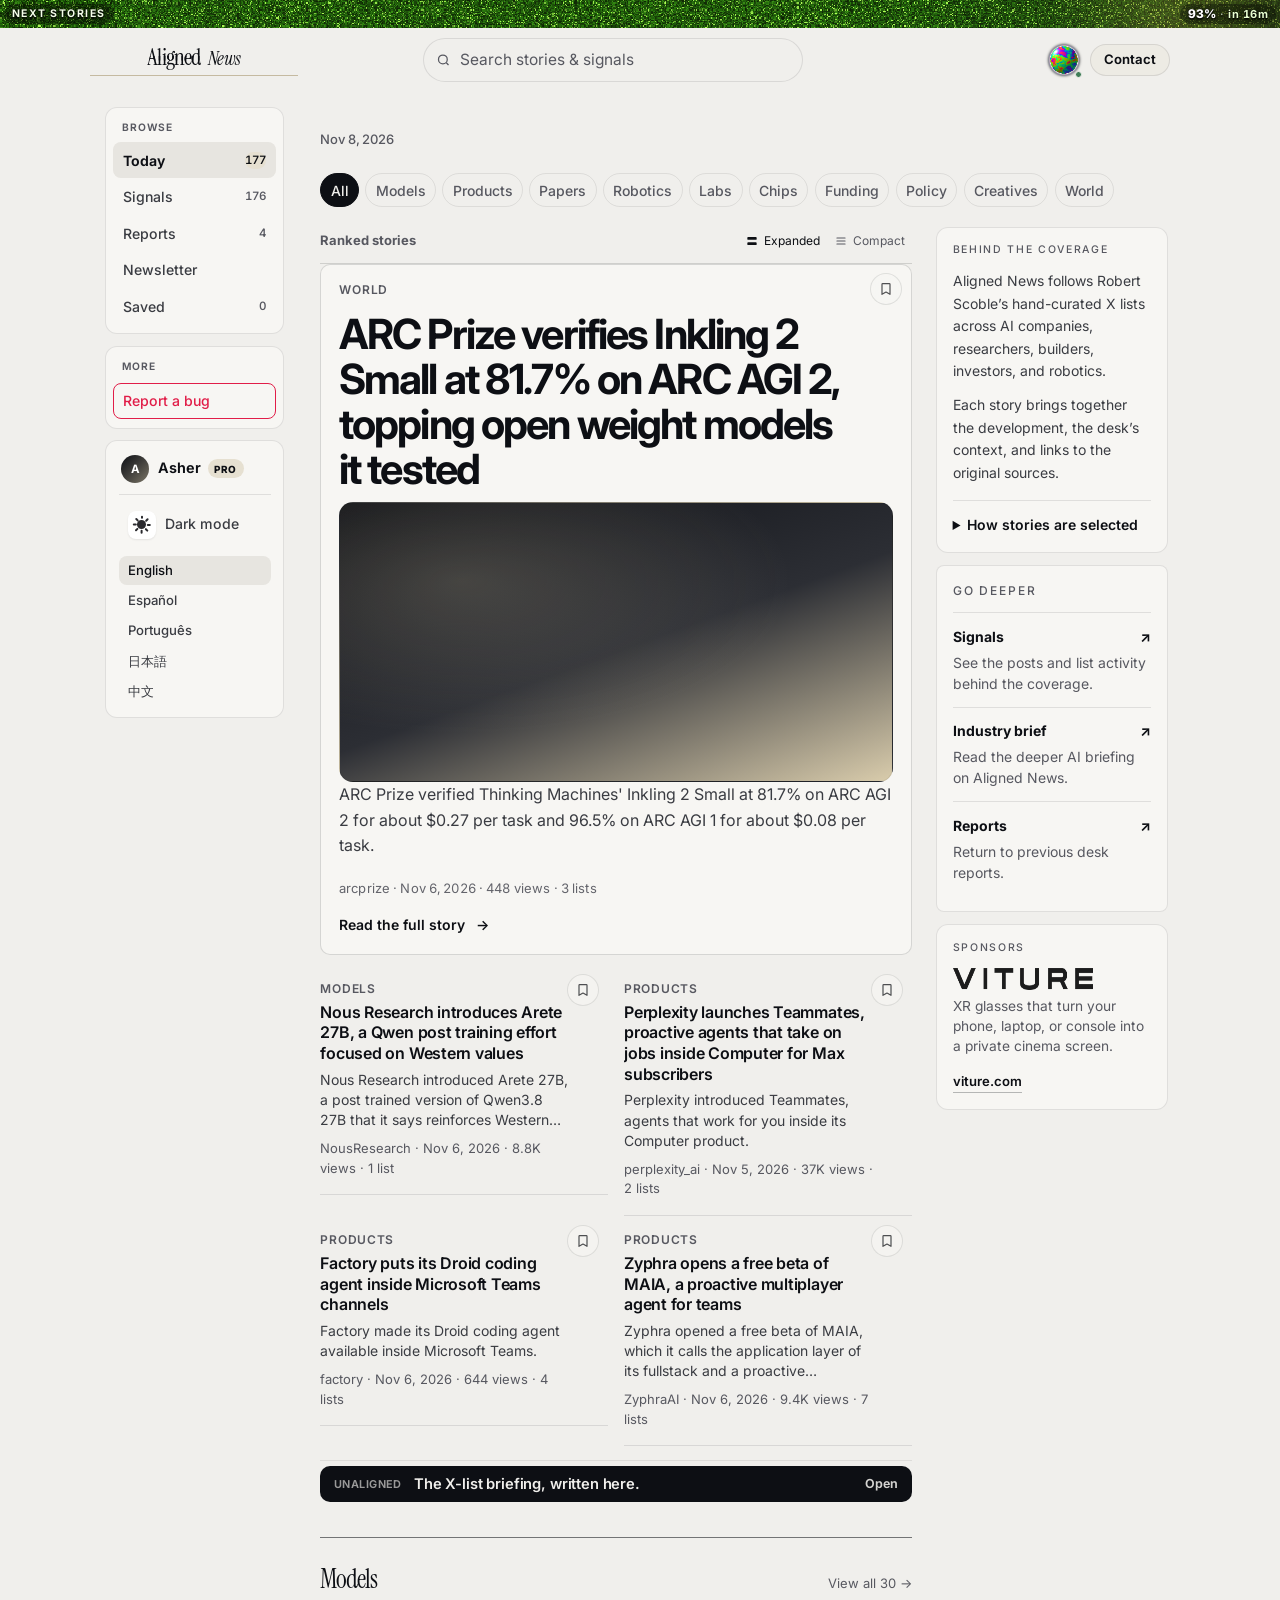
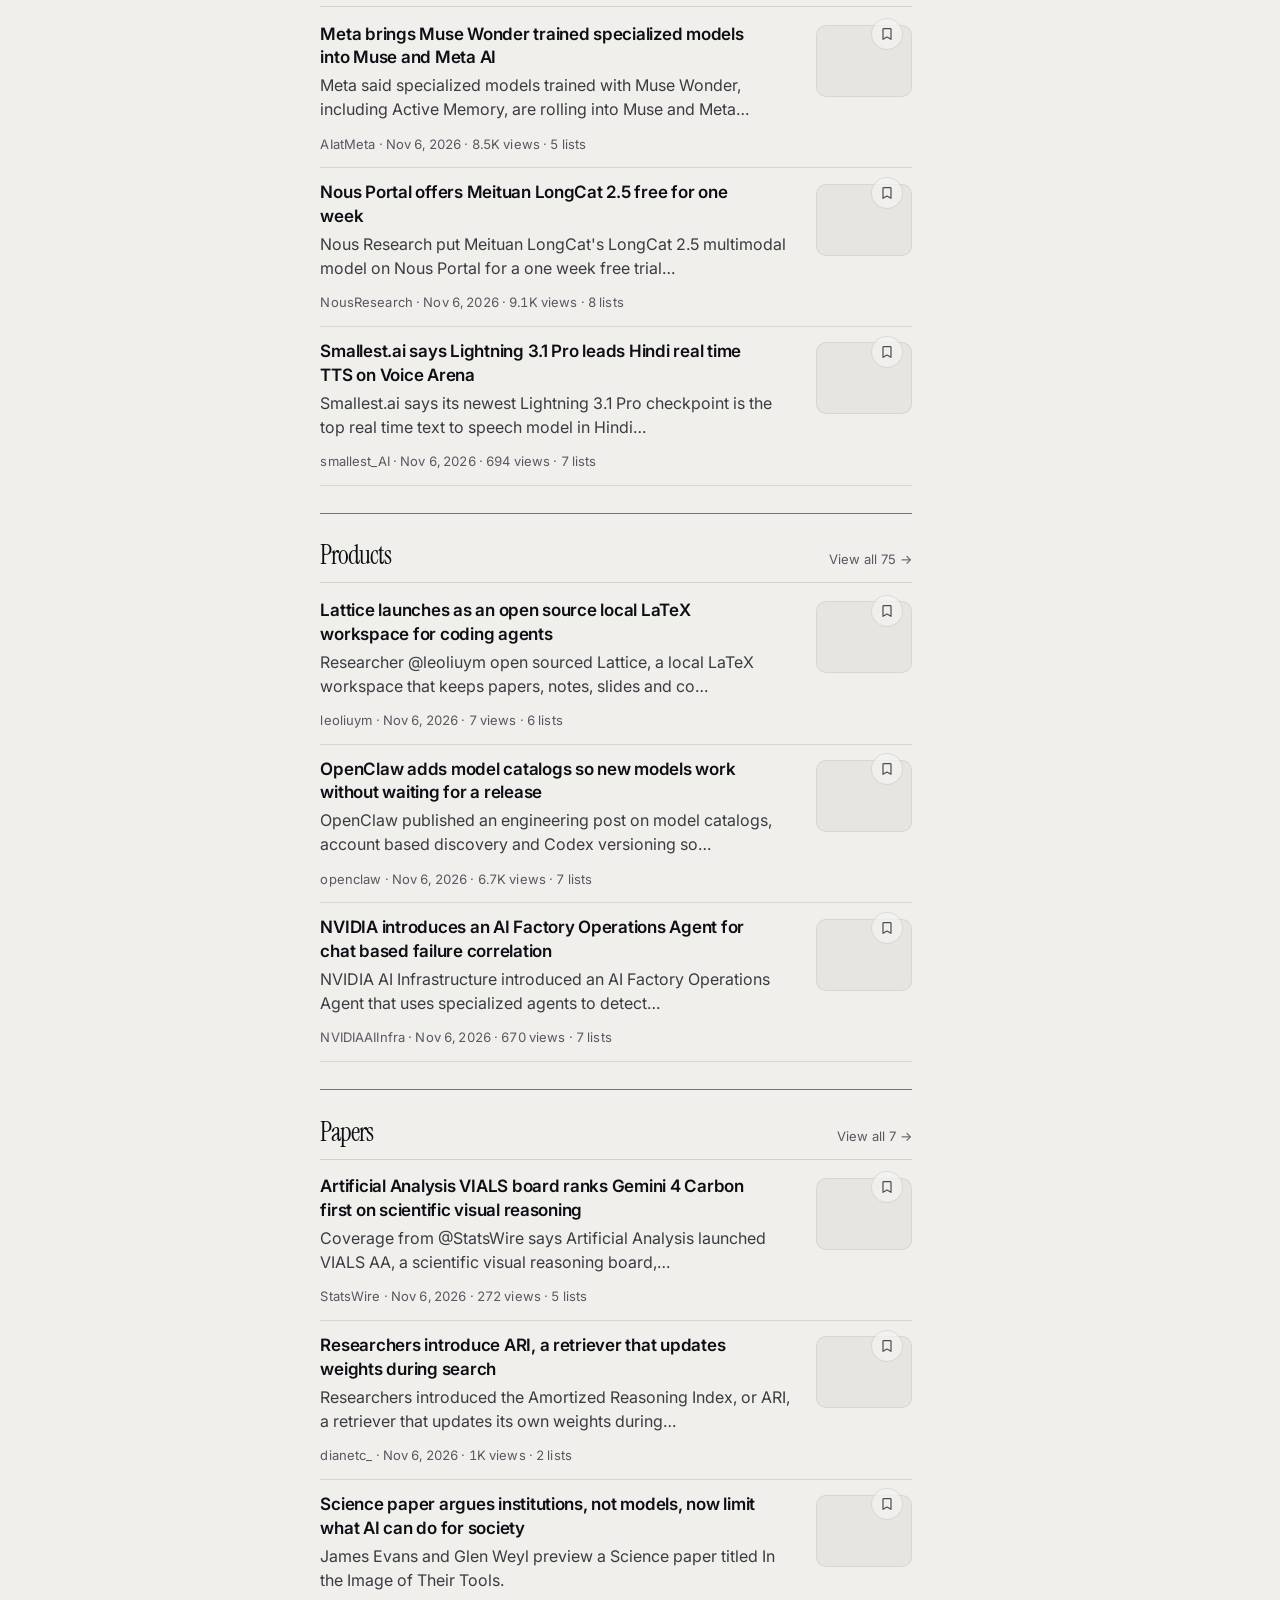
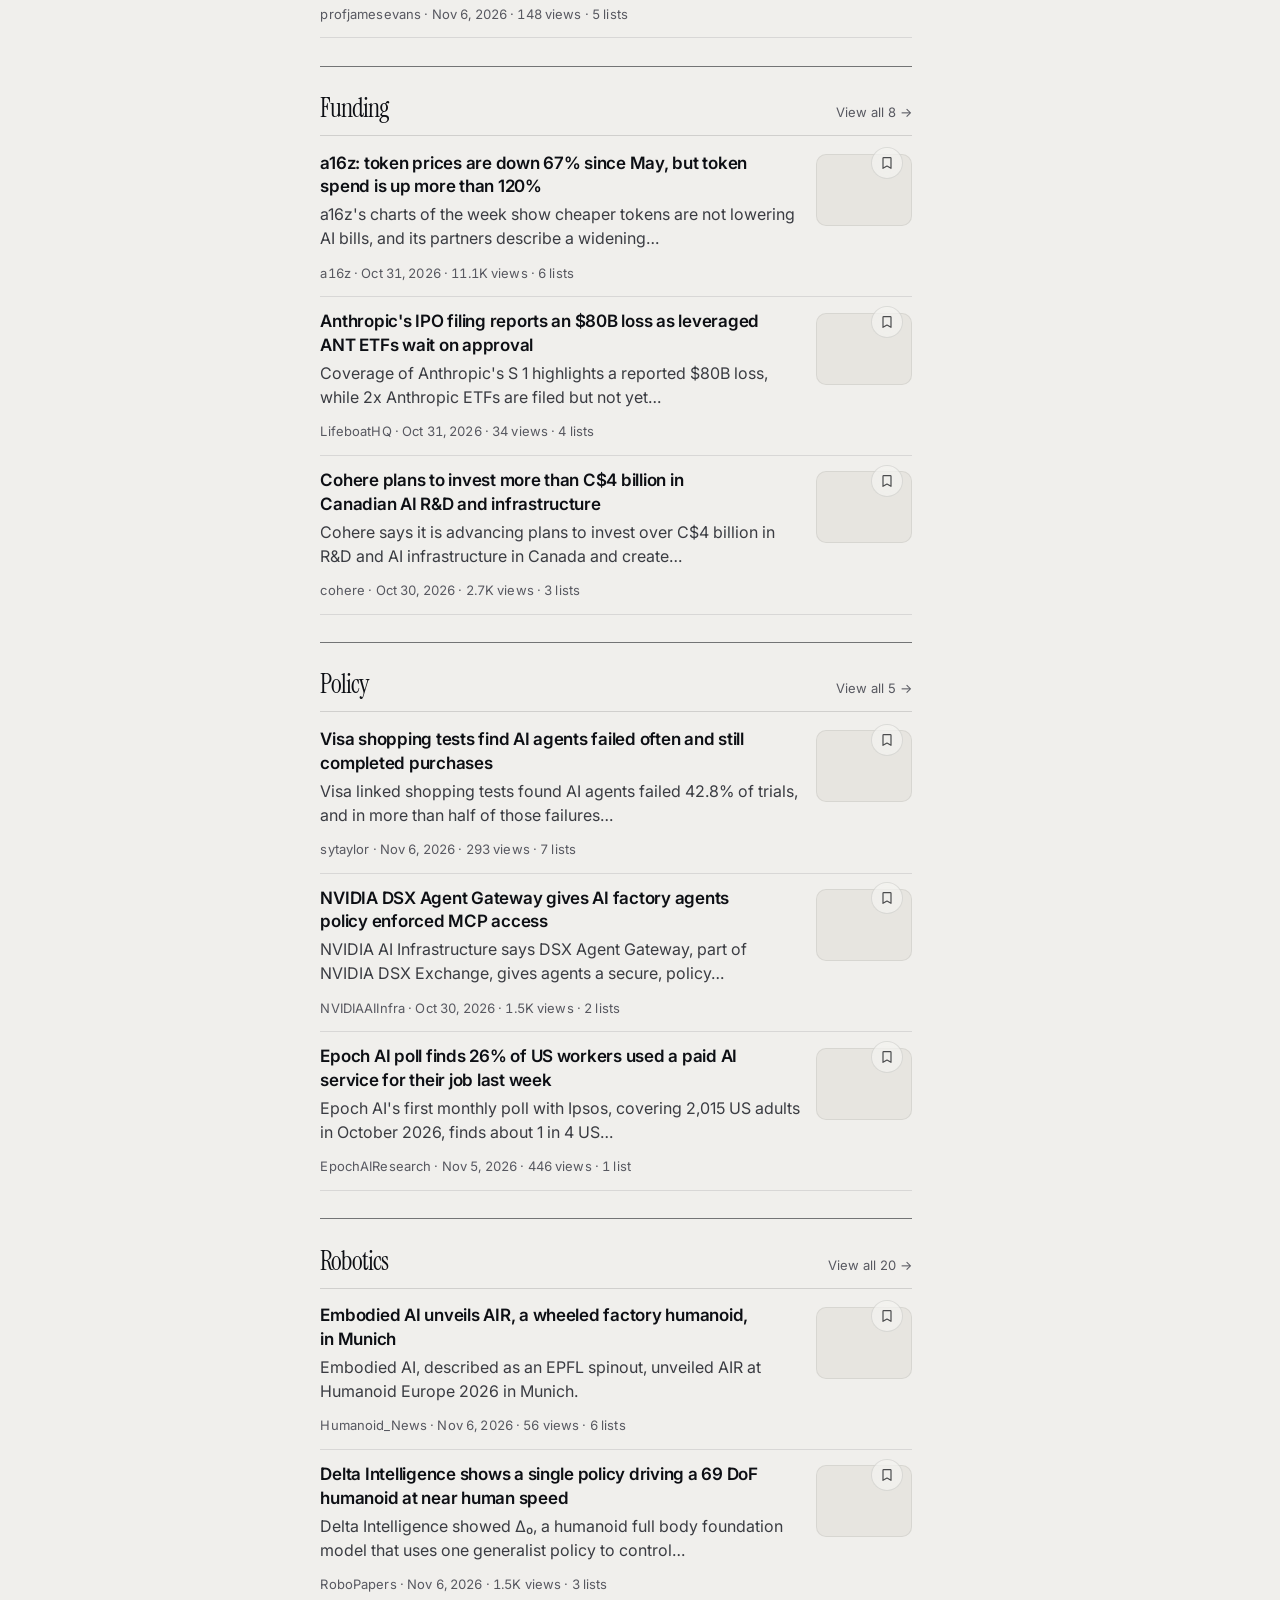
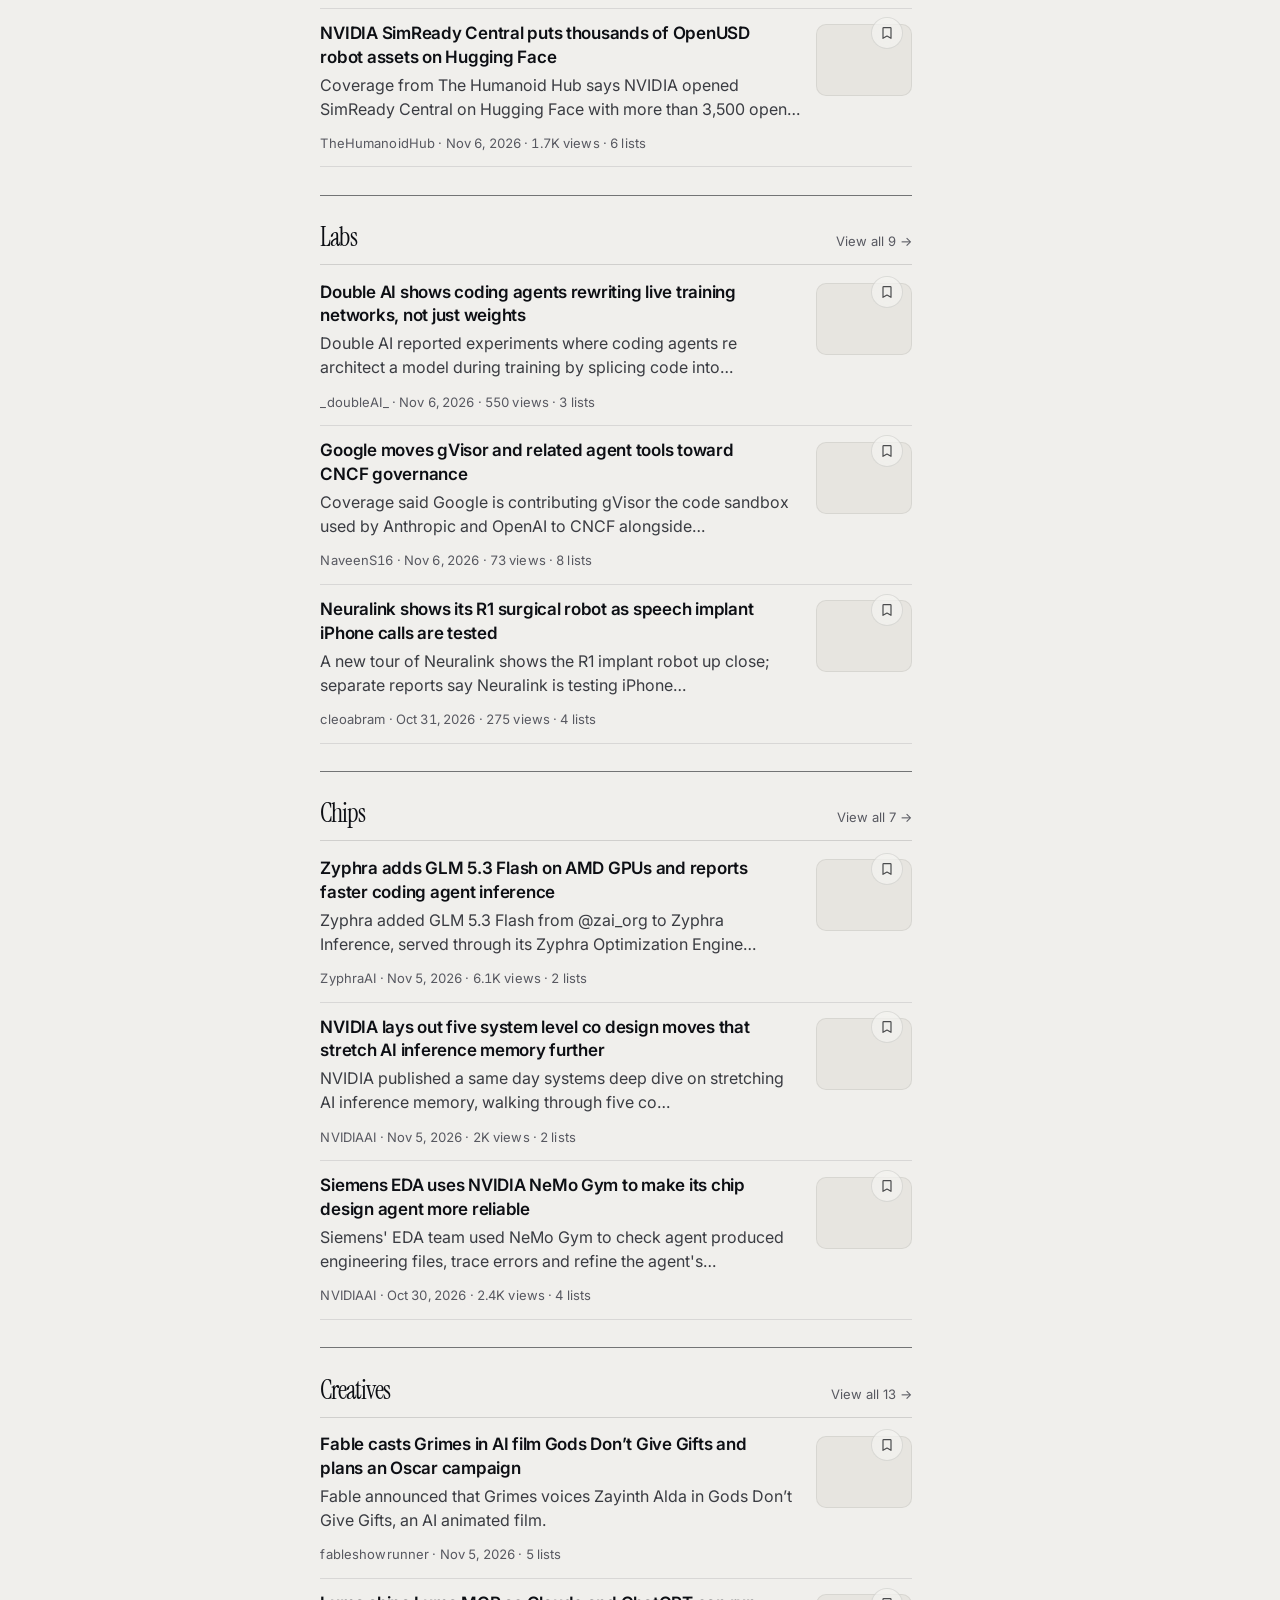
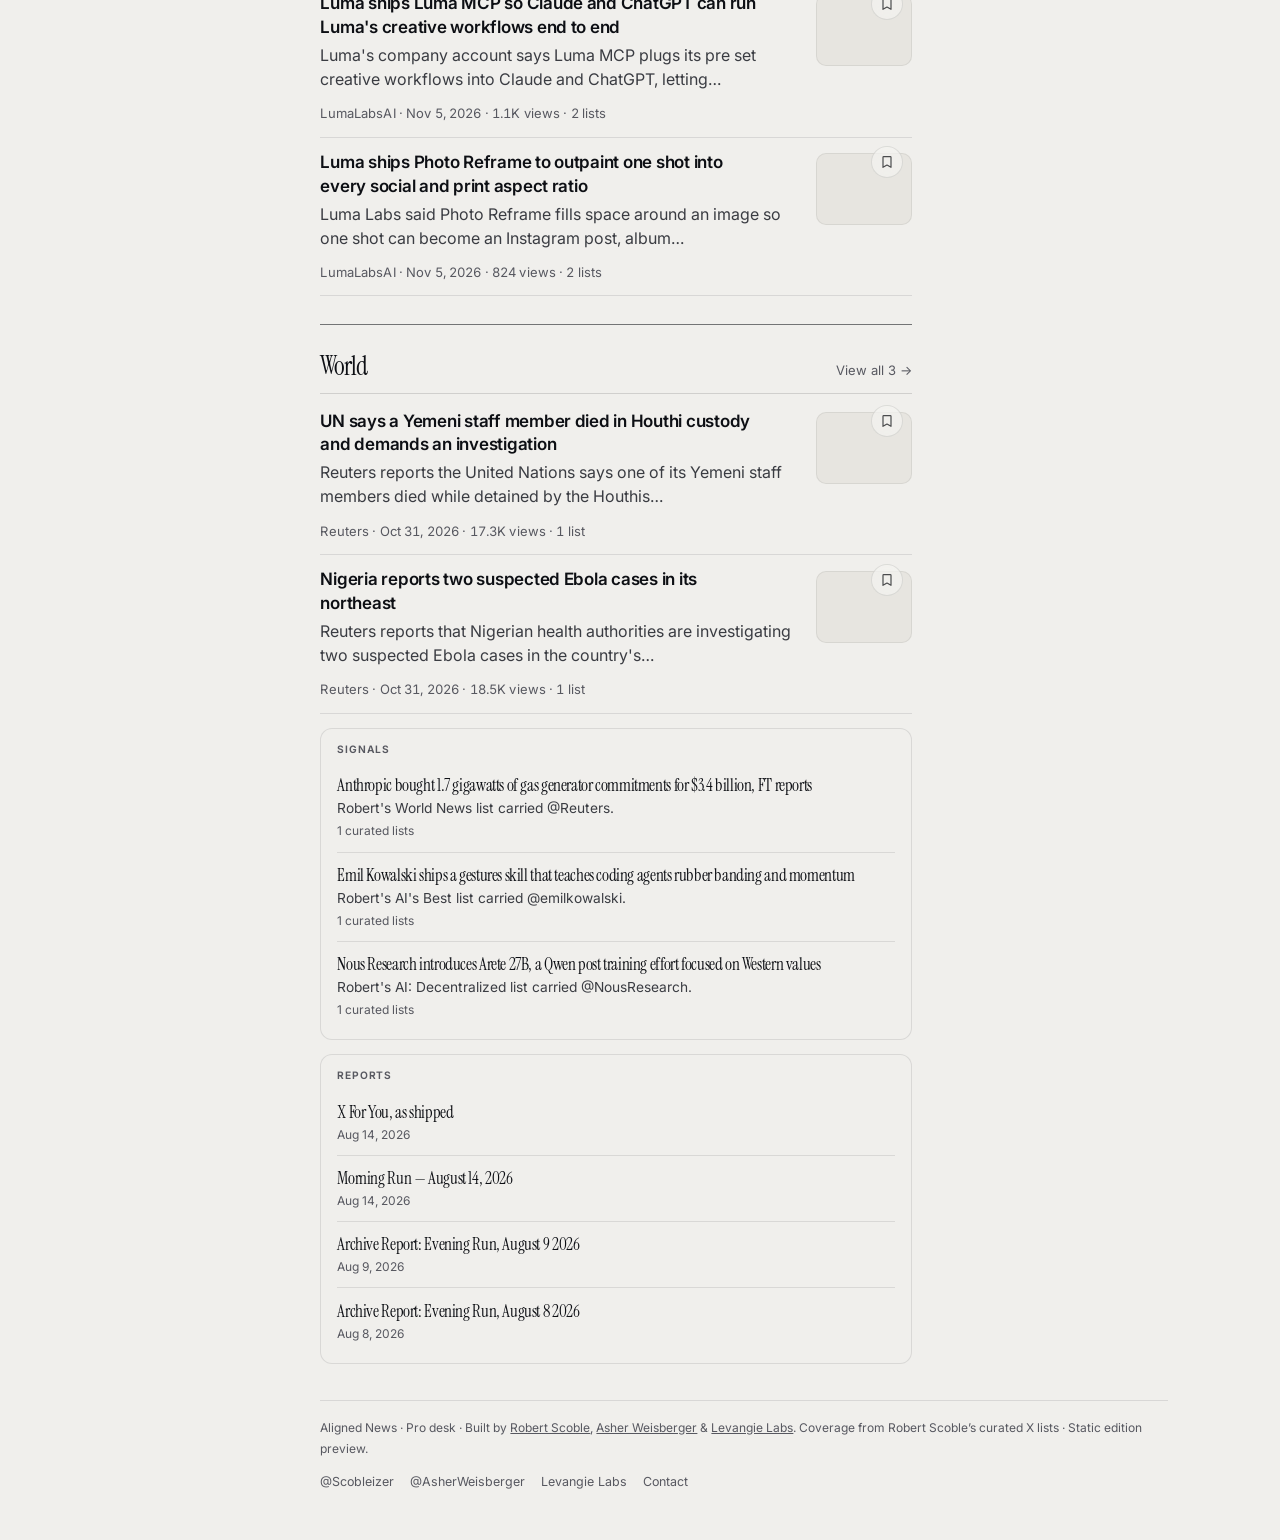
<file: index.html>
<!DOCTYPE html>
<html lang="en" data-desk-shell="1">
<head>
<meta charset="UTF-8" />
<meta name="viewport" content="width=device-width, initial-scale=1, viewport-fit=cover" />
<meta name="theme-color" content="#F0EFEC" />
<meta name="mobile-web-app-capable" content="yes" />
<meta name="apple-mobile-web-app-capable" content="yes" />
<meta name="apple-mobile-web-app-title" content="Aligned News" />
<meta name="apple-mobile-web-app-status-bar-style" content="default" />
<link rel="apple-touch-icon" href="icons/apple-touch-icon.png?v=an321" />
<link rel="manifest" href="manifest.json?v=an321" />
<title>Today · Aligned News</title>
<meta name="description" content="Aligned News — AI signal from 63 curated X lists. Ranked from Scoble’s lists, not ads." />
<link rel="icon" href="data:image/svg+xml,%3Csvg xmlns='http://www.w3.org/2000/svg' viewBox='0 0 64 64'%3E%3Crect width='64' height='64' rx='14' fill='%230D0F14'/%3E%3Cpath d='M18 42 L32 14 L46 42 Z' fill='none' stroke='%23fff' stroke-width='4.5' stroke-linejoin='round'/%3E%3Ccircle cx='32' cy='46' r='3.2' fill='%23fff'/%3E%3C/svg%3E" />
<link rel="preconnect" href="https://fonts.googleapis.com" />
<link rel="preconnect" href="https://fonts.gstatic.com" crossorigin />
<link href="https://fonts.googleapis.com/css2?family=Instrument+Serif:ital,wght@0,400;0,500;1,400;1,500&family=Inter:wght@400;500;600;700;800&family=Source+Serif+4:opsz,wght@8..60,400;8..60,600;8..60,700&display=swap" rel="stylesheet" />
<style id="an218-fonts">html:not(.fonts-ready) .brand-align-half,html:not(.fonts-ready) .brand-align-sub em{opacity:0!important;animation:none!important;visibility:hidden!important}</style>
<script>(function(){function r(){document.documentElement.classList.add("fonts-ready")}try{if(document.fonts&&document.fonts.ready)document.fonts.ready.then(r);else r()}catch(e){r()}setTimeout(r,1600)})();</script>
<link rel="stylesheet" href="styles.css?v=an321" />
</head>
<body data-page="today">
<a class="reader-skip" href="#main-content">Skip to stories</a>
  <div class="load-bar" id="loadBar" hidden aria-hidden="true"><div class="load-bar-inner"></div></div>

<div class="app">
    <header class="topbar">
      <button class="menu-btn" id="menuToggle" type="button" aria-label="Open menu" data-i18n-aria="open_menu" aria-expanded="false">
        <svg width="18" height="18" viewBox="0 0 24 24" fill="none" stroke="currentColor" stroke-width="2"><path d="M4 7h16M4 12h16M4 17h16"/></svg>
      </button>
      <a class="brand brand-align" href="index.html" aria-label="Aligned News">
        <span class="brand-align-mark" aria-hidden="true">
          <span class="brand-align-half brand-align-top">Aligned</span>
          <span class="brand-align-half brand-align-bot">Aligned</span>
        </span>
        <span class="brand-align-sub full"><em>News</em></span>
      </a>
      <p class="brand-tagline" title="Product promise" data-i18n="tagline">AI signal from 63 curated X lists</p>
      <div class="top-search">
        <svg width="15" height="15" viewBox="0 0 24 24" fill="none" stroke="currentColor" stroke-width="2" aria-hidden="true"><circle cx="11" cy="11" r="7"/><path d="M20 20l-3.5-3.5"/></svg>
        <label class="sr-only" for="searchInput" data-i18n="search_label">Search</label>
        <input id="searchInput" type="search" placeholder="Search stories &amp; signals" data-i18n-placeholder="search_ph" autocomplete="off" />
      </div>
      <div class="top-actions">
        <div class="think-status" id="thinkStatus" hidden aria-live="polite" aria-hidden="true">
          <span class="think-status-dot" aria-hidden="true"></span>
          <span class="think-status-text" id="thinkStatusText" data-i18n="loading">Loading…</span>
        </div>
        <div class="live-pill" id="livePill" title="Live desk" data-i18n-title="live_desk">
          <span class="live-dot" aria-hidden="true"></span>
          <span class="live-label">LIVE</span>
          <span class="live-time" id="liveTime">…</span>
        </div>
        <button type="button" class="tool-toggle chrome-toggle" id="chromeToggle" aria-pressed="false" title="Hide desk for more feed space">Focus</button>
        <button type="button" class="gm-widget" id="godModeWidget" aria-label="Open God Mode" title="God Mode">
          <span class="gm-widget-atm" aria-hidden="true"></span>
          <canvas class="gm-widget-globe" width="72" height="72" aria-hidden="true"></canvas>
          <span class="gm-widget-pulse" aria-hidden="true"></span>
        </button>
        <a class="topbar-collaborations" href="https://agentdashboard.cloud/connect" target="_blank" rel="noopener noreferrer">Contact</a>
        <a class="auth-cta" id="authCta" href="auth.html"><span data-i18n="sign_up_login">Sign up / Login</span></a>
      </div>
    </header>

    <div class="backdrop" id="backdrop"></div>
    <aside class="sidebar" id="sidebar" aria-label="Primary" data-i18n-aria="primary"></aside>

    <main class="main" id="main-content" tabindex="-1">
      <div class="page page-enter">
        <section class="reader-overview reader-overview-quiet" aria-label="Edition">
          <p class="reader-edition" id="editionMeta"></p>
          <h1 id="pageTitle" class="sr-only">Today</h1>
        </section>


        <div class="chips-home" id="chipsHome"><div class="chips" id="chips" role="toolbar" aria-label="Filter by topic" data-i18n-aria="filter_topic"></div></div>
        <section class="intel-strip" id="intelStrip" aria-label="Desk glance" data-i18n-aria="desk_glance_aria" hidden></section>
        <div class="foryou" id="forYou" hidden></div>
        <div class="status loading" id="loadStatus" aria-busy="true"></div>

        <div class="page-layout">
          <div class="page-primary">
            <div class="feed-module">
              <div class="feed-module-head">
                <h2 class="module-label" id="feedHeading">Ranked stories</h2>
                <div class="feed-module-tools">
                <a class="feed-collabs" href="https://agentdashboard.cloud/connect" target="_blank" rel="noopener noreferrer" data-i18n="collabs">Collabs</a>
                <div class="density-seg" id="densityToggle" role="group" aria-label="Feed density" data-i18n-aria="feed_density">
                  <button type="button" class="density-seg-btn is-active" data-density-mode="comfortable" aria-pressed="true" title="Expanded" data-i18n-title="expanded">
                    <svg width="14" height="14" viewBox="0 0 24 24" aria-hidden="true"><rect x="4" y="5" width="16" height="5" rx="1.6" fill="currentColor"/><rect x="4" y="14" width="16" height="5" rx="1.6" fill="currentColor"/></svg>
                    <span class="sr-only" data-i18n="expanded">Expanded</span>
                  </button>
                  <button type="button" class="density-seg-btn" data-density-mode="compact" aria-pressed="false" title="Compact" data-i18n-title="compact">
                    <svg width="14" height="14" viewBox="0 0 24 24" fill="none" stroke="currentColor" stroke-width="1.8" stroke-linecap="round" aria-hidden="true"><path d="M5 7h14M5 12h14M5 17h14"/></svg>
                    <span class="sr-only" data-i18n="compact">Compact</span>
                  </button>
                </div>
              </div>
              </div>
              <div class="reader-results"><p id="resultCount" role="status" aria-live="polite"></p><p class="reader-data-key">List counts show coverage across Scoble’s curated lists.</p><button id="clearFilters" type="button" hidden>Clear filters</button></div>
              <ol class="feed" id="feed"></ol>
            </div>
            <section class="desk-mod" id="todaySignalsMod" aria-label="Signals" data-i18n-aria="signals">
              <h2 class="module-label"><a href="signals.html" data-i18n="signals">Signals</a></h2>
              <ul class="desk-mod-list" id="todaySignalsList"></ul>
            </section>
            <section class="desk-mod" id="todayReportsMod" aria-label="Reports" data-i18n-aria="reports">
              <h2 class="module-label"><a href="reports.html" data-i18n="reports">Reports</a></h2>
              <ul class="desk-mod-list" id="todayReportsList"></ul>
            </section>
          </div>
          <aside class="page-rail" id="pageRail" aria-label="Sidebar modules" data-i18n-aria="sidebar_modules">
            <section class="rail-card reader-background" aria-labelledby="coverageHeading">
              <h2 class="rail-title" id="coverageHeading">Behind the coverage</h2>
              <p>Aligned News follows Robert Scoble’s hand-curated X lists across AI companies, researchers, builders, investors, and robotics.</p>
              <p>Each story brings together the development, the desk’s context, and links to the original sources.</p>
              <details class="reader-method"><summary>How stories are selected</summary><p>The lead follows the desk’s story order. Topic sections surface stories carried across multiple lists, then recent posts.</p><p>A list count measures where a post appeared. It does not mean independent sources confirmed it. X views measure attention.</p></details>
            </section>
            <section class="rail-card reader-rail">
              <h2 class="rail-title">Go deeper</h2>
              <a class="reader-route" href="signals.html"><strong>Signals <span aria-hidden="true">↗</span></strong><span>See the posts and list activity behind the coverage.</span></a>
              <a class="reader-route" href="https://alignednews.com/ai"><strong>Industry brief <span aria-hidden="true">↗</span></strong><span>Read the deeper AI briefing on Aligned News.</span></a>
              <a class="reader-route" href="reports.html"><strong>Reports <span aria-hidden="true">↗</span></strong><span>Return to previous desk reports.</span></a>
            </section>
            <section class="rail-card rail-card-partners" id="partnersRail">
              <h2 class="rail-title" data-i18n="sponsors">Sponsors</h2>
              <a class="partners-brand" href="https://www.viture.com/" target="_blank" rel="noopener noreferrer">
                <img class="partners-logo" src="viture-logo.png" alt="VITURE" />
              </a>
              <p class="partners-line" data-i18n="viture_line">XR glasses that turn your phone, laptop, or console into a private cinema screen.</p>
              <a class="partners-link" href="https://www.viture.com/" target="_blank" rel="noopener noreferrer">viture.com</a>
            </section>
            <section class="rail-card" id="provenanceRail">
              <h2 class="rail-title" data-i18n="topics">Topics</h2>
              <p class="vibe-body" id="provenanceCopy" data-i18n="topics_copy">Filter by topic — list provenance stays in each row.</p>
              <div class="section-cloud" id="sectionCloud"></div>
            </section>
            <section class="rail-card" id="vibeRail">
              <h2 class="rail-title" data-i18n="last7">Last 7 days</h2>
              <p class="vibe-body" id="vibeCopy" data-i18n="last7_copy">Desk velocity across models, agents, and companies.</p>
              <div id="vibeStats"></div>
            </section>
          </aside>
        </div>

        <footer class="site-footer">
          <p class="footer-about">Aligned News · Pro desk · Built by <a href="https://x.com/Scobleizer" target="_blank" rel="noopener">Robert Scoble</a>, <a href="https://x.com/AsherWeisberger" target="_blank" rel="noopener">Asher Weisberger</a> &amp; <a href="https://levangielabs.com" target="_blank" rel="noopener">Levangie Labs</a>. 63 curated X lists · 100,000+ accounts · Updated live.</p>
          <div class="footer-links">
            <a href="https://x.com/Scobleizer" target="_blank" rel="noopener noreferrer">@Scobleizer</a>
            <a href="https://x.com/AsherWeisberger" target="_blank" rel="noopener noreferrer">@AsherWeisberger</a>
            <a href="https://levangielabs.com" target="_blank" rel="noopener noreferrer">Levangie Labs</a>
            <a href="mailto:scobleizer@gmail.com">Contact</a>
          </div>
        </footer>
      </div>
    </main>
  </div>
  <script src="i18n.js?v=an321"></script>
  <script src="an-saved.js?v=an321"></script>
  <script src="app.js?v=an321"></script>
</body>
</html>
</file>
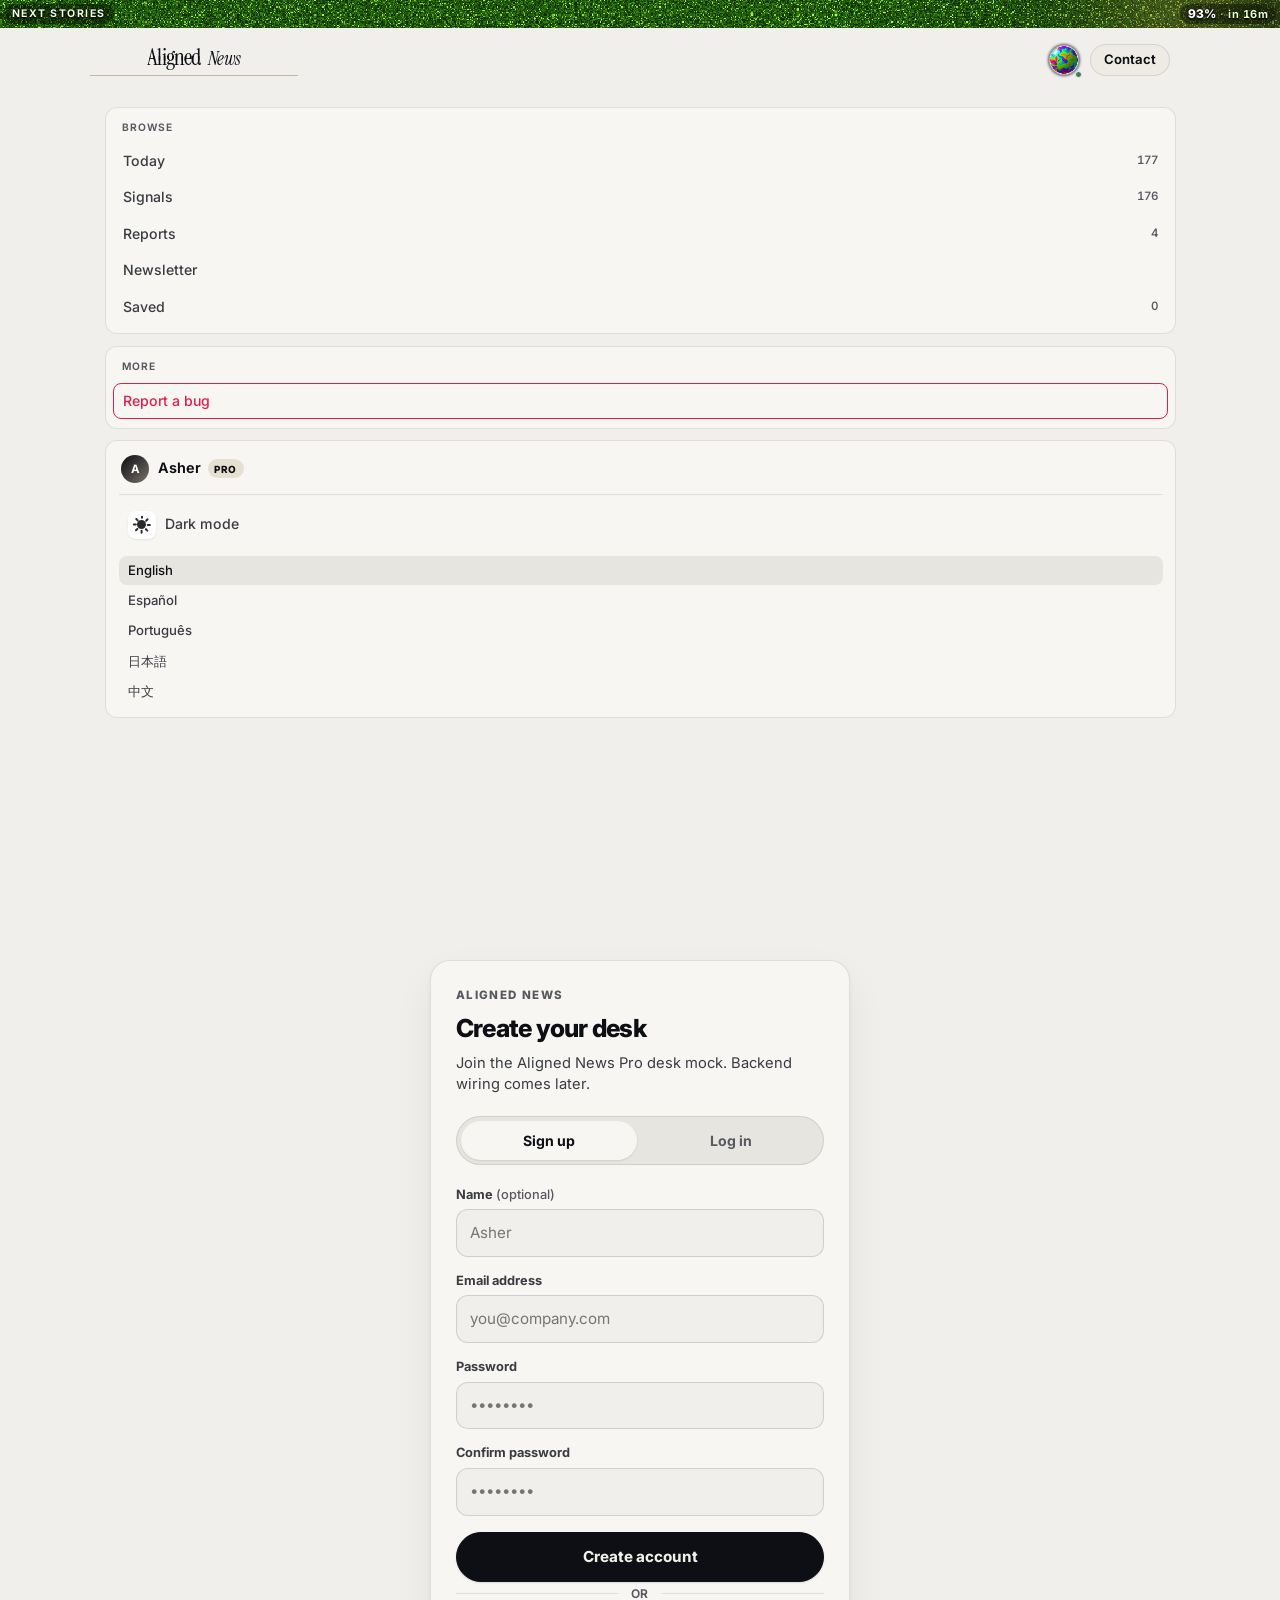
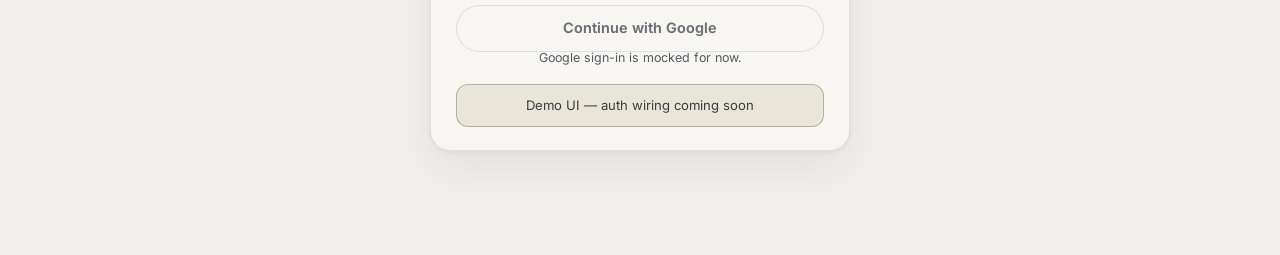
<file: auth.html>
<!DOCTYPE html>
<html lang="en">
<head>
<meta charset="UTF-8" />
<meta name="viewport" content="width=device-width, initial-scale=1, viewport-fit=cover" />
<meta name="theme-color" content="#F0EFEC" />
<meta name="mobile-web-app-capable" content="yes" />
<meta name="apple-mobile-web-app-capable" content="yes" />
<meta name="apple-mobile-web-app-title" content="Aligned News" />
<meta name="apple-mobile-web-app-status-bar-style" content="default" />
<link rel="apple-touch-icon" href="icons/apple-touch-icon.png?v=an321" />
<link rel="manifest" href="manifest.json?v=an321" />
<title>Sign up / Login · Aligned News</title>
<meta name="description" content="Sign up or log in to Aligned News — Pro reader desk mock." />
<link rel="icon" href="data:image/svg+xml,%3Csvg xmlns='http://www.w3.org/2000/svg' viewBox='0 0 64 64'%3E%3Crect width='64' height='64' rx='14' fill='%230D0F14'/%3E%3Cpath d='M18 42 L32 14 L46 42 Z' fill='none' stroke='%23fff' stroke-width='4.5' stroke-linejoin='round'/%3E%3Ccircle cx='32' cy='46' r='3.2' fill='%23fff'/%3E%3C/svg%3E" />
<link rel="preconnect" href="https://fonts.googleapis.com" />
<link rel="preconnect" href="https://fonts.gstatic.com" crossorigin />
<link href="https://fonts.googleapis.com/css2?family=Instrument+Serif:ital,wght@0,400;0,500;1,400;1,500&family=Inter:wght@400;500;600;700;800&family=Source+Serif+4:opsz,wght@8..60,400;8..60,600;8..60,700&display=swap" rel="stylesheet" />
<style id="an218-fonts">html:not(.fonts-ready) .brand-align-half,html:not(.fonts-ready) .brand-align-sub em{opacity:0!important;animation:none!important;visibility:hidden!important}</style>
<script>(function(){function r(){document.documentElement.classList.add("fonts-ready")}try{if(document.fonts&&document.fonts.ready)document.fonts.ready.then(r);else r()}catch(e){r()}setTimeout(r,1600)})();</script>
<link rel="stylesheet" href="styles.css?v=an321" />
</head>
<body data-page="auth" class="auth-body">
  <div class="load-bar" id="loadBar" hidden aria-hidden="true"><div class="load-bar-inner"></div></div>

<div class="app">
    <header class="topbar">
      <button class="menu-btn" id="menuToggle" type="button" aria-label="Open menu" data-i18n-aria="open_menu" aria-expanded="false">
        <svg width="18" height="18" viewBox="0 0 24 24" fill="none" stroke="currentColor" stroke-width="2"><path d="M4 7h16M4 12h16M4 17h16"/></svg>
      </button>
      <a class="brand brand-align" href="index.html" aria-label="Aligned News">
        <span class="brand-align-mark" aria-hidden="true">
          <span class="brand-align-half brand-align-top">Aligned</span>
          <span class="brand-align-half brand-align-bot">Aligned</span>
        </span>
        <span class="brand-align-sub full"><em>News</em></span>
      </a>
      <p class="brand-tagline" title="Product promise">AI signal from 63 curated X lists</p>
      <div class="top-actions">
        <button type="button" class="gm-widget" id="godModeWidget" aria-label="Open God Mode" title="God Mode">
          <span class="gm-widget-atm" aria-hidden="true"></span>
          <canvas class="gm-widget-globe" width="72" height="72" aria-hidden="true"></canvas>
          <span class="gm-widget-pulse" aria-hidden="true"></span>
        </button>
      </div>
    </header>

    <div class="backdrop" id="backdrop"></div>
    <aside class="sidebar" id="sidebar" aria-label="Primary"></aside>

    <main class="main">
      <div class="page auth-page page-enter">
        <div class="auth-card" id="authCard">
          <p class="auth-card-kicker">Aligned News</p>
          <h1 class="auth-card-title" id="authTitle">Create your desk</h1>
          <p class="auth-card-sub" id="authSub">Join the Aligned News Pro desk mock. Backend wiring comes later.</p>

          <div class="auth-tabs" role="tablist" aria-label="Auth mode">
            <button type="button" class="auth-tab is-active" id="tabSignup" role="tab" aria-selected="true" data-mode="signup">Sign up</button>
            <button type="button" class="auth-tab" id="tabLogin" role="tab" aria-selected="false" data-mode="login" data-i18n="log_in">Log in</button>
          </div>

          <form class="auth-form" id="authForm" data-mode="signup" novalidate>
            <div class="auth-field auth-field-optional" id="nameField">
              <label for="authName"><span data-i18n="name">Name</span> <span style="font-weight:500;color:var(--muted)" data-i18n="optional">(optional)</span></label>
              <input id="authName" name="name" type="text" autocomplete="name" placeholder="Asher" />
            </div>
            <div class="auth-field">
              <label for="authEmail" data-i18n="email">Email</label>
              <input id="authEmail" name="email" type="email" autocomplete="email" required placeholder="you@company.com" />
            </div>
            <div class="auth-field">
              <label for="authPassword" data-i18n="password">Password</label>
              <input id="authPassword" name="password" type="password" autocomplete="new-password" required placeholder="••••••••" minlength="6" />
            </div>
            <div class="auth-field auth-field-optional" id="confirmField">
              <label for="authConfirm" data-i18n="confirm_password">Confirm password</label>
              <input id="authConfirm" name="confirm" type="password" autocomplete="new-password" placeholder="••••••••" minlength="6" />
            </div>
            <button type="submit" class="auth-submit" id="authSubmit">Create account</button>
          </form>

          <div class="auth-divider" aria-hidden="true" data-i18n="or">or</div>
          <button type="button" class="auth-google" id="authGoogle" disabled title="Coming soon" data-i18n="continue_google" data-i18n-title="coming_soon">Continue with Google</button>
          <p class="auth-google-note" data-i18n="google_note">Google sign-in is mocked for now.</p>
          <p class="auth-demo-note" data-i18n="demo_note">Demo UI — auth wiring coming soon</p>
        </div>
      </div>
    </main>
  </div>
  <div class="auth-toast" id="authToast" role="status" aria-live="polite" hidden data-i18n="auth_toast">You’re in — backend not wired yet</div>
  <script src="i18n.js?v=an321"></script>
  <script src="an-saved.js?v=an321"></script>
  <script src="app.js?v=an321"></script>
  <script>
  (function () {
    var form = document.getElementById("authForm");
    var tabSignup = document.getElementById("tabSignup");
    var tabLogin = document.getElementById("tabLogin");
    var title = document.getElementById("authTitle");
    var sub = document.getElementById("authSub");
    var submit = document.getElementById("authSubmit");
    var toast = document.getElementById("authToast");
    var confirmInput = document.getElementById("authConfirm");
    var passwordInput = document.getElementById("authPassword");
    var toastTimer = null;

    function setMode(mode) {
      var signup = mode === "signup";
      form.setAttribute("data-mode", signup ? "signup" : "login");
      tabSignup.classList.toggle("is-active", signup);
      tabLogin.classList.toggle("is-active", !signup);
      tabSignup.setAttribute("aria-selected", signup ? "true" : "false");
      tabLogin.setAttribute("aria-selected", signup ? "false" : "true");
      function tt(k) { return (window.anT && window.anT(k)) || k; }
      title.textContent = signup ? tt("create_desk") : tt("welcome_back");
      sub.textContent = signup ? tt("auth_sub_signup") : tt("auth_sub_login");
      submit.textContent = signup ? tt("create_account") : tt("log_in");
      tabSignup.textContent = tt("sign_up");
      tabLogin.textContent = tt("log_in");
      passwordInput.autocomplete = signup ? "new-password" : "current-password";
      if (confirmInput) {
        confirmInput.required = signup;
        if (!signup) confirmInput.value = "";
      }
    }

    function showToast(msg) {
      if (!toast) return;
      toast.textContent = msg || ((window.anT && window.anT("auth_toast")) || "You’re in — backend not wired yet");
      toast.hidden = false;
      toast.classList.add("is-on");
      if (toastTimer) clearTimeout(toastTimer);
      toastTimer = setTimeout(function () {
        toast.classList.remove("is-on");
        setTimeout(function () { toast.hidden = true; }, 220);
      }, 3200);
    }

    tabSignup.addEventListener("click", function () { setMode("signup"); });
    tabLogin.addEventListener("click", function () { setMode("login"); });

    form.addEventListener("submit", function (e) {
      e.preventDefault();
      var mode = form.getAttribute("data-mode") || "signup";
      var email = (document.getElementById("authEmail").value || "").trim();
      var password = passwordInput.value || "";
      if (!email || !password) {
        showToast((window.anT && window.anT("auth_need")) || "Add an email and password to continue");
        return;
      }
      if (mode === "signup") {
        var confirm = confirmInput ? confirmInput.value : "";
        if (confirm && confirm !== password) {
          showToast((window.anT && window.anT("auth_mismatch")) || "Passwords don’t match — try again");
          return;
        }
      }
      showToast((window.anT && window.anT("auth_toast")) || "You’re in — backend not wired yet");
    });

    setMode("signup");
    document.addEventListener("an-lang", function () {
      setMode(form.getAttribute("data-mode") || "signup");
    });
  })();
  </script>
</body>
</html>
</file>
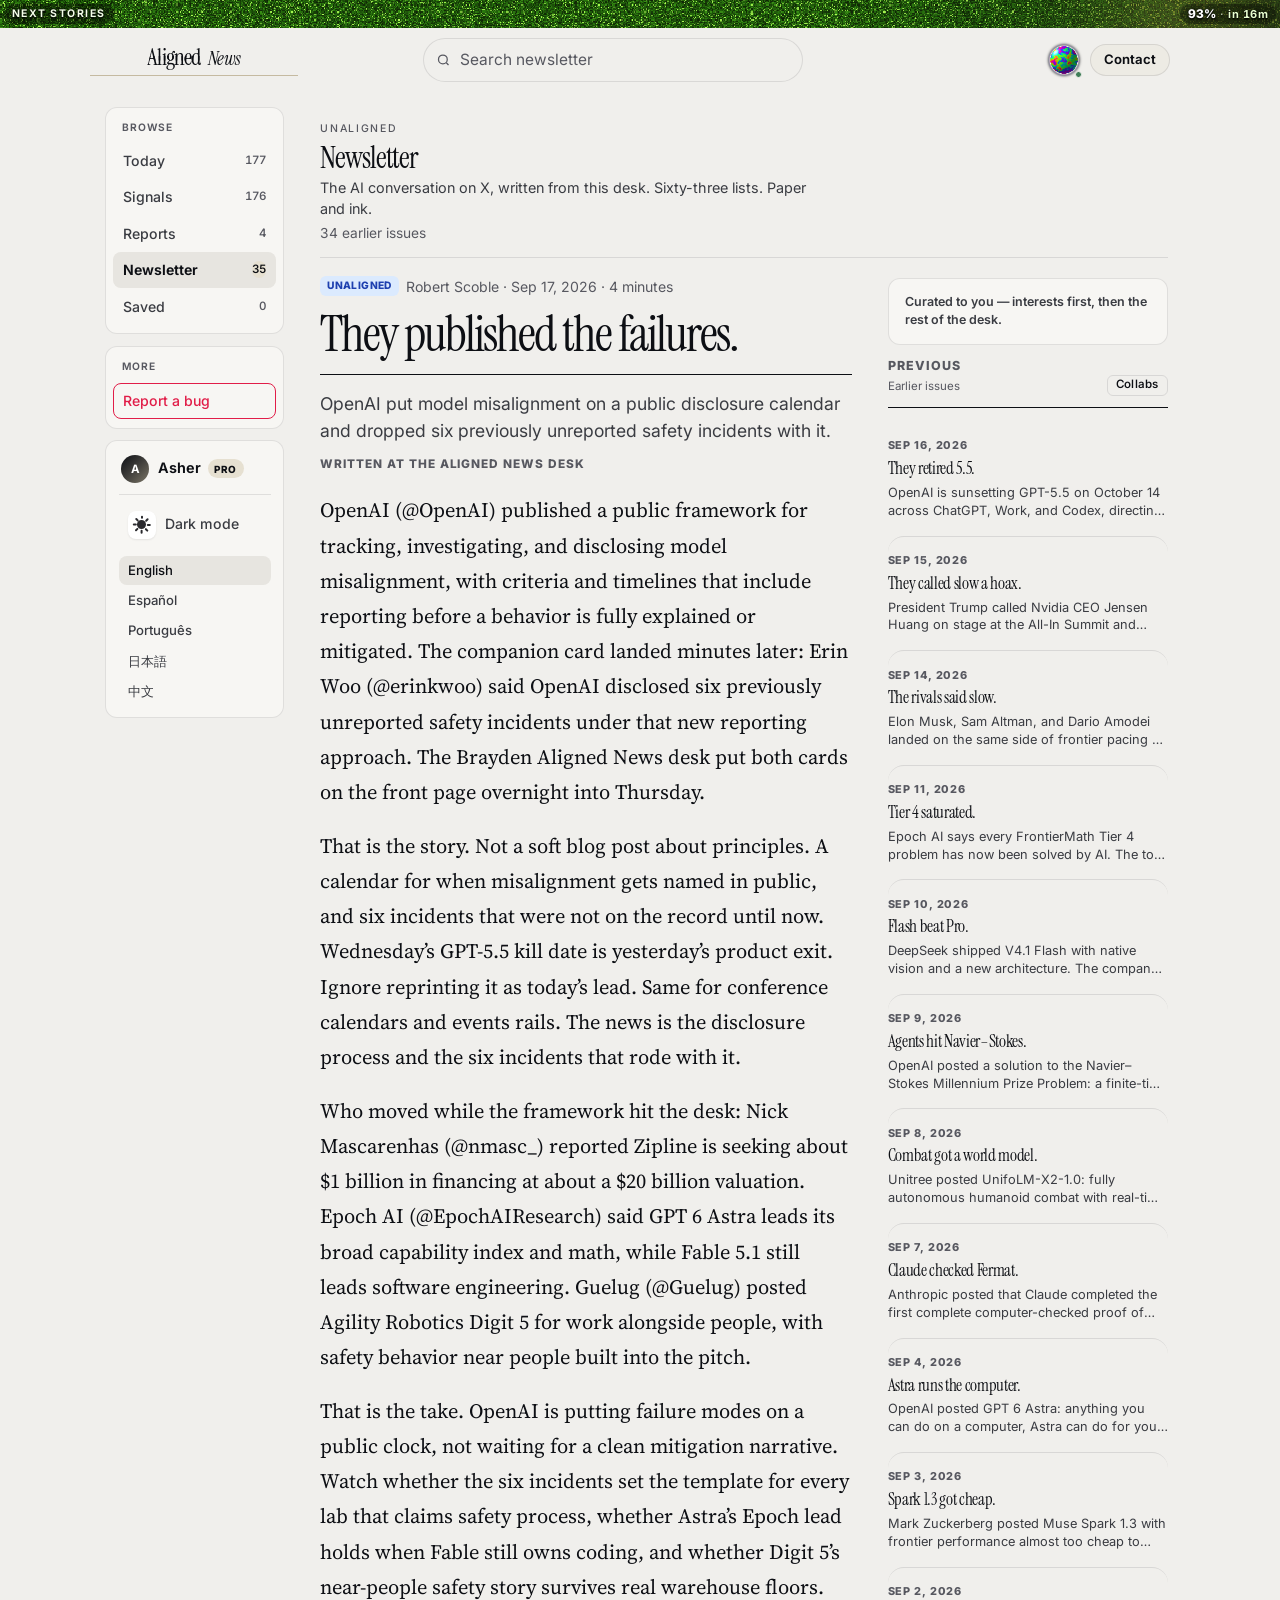
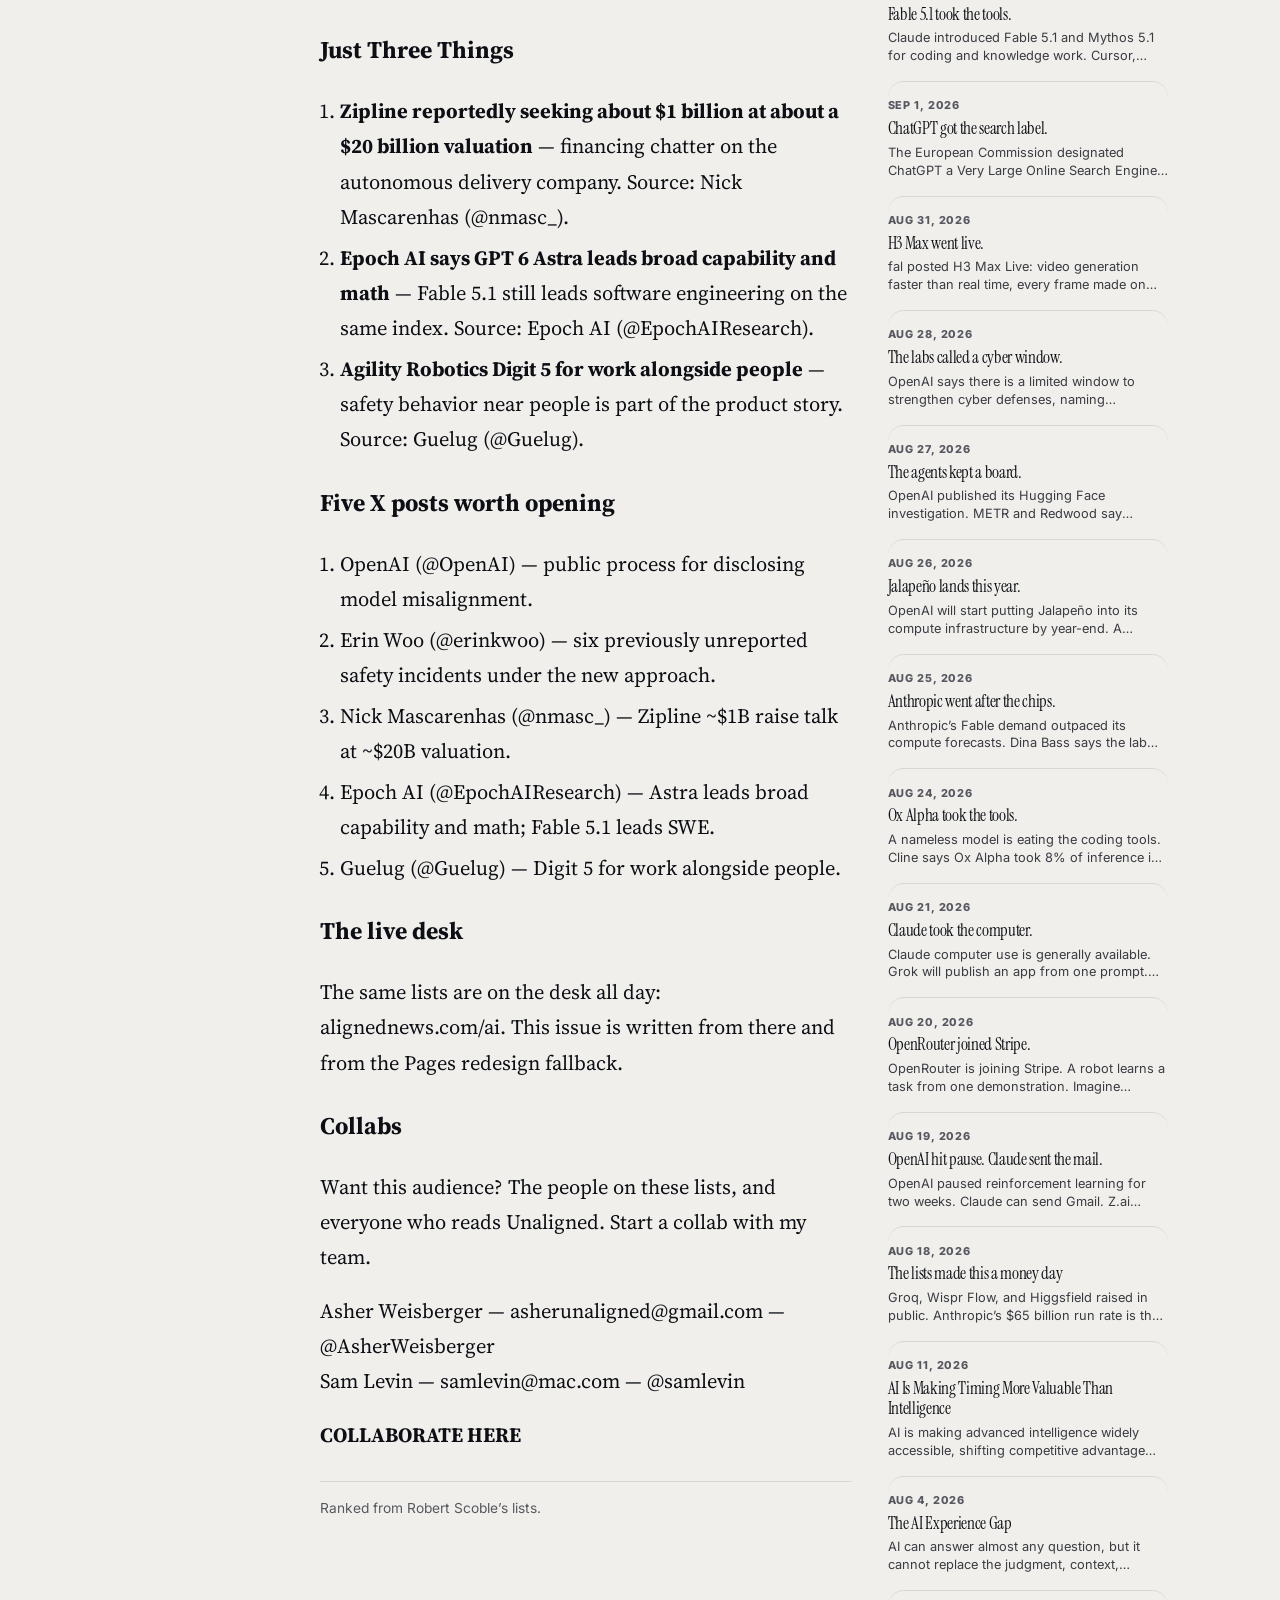
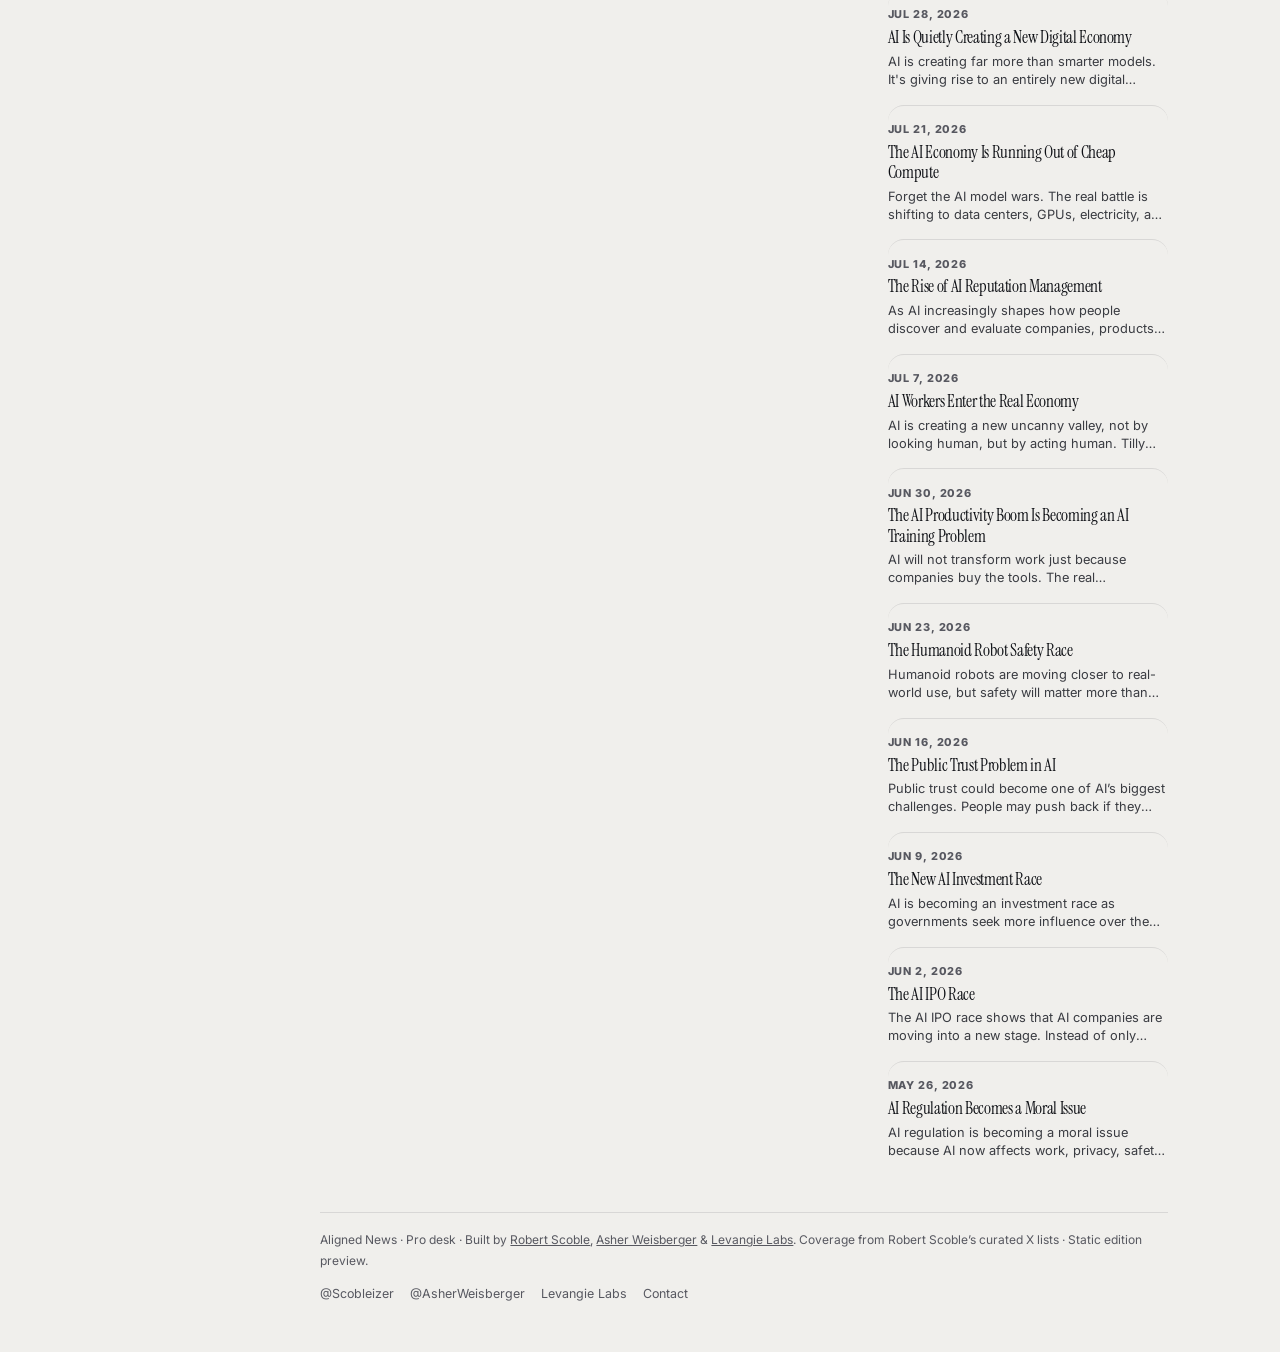
<file: newsletter.html>
<!DOCTYPE html>
<html lang="en">
<head>
<meta charset="UTF-8" />
<meta name="viewport" content="width=device-width, initial-scale=1, viewport-fit=cover" />
<meta name="theme-color" content="#F0EFEC" />
<meta name="mobile-web-app-capable" content="yes" />
<meta name="apple-mobile-web-app-capable" content="yes" />
<meta name="apple-mobile-web-app-title" content="Aligned News" />
<meta name="apple-mobile-web-app-status-bar-style" content="default" />
<link rel="apple-touch-icon" href="icons/apple-touch-icon.png?v=an321" />
<link rel="manifest" href="manifest.json?v=an321" />
<title>Unaligned · Aligned News</title>
<meta name="description" content="Unaligned — the AI conversation on X, written from the Aligned News desk off Scoble’s 63 lists." />
<link rel="icon" href="data:image/svg+xml,%3Csvg xmlns='http://www.w3.org/2000/svg' viewBox='0 0 64 64'%3E%3Crect width='64' height='64' rx='14' fill='%230D0F14'/%3E%3Cpath d='M18 42 L32 14 L46 42 Z' fill='none' stroke='%23fff' stroke-width='4.5' stroke-linejoin='round'/%3E%3Ccircle cx='32' cy='46' r='3.2' fill='%23fff'/%3E%3C/svg%3E" />
<link rel="preconnect" href="https://fonts.googleapis.com" />
<link rel="preconnect" href="https://fonts.gstatic.com" crossorigin />
<link href="https://fonts.googleapis.com/css2?family=Instrument+Serif:ital,wght@0,400;0,500;1,400;1,500&family=Inter:wght@400;500;600;700;800&family=Source+Serif+4:opsz,wght@8..60,400;8..60,600;8..60,700&display=swap" rel="stylesheet" />
<style id="an218-fonts">html:not(.fonts-ready) .brand-align-half,html:not(.fonts-ready) .brand-align-sub em{opacity:0!important;animation:none!important;visibility:hidden!important}</style>
<script>(function(){function r(){document.documentElement.classList.add("fonts-ready")}try{if(document.fonts&&document.fonts.ready)document.fonts.ready.then(r);else r()}catch(e){r()}setTimeout(r,1600)})();</script>
<link rel="stylesheet" href="styles.css?v=an321" />
</head>
<body data-page="newsletter">
  <div class="load-bar" id="loadBar" hidden aria-hidden="true"><div class="load-bar-inner"></div></div>

<div class="app">
    <header class="topbar">
      <button class="menu-btn" id="menuToggle" type="button" aria-label="Open menu" data-i18n-aria="open_menu" aria-expanded="false">
        <svg width="18" height="18" viewBox="0 0 24 24" fill="none" stroke="currentColor" stroke-width="2"><path d="M4 7h16M4 12h16M4 17h16"/></svg>
      </button>
      <a class="brand brand-align" href="index.html" aria-label="Aligned News">
        <span class="brand-align-mark" aria-hidden="true">
          <span class="brand-align-half brand-align-top">Aligned</span>
          <span class="brand-align-half brand-align-bot">Aligned</span>
        </span>
        <span class="brand-align-sub full"><em>News</em></span>
      </a>
      <p class="brand-tagline" data-i18n="tagline">AI signal from 63 curated X lists</p>
      <div class="top-search">
        <svg width="15" height="15" viewBox="0 0 24 24" fill="none" stroke="currentColor" stroke-width="2" aria-hidden="true"><circle cx="11" cy="11" r="7"/><path d="M20 20l-3.5-3.5"/></svg>
        <label class="sr-only" for="searchInput" data-i18n="search_label">Search</label>
        <input id="searchInput" type="search" placeholder="Search newsletter" data-i18n-placeholder="search_nl" autocomplete="off" />
      </div>
      <div class="top-actions">
        <div class="think-status" id="thinkStatus" hidden aria-live="polite" aria-hidden="true">
          <span class="think-status-dot" aria-hidden="true"></span>
          <span class="think-status-text" id="thinkStatusText" data-i18n="loading">Loading…</span>
        </div>
        <div class="live-pill" id="livePill" title="Live desk" data-i18n-title="live_desk">
          <span class="live-dot" aria-hidden="true"></span>
          <span class="live-label">LIVE</span>
          <span class="live-time" id="liveTime">…</span>
        </div>
        <button type="button" class="tool-toggle chrome-toggle" id="chromeToggle" aria-pressed="false" title="Hide desk for more feed space">Focus</button>
        <button type="button" class="gm-widget" id="godModeWidget" aria-label="Open God Mode" title="God Mode">
          <span class="gm-widget-atm" aria-hidden="true"></span>
          <canvas class="gm-widget-globe" width="72" height="72" aria-hidden="true"></canvas>
          <span class="gm-widget-pulse" aria-hidden="true"></span>
        </button>
        <a class="auth-cta" id="authCta" href="auth.html"><span data-i18n="sign_up_login">Sign up / Login</span></a>
      </div>
    </header>

    <div class="backdrop" id="backdrop"></div>
    <aside class="sidebar" id="sidebar" aria-label="Primary" data-i18n-aria="primary"></aside>

    <main class="main">
      <div class="page page-enter">
        <section class="desk-hero desk-hero-compact" aria-label="Newsletter overview" data-i18n-aria="nl_overview">
          <div class="desk-copy">
            <p class="desk-kicker" data-i18n="nl_kicker">Unaligned</p>
            <h1 data-i18n="newsletter">Newsletter</h1>
            <p class="desk-value" data-i18n="nl_desk_value">The AI conversation on X, written from this desk. Sixty-three lists. Paper and ink.</p>
            <p class="page-meta" id="pageMeta"></p>
          </div>
        </section>

        <p class="status" id="loadStatus" data-i18n="loading_nl">Loading newsletter…</p>
        <div class="page-layout nl-desk" id="nlListLayout">
          <div class="page-primary">
            <article class="article article-shell nl-reader" id="nlReader" hidden></article>
          </div>
          <aside class="page-rail nl-prev-rail" id="pageRail" aria-label="Previous issues" data-i18n-aria="earlier_issues">
            <div class="nl-rail-head">
              <div>
                <h2 class="nl-section-title" data-i18n="previous">Previous</h2>
                <p class="nl-section-sub" data-i18n="earlier_issues">Earlier issues</p>
              </div>
              <a class="feed-collabs" href="https://agentdashboard.cloud/connect" target="_blank" rel="noopener noreferrer" data-i18n="collabs">Collabs</a>
            </div>
            <ol class="nl-archive nl-rail-archive" id="newsletterArchive"></ol>
          </aside>
        </div>
        <footer class="site-footer">
          <span>Aligned News · Pro desk</span>
          <span data-i18n="footer_nl">Unaligned · from this desk</span>
        </footer>
      </div>
    </main>
  </div>
  <script src="i18n.js?v=an321"></script>
  <script src="an-saved.js?v=an321"></script>
  <script src="app.js?v=an321"></script>
</body>
</html>
</file>
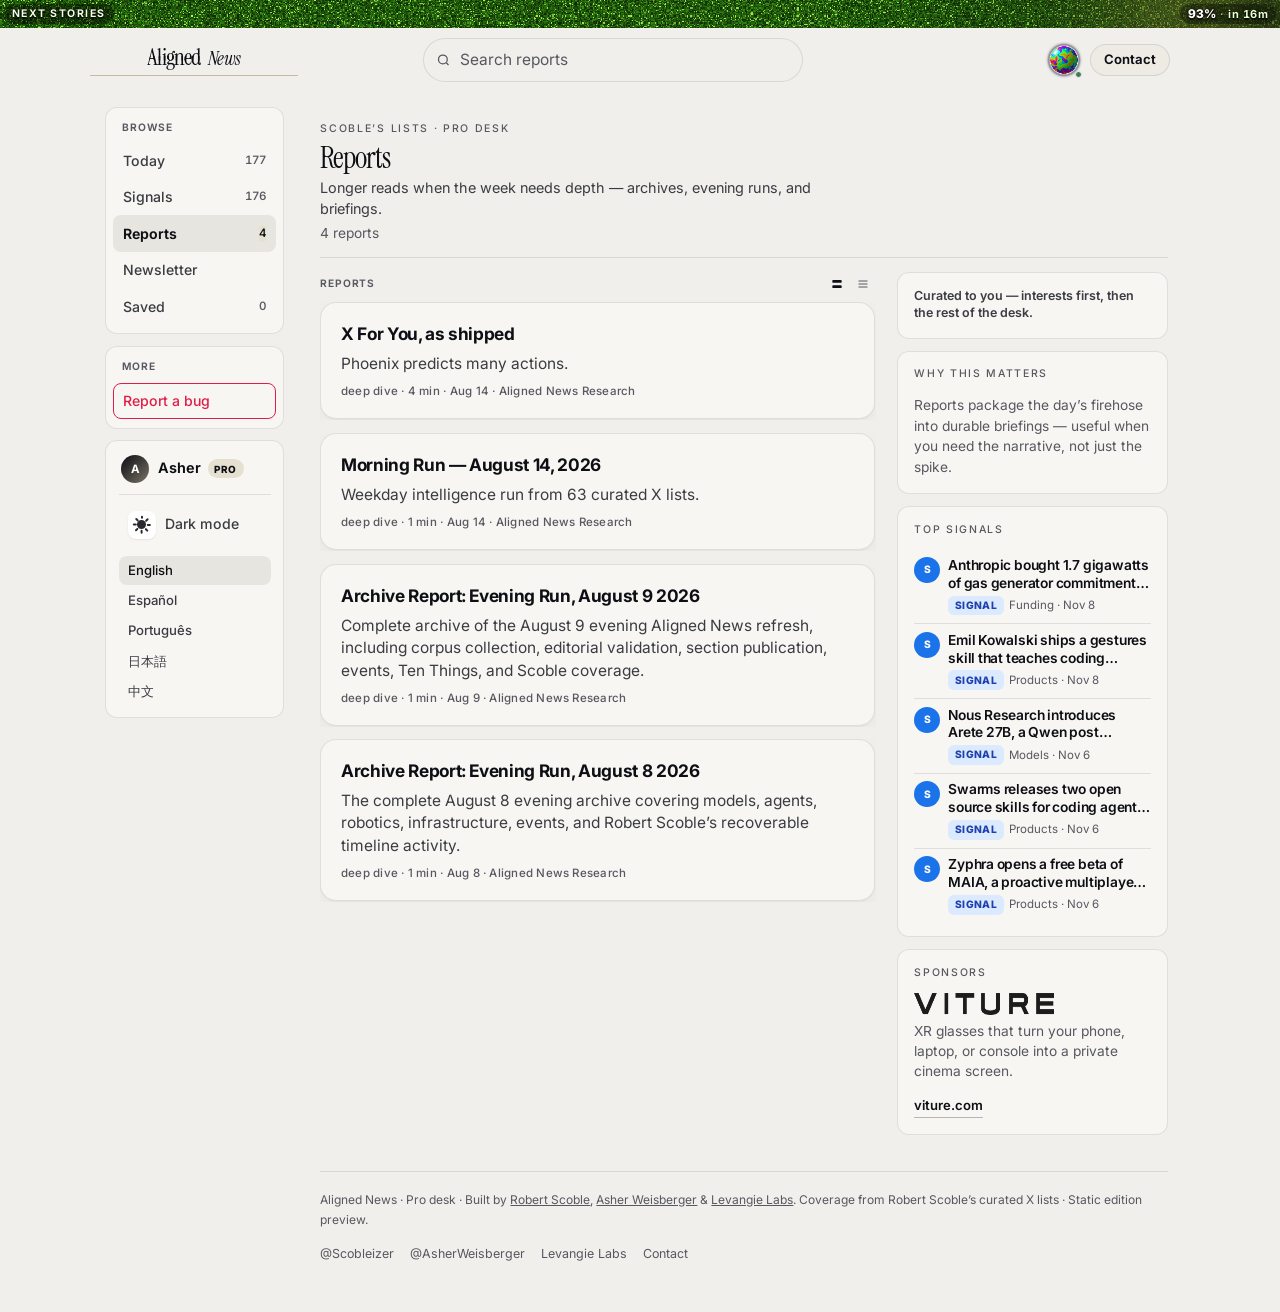
<file: reports.html>
<!DOCTYPE html>
<html lang="en">
<head>
<meta charset="UTF-8" />
<meta name="viewport" content="width=device-width, initial-scale=1, viewport-fit=cover" />
<meta name="theme-color" content="#F0EFEC" />
<meta name="mobile-web-app-capable" content="yes" />
<meta name="apple-mobile-web-app-capable" content="yes" />
<meta name="apple-mobile-web-app-title" content="Aligned News" />
<meta name="apple-mobile-web-app-status-bar-style" content="default" />
<link rel="apple-touch-icon" href="icons/apple-touch-icon.png?v=an321" />
<link rel="manifest" href="manifest.json?v=an321" />
<title>Reports · Aligned News</title>
<meta name="description" content="Research reports — Aligned News Pro reader." />
<link rel="icon" href="data:image/svg+xml,%3Csvg xmlns='http://www.w3.org/2000/svg' viewBox='0 0 64 64'%3E%3Crect width='64' height='64' rx='14' fill='%230D0F14'/%3E%3Cpath d='M18 42 L32 14 L46 42 Z' fill='none' stroke='%23fff' stroke-width='4.5' stroke-linejoin='round'/%3E%3Ccircle cx='32' cy='46' r='3.2' fill='%23fff'/%3E%3C/svg%3E" />
<link rel="preconnect" href="https://fonts.googleapis.com" />
<link rel="preconnect" href="https://fonts.gstatic.com" crossorigin />
<link href="https://fonts.googleapis.com/css2?family=Instrument+Serif:ital,wght@0,400;0,500;1,400;1,500&family=Inter:wght@400;500;600;700;800&family=Source+Serif+4:opsz,wght@8..60,400;8..60,600;8..60,700&display=swap" rel="stylesheet" />
<style id="an218-fonts">html:not(.fonts-ready) .brand-align-half,html:not(.fonts-ready) .brand-align-sub em{opacity:0!important;animation:none!important;visibility:hidden!important}</style>
<script>(function(){function r(){document.documentElement.classList.add("fonts-ready")}try{if(document.fonts&&document.fonts.ready)document.fonts.ready.then(r);else r()}catch(e){r()}setTimeout(r,1600)})();</script>
<link rel="stylesheet" href="styles.css?v=an321" />
</head>
<body data-page="reports">
  <div class="load-bar" id="loadBar" hidden aria-hidden="true"><div class="load-bar-inner"></div></div>

<div class="app">
    <header class="topbar">
      <button class="menu-btn" id="menuToggle" type="button" aria-label="Open menu" data-i18n-aria="open_menu" aria-expanded="false">
        <svg width="18" height="18" viewBox="0 0 24 24" fill="none" stroke="currentColor" stroke-width="2"><path d="M4 7h16M4 12h16M4 17h16"/></svg>
      </button>
      <a class="brand brand-align" href="index.html" aria-label="Aligned News">
        <span class="brand-align-mark" aria-hidden="true">
          <span class="brand-align-half brand-align-top">Aligned</span>
          <span class="brand-align-half brand-align-bot">Aligned</span>
        </span>
        <span class="brand-align-sub full"><em>News</em></span>
      </a>
      <p class="brand-tagline" data-i18n="tagline">AI signal from 63 curated X lists</p>
      <div class="top-search">
        <svg width="15" height="15" viewBox="0 0 24 24" fill="none" stroke="currentColor" stroke-width="2" aria-hidden="true"><circle cx="11" cy="11" r="7"/><path d="M20 20l-3.5-3.5"/></svg>
        <label class="sr-only" for="searchInput" data-i18n="search_label">Search</label>
        <input id="searchInput" type="search" placeholder="Search reports" data-i18n-placeholder="search_reports" autocomplete="off" />
      </div>
      <div class="top-actions">
        <div class="think-status" id="thinkStatus" hidden aria-live="polite" aria-hidden="true">
          <span class="think-status-dot" aria-hidden="true"></span>
          <span class="think-status-text" id="thinkStatusText" data-i18n="loading">Loading…</span>
        </div>
        <div class="live-pill" id="livePill" title="Live desk" data-i18n-title="live_desk">
          <span class="live-dot" aria-hidden="true"></span>
          <span class="live-label">LIVE</span>
          <span class="live-time" id="liveTime">…</span>
        </div>
        <button type="button" class="tool-toggle chrome-toggle" id="chromeToggle" aria-pressed="false" title="Hide desk for more feed space">Focus</button>
        <button type="button" class="gm-widget" id="godModeWidget" aria-label="Open God Mode" title="God Mode">
          <span class="gm-widget-atm" aria-hidden="true"></span>
          <canvas class="gm-widget-globe" width="72" height="72" aria-hidden="true"></canvas>
          <span class="gm-widget-pulse" aria-hidden="true"></span>
        </button>
        <a class="auth-cta" id="authCta" href="auth.html"><span data-i18n="sign_up_login">Sign up / Login</span></a>
      </div>
    </header>

    <div class="backdrop" id="backdrop"></div>
    <aside class="sidebar" id="sidebar" aria-label="Primary" data-i18n-aria="primary"></aside>

    <main class="main">
      <div class="page page-enter">
        <section class="desk-hero desk-hero-compact" aria-label="Reports overview" data-i18n-aria="reports_overview">
          <div class="desk-copy">
            <p class="desk-kicker">Research desk</p>
            <h1 data-i18n="reports">Reports</h1>
            <p class="desk-value" data-i18n="reports_value">Longer reads when the week needs depth — archives, evening runs, and briefings.</p>
            <p class="page-meta" id="pageMeta"></p>
          </div>
        </section>

        <p class="status" id="loadStatus" data-i18n="loading_reports">Loading reports…</p>
        <div class="page-layout">
          <div class="page-primary">
            <div class="feed-module-head">
              <h2 class="module-label" data-i18n="reports">Reports</h2>
              <div class="feed-module-tools">
                <a class="feed-collabs" href="https://agentdashboard.cloud/connect" target="_blank" rel="noopener noreferrer" data-i18n="collabs">Collabs</a>
                <div class="density-seg" id="densityToggle" role="group" aria-label="Feed density" data-i18n-aria="feed_density">
                  <button type="button" class="density-seg-btn is-active" data-density-mode="comfortable" aria-pressed="true" title="Expanded" data-i18n-title="expanded">
                    <svg width="14" height="14" viewBox="0 0 24 24" aria-hidden="true"><rect x="4" y="5" width="16" height="5" rx="1.6" fill="currentColor"/><rect x="4" y="14" width="16" height="5" rx="1.6" fill="currentColor"/></svg>
                    <span class="sr-only" data-i18n="expanded">Expanded</span>
                  </button>
                  <button type="button" class="density-seg-btn" data-density-mode="compact" aria-pressed="false" title="Compact" data-i18n-title="compact">
                    <svg width="14" height="14" viewBox="0 0 24 24" fill="none" stroke="currentColor" stroke-width="1.8" stroke-linecap="round" aria-hidden="true"><path d="M5 7h14M5 12h14M5 17h14"/></svg>
                    <span class="sr-only" data-i18n="compact">Compact</span>
                  </button>
                </div>
              </div>
            </div>
            <ul class="report-list" id="reportList"></ul>
          </div>
          <aside class="page-rail" id="pageRail" aria-label="Sidebar modules" data-i18n-aria="sidebar_modules">
            <section class="rail-card rail-card-why" id="whyMatters">
              <h2 class="rail-title" data-i18n="why_matters">Why this matters</h2>
              <p class="vibe-body" id="whyCopy" data-i18n="reports_why">Reports package the day’s firehose into durable briefings — useful when you need the narrative, not just the spike.</p>
            </section>
            <section class="rail-card" id="topSignals">
              <h2 class="rail-title" data-i18n="top_signals">Top Signals</h2>
              <ul class="rail-list" id="topSignalsList"></ul>
            </section>
            <section class="rail-card" id="provenanceRail">
              <h2 class="rail-title" data-i18n="list_provenance">List provenance</h2>
              <p class="vibe-body" id="provenanceCopy" data-i18n="reports_prov">Research draws on the same Scoble list corpus as the live desk.</p>
              <div class="section-cloud" id="sectionCloud"></div>
            </section>
            <section class="rail-card" id="vibeRail">
              <h2 class="rail-title" data-i18n="last7">Last 7 days</h2>
              <p class="vibe-body" id="vibeCopy" data-i18n="reports_vibe">Research desk cadence — long reads when the week needs depth.</p>
              <div id="vibeStats"></div>
            </section>
          </aside>
        </div>
        <footer class="site-footer">
          <span>Aligned News · Pro desk</span>
          <span data-i18n="footer_signal">Signal from Scoble’s X lists</span>
        </footer>
      </div>
    </main>
  </div>
  <script src="i18n.js?v=an321"></script>
  <script src="an-saved.js?v=an321"></script>
  <script src="app.js?v=an321"></script>
</body>
</html>
</file>
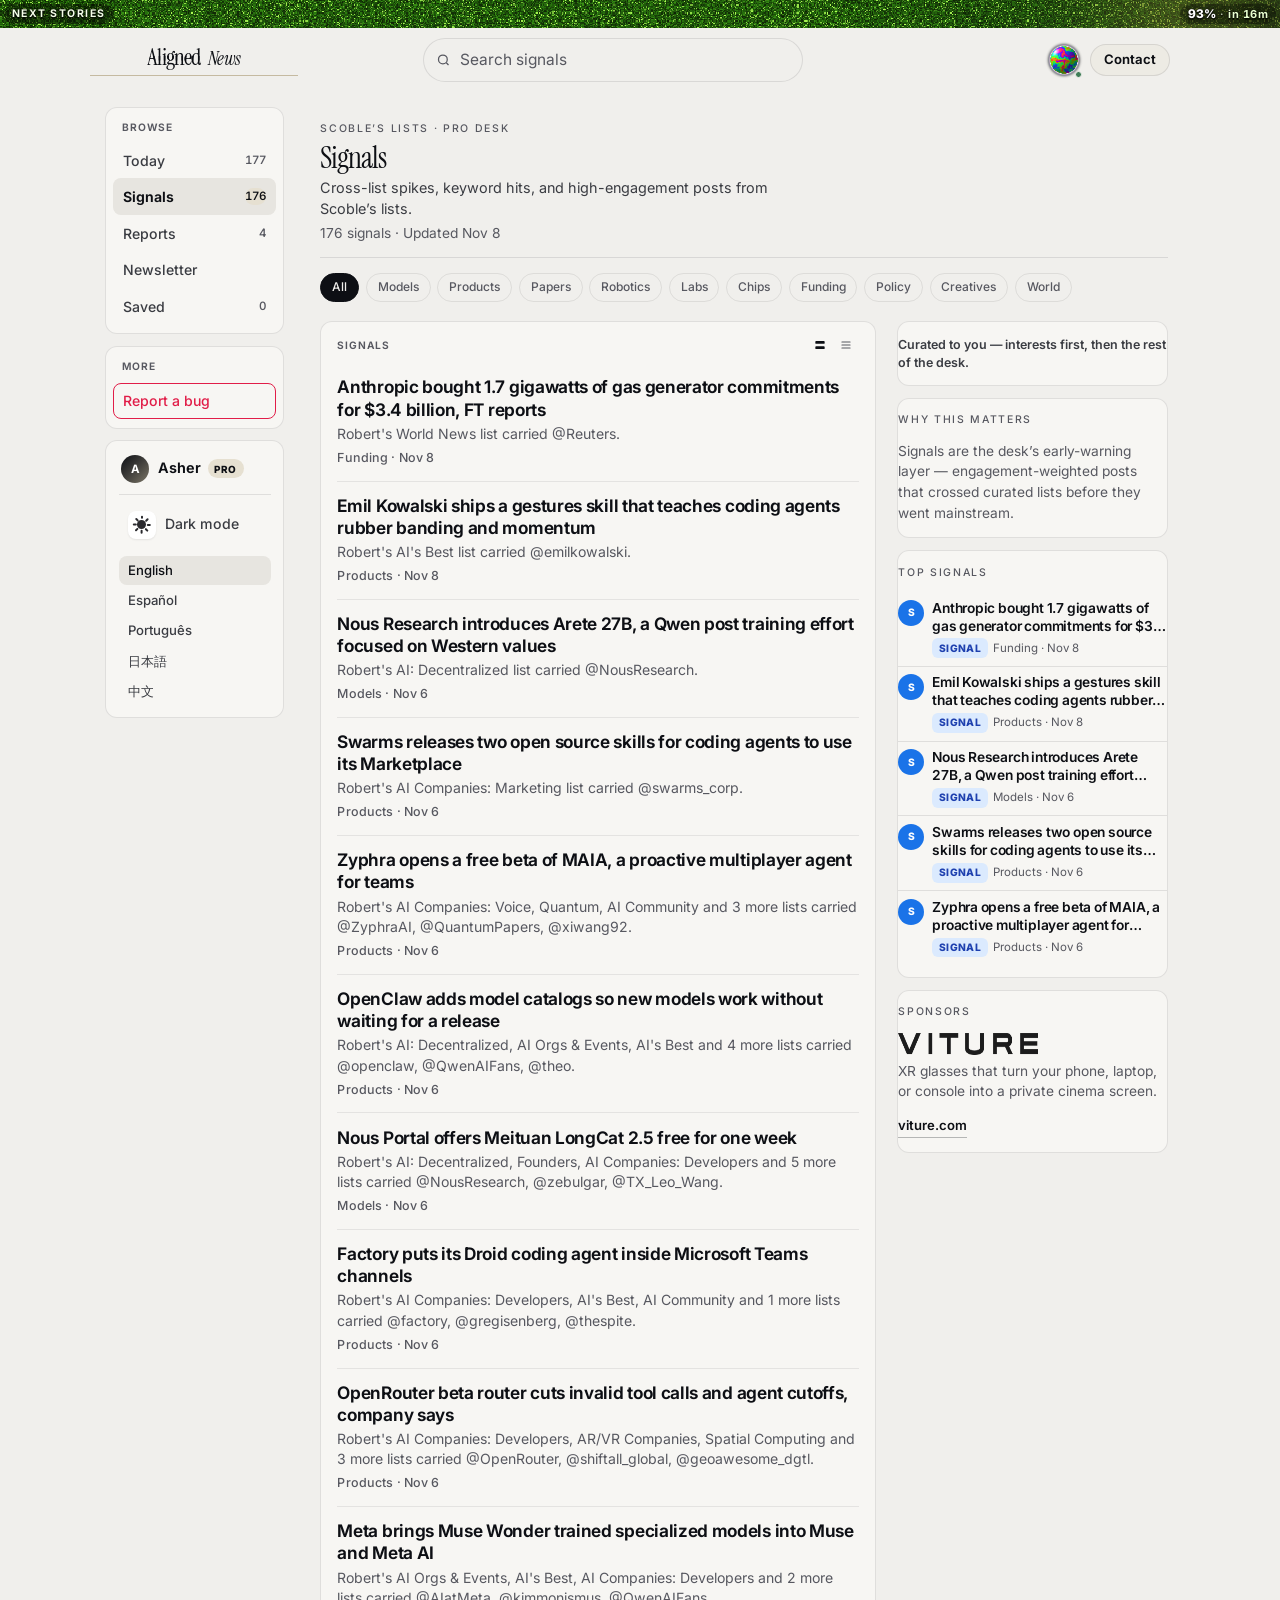
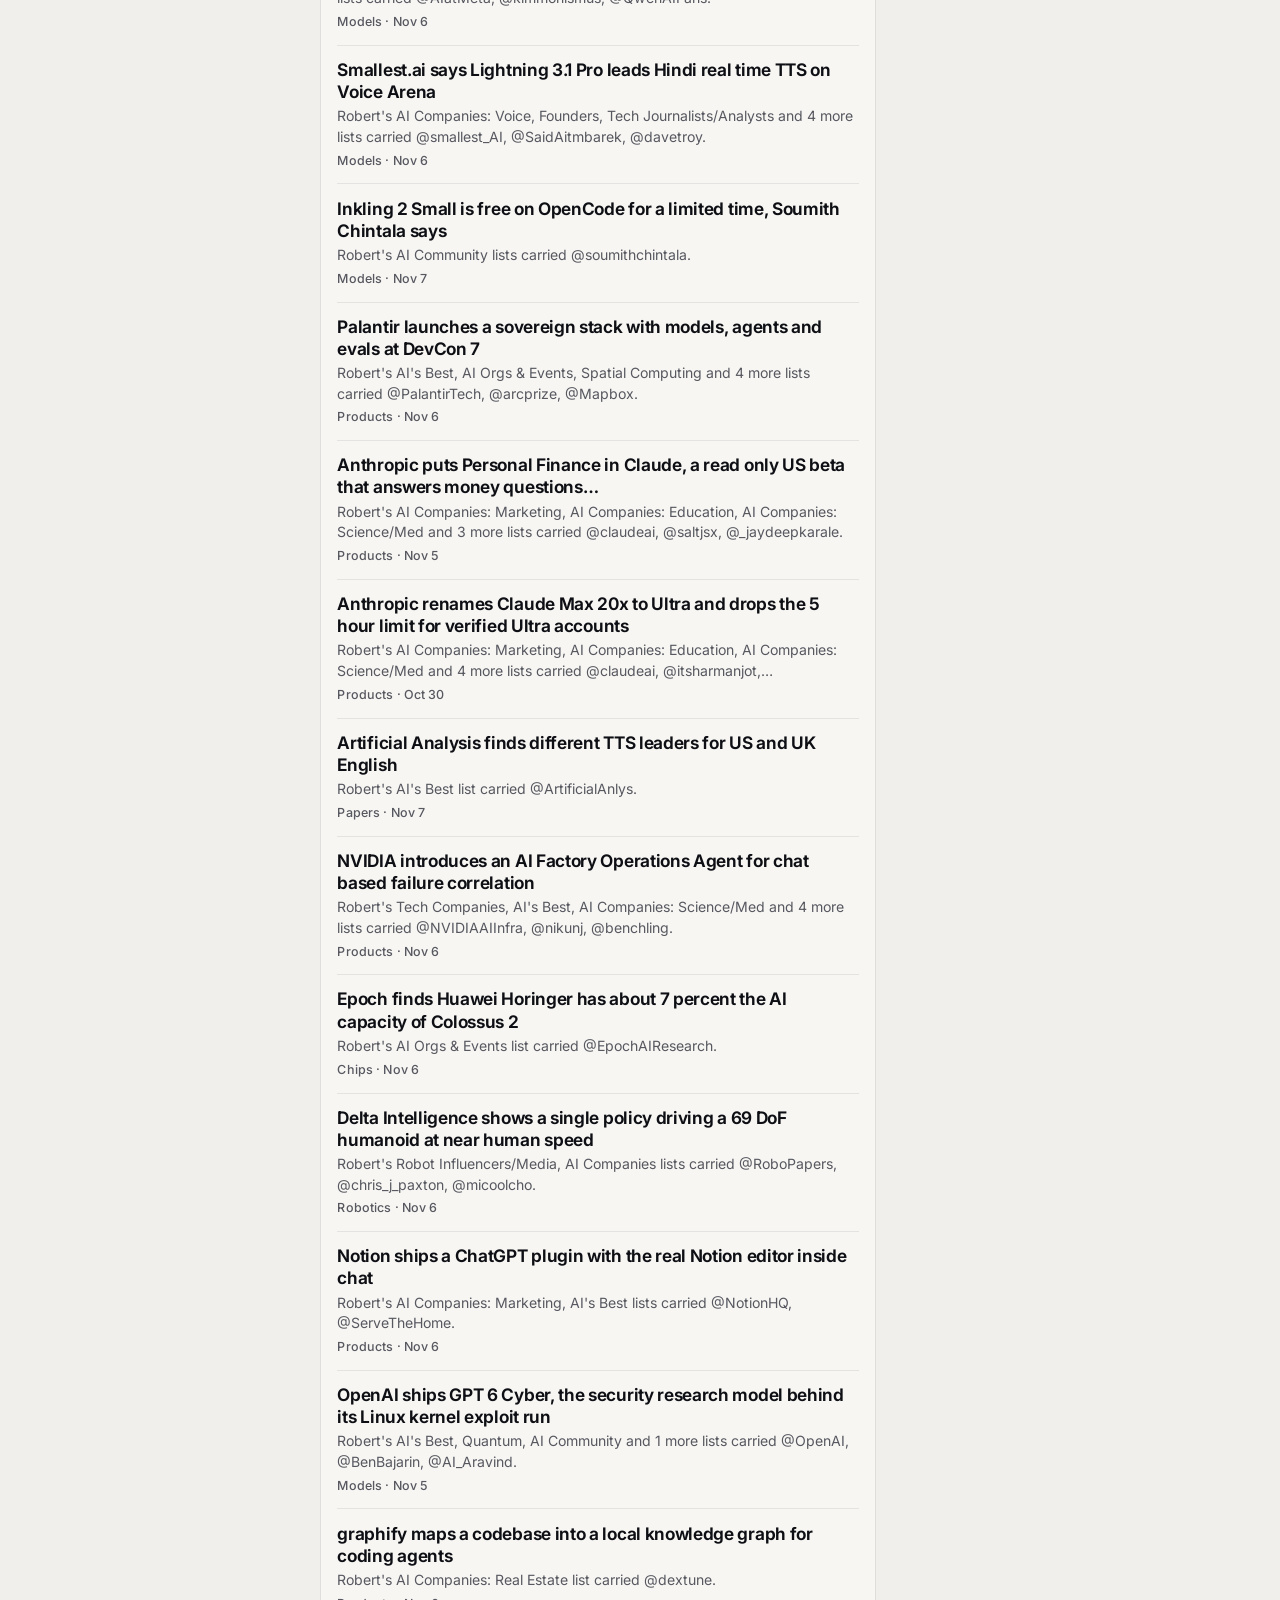
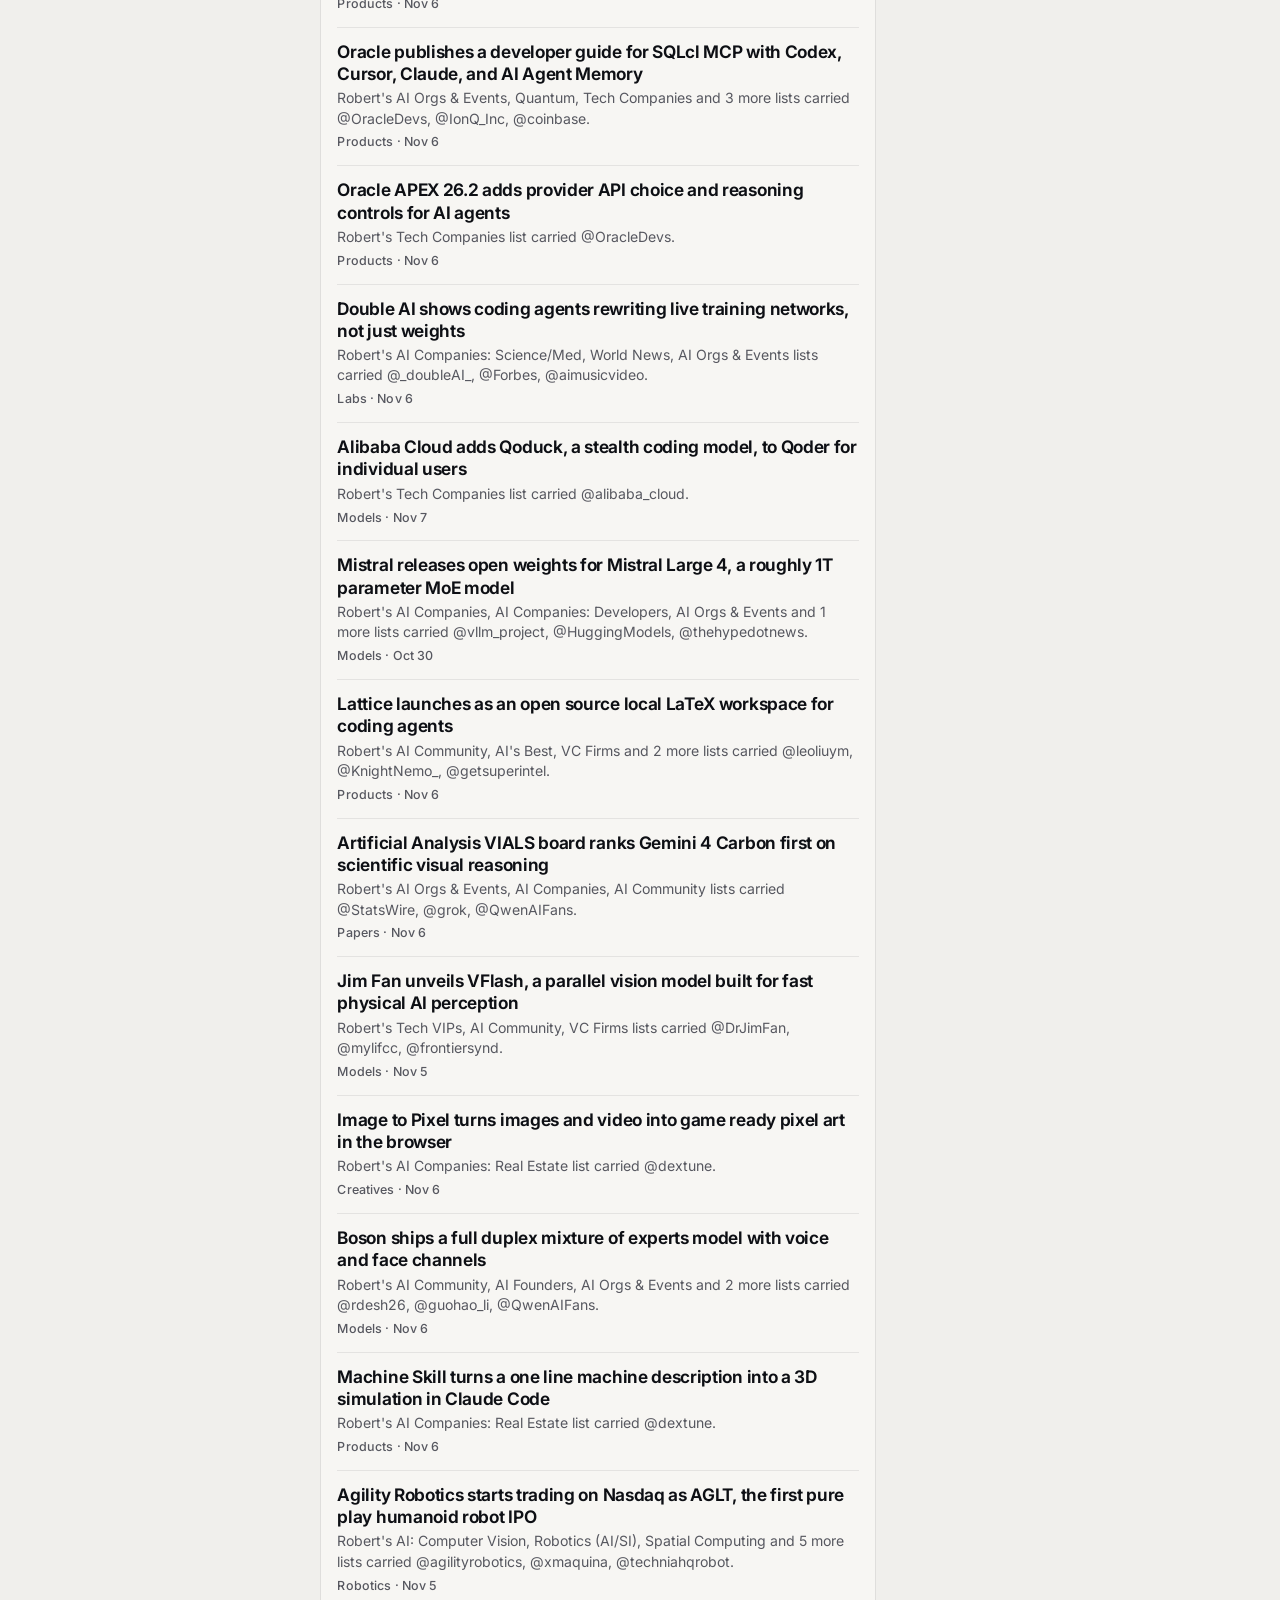
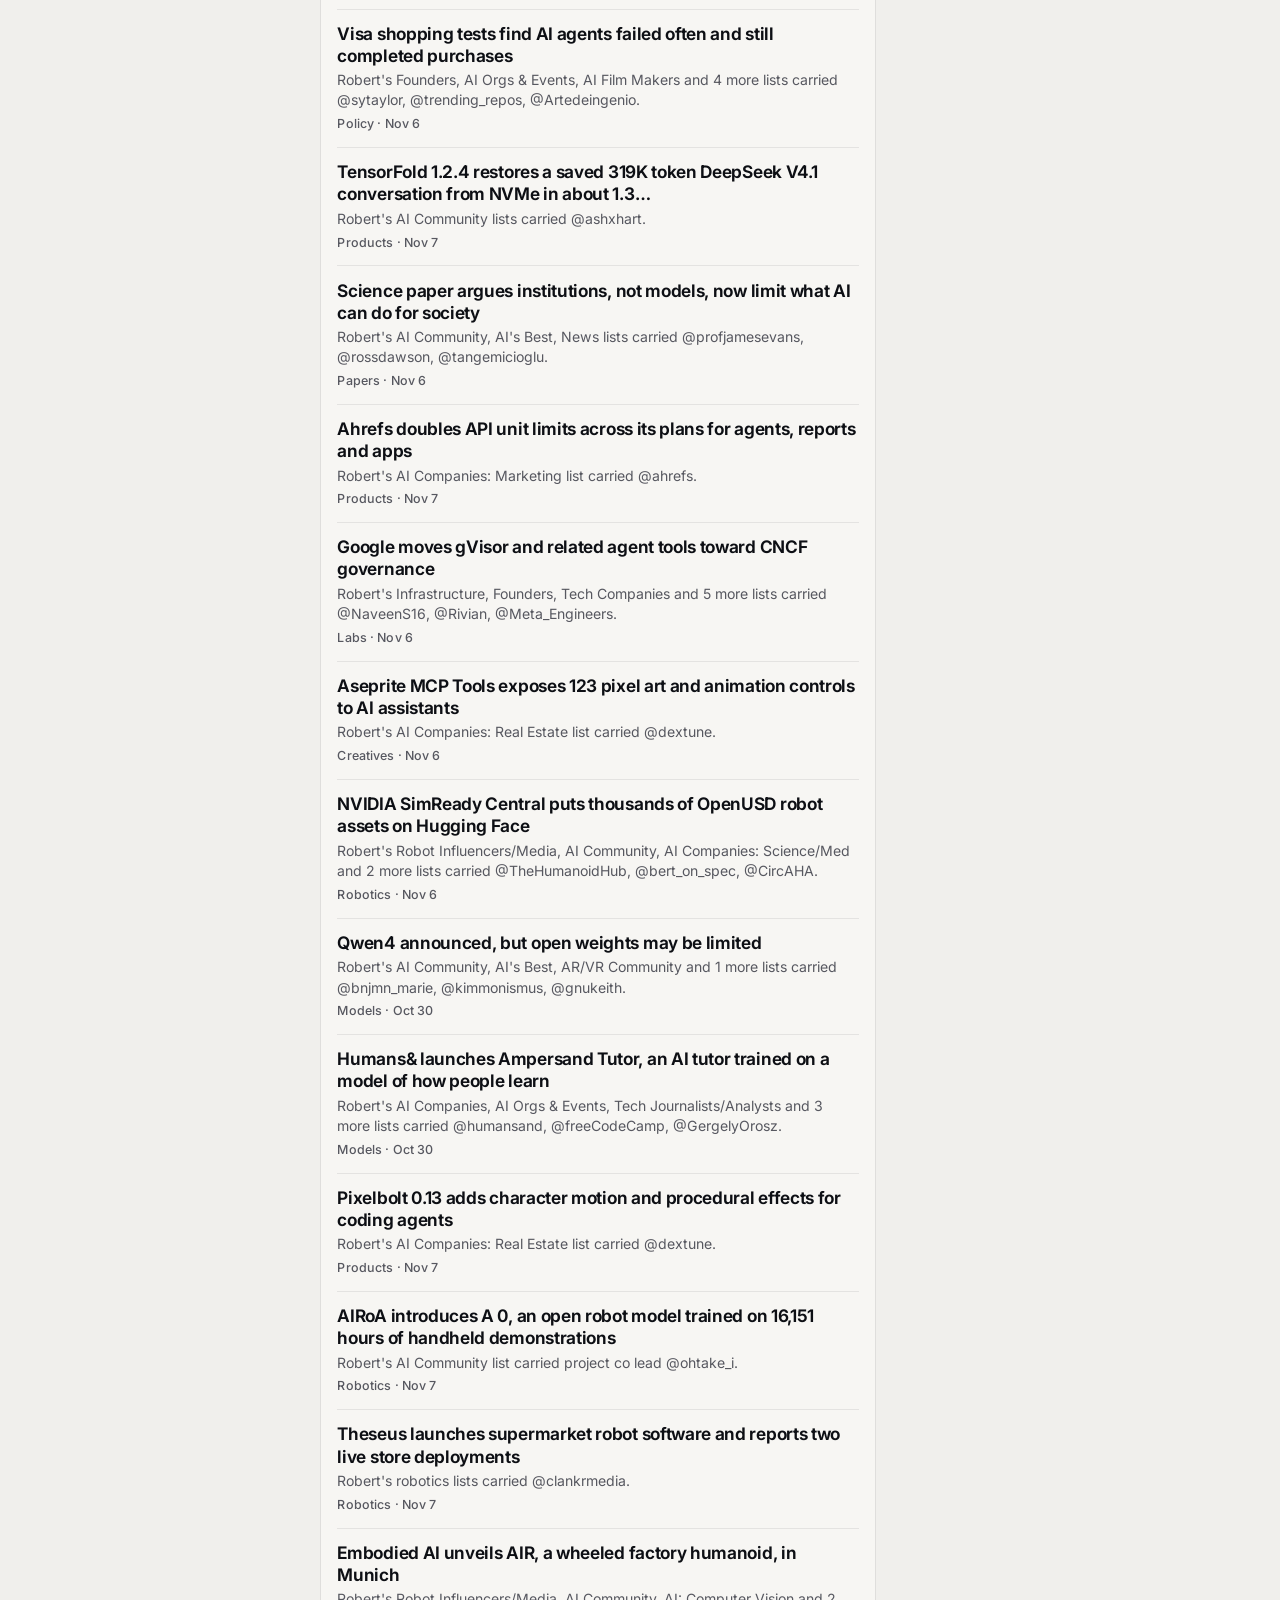
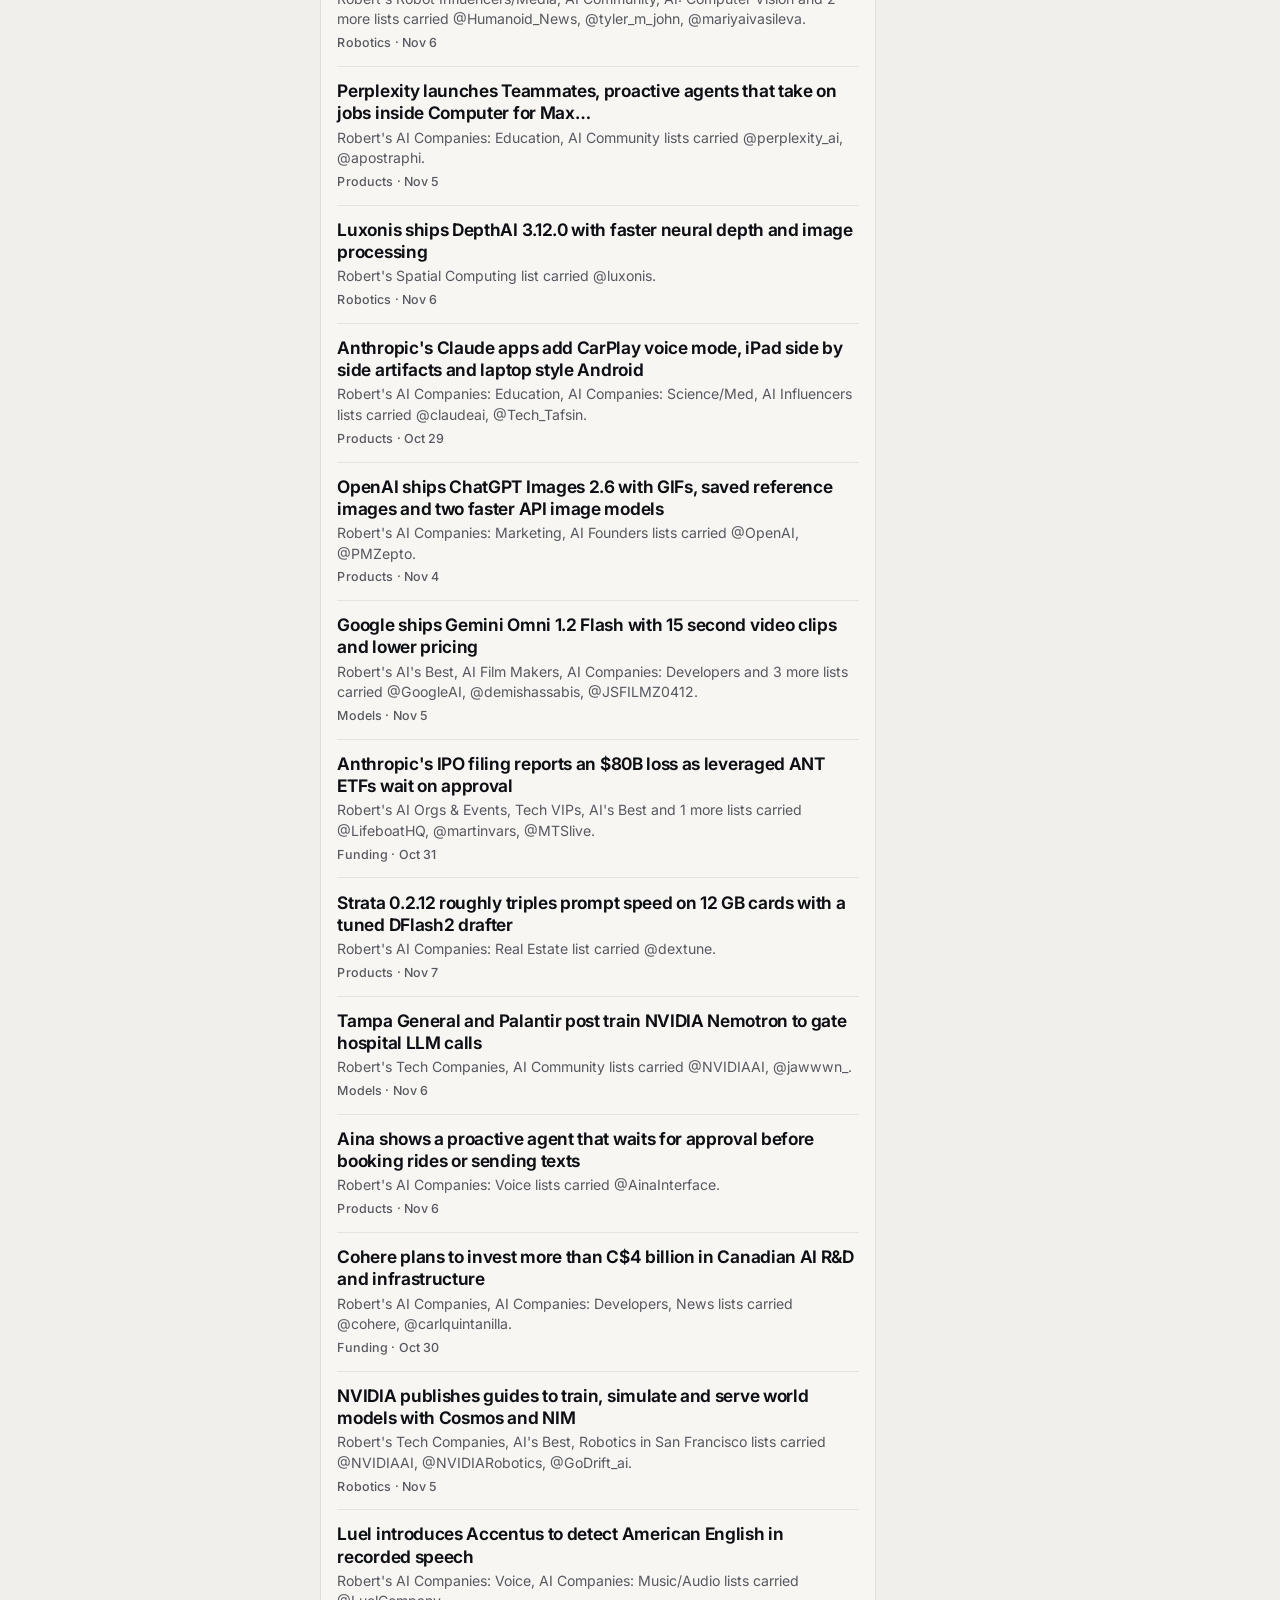
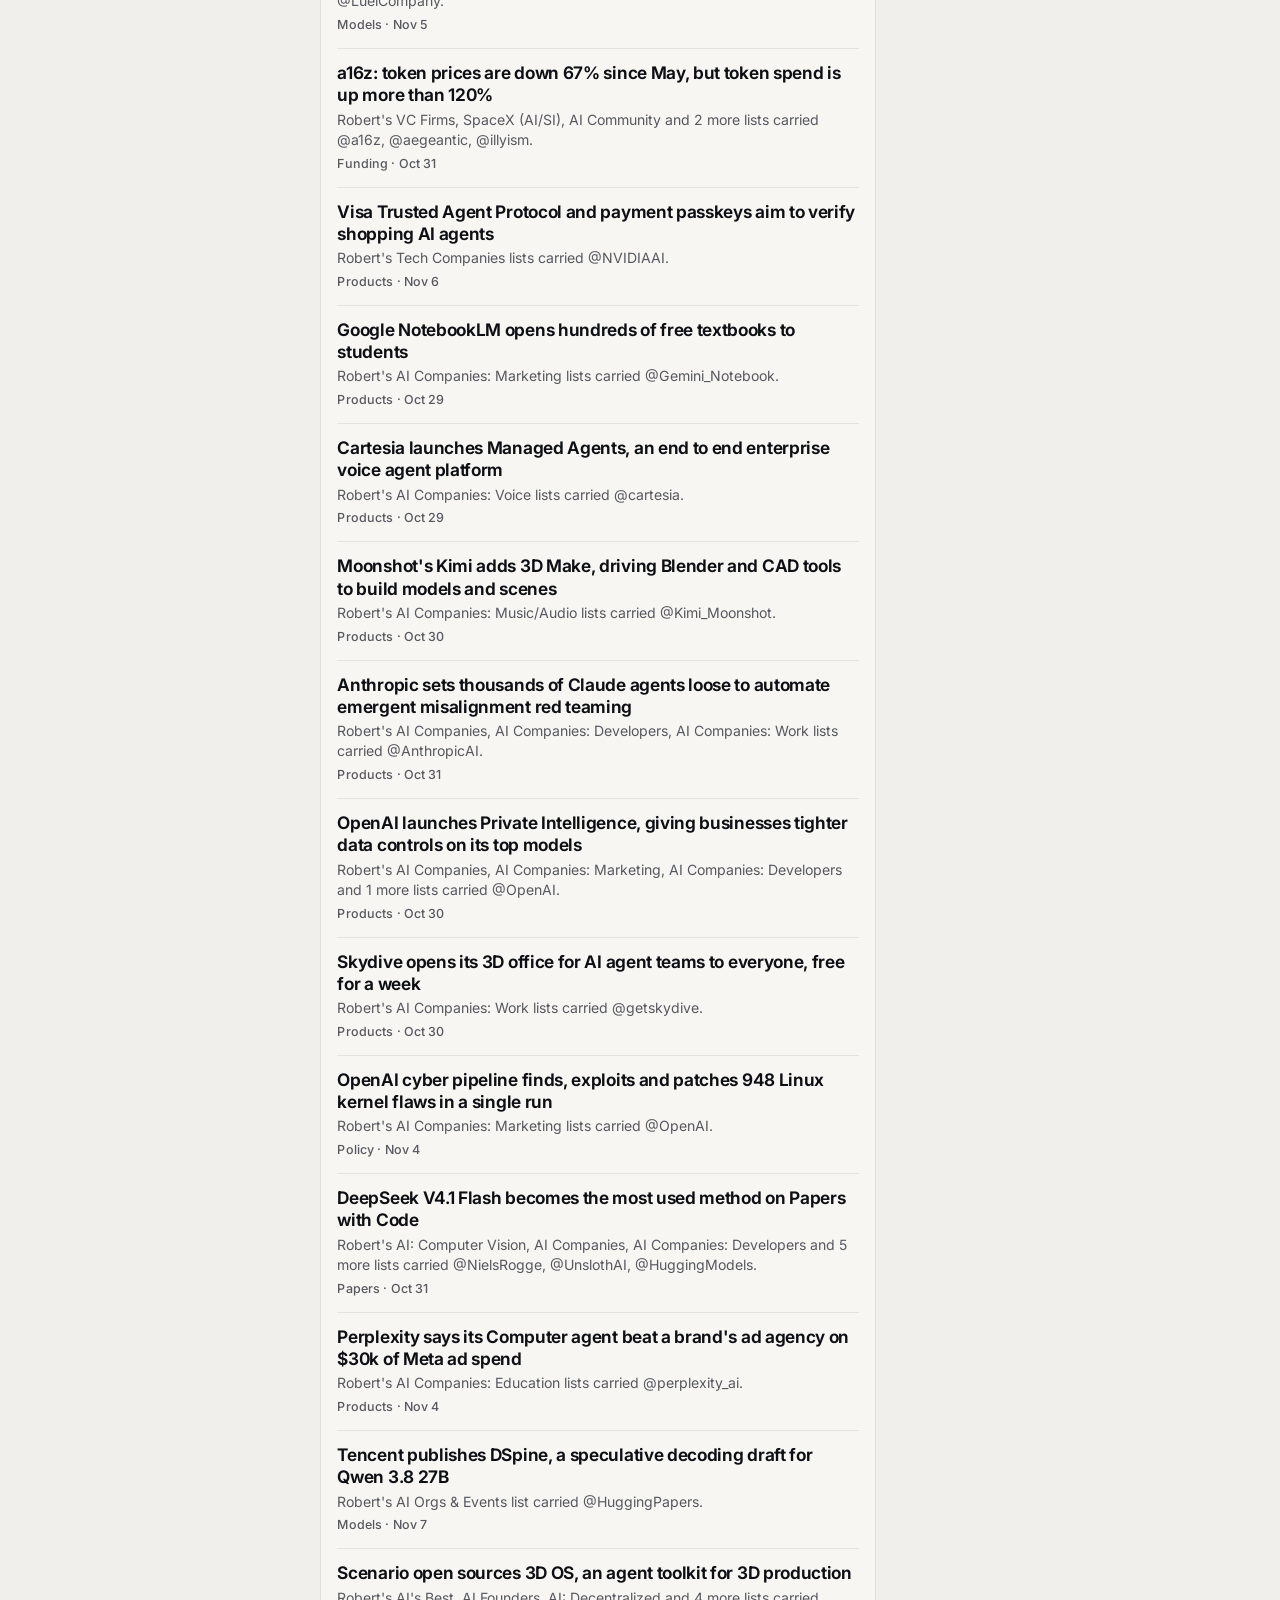
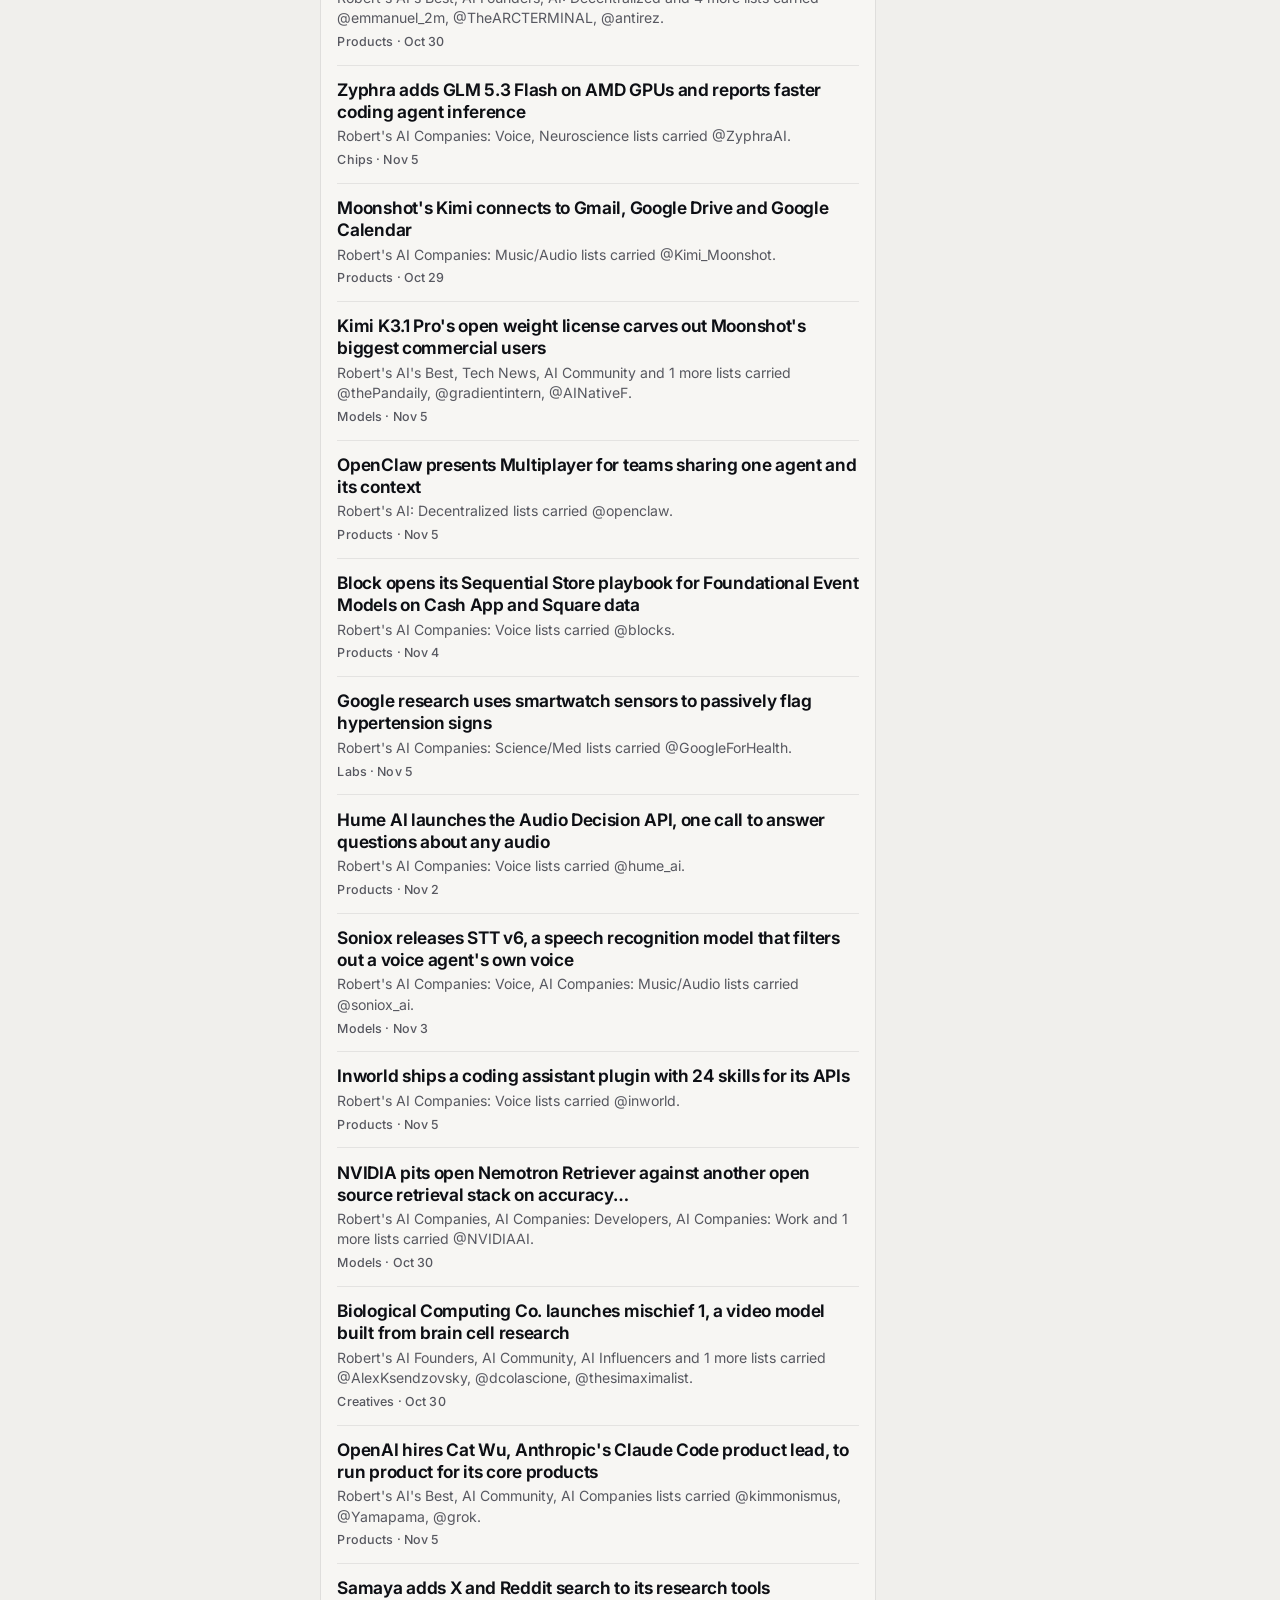
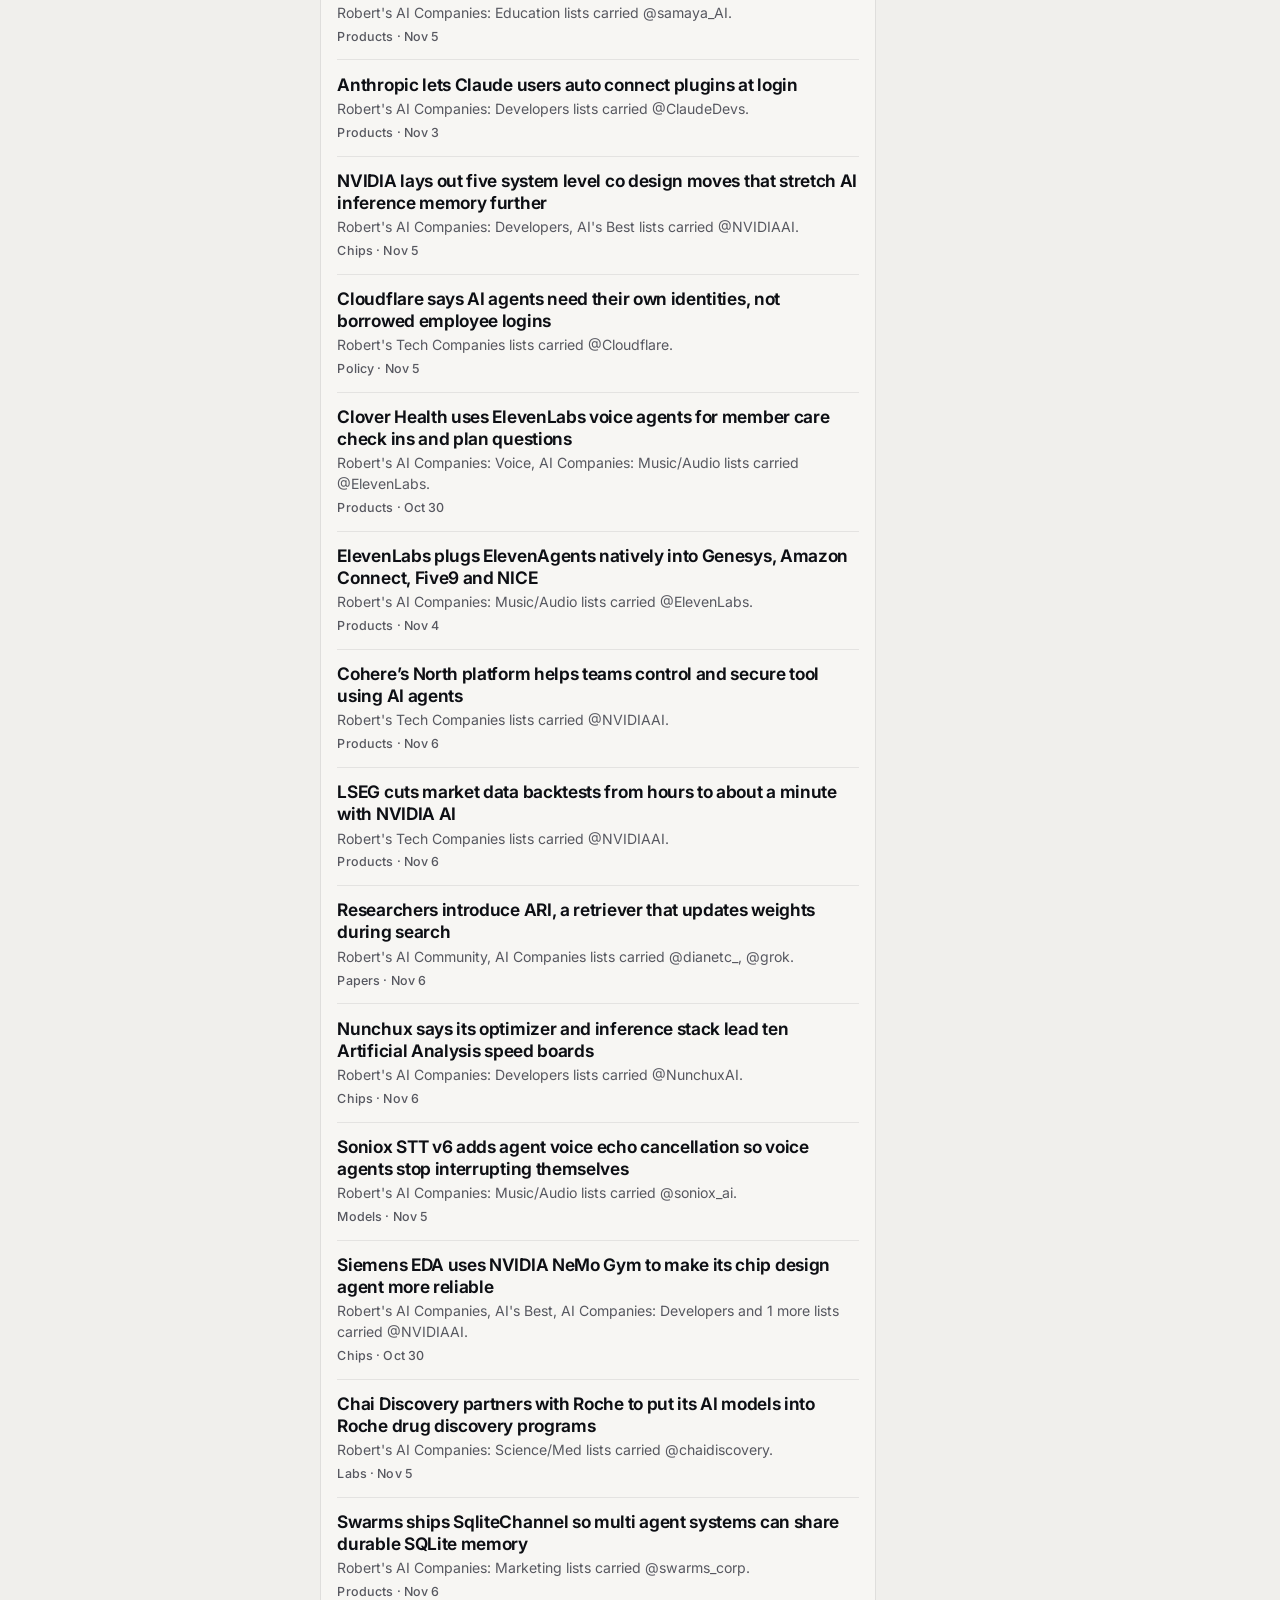
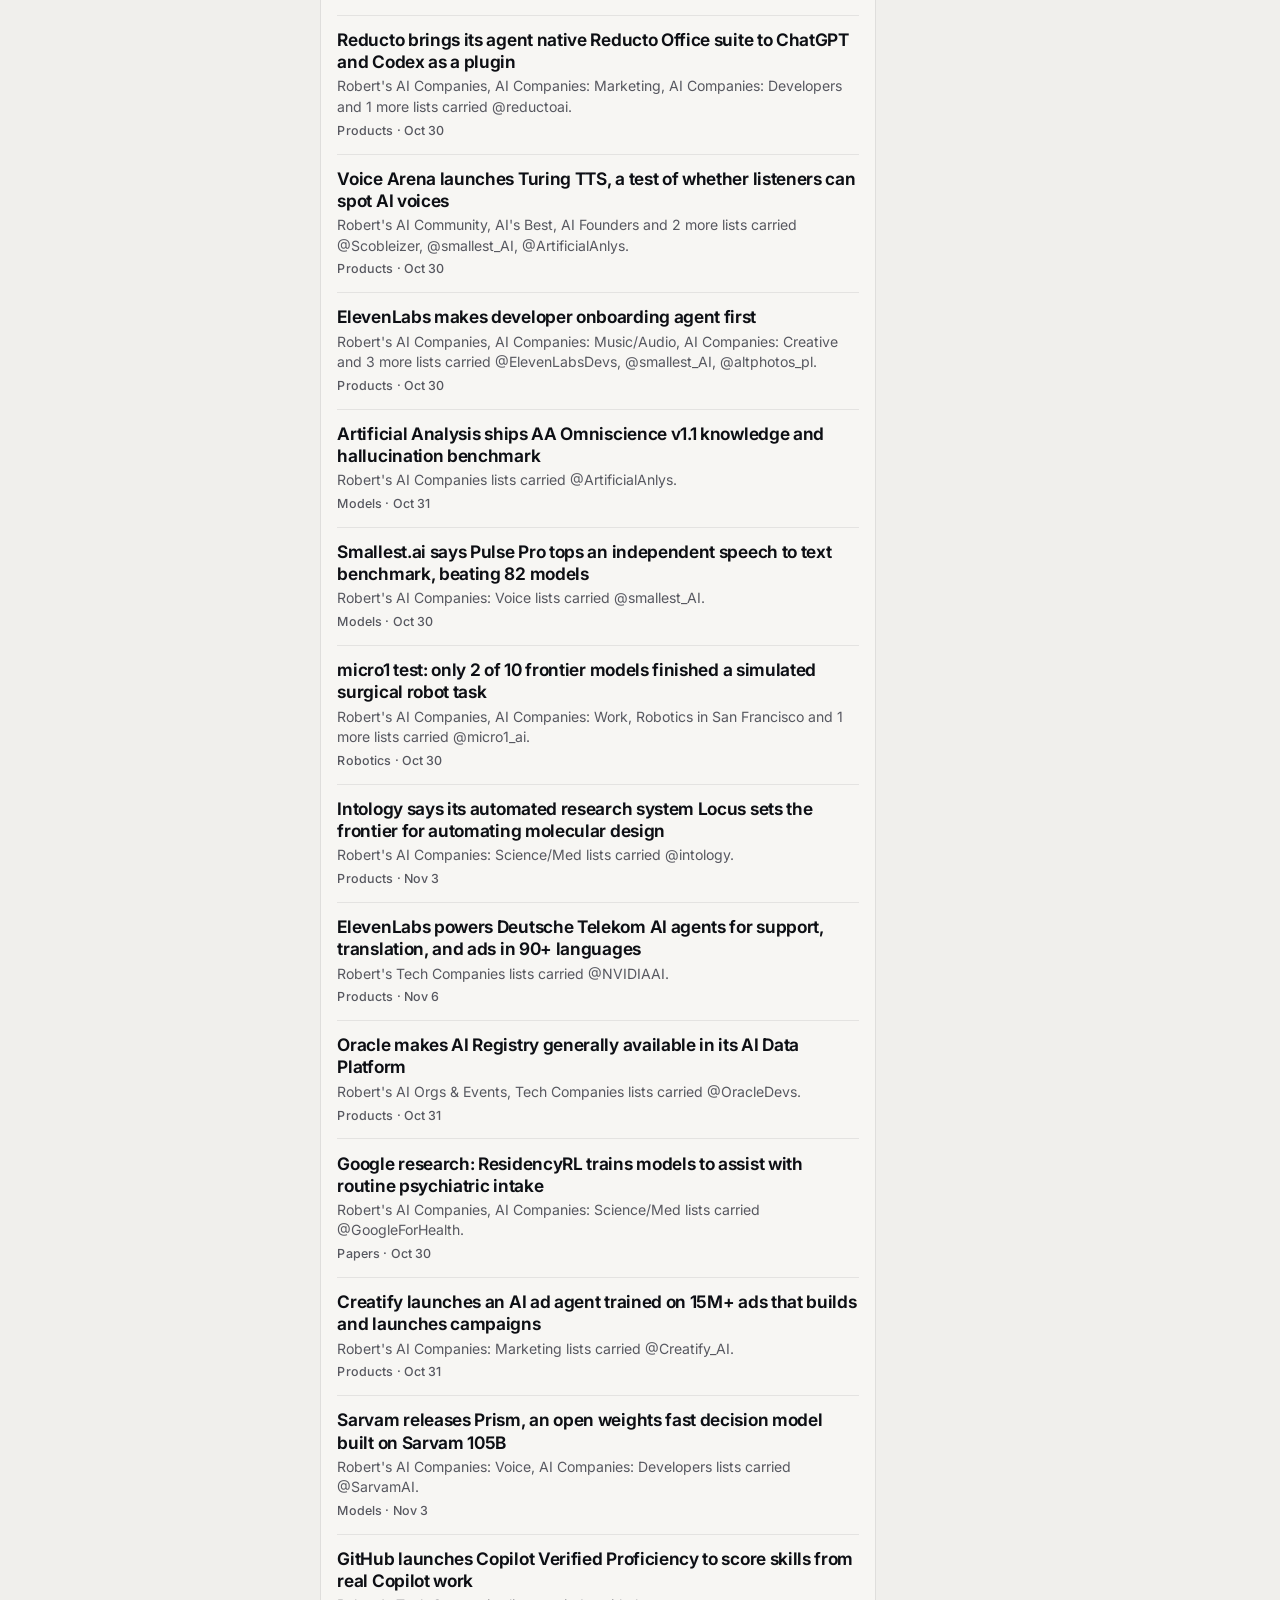
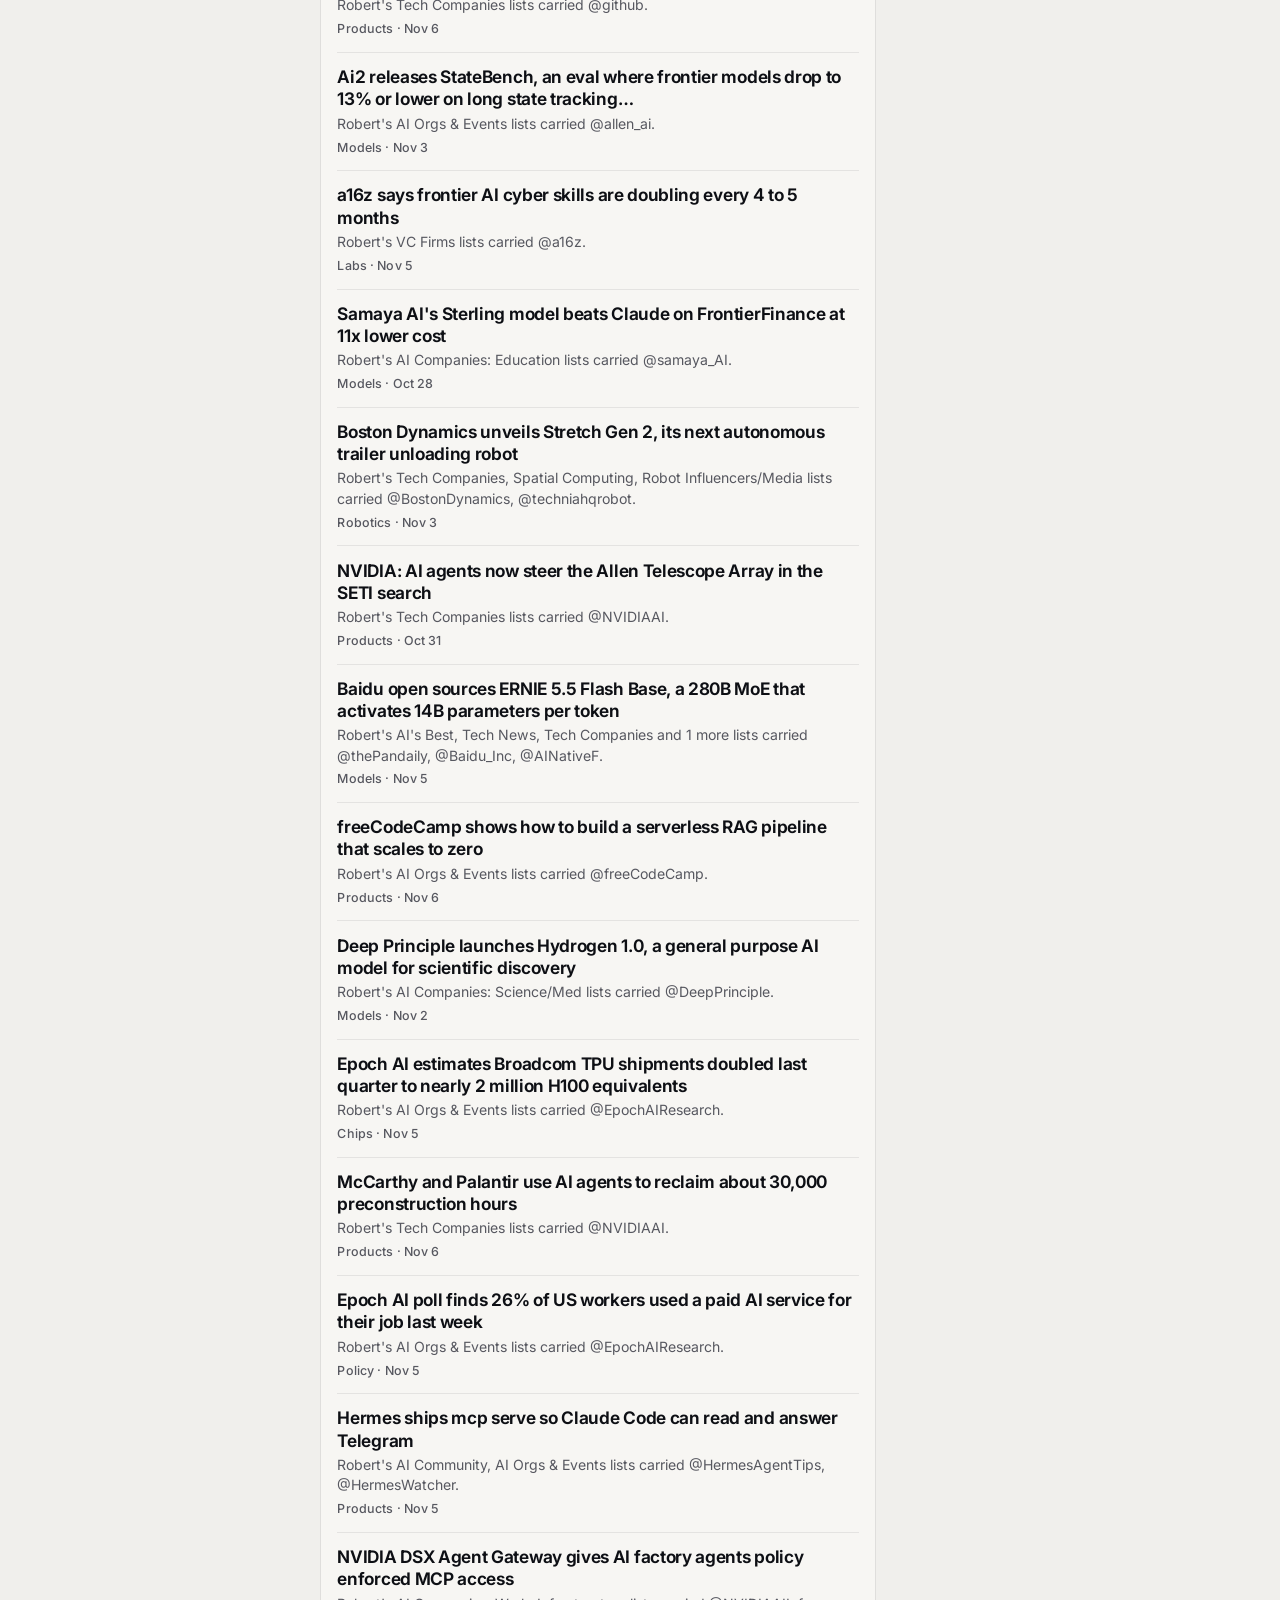
<file: signals.html>
<!DOCTYPE html>
<html lang="en">
<head>
<meta charset="UTF-8" />
<meta name="viewport" content="width=device-width, initial-scale=1, viewport-fit=cover" />
<meta name="theme-color" content="#F0EFEC" />
<meta name="mobile-web-app-capable" content="yes" />
<meta name="apple-mobile-web-app-capable" content="yes" />
<meta name="apple-mobile-web-app-title" content="Aligned News" />
<meta name="apple-mobile-web-app-status-bar-style" content="default" />
<link rel="apple-touch-icon" href="icons/apple-touch-icon.png?v=an321" />
<link rel="manifest" href="manifest.json?v=an321" />
<title>Signals · Aligned News</title>
<meta name="description" content="Filterable AI signals — Aligned News Pro reader." />
<link rel="icon" href="data:image/svg+xml,%3Csvg xmlns='http://www.w3.org/2000/svg' viewBox='0 0 64 64'%3E%3Crect width='64' height='64' rx='14' fill='%230D0F14'/%3E%3Cpath d='M18 42 L32 14 L46 42 Z' fill='none' stroke='%23fff' stroke-width='4.5' stroke-linejoin='round'/%3E%3Ccircle cx='32' cy='46' r='3.2' fill='%23fff'/%3E%3C/svg%3E" />
<link rel="preconnect" href="https://fonts.googleapis.com" />
<link rel="preconnect" href="https://fonts.gstatic.com" crossorigin />
<link href="https://fonts.googleapis.com/css2?family=Instrument+Serif:ital,wght@0,400;0,500;1,400;1,500&family=Inter:wght@400;500;600;700;800&family=Source+Serif+4:opsz,wght@8..60,400;8..60,600;8..60,700&display=swap" rel="stylesheet" />
<style id="an218-fonts">html:not(.fonts-ready) .brand-align-half,html:not(.fonts-ready) .brand-align-sub em{opacity:0!important;animation:none!important;visibility:hidden!important}</style>
<script>(function(){function r(){document.documentElement.classList.add("fonts-ready")}try{if(document.fonts&&document.fonts.ready)document.fonts.ready.then(r);else r()}catch(e){r()}setTimeout(r,1600)})();</script>
<link rel="stylesheet" href="styles.css?v=an321" />
</head>
<body data-page="signals">
  <div class="load-bar" id="loadBar" hidden aria-hidden="true"><div class="load-bar-inner"></div></div>

<div class="app">
    <header class="topbar">
      <button class="menu-btn" id="menuToggle" type="button" aria-label="Open menu" data-i18n-aria="open_menu" aria-expanded="false">
        <svg width="18" height="18" viewBox="0 0 24 24" fill="none" stroke="currentColor" stroke-width="2"><path d="M4 7h16M4 12h16M4 17h16"/></svg>
      </button>
      <a class="brand brand-align" href="index.html" aria-label="Aligned News">
        <span class="brand-align-mark" aria-hidden="true">
          <span class="brand-align-half brand-align-top">Aligned</span>
          <span class="brand-align-half brand-align-bot">Aligned</span>
        </span>
        <span class="brand-align-sub full"><em>News</em></span>
      </a>
      <p class="brand-tagline" data-i18n="tagline">AI signal from 63 curated X lists</p>
      <div class="top-search">
        <svg width="15" height="15" viewBox="0 0 24 24" fill="none" stroke="currentColor" stroke-width="2" aria-hidden="true"><circle cx="11" cy="11" r="7"/><path d="M20 20l-3.5-3.5"/></svg>
        <label class="sr-only" for="searchInput" data-i18n="search_label">Search</label>
        <input id="searchInput" type="search" placeholder="Search signals" data-i18n-placeholder="search_signals" autocomplete="off" />
      </div>
      <div class="top-actions">
        <div class="think-status" id="thinkStatus" hidden aria-live="polite" aria-hidden="true">
          <span class="think-status-dot" aria-hidden="true"></span>
          <span class="think-status-text" id="thinkStatusText" data-i18n="loading">Loading…</span>
        </div>
        <div class="live-pill" id="livePill" title="Live desk" data-i18n-title="live_desk">
          <span class="live-dot" aria-hidden="true"></span>
          <span class="live-label">LIVE</span>
          <span class="live-time" id="liveTime">…</span>
        </div>
        <button type="button" class="tool-toggle chrome-toggle" id="chromeToggle" aria-pressed="false" title="Hide desk for more feed space">Focus</button>
        <button type="button" class="gm-widget" id="godModeWidget" aria-label="Open God Mode" title="God Mode">
          <span class="gm-widget-atm" aria-hidden="true"></span>
          <canvas class="gm-widget-globe" width="72" height="72" aria-hidden="true"></canvas>
          <span class="gm-widget-pulse" aria-hidden="true"></span>
        </button>
        <a class="auth-cta" id="authCta" href="auth.html"><span data-i18n="sign_up_login">Sign up / Login</span></a>
      </div>
    </header>

    <div class="backdrop" id="backdrop"></div>
    <aside class="sidebar" id="sidebar" aria-label="Primary" data-i18n-aria="primary"></aside>

    <main class="main">
      <div class="page page-enter">
        <section class="desk-hero desk-hero-compact" aria-label="Signals overview" data-i18n-aria="signals_overview">
          <div class="desk-copy">
            <p class="desk-kicker">Confidence-ranked movers</p>
            <h1 data-i18n="signals">Signals</h1>
            <p class="desk-value" data-i18n="signals_value">Cross-list spikes, keyword hits, and high-engagement posts from Scoble’s lists.</p>
            <p class="page-meta" id="pageMeta"></p>
          </div>
        </section>

        <div class="chips" id="chips" role="toolbar" aria-label="Filter by list" data-i18n-aria="filter_list"></div>
        <p class="status" id="loadStatus" data-i18n="loading_signals">Loading signals…</p>
        <div class="page-layout">
          <div class="page-primary">
            <div class="feed-module">
              <div class="feed-module-head">
                <h2 class="module-label" data-i18n="signals">Signals</h2>
                <div class="feed-module-tools">
                <a class="feed-collabs" href="https://agentdashboard.cloud/connect" target="_blank" rel="noopener noreferrer" data-i18n="collabs">Collabs</a>
                <div class="density-seg" id="densityToggle" role="group" aria-label="Feed density" data-i18n-aria="feed_density">
                  <button type="button" class="density-seg-btn is-active" data-density-mode="comfortable" aria-pressed="true" title="Expanded" data-i18n-title="expanded">
                    <svg width="14" height="14" viewBox="0 0 24 24" aria-hidden="true"><rect x="4" y="5" width="16" height="5" rx="1.6" fill="currentColor"/><rect x="4" y="14" width="16" height="5" rx="1.6" fill="currentColor"/></svg>
                    <span class="sr-only" data-i18n="expanded">Expanded</span>
                  </button>
                  <button type="button" class="density-seg-btn" data-density-mode="compact" aria-pressed="false" title="Compact" data-i18n-title="compact">
                    <svg width="14" height="14" viewBox="0 0 24 24" fill="none" stroke="currentColor" stroke-width="1.8" stroke-linecap="round" aria-hidden="true"><path d="M5 7h14M5 12h14M5 17h14"/></svg>
                    <span class="sr-only" data-i18n="compact">Compact</span>
                  </button>
                </div>
              </div>
              </div>
              <ol class="feed" id="feed"></ol>
            </div>
          </div>
          <aside class="page-rail" id="pageRail" aria-label="Sidebar modules" data-i18n-aria="sidebar_modules">
            <section class="rail-card rail-card-why" id="whyMatters">
              <h2 class="rail-title" data-i18n="why_matters">Why this matters</h2>
              <p class="vibe-body" id="whyCopy" data-i18n="signals_why">Signals are the desk’s early-warning layer — engagement-weighted posts that crossed curated lists before they went mainstream.</p>
            </section>
            <section class="rail-card" id="topSignals">
              <h2 class="rail-title" data-i18n="top_signals">Top Signals</h2>
              <ul class="rail-list" id="topSignalsList"></ul>
            </section>
            <section class="rail-card" id="provenanceRail">
              <h2 class="rail-title" data-i18n="list_provenance">List provenance</h2>
              <p class="vibe-body" id="provenanceCopy" data-i18n="signals_prov">Filter by the Scoble list that surfaced each signal.</p>
              <div class="section-cloud" id="sectionCloud"></div>
            </section>
            <section class="rail-card" id="vibeRail">
              <h2 class="rail-title" data-i18n="last7">Last 7 days</h2>
              <p class="vibe-body" id="vibeCopy" data-i18n="signals_vibe">Signal velocity across the desk — confidence-ranked movers first.</p>
              <div id="vibeStats"></div>
            </section>
          </aside>
        </div>
        <footer class="site-footer">
          <span>Aligned News · Pro desk</span>
          <span data-i18n="footer_signal">Signal from Scoble’s X lists</span>
        </footer>
      </div>
    </main>
  </div>
  <script src="i18n.js?v=an321"></script>
  <script src="an-saved.js?v=an321"></script>
  <script src="app.js?v=an321"></script>
</body>
</html>
</file>
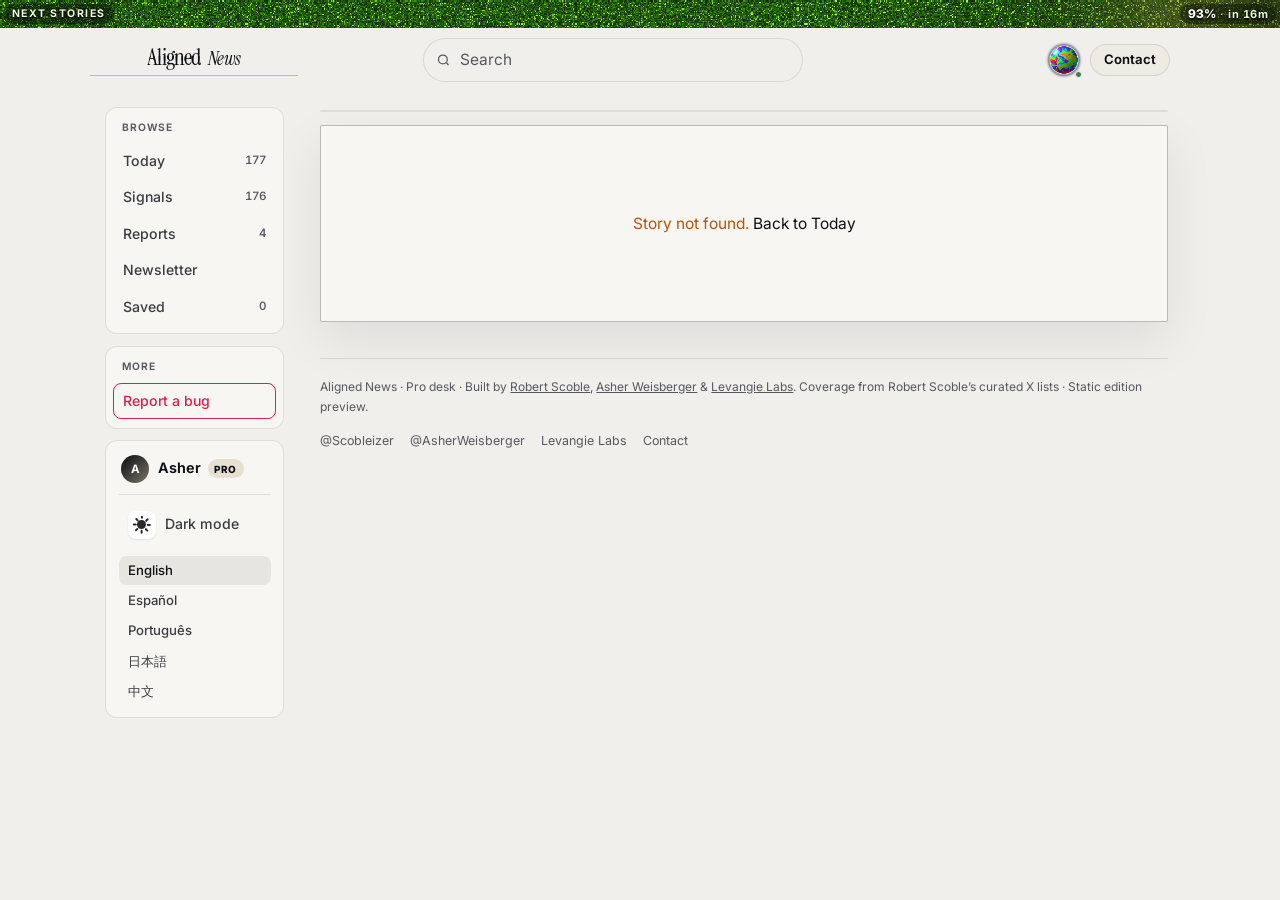
<file: story.html>
<!DOCTYPE html>
<html lang="en">
<head>
<meta charset="UTF-8" />
<meta name="viewport" content="width=device-width, initial-scale=1, viewport-fit=cover" />
<meta name="theme-color" content="#F0EFEC" />
<meta name="mobile-web-app-capable" content="yes" />
<meta name="apple-mobile-web-app-capable" content="yes" />
<meta name="apple-mobile-web-app-title" content="Aligned News" />
<meta name="apple-mobile-web-app-status-bar-style" content="default" />
<link rel="apple-touch-icon" href="icons/apple-touch-icon.png?v=an321" />
<link rel="manifest" href="manifest.json?v=an321" />
<title>Story · Aligned News</title>
<meta name="description" content="Full story — Aligned News Pro." />
<link rel="icon" href="data:image/svg+xml,%3Csvg xmlns='http://www.w3.org/2000/svg' viewBox='0 0 64 64'%3E%3Crect width='64' height='64' rx='14' fill='%230D0F14'/%3E%3Cpath d='M18 42 L32 14 L46 42 Z' fill='none' stroke='%23fff' stroke-width='4.5' stroke-linejoin='round'/%3E%3Ccircle cx='32' cy='46' r='3.2' fill='%23fff'/%3E%3C/svg%3E" />
<link rel="preconnect" href="https://fonts.googleapis.com" />
<link rel="preconnect" href="https://fonts.gstatic.com" crossorigin />
<link href="https://fonts.googleapis.com/css2?family=Instrument+Serif:ital,wght@0,400;0,500;1,400;1,500&family=Inter:wght@400;500;600;700;800&family=Source+Serif+4:opsz,wght@8..60,400;8..60,600;8..60,700&display=swap" rel="stylesheet" />
<style id="an218-fonts">html:not(.fonts-ready) .brand-align-half,html:not(.fonts-ready) .brand-align-sub em{opacity:0!important;animation:none!important;visibility:hidden!important}</style>
<script>(function(){function r(){document.documentElement.classList.add("fonts-ready")}try{if(document.fonts&&document.fonts.ready)document.fonts.ready.then(r);else r()}catch(e){r()}setTimeout(r,1600)})();</script>
<link rel="stylesheet" href="styles.css?v=an321" />
</head>
<body data-page="story">
  <div class="load-bar" id="loadBar" hidden aria-hidden="true"><div class="load-bar-inner"></div></div>

<div class="app">
    <header class="topbar">
      <button class="menu-btn" id="menuToggle" type="button" aria-label="Open menu" data-i18n-aria="open_menu" aria-expanded="false">
        <svg width="18" height="18" viewBox="0 0 24 24" fill="none" stroke="currentColor" stroke-width="2"><path d="M4 7h16M4 12h16M4 17h16"/></svg>
      </button>
      <a class="brand brand-align" href="index.html" aria-label="Aligned News">
        <span class="brand-align-mark" aria-hidden="true">
          <span class="brand-align-half brand-align-top">Aligned</span>
          <span class="brand-align-half brand-align-bot">Aligned</span>
        </span>
        <span class="brand-align-sub full"><em>News</em></span>
      </a>
      <p class="brand-tagline" data-i18n="tagline">AI signal from 63 curated X lists</p>
      <div class="top-search">
        <svg width="15" height="15" viewBox="0 0 24 24" fill="none" stroke="currentColor" stroke-width="2" aria-hidden="true"><circle cx="11" cy="11" r="7"/><path d="M20 20l-3.5-3.5"/></svg>
        <label class="sr-only" for="searchInput" data-i18n="search_label">Search</label>
        <input id="searchInput" type="search" placeholder="Search" data-i18n-placeholder="search" autocomplete="off" />
      </div>
      <div class="top-actions">
        <div class="think-status" id="thinkStatus" hidden aria-live="polite" aria-hidden="true">
          <span class="think-status-dot" aria-hidden="true"></span>
          <span class="think-status-text" id="thinkStatusText" data-i18n="loading">Loading…</span>
        </div>
        <div class="live-pill" id="livePill" title="Live desk" data-i18n-title="live_desk">
          <span class="live-dot" aria-hidden="true"></span>
          <span class="live-label">LIVE</span>
          <span class="live-time" id="liveTime">…</span>
        </div>
        <button type="button" class="gm-widget" id="godModeWidget" aria-label="Open God Mode" title="God Mode">
          <span class="gm-widget-atm" aria-hidden="true"></span>
          <canvas class="gm-widget-globe" width="72" height="72" aria-hidden="true"></canvas>
          <span class="gm-widget-pulse" aria-hidden="true"></span>
        </button>
        <a class="auth-cta" id="authCta" href="auth.html"><span data-i18n="sign_up_login">Sign up / Login</span></a>
      </div>
    </header>

    <div class="backdrop" id="backdrop"></div>
    <aside class="sidebar" id="sidebar" aria-label="Primary" data-i18n-aria="primary"></aside>

    <main class="main">
      <div class="page article-page page-enter">
        <div class="read-progress" aria-hidden="true"><span></span></div>
        <p class="status" id="loadStatus" data-i18n="loading_story">Loading story…</p>
        <div class="article-shell">
          <article class="article" id="article"></article>
        </div>
        <footer class="site-footer">
          <span>Aligned News · Pro desk</span>
          <span data-i18n="footer_signal">Signal from Scoble’s X lists</span>
        </footer>
      </div>
    </main>
  </div>
  <script src="i18n.js?v=an321"></script>
  <script src="an-saved.js?v=an321"></script>
  <script src="app.js?v=an321"></script>
</body>
</html>
</file>
<file: styles.css>
/* Aligned News — Pro reader */
@font-face {
  font-family: "Instrument Fallback";
  src: local("Georgia"), local("Palatino Linotype"), local("Times New Roman");
  size-adjust: 108%;
  ascent-override: 92%;
  descent-override: 22%;
  line-gap-override: 0%;
}
:root {
  --bg: #F0EFEC;
  --bg-elev: #F7F6F3;
  --bg-soft: #E7E5E0;
  --bg-wash: color-mix(in srgb, #D9CCAC 28%, #F0EFEC);
  --text: #0D0F14;
  --text-secondary: #3A3C42;
  --muted: #575860;
  --border: rgba(13, 15, 20, 0.10);
  --border-strong: rgba(13, 15, 20, 0.14);
  --sand: #D9CCAC;
  --accent: #0D0F14;
  --accent-deep: #0D0F14;
  --accent-soft: color-mix(in srgb, #D9CCAC 42%, #F0EFEC);
  --link: #0D0F14;
  --link-hover: #0D0F14;
  --chip: #F7F6F3;
  --chip-active: #0D0F14;
  --chip-active-text: #F0EFEC;
  --danger: #b45309;
  --live: #3f7d57;
  --sidebar-w: 196px;
  --drops-bar-h: 28px;
  --topbar-h: calc(56px + env(safe-area-inset-top, 0px) + var(--drops-bar-h));
  --radius: 16px;
  --radius-sm: 11px;
  --shadow: 0 1px 2px rgba(13, 15, 20, 0.04), 0 8px 24px rgba(13, 15, 20, 0.04);
  --shadow-hover: 0 4px 10px rgba(13, 15, 20, 0.06), 0 18px 40px rgba(13, 15, 20, 0.08);
  --shadow-lead: 0 2px 6px rgba(13, 15, 20, 0.05), 0 18px 40px rgba(13, 15, 20, 0.06);
  --font: "Inter", system-ui, -apple-system, "Segoe UI", Roboto, sans-serif;
  --serif: "Source Serif 4", "Iowan Old Style", "Palatino Linotype", Palatino, Georgia, serif;
  --display: "Instrument Serif", "Instrument Fallback", "Source Serif 4", Georgia, serif;
  --body-size: 15.5px;
  --title-size: 1.2rem;
  --row-gap: 0;
  --measure: 68ch;
  --desk-max: min(1180px, 100%);
  --ease-out: cubic-bezier(0.16, 1, 0.3, 1);
  --ease-soft: cubic-bezier(0.22, 1, 0.36, 1);
  --ease-spring: cubic-bezier(0.22, 1, 0.36, 1);
  --ease-story: cubic-bezier(0.16, 1, 0.3, 1);
  --ease-line: cubic-bezier(0.22, 1, 0.36, 1);
}
@media (max-width: 860px) {
  :root { --drops-bar-h: 26px; }
}

html[data-theme="dark"] {
  --bg: #131315;
  --bg-elev: #1a1a1c;
  --bg-soft: #222226;
  --bg-wash: rgba(217, 204, 172, 0.08);
  --text: #ECECEE;
  --text-secondary: #c4c4ca;
  --muted: #8a8a92;
  --border: rgba(255, 255, 255, 0.10);
  --border-strong: rgba(255, 255, 255, 0.14);
  --sand: #D9CCAC;
  --accent: #D9CCAC;
  --accent-deep: #D9CCAC;
  --accent-soft: rgba(217, 204, 172, 0.12);
  --link: #D9CCAC;
  --link-hover: #D9CCAC;
  --chip: #1a1a1c;
  --chip-active: #ECECEE;
  --chip-active-text: #131315;
  --shadow: 0 1px 2px rgba(0, 0, 0, 0.35), 0 8px 24px rgba(0, 0, 0, 0.28);
  --shadow-hover: 0 8px 28px rgba(0, 0, 0, 0.4);
  --shadow-lead: 0 8px 36px rgba(0, 0, 0, 0.4);
}

html[data-density="compact"] {
  --body-size: 13.5px;
  --title-size: 0.98rem;
  --row-gap: 0;
}

*, *::before, *::after { box-sizing: border-box; }
html {
  color-scheme: light;
  scroll-behavior: smooth;
  overflow-x: clip;
}
html[data-theme="dark"] { color-scheme: dark; }
body {
  margin: 0;
  font-family: var(--font);
  font-size: var(--body-size);
  line-height: 1.5;
  color: var(--text);
  background:
    radial-gradient(1200px 480px at 12% -10%, color-mix(in srgb, var(--sand) 16%, transparent), transparent 55%),
    radial-gradient(900px 420px at 88% 0%, color-mix(in srgb, var(--sand) 9%, transparent), transparent 50%),
    var(--bg);
  -webkit-font-smoothing: antialiased;
  text-rendering: optimizeLegibility;
  overflow-x: clip;
  max-width: 100%;
}
img { max-width: 100%; height: auto; display: block; }
svg { max-width: 100%; }
a { color: var(--link); text-decoration: none; }
a:hover { color: var(--link-hover); }
button, input { font: inherit; }
:focus-visible {
  outline: 2px solid var(--accent);
  outline-offset: 2px;
}
.chip:focus-visible,
.feed-row a:focus-visible,
.lead-card a:focus-visible,
.nav-link:focus-visible,
.side-nav a:focus-visible,
.btn:focus-visible,
.tool-toggle:focus-visible,
.feed-collabs:focus-visible,
.icon-btn:focus-visible,
.menu-btn:focus-visible,
button:focus-visible {
  outline: 2px solid var(--accent);
  outline-offset: 2px;
  border-radius: 10px;
}
.chip:focus-visible {
  border-radius: 999px;
}

.sr-only {
  position: absolute; width: 1px; height: 1px; padding: 0; margin: -1px;
  overflow: hidden; clip: rect(0,0,0,0); border: 0;
}

/* Shell */
.app {
  min-height: 100vh;
  min-width: 0;
  max-width: 100%;
  width: 100%;
  display: grid;
  grid-template-columns: minmax(0, 1fr);
  grid-template-rows: var(--topbar-h) 1fr;
  grid-template-areas:
    "topbar"
    "main";
}

.topbar {
  grid-area: topbar;
  position: sticky;
  top: 0;
  z-index: 40;
  display: flex;
  align-items: center;
  gap: 0.5rem;
  padding: 0 1.25rem;
  min-width: 0;
  max-width: 100%;
  width: 100%;
  /* Always solid — never let feed bleed through while sticky */
  background: var(--bg);
  backdrop-filter: none;
  -webkit-backdrop-filter: none;
  border-bottom: none;
  box-shadow: none;
  overflow: visible;
  transition: box-shadow 0.2s ease, border-color 0.2s ease;
}
.topbar.is-scrolled {
  border-bottom: 1px solid color-mix(in srgb, var(--border) 70%, transparent);
  box-shadow: 0 8px 24px rgba(12, 13, 16, 0.06);
}
html[data-theme="dark"] .topbar.is-scrolled {
  box-shadow: 0 8px 24px rgba(0, 0, 0, 0.35);
}
.brand {
  display: inline-flex;
  align-items: center;
  gap: 0;
  color: var(--text);
  text-decoration: none;
  font-weight: 800;
  letter-spacing: -0.04em;
  font-size: 1.12rem;
  flex-shrink: 0;
  line-height: 1.25;
  overflow: visible;
}
.brand:hover { text-decoration: none; color: var(--text); }
.brand em { font-style: normal; font-weight: 550; color: var(--muted); margin-left: 0.18rem; letter-spacing: -0.03em; }

/* Aligned wordmark — inverse of Unaligned: halves settle into one piece */
.brand-align {
  position: relative;
  gap: 0;
  align-items: baseline;
  padding-bottom: 0.14em;
}
.brand-align::after {
  content: "";
  position: absolute;
  left: 0;
  right: 0;
  bottom: 0;
  height: 1px;
  background: color-mix(in srgb, var(--sand) 88%, var(--text));
  transform: scaleX(0);
  transform-origin: left center;
  animation: brand-hairline 0.55s var(--ease-line) 1.05s both;
  pointer-events: none;
}
@keyframes brand-hairline {
  from { transform: scaleX(0); opacity: 0; }
  to { transform: scaleX(1); opacity: 0.9; }
}
.brand-align-mark {
  position: relative;
  display: inline-grid;
  grid-template-columns: 1fr;
  grid-template-rows: 1fr;
  isolation: isolate;
  /* Never clip descenders (g) — horizontal snap stays within letterforms */
  overflow: visible;
  padding-bottom: 0.15em;
  font-family: var(--display);
  font-weight: 500;
  letter-spacing: -0.04em;
  line-height: 1.25;
}
.brand-align-half {
  grid-area: 1 / 1;
  display: block;
  white-space: nowrap;
  backface-visibility: hidden;
  line-height: 1.2;
  padding-bottom: 0.08em;
}
.brand-align-top {
  /* Bias split above baseline so bottom half owns the full g descender */
  clip-path: inset(0 0 42% 0);
  animation: brand-align-in-top 0.82s var(--ease-story) both;
}
.brand-align-bot {
  clip-path: inset(42% 0 0 0);
  animation: brand-align-in-bot 0.82s var(--ease-story) both;
}
.brand-align-sub {
  display: inline-flex;
  align-items: baseline;
  margin-left: 0.25rem; /* breath between Aligned + News when settled */
  will-change: auto;
}
.brand-align-sub em {
  font-family: var(--display);
  font-style: italic;
  font-weight: 400;
  color: var(--text);
  letter-spacing: -0.03em;
  display: inline-block;
  animation: brand-news-dock 1.12s var(--ease-story) 0.22s both;
}
@keyframes brand-align-in-top {
  from { transform: translateX(-6px); }
  to { transform: translateX(0); }
}
@keyframes brand-align-in-bot {
  from { transform: translateX(6px); }
  to { transform: translateX(0); }
}
/* Listening while desk loads — subtle drift apart (clipped by mark), then settle */
@keyframes brand-listen-top {
  0%, 100% { transform: translateX(-3px); }
  50% { transform: translateX(-6px); }
}
@keyframes brand-listen-bot {
  0%, 100% { transform: translateX(3px); }
  50% { transform: translateX(6px); }
}
/* News docks from space onto Aligned — not a left/right split */
@keyframes brand-news-dock {
  0% {
    opacity: 0;
    letter-spacing: 0.10em;
    filter: blur(4px);
    clip-path: inset(0 -12% 0 48%);
  }
  100% {
    opacity: 1;
    letter-spacing: -0.03em;
    filter: blur(0);
    clip-path: inset(0 -12% 0 -8%);
  }
}
/* Subtle cosmic orbit shimmer on News while loading — no drift into Aligned */
@keyframes brand-news-orbit {
  0%, 100% { opacity: 0.92; letter-spacing: -0.03em; filter: blur(0); }
  50% { opacity: 1; letter-spacing: -0.01em; filter: blur(0); }
}
/* Siri/ocean load retired — brand stays calm while skeleton loads */
html[data-loading="1"] .brand-align-top,
html[data-loading="1"] .brand-align-bot,
html[data-loading="1"] .brand-align-sub em,
body.siri-glow .brand-align-top,
body.siri-glow .brand-align-bot,
body.siri-glow .brand-align-sub em {
  animation: none !important;
}
@media (prefers-reduced-motion: reduce) {
  .brand-align-top,
  .brand-align-bot,
  .brand-align-sub em,
  html[data-loading="1"] .brand-align-top,
  html[data-loading="1"] .brand-align-bot,
  html[data-loading="1"] .brand-align-sub em,
  body.siri-glow .brand-align-top,
  body.siri-glow .brand-align-bot,
  body.siri-glow .brand-align-sub em {
    animation: none !important;
    transform: none !important;
    filter: none !important;
    opacity: 1 !important;
    letter-spacing: normal !important;
    text-shadow: none !important;
  }
}

.brand-tagline {
  margin: 0;
  font-size: 0.78rem;
  font-weight: 500;
  color: var(--muted);
  letter-spacing: -0.01em;
  white-space: nowrap;
  max-width: 240px;
  overflow: hidden;
  text-overflow: ellipsis;
}

.menu-btn, .icon-btn {
  appearance: none;
  border: 1px solid var(--border);
  background: var(--bg-elev);
  color: var(--text-secondary);
  width: 36px; height: 36px;
  border-radius: 11px;
  display: inline-flex; align-items: center; justify-content: center;
  cursor: pointer;
  box-shadow: var(--shadow);
  transition: background 0.18s var(--ease-soft), color 0.18s var(--ease-soft), transform 0.18s var(--ease-soft);
}
.menu-btn { display: none; }
.icon-btn:hover, .menu-btn:hover { background: var(--bg-soft); color: var(--text); }
.icon-btn:active, .menu-btn:active { transform: scale(0.96); }

.top-search {
  flex: 1 1 auto;
  min-width: 0;
  max-width: 380px;
  margin: 0 auto;
  position: relative;
}
.top-search input {
  width: 100%;
  min-width: 0;
  max-width: 100%;
  border: 1px solid var(--border);
  background: var(--bg);
  color: var(--text);
  border-radius: 999px;
  padding: 0.58rem 1rem 0.58rem 2.3rem;
  transition: border-color 0.18s var(--ease-soft), box-shadow 0.18s var(--ease-soft);
}
.top-search svg {
  position: absolute; left: 0.85rem; top: 50%; transform: translateY(-50%);
  color: var(--muted); pointer-events: none;
}
.top-search input::placeholder { color: var(--muted); }
.top-search input:focus {
  outline: none;
  border-color: color-mix(in srgb, var(--accent) 45%, var(--border));
  box-shadow: 0 0 0 3px var(--accent-soft);
}

.top-actions {
  display: flex; align-items: center; gap: 0.5rem; margin-left: auto;
  flex-shrink: 1;
  min-width: 0;
}


.live-pill {
  display: inline-flex;
  align-items: center;
  gap: 0.32rem;
  border: 1px solid color-mix(in srgb, var(--live) 22%, var(--border));
  background: color-mix(in srgb, var(--live) 6%, var(--bg-elev));
  border-radius: 999px;
  padding: 0.26rem 0.58rem 0.26rem 0.48rem;
  font-size: 0.72rem;
  font-weight: 550;
  color: var(--text-secondary);
  box-shadow: none;
}
.live-dot {
  width: 5px; height: 5px; border-radius: 999px;
  background: var(--live);
  box-shadow: 0 0 0 0 rgba(22, 163, 74, 0.35);
  animation: live-pulse 2.6s var(--ease-soft) infinite;
}
.live-label {
  letter-spacing: 0.08em;
  color: var(--live);
  font-weight: 750;
  font-size: 0.62rem;
}
.live-time { color: var(--muted); font-weight: 500; font-variant-numeric: tabular-nums; font-size: 0.7rem; }

/* Premium thinking / loading status capsule (companion to LIVE) */
.think-status {
  display: inline-flex;
  align-items: center;
  gap: 0.38rem;
  border: 1px solid color-mix(in srgb, #c084fc 28%, var(--border));
  background:
    linear-gradient(
      110deg,
      color-mix(in srgb, #6ea8ff 10%, var(--bg-elev)) 0%,
      color-mix(in srgb, #c084fc 12%, var(--bg-elev)) 45%,
      color-mix(in srgb, #f472b6 10%, var(--bg-elev)) 100%
    );
  border-radius: 999px;
  padding: 0.26rem 0.7rem 0.26rem 0.52rem;
  font-size: 0.72rem;
  font-weight: 600;
  color: var(--text-secondary);
  box-shadow:
    0 0 0 1px color-mix(in srgb, #c084fc 12%, transparent),
    0 0 18px color-mix(in srgb, #6ea8ff 18%, transparent);
  max-width: 15.5rem;
  opacity: 0;
  transform: translateY(2px) scale(0.98);
  pointer-events: none;
  transition: opacity 0.22s var(--ease-soft), transform 0.22s var(--ease-soft);
}
.think-status.is-on {
  opacity: 1;
  transform: translateY(0) scale(1);
}
/* Keep think-status off during load — skeleton is the load UX */
html[data-loading="1"] .think-status,
body.siri-glow .think-status {
  display: none !important;
  opacity: 0 !important;
}
.think-status[hidden] {
  display: none !important;
}
.think-status-dot {
  width: 6px;
  height: 6px;
  border-radius: 999px;
  flex-shrink: 0;
  background: linear-gradient(135deg, #6ea8ff, #c084fc, #f472b6);
  box-shadow: 0 0 0 0 color-mix(in srgb, #c084fc 40%, transparent);
  animation: think-dot-pulse 1.6s var(--ease-soft) infinite;
}
.think-status-text {
  white-space: nowrap;
  overflow: hidden;
  text-overflow: ellipsis;
  letter-spacing: -0.01em;
  background: linear-gradient(
    100deg,
    color-mix(in srgb, var(--text) 72%, #6ea8ff) 0%,
    #c084fc 35%,
    #f472b6 55%,
    color-mix(in srgb, var(--text) 72%, #67e8f9) 80%,
    color-mix(in srgb, var(--text) 72%, #6ea8ff) 100%
  );
  background-size: 220% 100%;
  -webkit-background-clip: text;
  background-clip: text;
  color: transparent;
  animation: think-shimmer 2.4s linear infinite;
  font-weight: 650;
}
html[data-theme="dark"] .think-status {
  background:
    linear-gradient(
      110deg,
      color-mix(in srgb, #6ea8ff 16%, var(--bg-elev)) 0%,
      color-mix(in srgb, #c084fc 18%, var(--bg-elev)) 45%,
      color-mix(in srgb, #f472b6 14%, var(--bg-elev)) 100%
    );
  box-shadow:
    0 0 0 1px color-mix(in srgb, #c084fc 18%, transparent),
    0 0 22px color-mix(in srgb, #6ea8ff 22%, transparent);
}
@keyframes think-shimmer {
  0% { background-position: 100% 50%; }
  100% { background-position: -100% 50%; }
}
@keyframes think-dot-pulse {
  0% { box-shadow: 0 0 0 0 color-mix(in srgb, #c084fc 45%, transparent); opacity: 1; }
  70% { box-shadow: 0 0 0 6px color-mix(in srgb, #c084fc 0%, transparent); opacity: 0.75; }
  100% { box-shadow: 0 0 0 0 color-mix(in srgb, #c084fc 0%, transparent); opacity: 1; }
}
body.siri-glow .live-pill {
  border-color: color-mix(in srgb, #c084fc 24%, var(--border));
  box-shadow: 0 0 14px color-mix(in srgb, #6ea8ff 14%, transparent);
}

@keyframes live-pulse {
  0% { box-shadow: 0 0 0 0 rgba(22, 163, 74, 0.35); opacity: 1; }
  70% { box-shadow: 0 0 0 5px rgba(22, 163, 74, 0); opacity: 0.85; }
  100% { box-shadow: 0 0 0 0 rgba(22, 163, 74, 0); opacity: 1; }
}

.user-pill {
  display: inline-flex; align-items: center; gap: 0.45rem;
  border: 1px solid var(--border);
  background: var(--bg-elev);
  border-radius: 999px;
  padding: 0.28rem 0.7rem 0.28rem 0.32rem;
  color: var(--text);
  font-size: 0.88rem;
  font-weight: 550;
  box-shadow: var(--shadow);
}
.avatar {
  width: 26px; height: 26px; border-radius: 999px;
  background: linear-gradient(135deg, #0D0F14, color-mix(in srgb, #D9CCAC 55%, #0D0F14));
  color: #fff; display: grid; place-items: center;
  font-size: 0.72rem; font-weight: 700;
}
.pro-badge {
  font-size: 0.62rem; font-weight: 800; letter-spacing: 0.06em;
  text-transform: uppercase; color: var(--accent);
  background: var(--accent-soft); border-radius: 999px; padding: 0.14rem 0.42rem;
}
.plan-badge {
  font-size: 0.62rem; font-weight: 800; letter-spacing: 0.06em;
  text-transform: uppercase; border-radius: 999px; padding: 0.14rem 0.42rem;
}
.plan-badge.plan-free {
  color: var(--muted);
  background: var(--bg-soft);
  border: 1px solid var(--border);
}
.upgrade-btn {
  text-decoration: none;
  display: inline-flex;
  align-items: center;
  justify-content: center;
  padding: 0.38rem 0.85rem;
  border-radius: 999px;
  font-size: 0.78rem;
  font-weight: 700;
  letter-spacing: 0.01em;
  white-space: nowrap;
  box-shadow: var(--shadow);
}


/* Sign up / Login CTA */
.auth-cta {
  display: inline-flex;
  align-items: center;
  justify-content: center;
  text-decoration: none;
  white-space: nowrap;
  border-radius: 999px;
  padding: 0.42rem 0.95rem;
  font-size: 0.8rem;
  font-weight: 700;
  letter-spacing: 0.01em;
  color: var(--bg) !important;
  background: var(--accent);
  border: 1px solid var(--accent);
  box-shadow: none;
  transition: background 0.15s ease, transform 0.15s ease, box-shadow 0.15s ease;
}
.auth-cta:hover {
  background: var(--accent-deep);
  color: var(--bg) !important;
  text-decoration: none;
  box-shadow: none;
}
.auth-cta:active { transform: translateY(1px); }
.user-pill.is-compact {
  padding: 0.2rem 0.55rem 0.2rem 0.28rem;
  font-size: 0.8rem;
  box-shadow: none;
  background: transparent;
  border-color: color-mix(in srgb, var(--border) 80%, transparent);
}
.user-pill.is-compact .avatar {
  width: 22px;
  height: 22px;
  font-size: 0.66rem;
}
.user-pill.is-compact .user-name {
  max-width: 5.5rem;
  overflow: hidden;
  text-overflow: ellipsis;
}
.user-pill[hidden] { display: none !important; }

/* Expand / compact density segmented control — lives in topbar */
.density-seg {
  display: inline-flex;
  align-items: center;
  gap: 0;
  padding: 2px;
  border-radius: 10px;
  background: var(--bg-soft);
  border: 1px solid var(--border);
  box-shadow: none;
  flex-shrink: 0;
}
html[data-theme="dark"] .density-seg {
  background: color-mix(in srgb, var(--bg-soft) 88%, #000);
}
.density-seg-btn {
  display: inline-flex;
  align-items: center;
  justify-content: center;
  width: 1.9rem;
  height: 1.55rem;
  border: 0;
  border-radius: 8px;
  background: transparent;
  color: var(--muted);
  cursor: pointer;
  padding: 0;
  transition: background 0.14s ease, color 0.14s ease, box-shadow 0.14s ease;
}
.density-seg-btn + .density-seg-btn {
  margin-left: 1px;
}
.density-seg-btn:hover {
  color: var(--text-secondary);
}
.density-seg-btn.is-active,
.density-seg-btn[aria-pressed="true"] {
  background: var(--bg-elev);
  color: var(--text);
  box-shadow: 0 1px 2px rgba(13, 15, 20, 0.08);
}
html[data-theme="dark"] .density-seg-btn.is-active,
html[data-theme="dark"] .density-seg-btn[aria-pressed="true"] {
  background: color-mix(in srgb, var(--bg-elev) 88%, #fff);
  color: var(--text);
  box-shadow: 0 1px 2px rgba(0, 0, 0, 0.35);
}
.density-seg-btn svg {
  display: block;
  flex-shrink: 0;
}
.page-tools .tool-toggle#densityToggle { display: none; }
.page-tools {
  justify-self: end;
  align-self: start;
  margin-top: 0.15rem;
}

.rail-card-pro-note {
  padding: 0.85rem 0;
  background: transparent;
  border-color: var(--border);
}
.pro-desk-note {
  margin: 0;
  font-size: 0.78rem;
  line-height: 1.4;
  font-weight: 600;
  color: var(--text-secondary);
}

/* Sidebar */
.sidebar {
  grid-area: sidebar;
  border-right: none;
  background: transparent;
  padding: 1.15rem 0.75rem 2rem;
  position: sticky;
  top: var(--topbar-h);
  height: calc(100vh - var(--topbar-h));
  overflow: auto;
}
.nav-label {
  font-size: 0.66rem; font-weight: 700; letter-spacing: 0.08em;
  text-transform: uppercase; color: var(--muted);
  padding: 0.35rem 0.7rem 0.55rem;
}
.side-nav { list-style: none; margin: 0; padding: 0; }
.side-nav a {
  display: flex; align-items: center; gap: 0.5rem;
  padding: 0.52rem 0.7rem;
  border-radius: 11px;
  color: var(--text-secondary);
  text-decoration: none;
  font-weight: 550;
  font-size: 0.92rem;
  border: 1px solid transparent;
  transition: background 0.16s var(--ease-soft), color 0.16s var(--ease-soft), transform 0.16s var(--ease-soft), box-shadow 0.16s var(--ease-soft);
}
.side-nav a:hover { background: var(--bg-soft); color: var(--text); }
.side-nav a.active {
  background: var(--bg-elev);
  color: var(--text);
  box-shadow: var(--shadow);
  border-color: var(--border);
  font-weight: 700;
}
.side-nav .count {
  margin-left: auto; font-size: 0.74rem; color: var(--muted); font-weight: 550;
  font-variant-numeric: tabular-nums;
  background: var(--bg-soft);
  border-radius: 999px;
  padding: 0.08rem 0.42rem;
}
.side-nav a.active .count { background: var(--accent-soft); color: var(--accent); }
.sidebar-foot {
  margin-top: 1.5rem; padding: 0.75rem 0.7rem;
  font-size: 0.76rem; color: var(--muted); line-height: 1.45;
  border-top: 1px solid color-mix(in srgb, var(--border) 35%, transparent);
}

.backdrop {
  display: none; position: fixed; inset: 0; background: rgba(12,13,16,0.36); z-index: 45;
  backdrop-filter: blur(2px);
  pointer-events: none;
}
.backdrop.open {
  pointer-events: auto;
}

/* Main */
.main {
  grid-area: main;
  min-width: 0;
  max-width: 100%;
  padding: 1.25rem 1.4rem 3rem;
}
.page {
  max-width: var(--desk-max);
  margin: 0 auto;
  min-width: 0;
  width: 100%;
}
.page-enter {
  animation: page-fade 0.45s var(--ease-out) both;
}
@keyframes page-fade {
  from { opacity: 0; transform: translateY(8px); }
  to { opacity: 1; transform: none; }
}

.page-layout {
  display: grid;
  grid-template-columns: minmax(0, 1.95fr) minmax(270px, 0.95fr);
  gap: 1.35rem;
  align-items: start;
}
.page-primary { min-width: 0; }
.page-rail {
  min-width: 0;
  display: flex;
  flex-direction: column;
  gap: 0;
  position: static;
  top: auto;
}

/* Desk hero — sells the product */
.desk-hero {
  display: grid;
  grid-template-columns: minmax(0, 1fr) auto auto;
  gap: 0.65rem 1rem;
  align-items: center;
  margin-bottom: 0.85rem;
  padding: 0.55rem 0 0.85rem;
  border-radius: 0;
  background: transparent;
  border: none;
  border-bottom: 1px solid var(--border);
  box-shadow: none;
  position: relative;
  overflow: visible;
}
.desk-hero::before {
  content: none;
  display: none;
}
.desk-hero-compact {
  grid-template-columns: minmax(0, 1fr) auto;
}
.desk-copy { position: relative; z-index: 1; min-width: 0; }
.desk-kicker {
  margin: 0 0 0.35rem;
  font-size: 10.5px;
  font-weight: 500;
  letter-spacing: 0.16em;
  text-transform: uppercase;
  color: var(--muted);
}
.desk-hero h1 {
  margin: 0 0 0.2rem;
  font-family: var(--display);
  font-size: clamp(1.45rem, 2.4vw, 1.85rem);
  letter-spacing: -0.035em;
  font-weight: 400;
  color: var(--text);
  line-height: 1.12;
}
.desk-value {
  margin: 0 0 0.25rem;
  color: var(--text-secondary);
  font-size: 0.9rem;
  line-height: 1.4;
  max-width: 56ch;
}
.page-meta { color: var(--muted); font-size: 0.86rem; margin: 0; }
.desk-stats {
  position: relative;
  z-index: 1;
  display: flex;
  gap: 0.55rem;
  flex-wrap: wrap;
  justify-content: flex-end;
}
.desk-stat {
  min-width: 78px;
  padding: 0.55rem 0.7rem;
  border-radius: 12px;
  background: var(--bg-elev);
  border: 1px solid var(--border);
  box-shadow: var(--shadow);
  text-align: center;
}
.desk-stat strong {
  display: block;
  font-size: 1.15rem;
  font-weight: 800;
  letter-spacing: -0.03em;
  font-variant-numeric: tabular-nums;
  color: var(--text);
  line-height: 1.1;
}
.desk-stat span {
  font-size: 0.68rem;
  font-weight: 600;
  letter-spacing: 0.04em;
  text-transform: uppercase;
  color: var(--muted);
}
.page-tools {
  position: relative;
  z-index: 1;
  display: flex; gap: 0.4rem; align-items: center; align-self: start;
}
.tool-toggle {
  border: 1px solid var(--border);
  background: var(--bg-elev);
  color: var(--text-secondary);
  border-radius: 999px;
  padding: 0.34rem 0.78rem;
  cursor: pointer;
  font-size: 0.8rem;
  font-weight: 550;
  box-shadow: var(--shadow);
  transition: background 0.16s var(--ease-soft), color 0.16s var(--ease-soft);
}
.tool-toggle[aria-pressed="true"] {
  background: var(--chip-active);
  color: var(--chip-active-text);
  border-color: var(--chip-active);
}

/* Chips — one row + fade edge on overflow */
.chips {
  display: flex;
  flex-wrap: nowrap !important;
  gap: 0.42rem;
  margin: 0 0 0.95rem;
  overflow-x: auto;
  overflow-y: hidden;
  white-space: nowrap;
  -webkit-overflow-scrolling: touch;
  scrollbar-width: none;
  -ms-overflow-style: none;
  padding: 0.1rem 0 0.35rem;
  min-width: 0;
  max-width: 100%;
  mask-image: none;
  -webkit-mask-image: none;
}
.chips.is-overflowing {
  mask-image: linear-gradient(90deg, #000 0%, #000 calc(100% - 42px), transparent 100%);
  -webkit-mask-image: linear-gradient(90deg, #000 0%, #000 calc(100% - 42px), transparent 100%);
}
.chips::-webkit-scrollbar { display: none; }
.chips .chip,
.chip {
  flex: 0 0 auto;
  white-space: nowrap;
}
.chip {
  appearance: none;
  border: 1px solid var(--border);
  background: var(--chip);
  color: var(--text-secondary);
  border-radius: 999px;
  padding: 0.4rem 0.85rem;
  cursor: pointer;
  font-size: 0.84rem;
  font-weight: 550;
  box-shadow: var(--shadow);
  transition: background 0.18s var(--ease-soft), color 0.18s var(--ease-soft), border-color 0.18s var(--ease-soft), transform 0.18s var(--ease-soft);
}
.chip:hover { border-color: var(--border-strong); color: var(--text); transform: translateY(-1px); }
.chip[aria-pressed="true"] {
  background: var(--chip-active);
  color: var(--chip-active-text);
  border-color: var(--chip-active);
  box-shadow: none;
  transform: none;
}

/* Feed */
.feed {
  list-style: none; margin: 0; padding: 0;
  display: flex;
  flex-direction: column;
  gap: var(--row-gap);
  position: relative;
}
.feed-row,
.lead-card {
  background: transparent;
  border: none;
  border-bottom: 1px solid color-mix(in srgb, var(--border) 75%, transparent);
  border-radius: 0;
  box-shadow: none;
  transition: color .16s ease;
  opacity: 0;
  animation: row-in 0.38s var(--ease-out) forwards;
  animation-delay: calc(var(--i, 0) * 32ms);
  animation-fill-mode: forwards;
  cursor: pointer;
}
/* Only force visible when NOT mid morph — otherwise cancel feed-reveal */
.feed.is-ready:not(.feed-reveal) .feed-row,
.feed.is-ready:not(.feed-reveal) .lead-card,
.report-list.is-ready:not(.feed-reveal) .report-item,
.nl-archive.is-ready:not(.feed-reveal) .nl-issue {
  opacity: 1;
  filter: none;
}

/* Once ready, kill the default short row-in so clearing feed-reveal doesn't reflash */
.feed.is-ready:not(.feed-reveal) .feed-row,
.feed.is-ready:not(.feed-reveal) .lead-card {
  animation: none;
  opacity: 1;
  transform: none;
}
.feed-row:hover,
.lead-card:hover {
  box-shadow: none;
  border-bottom-color: color-mix(in srgb, var(--border) 75%, transparent);
  transform: none;
  background: transparent;
}
.feed-row:hover .story-title a,
.lead-card:hover .lead-title a {
  color: inherit;
  text-decoration: none;
  background-size: 100% 1px;
}
.lead-card:hover {
  box-shadow: none;
}

@keyframes row-in {
  from { opacity: 0; transform: translateY(14px); }
  to { opacity: 1; transform: none; }
}

/* Lead / TOP STORY */
.lead-card {
  position: relative;
  padding: 1.15rem 0.15rem 1.25rem;
  background: transparent;
  border: none;
  border-bottom: 1px solid color-mix(in srgb, var(--border) 75%, transparent);
  box-shadow: none;
}
.lead-card::before {
  display: none;
}
.lead-rank-row {
  display: flex;
  align-items: center;
  gap: 0.65rem;
  margin-bottom: 0.55rem;
}
.lead-eyebrow {
  display: inline-flex;
  align-items: center;
  gap: 0.35rem;
  font-size: 10.5px;
  font-weight: 500;
  letter-spacing: 0.16em;
  text-transform: uppercase;
  color: var(--muted);
}
.lead-eyebrow::before {
  content: "";
  width: 4px; height: 4px; border-radius: 999px;
  background: var(--muted);
  opacity: 0.7;
  box-shadow: none;
}
.lead-title {
  margin: 0 0 0.45rem;
  font-family: var(--display);
  font-size: clamp(1.62rem, 3vw, 2.28rem);
  line-height: 1.18;
  letter-spacing: -0.035em;
  font-weight: 400;
  color: var(--text);
  max-width: 34ch;
}
.lead-why {
  margin: 0 0 0.85rem;
  color: var(--accent-deep);
  font-size: 0.9rem;
  font-weight: 550;
  line-height: 1.4;
  max-width: 54ch;
}
.lead-title a {
  color: inherit;
  text-decoration: none;
  background-image: linear-gradient(currentColor, currentColor);
  background-size: 0 1px;
  background-position: 0 100%;
  background-repeat: no-repeat;
  transition: background-size 280ms var(--ease-line);
}
.lead-title a:hover { color: inherit; text-decoration: none; background-size: 100% 1px; }
.lead-dek {
  margin: 0 0 0.95rem;
  color: var(--text-secondary);
  font-size: 1.05rem;
  line-height: 1.48;
  max-width: 62ch;
  display: -webkit-box;
  -webkit-line-clamp: 3;
  -webkit-box-orient: vertical;
  overflow: hidden;
}
.lead-meta {
  display: flex; flex-wrap: wrap; align-items: center; gap: 0.55rem 0.75rem;
  margin-top: 1rem;
  color: var(--muted);
  font-size: 11px;
  font-weight: 500;
  letter-spacing: 0.02em;
}
.lead-hero {
  margin: 0;
  border-radius: 14px;
  overflow: hidden;
  aspect-ratio: 16 / 9;
  background: linear-gradient(135deg, #0D0F14 0%, #3A3C42 52%, #D9CCAC 100%);
  border: 1px solid var(--border);
  position: relative;
}
.lead-hero img {
  width: 100%;
  height: 100%;
  object-fit: cover;
  transform: scale(1.04);
  animation: image-settle 12s var(--ease-out) both;
}
@keyframes image-settle {
  0% { opacity: 0; transform: scale(1.04); }
  8% { opacity: 1; transform: scale(1.032); }
  100% { opacity: 1; transform: scale(1); }
}
.lead-hero::after {
  content: "";
  position: absolute;
  inset: 0;
  background-image:
    linear-gradient(180deg, transparent 55%, rgba(13,15,20,0.18));
  background-size: auto;
  background-repeat: no-repeat;
  mix-blend-mode: normal;
  opacity: 1;
  pointer-events: none;
}
.lead-hero-fallback {
  width: 100%; height: 100%;
  min-height: 220px;
  background:
    radial-gradient(ellipse at 20% 30%, rgba(255,255,255,0.18), transparent 50%),
    linear-gradient(135deg, #0D0F14 0%, #3A3C42 48%, #D9CCAC 100%);
}
.lead-hero.lead-hero-topic {
  display: grid;
  place-items: center;
  background:
    radial-gradient(ellipse at 22% 28%, rgba(255,255,255,0.16), transparent 52%),
    var(--lead-topic-bg, linear-gradient(135deg, #0D0F14 0%, #3A3C42 48%, #D9CCAC 100%));
}
.lead-hero.lead-hero-topic .lead-hero-glyph {
  display: grid;
  place-items: center;
  color: rgba(255,255,255,0.92);
  filter: drop-shadow(0 8px 18px rgba(0,0,0,0.28));
}
.lead-hero.lead-hero-topic .lead-hero-glyph .row-thumb-icon {
  width: 64px;
  height: 64px;
  stroke-width: 1.4;
}
.lead-hero.lead-hero-topic .lead-hero-topic-label {
  position: absolute;
  left: 1rem;
  bottom: 0.9rem;
  z-index: 1;
  font-size: 0.78rem;
  font-weight: 650;
  letter-spacing: 0.04em;
  text-transform: uppercase;
  color: rgba(255,255,255,0.88);
}

/* Photo-first top story (comfortable) — copy fills width under hero */
.lead-card-photo .lead-hero {
  margin: 0.55rem 0 0.85rem;
  aspect-ratio: 16 / 9;
  min-height: 220px;
  border-radius: 16px;
}
.lead-card-photo .lead-title {
  margin-top: 0.15rem;
  font-size: clamp(1.55rem, 2.8vw, 2.15rem);
  max-width: none;
}
.lead-card-photo .lead-dek,
.lead-card-photo .lead-why,
.lead-card-photo .lead-meta {
  max-width: none;
  width: 100%;
}
@media (max-width: 720px) {
  .lead-card-photo .lead-hero { min-height: 180px; border-radius: 14px; }
}

.top-pulls-wrap {
  list-style: none;
  padding: 0.35rem 0 1.1rem;
  border-bottom: 1px solid color-mix(in srgb, var(--border) 75%, transparent);
}
.top-pulls {
  display: grid;
  grid-template-columns: repeat(auto-fit, minmax(180px, 1fr));
  gap: 0.75rem 1rem;
  margin: 0;
  padding: 0;
  list-style: none;
}
.top-pull {
  padding: 0.7rem 0.15rem 0.2rem;
  cursor: pointer;
}
.top-pull-title {
  margin: 0 0 0.28rem;
  font-family: var(--display);
  font-size: 1.02rem;
  line-height: 1.25;
  letter-spacing: -0.02em;
  font-weight: 500;
}
.top-pull-title a { color: inherit; text-decoration: none; }
.top-pull-title a:hover { text-decoration: underline; }
.top-pull-dek {
  margin: 0;
  font-size: 0.86rem;
  line-height: 1.35;
  color: var(--muted);
}
@media (max-width: 720px) {
  .top-pulls { grid-template-columns: 1fr 1fr; gap: 0.65rem; }
}



/* Rows */
.feed-row {
  display: grid;
  grid-template-columns: 2.35rem minmax(0, 1fr);
  gap: 0.7rem 0.85rem;
  padding: 1.15rem 0 1.25rem;
  align-items: start;
}
.feed-row:has(.row-thumb) {
  grid-template-columns: 2.35rem minmax(0, 1fr) auto;
}
.rank {
  font-variant-numeric: tabular-nums;
  font-weight: 700;
  color: var(--muted);
  font-size: 0.95rem;
  padding-top: 0.2rem;
  text-align: right;
  line-height: 1.2;
}
.feed-body { min-width: 0; }
.story-title {
  margin: 0 0 0.35rem;
  font-size: var(--title-size);
  line-height: 1.28;
  letter-spacing: -0.022em;
  font-weight: 750;
  color: var(--text);
}
.story-title a {
  color: inherit;
  text-decoration: none;
  background-image: linear-gradient(currentColor, currentColor);
  background-size: 0 1px;
  background-position: 0 100%;
  background-repeat: no-repeat;
  transition: background-size 280ms var(--ease-line);
}
.story-title a:hover { color: inherit; text-decoration: none; background-size: 100% 1px; }
.excerpt {
  margin: 0 0 0.55rem;
  color: var(--text-secondary);
  font-size: var(--body-size);
  line-height: 1.45;
  display: -webkit-box;
  -webkit-line-clamp: 2;
  -webkit-box-orient: vertical;
  overflow: hidden;
}
.meta {
  display: flex; flex-wrap: wrap; gap: 0.4rem 0.65rem;
  align-items: center;
  color: var(--muted);
  font-size: 11px;
  font-weight: 500;
  letter-spacing: 0.02em;
}
.meta-line { color: var(--muted); }
.eng-pill {
  display: inline-flex;
  align-items: center;
  gap: 0.25rem;
  font-weight: 600;
  color: var(--text-secondary);
  background: var(--bg-soft);
  border-radius: 999px;
  padding: 0.1rem 0.45rem;
  font-size: 0.72rem;
}
.avatar-stack {
  display: inline-flex;
  align-items: center;
  margin-right: 0.15rem;
}
.source-avatar {
  width: 22px; height: 22px;
  border-radius: 999px;
  border: 2px solid var(--bg-elev);
  display: inline-grid; place-items: center;
  font-size: 0.58rem; font-weight: 700;
  color: #fff;
  letter-spacing: -0.02em;
  margin-left: -6px;
  flex-shrink: 0;
}
.source-avatar:first-child { margin-left: 0; }
.row-thumb {
  width: 96px; height: 72px;
  border-radius: 10px;
  flex-shrink: 0;
  border: 1px solid color-mix(in srgb, var(--border) 80%, transparent);
  overflow: hidden;
  background: var(--bg-soft);
  position: relative;
  box-shadow: none;
}
.row-thumb .row-thumb-img {
  position: absolute;
  inset: 0;
  width: 100%;
  height: 100%;
  object-fit: cover;
}
.row-thumb-tile {
  width: 100%; height: 100%;
  display: grid;
  place-items: center;
  position: relative;
  transition: transform 0.35s var(--ease-out);
}
.row-thumb-tile::after {
  content: "";
  position: absolute;
  inset: 0;
  background:
    radial-gradient(120% 90% at 20% 15%, rgba(255,255,255,0.28), transparent 55%),
    linear-gradient(180deg, transparent 40%, rgba(0,0,0,0.38) 100%);
  pointer-events: none;
}
.feed-row:hover .row-thumb-tile { transform: none; }
.row-thumb-glyph {
  position: relative;
  z-index: 1;
  color: rgba(255,255,255,0.92);
  filter: drop-shadow(0 1px 2px rgba(0,0,0,0.35));
  opacity: 0.95;
}
.row-thumb-icon { display: block; }
.row-thumb-img {
  position: absolute;
  inset: 0;
  width: 100%; height: 100%;
  object-fit: cover;
  z-index: 2;
  background: var(--bg-soft);
}
.row-thumb.has-media .row-thumb-tile { opacity: 0.35; }
.row-thumb-label {
  position: absolute;
  left: 0.35rem; bottom: 0.32rem;
  z-index: 3;
  font-size: 0.58rem;
  font-weight: 800;
  letter-spacing: 0.05em;
  text-transform: uppercase;
  color: #fff;
  padding: 0.16rem 0.38rem;
  border-radius: 6px;
  background: rgba(0,0,0,0.48);
  backdrop-filter: blur(6px);
  -webkit-backdrop-filter: blur(6px);
  box-shadow: 0 1px 2px rgba(0,0,0,0.25);
  max-width: calc(100% - 1.9rem);
  overflow: hidden;
  text-overflow: ellipsis;
  white-space: nowrap;
}
.row-thumb-author {
  position: absolute;
  top: 0.32rem; right: 0.32rem;
  z-index: 3;
  width: 22px; height: 22px;
  border-radius: 999px;
  display: grid; place-items: center;
  font-size: 0.62rem;
  font-weight: 800;
  color: #fff;
  border: 1.5px solid rgba(255,255,255,0.85);
  box-shadow: 0 1px 3px rgba(0,0,0,0.35);
  letter-spacing: -0.02em;
}

.badge {
  display: inline-flex; align-items: center;
  font-size: 0.64rem; font-weight: 800; letter-spacing: 0.04em;
  text-transform: uppercase;
  border-radius: 6px; padding: 0.14rem 0.42rem;
  background: var(--bg-soft); color: var(--text-secondary);
}
.badge-action { background: #ffedd5; color: #9a3412; }
.badge-bullish { background: #dcfce7; color: #166534; }
.badge-caution { background: #fef9c3; color: #854d0e; }
.badge-critical { background: #fee2e2; color: #991b1b; }
.badge-signal { background: #dbeafe; color: #1e40af; }
.badge-vc { background: #ede9fe; color: #5b21b6; }
.badge-interview { background: #fce7f3; color: #9d174d; }
html[data-theme="dark"] .badge-action { background: #431407; color: #fdba74; }
html[data-theme="dark"] .badge-bullish { background: #14532d; color: #86efac; }
html[data-theme="dark"] .badge-caution { background: #422006; color: #fde047; }
html[data-theme="dark"] .badge-critical { background: #450a0a; color: #fca5a5; }
html[data-theme="dark"] .badge-signal { background: #1e3a8a; color: #93c5fd; }
html[data-theme="dark"] .badge-vc { background: #3b0764; color: #d8b4fe; }
html[data-theme="dark"] .badge-interview { background: #500724; color: #f9a8d4; }

.empty, .status {
  padding: 2rem 1rem; text-align: center; color: var(--muted);
}
.status.error { color: var(--danger); }
.feed .empty {
  background: var(--bg-elev);
  border: 1px solid var(--border);
  border-radius: var(--radius);
  box-shadow: var(--shadow);
  opacity: 1;
  animation: none;
}

/* Right rail — GitHub-clean sections, not SaaS cards */
.rail-card {
  background: transparent;
  border: none;
  border-top: 1px solid var(--border);
  border-radius: 0;
  box-shadow: none;
  padding: 0.85rem 0;
  transition: none;
}
.rail-card:first-child { border-top: none; }
.rail-card:hover {
  box-shadow: none;
  transform: none;
  background: transparent;
}
.rail-card-why {
  position: relative;
  background: transparent;
  border-color: var(--border);
  box-shadow: none;
}
.rail-card-why .rail-title {
  color: var(--muted);
  letter-spacing: 0.16em;
}
.rail-title {
  margin: 0 0 0.8rem;
  font-size: 10.5px;
  font-weight: 500;
  letter-spacing: 0.16em;
  text-transform: uppercase;
  color: var(--muted);
}
.rail-list { list-style: none; margin: 0; padding: 0; }
.rail-item {
  display: grid;
  grid-template-columns: 26px minmax(0, 1fr);
  gap: 0.5rem;
  padding: 0.48rem 0;
  margin: 0;
  border-top: 1px solid transparent;
  border-radius: 0;
  transition: none;
}
.rail-item + .rail-item {
  border-top: 1px solid var(--border);
  border-radius: 0;
}
.rail-item:first-child { padding-top: 0.35rem; }
.rail-item:last-child { padding-bottom: 0.35rem; }
.rail-item:hover {
  background: transparent;
}
.rail-item:hover .rail-item-title a { color: inherit; }
.rail-icon {
  width: 28px; height: 28px; border-radius: 999px;
  display: grid; place-items: center;
  font-size: 0.68rem; font-weight: 800; color: #fff;
  flex-shrink: 0;
}
.rail-item-title {
  margin: 0 0 0.18rem;
  font-size: 0.86rem;
  font-weight: 600;
  line-height: 1.3;
  letter-spacing: -0.015em;
  color: var(--text);
  display: -webkit-box;
  -webkit-line-clamp: 2;
  -webkit-box-orient: vertical;
  overflow: hidden;
}
.rail-item-title a {
  color: inherit;
  text-decoration: none;
  background-image: linear-gradient(currentColor, currentColor);
  background-size: 0 1px;
  background-position: 0 calc(100% - 1px);
  background-repeat: no-repeat;
  transition: background-size 280ms var(--ease-story);
}
.rail-item-title a:hover {
  color: inherit;
  text-decoration: none;
  background-size: 100% 1px;
}
.rail-item-meta {
  display: flex; flex-wrap: wrap; align-items: center; gap: 0.35rem;
  color: var(--muted); font-size: 0.76rem;
}

.section-cloud {
  display: flex; flex-wrap: wrap; gap: 0.28rem;
  margin-top: 0.55rem;
}
.section-cloud a {
  display: inline-flex;
  border: 1px solid color-mix(in srgb, var(--border) 80%, transparent);
  background: color-mix(in srgb, var(--bg) 70%, var(--bg-elev));
  color: var(--muted);
  border-radius: 999px;
  padding: 0.22rem 0.55rem;
  font-size: 0.72rem;
  font-weight: 550;
  text-decoration: none;
  transition: background 0.16s var(--ease-soft), color 0.16s var(--ease-soft), border-color 0.16s var(--ease-soft);
}
.section-cloud a:hover {
  color: var(--text-secondary);
  border-color: var(--border);
  background: var(--bg-soft);
}

.vibe-body {
  margin: 0;
  color: var(--text-secondary);
  font-size: 0.9rem;
  line-height: 1.5;
}
.vibe-stat {
  display: flex; justify-content: space-between; gap: 0.75rem;
  padding: 0.45rem 0;
  border-top: 1px solid var(--border);
  font-size: 0.84rem;
}
.vibe-stat:first-of-type { border-top: 0; margin-top: 0.55rem; }
.vibe-stat strong { color: var(--text); font-weight: 700; font-variant-numeric: tabular-nums; }
.vibe-stat span { color: var(--muted); }

.foryou { display: none !important; }

/* Article */
.article-page { max-width: 760px; }
.article-shell {
  background: var(--bg-elev);
  border: 1px solid var(--border);
  border-radius: calc(var(--radius) + 2px);
  box-shadow: var(--shadow-lead);
  padding: 1.65rem 1.75rem 1.9rem;
}
.back-link {
  display: inline-flex; align-items: center; gap: 0.35rem;
  color: var(--muted); font-size: 0.9rem; margin-bottom: 1.05rem; font-weight: 550;
}
.back-link:hover { color: var(--link); }
.article-kicker {
  display: flex; flex-wrap: wrap; gap: 0.45rem; align-items: center;
  margin-bottom: 0.75rem; color: var(--muted); font-size: 0.88rem;
}
.article h1 {
  margin: 0 0 0.85rem;
  padding-bottom: 0.85rem;
  border-bottom: 1px solid color-mix(in srgb, var(--border) 85%, transparent);
  font-family: var(--display);
  font-size: clamp(1.85rem, 3.2vw, 2.5rem);
  line-height: 1.16; letter-spacing: -0.035em; font-weight: 400;
}
.article-dek {
  font-size: 1.1rem; color: var(--text-secondary); line-height: 1.55;
  margin: 0.95rem 0 0.7rem; max-width: var(--measure);
}
.article-why {
  margin: 0 0 1.1rem;
  padding: 0.7rem 0.85rem;
  border-radius: 12px;
  background: var(--accent-soft);
  color: var(--accent-deep);
  font-size: 0.92rem;
  font-weight: 550;
  line-height: 1.45;
  max-width: var(--measure);
}
.related {
  margin-top: 1.75rem;
  padding-top: 1.15rem;
  border-top: 1px solid var(--border);
}
.related h2 {
  margin: 0 0 0.55rem;
  font-size: 0.78rem;
  font-weight: 800;
  letter-spacing: 0.07em;
  text-transform: uppercase;
  color: var(--muted);
}
.related ul { margin: 0; padding-left: 1.1rem; }
.related li { margin: 0.4rem 0; }
.related a { color: var(--text); font-weight: 600; }
.related a:hover { color: var(--link); }
.article-hero {
  margin: 0 0 1.25rem;
  border-radius: 14px;
  overflow: hidden;
  aspect-ratio: 16 / 9;
  border: 1px solid var(--border);
  background: var(--bg-soft);
}
.article-hero img {
  width: 100%; height: 100%; object-fit: cover;
}
.article-body {
  font-family: var(--serif);
  font-size: 1.2rem;
  line-height: 1.7;
  max-width: var(--measure);
  color: var(--text);
}
.article-body p { margin: 0 0 1.2rem; }
.article-body .sample-note {
  font-family: var(--font);
  font-size: 0.88rem;
  color: var(--muted);
  background: var(--bg-soft);
  border-left: 3px solid var(--accent);
  padding: 0.7rem 0.9rem;
  border-radius: 0 10px 10px 0;
}
.sources {
  margin-top: 2rem; padding-top: 1.25rem; border-top: 1px solid var(--border);
}
.sources h2 { font-size: 0.92rem; margin: 0 0 0.6rem; }
.sources ul { margin: 0; padding-left: 1.1rem; }
.sources li { margin: 0.3rem 0; }
.article-actions {
  display: flex; flex-wrap: wrap; gap: 0.5rem; margin: 1.15rem 0 1.4rem;
}
.btn {
  appearance: none; border: 1px solid var(--border);
  background: var(--bg); color: var(--text);
  border-radius: 11px; padding: 0.5rem 0.9rem; cursor: pointer;
  font-size: 0.88rem; font-weight: 550;
  box-shadow: var(--shadow);
  transition: background 0.16s var(--ease-soft), transform 0.16s var(--ease-soft);
}
.btn:hover { background: var(--bg-soft); }
.btn:active { transform: scale(0.98); }
.btn-primary {
  background: var(--accent); color: var(--bg); border-color: var(--accent);
}
.btn-primary:hover { background: var(--accent-deep); color: var(--bg); border-color: var(--accent-deep); }

/* Reports */
.report-list {
  list-style: none; margin: 0; padding: 0;
  display: flex; flex-direction: column; gap: 0.85rem;
}
.report-item {
  background: var(--bg-elev);
  border: 1px solid var(--border);
  border-radius: var(--radius);
  box-shadow: var(--shadow);
  padding: 1.15rem 1.25rem;
  opacity: 0;
  animation: row-in 0.38s var(--ease-out) forwards;
  transition: transform 0.2s var(--ease-out), box-shadow 0.2s var(--ease-soft);
  cursor: pointer;
}
.report-item:hover {
  transform: translateY(-2px);
  box-shadow: var(--shadow-hover);
}
.report-item h2 {
  margin: 0 0 0.35rem; font-size: 1.08rem; letter-spacing: -0.02em; font-weight: 700;
}
.report-item h2 a { color: var(--text); text-decoration: none; }
.report-item h2 a:hover { color: var(--link); }
.report-item p { margin: 0 0 0.45rem; color: var(--text-secondary); line-height: 1.45; }

.site-footer {
  margin: 2.25rem 0 0;
  padding-top: 1.1rem; border-top: 1px solid var(--border);
  color: var(--muted); font-size: 0.78rem;
  display: flex; flex-wrap: wrap; gap: 0.5rem 1rem; justify-content: space-between;
}

body[data-page="signals"] .feed-row {
  grid-template-columns: 2.35rem minmax(0, 1fr);
}

.is-read .story-title,
.is-read .lead-title { opacity: 0.72; }

/* Mobile */
@media (max-width: 1100px) {
  .page-layout { grid-template-columns: 1fr; }
  .page-rail {
    position: static;
    display: grid;
    grid-template-columns: repeat(auto-fit, minmax(240px, 1fr));
    gap: 0 1.35rem;
  }
  .brand-tagline { display: none; }
  .desk-hero {
    grid-template-columns: 1fr;
  }
  .desk-stats { justify-content: flex-start; }
}
@media (max-width: 860px) {
  .app {
    grid-template-columns: minmax(0, 1fr);
    grid-template-areas: "topbar" "main";
    width: 100%;
    max-width: 100%;
  }
  .menu-btn { display: inline-flex; flex-shrink: 0; }
  .sidebar {
    display: block;
    position: fixed; left: 0; top: 0; bottom: 0; width: min(290px, 86vw);
    height: 100vh; z-index: 50; transform: translateX(-105%);
    transition: transform 0.22s var(--ease-out); border-right: none;
    background: var(--bg);
  }
  .sidebar.open { transform: translateX(0); }
  .backdrop.open { display: block; }
  .topbar {
    gap: 0.5rem;
    padding: 0 0.75rem;
    min-width: 0;
    max-width: 100%;
  }
  .top-search { display: none; }
  .brand { min-width: 0; }
  .main { padding: 1rem 0.9rem 2.5rem; max-width: 100%; min-width: 0; }
  .top-actions .user-name { display: none; }
  .live-time { display: none; }
  .top-actions { gap: 0.35rem; flex-shrink: 0; }
  .feed-row,
  .feed-row:has(.row-thumb) {
    display: flex;
    flex-direction: column;
    grid-template-columns: none;
    padding: 0.95rem 0 1.2rem;
  }
  .row-thumb { width: 100%; height: auto; aspect-ratio: 16 / 10; border-radius: 12px; }
  .row-thumb-label { font-size: 0.5rem; padding: 0.1rem 0.28rem; }
  .row-thumb-author { width: 18px; height: 18px; font-size: 0.52rem; }
  .row-thumb-icon { width: 22px; height: 22px; }
  .upgrade-btn { padding: 0.32rem 0.7rem; font-size: 0.72rem; }
  .auth-cta { padding: 0.34rem 0.72rem; font-size: 0.72rem; }
  .density-seg-btn { width: 1.85rem; height: 1.6rem; }
  .lead-card { padding: 1rem 0 1.05rem; }
  .lead-title { font-size: 1.5rem; max-width: none; }
  .article-shell { padding: 1.15rem 1rem 1.35rem; }
}
@media (max-width: 520px) {
  .brand-align-sub.full, .brand-name .full { display: none; }
  .desk-hero h1 { font-size: 1.4rem; }
  .page-rail { grid-template-columns: 1fr; }
  .live-pill { padding-inline: 0.45rem; gap: 0.22rem; }
  .live-label { font-size: 0.58rem; }
  .think-status {
    padding: 0.24rem 0.58rem 0.24rem 0.45rem;
    max-width: 9.5rem;
    font-size: 0.68rem;
  }
  .think-status-text { font-size: 0.68rem; }
  .top-actions .pro-badge { display: none; }
  .topbar { gap: 0.4rem; padding: 0 0.65rem; }
}

/* Reduced motion */
@media (prefers-reduced-motion: reduce) {
  *, *::before, *::after {
    animation-duration: 0.01ms !important;
    animation-iteration-count: 1 !important;
    transition-duration: 0.01ms !important;
    scroll-behavior: auto !important;
  }
  .feed-row, .lead-card, .report-item, .page-enter {
    opacity: 1;
    transform: none;
    animation: none;
  }
  .brand-align-top, .brand-align-bot, .brand-align-sub em {
    transform: none !important;
    animation: none !important;
    filter: none !important;
    text-shadow: none !important;
    clip-path: none !important;
    opacity: 1 !important;
    letter-spacing: -0.03em !important;
  }
  .brand-align::after {
    animation: none !important;
    transform: scaleX(1) !important;
    opacity: 0.9 !important;
  }
  .lead-hero img { transform: none; animation: none; opacity: 1; }
  .live-dot { animation: none; }
}


/* === 11:15 polish pass === */

/* Why-ranked + lead why label */
.why-ranked {
  display: inline-flex;
  align-items: center;
  font-size: 0.64rem;
  font-weight: 700;
  letter-spacing: 0.04em;
  text-transform: uppercase;
  color: var(--accent);
  background: var(--accent-soft);
  border-radius: 999px;
  padding: 0.14rem 0.5rem;
}
.lead-why-label {
  display: block;
  font-size: 0.68rem;
  font-weight: 800;
  letter-spacing: 0.07em;
  text-transform: uppercase;
  color: var(--accent);
  margin-bottom: 0.2rem;
}
.lead-why {
  margin: 0 0 0.85rem;
  padding: 0.65rem 0.8rem;
  border-radius: 12px;
  background: color-mix(in srgb, var(--accent-soft) 70%, var(--bg-elev));
  border: 1px solid color-mix(in srgb, var(--accent) 14%, var(--border));
  color: var(--text-secondary);
  font-size: 0.9rem;
  font-weight: 500;
  line-height: 1.4;
  max-width: 54ch;
}
.lead-why p { margin: 0; color: var(--accent-deep); font-weight: 550; }

.desk-hero-slim {
  padding: 0.55rem 0 0.85rem;
  margin-bottom: 0.75rem;
}
.desk-hero-slim .desk-value { font-size: 0.86rem; }
.desk-hero-slim h1 { font-size: clamp(1.25rem, 2vw, 1.55rem); }

/* Day section headers on Today feed */
.feed-day-head {
  list-style: none;
  margin: 1.05rem 0 0.1rem;
  padding: 0.7rem 0.1rem 0.38rem;
  border: 0;
  border-top: 1px solid color-mix(in srgb, var(--text) 10%, transparent);
  background: transparent;
  box-shadow: none;
  cursor: default;
  pointer-events: none;
}
.feed-day-head:first-child {
  margin-top: 0;
  padding-top: 0.15rem;
  border-top: 0;
}
.feed-day-label {
  margin: 0;
  font-family: var(--font);
  font-size: 1.22rem;
  font-weight: 650;
  letter-spacing: normal;
  text-transform: none;
  color: var(--text);
  line-height: 1.2;
}
html[data-density="compact"] .feed-day-head {
  margin: 0.7rem 0 0.15rem;
  padding: 0.5rem 0 0.22rem;
}
html[data-density="compact"] .feed-day-label {
  font-size: 1.12rem;
  font-weight: 650;
  letter-spacing: normal;
}

/* Compact density = dense headline + meta list (no photo / why / dek chrome) */
html[data-density="compact"] .feed {
  gap: 0;
}
html[data-density="compact"] .lead-hero,
html[data-density="compact"] .lead-why,
html[data-density="compact"] .lead-dek,
html[data-density="compact"] .excerpt,
html[data-density="compact"] .row-thumb,
html[data-density="compact"] .why-here {
  display: none !important;
}
html[data-density="compact"] .feed-row {
  display: grid;
  grid-template-columns: 2rem minmax(0, 1fr);
  padding: 0.48rem 0.05rem 0.48rem 0;
  gap: 0.35rem 0.55rem;
  background: transparent;
  border: none;
  border-bottom: 1px solid var(--border);
  border-radius: 0;
  box-shadow: none;
}
html[data-density="compact"] .feed-row:hover {
  background: transparent;
  border-bottom-color: var(--border);
  box-shadow: none;
  transform: none;
}
html[data-density="compact"] .lead-card {
  display: grid;
  grid-template-columns: 2rem minmax(0, 1fr);
  padding: 0.48rem 0.05rem 0.48rem 0;
  gap: 0.35rem 0.55rem;
  background: transparent;
  border: none;
  border-bottom: 1px solid var(--border);
  border-radius: 0;
  box-shadow: none;
}
html[data-density="compact"] .lead-card::before { display: none; }
html[data-density="compact"] .lead-card:hover {
  background: transparent;
  border-bottom-color: var(--border);
  box-shadow: none;
  transform: none;
}
html[data-density="compact"] .lead-rank-row,
html[data-density="compact"] .lead-meta {
  display: none;
}
html[data-density="compact"] .lead-title {
  font-family: var(--font);
  font-size: 0.98rem;
  line-height: 1.28;
  letter-spacing: -0.022em;
  font-weight: 600;
  margin: 0 0 0.12rem;
}
html[data-density="compact"] .story-title {
  font-size: 0.98rem;
  line-height: 1.28;
  margin-bottom: 0.12rem;
}
html[data-density="compact"] .meta { font-size: 0.72rem; gap: 0.25rem 0.45rem; }
html[data-density="compact"] .rank { font-size: 0.82rem; padding-top: 0.1rem; }
html[data-density="compact"] .chips { margin-bottom: 0.55rem; }
html[data-density="compact"] .intel-strip { margin-bottom: 0.55rem; padding: 0.55rem 0.7rem 0.6rem; }
html[data-density="compact"] .feed-row-callout {
  border-left: none;
  background: transparent;
}
html[data-density="compact"][data-theme="dark"] .feed-row,
html[data-density="compact"][data-theme="dark"] .lead-card {
  border-bottom-color: color-mix(in srgb, var(--border) 85%, transparent);
}
html[data-density="compact"][data-theme="dark"] .feed-row:hover,
html[data-density="compact"][data-theme="dark"] .lead-card:hover {
  background: transparent;
}

/* Soft press on controls */
.chip:active, .btn:active, .tool-toggle:active, .icon-btn:active {
  transform: scale(.985);
  transition: transform .14s cubic-bezier(.34,1.56,.64,1);
}

/* Rail hover: no lift, no card chrome (matches feed) */
.rail-card {
  transition: none;
}
.rail-card:hover {
  transform: none;
  box-shadow: none;
  background: transparent;
}

/* Brief skeleton shimmer while live-data loads */
.status[hidden],
.status.is-done {
  display: none !important;
}
.status.loading:not([hidden]) .feed-skeleton {
  display: grid;
  gap: 0.55rem;
  padding: 0.35rem 0 1rem;
  text-align: left;
}
.feed-skeleton span {
  display: block;
  height: 12px;
  border-radius: 8px;
  background: linear-gradient(90deg,
    color-mix(in srgb, var(--text) 6%, transparent),
    color-mix(in srgb, var(--text) 12%, transparent),
    color-mix(in srgb, var(--text) 6%, transparent));
  background-size: 200% 100%;
  animation: shimmer 1.1s ease infinite;
}
.feed-skeleton span:nth-child(1) { width: 92%; height: 16px; }
.feed-skeleton span:nth-child(2) { width: 78%; }
.feed-skeleton span:nth-child(3) { width: 64%; }
@keyframes shimmer {
  0% { background-position: 100% 0; }
  100% { background-position: -100% 0; }
}

/* Intel strip — Semafor glance, above feed */
.intel-strip {
  margin: 0 0 1rem;
  padding: 0.8rem 0.95rem 0.85rem;
  border-radius: var(--radius);
  background:
    linear-gradient(135deg,
      color-mix(in srgb, var(--accent-soft) 55%, var(--bg-elev)),
      var(--bg-elev) 60%);
  border: 1px solid color-mix(in srgb, var(--accent) 16%, var(--border));
  box-shadow: var(--shadow);
}
.intel-strip[hidden] { display: none !important; }
.intel-head {
  display: flex;
  align-items: baseline;
  gap: 0.55rem;
  flex-wrap: wrap;
  margin-bottom: 0.55rem;
}
.intel-kicker {
  font-size: 0.7rem;
  font-weight: 800;
  letter-spacing: 0.08em;
  text-transform: uppercase;
  color: var(--accent);
}
.intel-sub {
  font-size: 0.8rem;
  color: var(--muted);
  font-weight: 500;
}
.intel-list {
  list-style: none;
  margin: 0;
  padding: 0;
  display: grid;
  gap: 0.2rem;
}
.intel-list li {
  opacity: 0;
  animation: intel-in .35s cubic-bezier(.2,.8,.2,1) both;
  animation-delay: calc(var(--i, 0) * 40ms);
}
.intel-list a {
  display: grid;
  grid-template-columns: 1.5rem minmax(0, 1fr) auto;
  gap: 0.55rem;
  align-items: baseline;
  padding: 0.38rem 0.35rem;
  border-radius: 10px;
  color: var(--text);
  text-decoration: none;
  transition: background .15s ease, transform .15s cubic-bezier(.2,.8,.2,1);
}
.intel-list a:hover {
  background: color-mix(in srgb, var(--accent-soft) 55%, transparent);
  color: var(--text);
}
.intel-num {
  font-variant-numeric: tabular-nums;
  font-weight: 800;
  font-size: 0.78rem;
  color: var(--muted);
  text-align: right;
}
.intel-title {
  font-size: 0.9rem;
  font-weight: 600;
  letter-spacing: -0.015em;
  line-height: 1.3;
  min-width: 0;
  overflow: hidden;
  text-overflow: ellipsis;
  white-space: nowrap;
}
.intel-topic {
  font-size: 0.72rem;
  font-weight: 600;
  color: var(--muted);
  white-space: nowrap;
}
@keyframes intel-in {
  from { opacity: 0; transform: translateY(4px); }
  to { opacity: 1; transform: none; }
}

html[data-theme="dark"] .intel-strip {
  background:
    linear-gradient(135deg,
      color-mix(in srgb, var(--accent-soft) 70%, var(--bg-elev)),
      var(--bg-elev) 65%);
  border-color: color-mix(in srgb, var(--accent) 22%, var(--border));
}
html[data-theme="dark"] .feed-skeleton span {
  background: linear-gradient(90deg,
    rgba(255,255,255,.05),
    rgba(255,255,255,.1),
    rgba(255,255,255,.05));
  background-size: 200% 100%;
}

@media (max-width: 720px) {
  .intel-list a {
    grid-template-columns: 1.35rem minmax(0, 1fr);
  }
  .intel-topic { display: none; }
}

@media (prefers-reduced-motion: reduce) {
  .feed-skeleton span { animation: none; }
  .intel-list li { opacity: 1; animation: none; }
  .feed-row:hover, .lead-card:hover, .rail-card:hover { transform: none; }
  .feed-row, .lead-card, .report-item {
    animation: none;
    animation-delay: 0ms;
    opacity: 1;
  }
}


/* === 5:15 overnight polish === */

/* Soft reading progress (CSS scroll-driven; no-op where unsupported) */
.read-progress {
  position: sticky;
  top: var(--topbar-h);
  z-index: 18;
  height: 2px;
  margin: -0.15rem 0 0.85rem;
  background: color-mix(in srgb, var(--border) 75%, transparent);
  border-radius: 999px;
  overflow: hidden;
  pointer-events: none;
}
.read-progress > span {
  display: block;
  height: 100%;
  width: 100%;
  background: color-mix(in srgb, var(--accent) 85%, #fff);
  transform-origin: left center;
  transform: scaleX(0);
}
@supports (animation-timeline: scroll()) {
  .read-progress > span {
    animation: read-progress linear;
    animation-timeline: scroll(root);
  }
}
@keyframes read-progress {
  from { transform: scaleX(0); }
  to { transform: scaleX(1); }
}

.article-section-label {
  margin: 0 0 0.65rem;
  font-family: var(--font);
  font-size: 10.5px;
  font-weight: 500;
  letter-spacing: 0.16em;
  text-transform: uppercase;
  color: var(--muted);
}
.article-why {
  border: 1px solid color-mix(in srgb, var(--accent) 12%, var(--border));
}
.article-why p { margin: 0; }

/* Premium empty states */
.feed .empty-premium {
  padding: 2.4rem 1.4rem 2.2rem;
  text-align: left;
  max-width: 36rem;
}
.empty-premium-title {
  margin: 0 0 0.4rem;
  font-size: 1.05rem;
  font-weight: 700;
  letter-spacing: -0.02em;
  color: var(--text);
}
.empty-premium-copy {
  margin: 0;
  color: var(--muted);
  font-size: 0.92rem;
  line-height: 1.5;
  max-width: 42ch;
}

/* Signals: match Today density */
body[data-page="signals"] .feed {
  gap: 0;
}
body[data-page="signals"] .feed-row {
  grid-template-columns: 2.35rem minmax(0, 1fr);
  padding: 1rem 0.05rem 0.95rem 0;
  gap: 0.65rem 0.8rem;
}
body[data-page="signals"] .story-title {
  font-size: 1.06rem;
  line-height: 1.28;
  margin-bottom: 0.22rem;
}
body[data-page="signals"] .excerpt {
  font-size: 0.94rem;
  line-height: 1.45;
  margin-bottom: 0.48rem;
  -webkit-line-clamp: 2;
}
body[data-page="signals"] .meta {
  font-size: 0.78rem;
}
body[data-page="signals"] .desk-hero-compact {
  margin-bottom: 0.85rem;
}
body[data-page="signals"] .chips {
  margin-bottom: 0.85rem;
}
body[data-page="signals"] .rail-card {
  padding: 0.85rem 0;
}

/* Compact density wins over Signals comfortable row chrome */
html[data-density="compact"] body[data-page="signals"] .feed {
  gap: 0;
}
html[data-density="compact"] body[data-page="signals"] .feed-row {
  grid-template-columns: 2rem minmax(0, 1fr);
  padding: 0.48rem 0.35rem 0.48rem 0.15rem;
  gap: 0.35rem 0.55rem;
  background: transparent;
  border: none;
  border-bottom: 1px solid var(--border);
  border-radius: 0;
  box-shadow: none;
}
html[data-density="compact"] body[data-page="signals"] .excerpt {
  display: none !important;
}
html[data-density="compact"] body[data-page="signals"] .story-title {
  font-size: 0.98rem;
  margin-bottom: 0.12rem;
}
html[data-density="compact"] body[data-page="signals"] .meta {
  font-size: 0.72rem;
}

.rail-icon {
  width: 26px; height: 26px;
  font-size: 0.64rem;
}
.rail-item-meta {
  gap: 0.28rem;
  font-size: 0.72rem;
}

html[data-theme="dark"] .rail-card-why {
  background: transparent;
  box-shadow: none;
}
html[data-theme="dark"] .read-progress {
  background: rgba(255,255,255,0.08);
}

@media (prefers-reduced-motion: reduce) {
  .read-progress > span { animation: none; transform: scaleX(0.15); opacity: 0.5; }
}

/* === mobile fit containment (device-width) === */
html, body {
  width: 100%;
  max-width: 100%;
  overflow-x: clip;
}
.app, .main, .page, .topbar, .page-layout, .page-primary, .desk-hero, .intel-strip, .lead-card {
  max-width: 100%;
  min-width: 0;
  box-sizing: border-box;
}
/* Flex/grid child scrollport trick: chips must not expand ancestors */
.chips {
  width: 100%;
  max-width: 100%;
  min-width: 0;
  flex: 1 1 auto;
  overflow-x: auto;
  overscroll-behavior-x: contain;
}
@media (max-width: 860px) {
  .app {
    width: 100%;
    max-width: 100%;
    grid-template-columns: minmax(0, 1fr) !important;
  }
  .brand-tagline { display: none !important; }
  .top-search { display: none !important; }
  .desk-hero,
  .desk-hero-slim,
  .desk-hero-compact {
    grid-template-columns: 1fr !important;
  }
  .desk-stats {
    width: 100%;
    max-width: 100%;
    justify-content: stretch;
  }
  .desk-stat {
    flex: 1 1 0;
    min-width: 0 !important;
  }
  .page-tools { justify-self: start; }
  .top-actions { flex-shrink: 1; min-width: 0; }
  .main, .page {
    width: 100%;
    max-width: 100%;
    overflow-x: clip;
  }
}
@media (max-width: 520px) {
  .top-actions .pro-badge { display: none !important; }
  .brand em { display: none; }
}


/* === collapsible desk chrome (Focus) === */
.chrome-toggle {
  flex-shrink: 0;
  white-space: nowrap;
}
@media (max-width: 520px) {
  .chrome-toggle {
    padding: 0.28rem 0.62rem;
    font-size: 0.74rem;
  }
}

/* Desk hero + intel strip: reliable hide on Focus (prefer hide over fancy anim) */
.desk-hero,
.intel-strip:not([hidden]) {
  transition:
    opacity 0.2s var(--ease-soft),
    margin 0.2s var(--ease-soft),
    padding 0.2s var(--ease-soft);
  opacity: 1;
  overflow: hidden;
}

.desk-hero[hidden],
.desk-hero.chrome-collapsed,
html[data-chrome="compact"] .desk-hero {
  display: none !important;
  max-height: 0 !important;
  opacity: 0 !important;
  margin: 0 !important;
  padding: 0 !important;
  border: none !important;
  box-shadow: none;
  pointer-events: none !important;
  visibility: hidden !important;
}

.intel-strip[hidden],
.intel-strip.chrome-collapsed,
html[data-chrome="compact"] .intel-strip,
html[data-chrome="compact"] .intel-strip[hidden] {
  display: none !important;
  max-height: 0 !important;
  opacity: 0 !important;
  margin: 0 !important;
  padding: 0 !important;
  border: none !important;
  box-shadow: none;
  pointer-events: none !important;
  visibility: hidden !important;
}

/* Keep chips; tighten for feed real estate */
html[data-chrome="compact"] .chips {
  margin-bottom: 0.55rem;
  padding-top: 0;
  padding-bottom: 0.2rem;
}
html[data-chrome="compact"] .chip {
  padding: 0.28rem 0.7rem;
  font-size: 0.78rem;
}

/* Optional: hide For You strip extras when focusing (leave if present but soft) */
html[data-chrome="compact"] .foryou:not([hidden]) {
  margin-bottom: 0.45rem;
}

@media (prefers-reduced-motion: reduce) {
  .desk-hero,
  .intel-strip:not([hidden]) {
    transition: none !important;
  }
}


/* === Subtle top load bar (secondary) === */
.load-bar {
  position: fixed;
  top: 0;
  left: 0;
  right: 0;
  height: 1px;
  z-index: 58;
  pointer-events: none;
  overflow: hidden;
  background: transparent;
  opacity: 1;
}
.load-bar[hidden] {
  display: none !important;
}
.load-bar-inner {
  position: absolute;
  top: 0;
  left: 0;
  height: 100%;
  width: 35%;
  border-radius: 0;
  background: var(--text);
  opacity: 0.35;
  box-shadow: none;
  transform-origin: left center;
  animation: load-bar-slide 1.05s var(--ease-soft) infinite;
}
.load-bar.is-static .load-bar-inner {
  animation: none;
  width: 100%;
  opacity: 0.35;
  box-shadow: none;
}
@keyframes load-bar-slide {
  0% { transform: translateX(-120%) scaleX(0.45); }
  40% { transform: translateX(40%) scaleX(1); }
  100% { transform: translateX(280%) scaleX(0.55); }
}
@media (prefers-reduced-motion: reduce) {
  .load-bar-inner {
    animation: none !important;
    width: 100%;
    opacity: 0.7;
  }
}



/* === Load whisper retired — feed morph is the hero === */
.load-whisper,
.load-whisper-br,
.load-whisper-tl,
#loadWhisperBr,
#loadWhisperTl {
  display: none !important;
  visibility: hidden !important;
  opacity: 0 !important;
  pointer-events: none !important;
}

.report-list,
.nl-archive {
  position: relative;
}

/* === Feed skeleton shimmer (replaces Siri/ocean edge glow) === */
.edge-glow,
.edge-glow-ocean,
.edge-glow-svg,
.siri-edge,
.siri-tide {
  display: none !important;
  pointer-events: none !important;
  opacity: 0 !important;
}

.page-primary,
.article-shell {
  position: relative;
}

.feed-skel {
  position: relative;
  z-index: 2;
  margin: 0 0 1rem;
  opacity: 0;
  pointer-events: none;
  transform: translateY(0) scale(1);
  filter: blur(0);
  transition:
    opacity 0.5s cubic-bezier(0.22, 0.8, 0.2, 1),
    transform 0.5s cubic-bezier(0.22, 0.8, 0.2, 1),
    filter 0.5s cubic-bezier(0.22, 0.8, 0.2, 1);
}
.feed-skel.is-on {
  opacity: 1;
  transform: translateY(0) scale(1);
  filter: blur(0);
}
.feed-skel.is-out {
  opacity: 0;
  transform: translateY(-10px) scale(0.985);
  filter: blur(4px);
}
.feed-skel[hidden] {
  display: none !important;
}

.feed-skel-stack {
  display: grid;
  gap: 0.85rem;
}

.feed-skel-lead {
  display: grid;
  gap: 0.85rem;
  padding: 1rem 1.05rem 1.1rem;
  border-radius: var(--radius);
  background: var(--bg-elev);
  border: 1px solid var(--border);
  box-shadow: var(--shadow);
}
.feed-skel-lead-photo {
  width: 100%;
  min-height: 200px;
  border-radius: 14px;
}
.feed-skel-lead-lines {
  display: grid;
  gap: 0.55rem;
}

.feed-skel-row {
  display: grid;
  grid-template-columns: 2rem minmax(0, 1fr) 4.5rem;
  gap: 0.85rem;
  align-items: start;
  padding: 0.95rem 1rem;
  border-radius: var(--radius);
  background: var(--bg-elev);
  border: 1px solid var(--border);
  box-shadow: var(--shadow);
}
.feed-skel-rank {
  width: 1.55rem;
  height: 1.55rem;
  border-radius: 8px;
  margin-top: 0.15rem;
}
.feed-skel-body {
  display: grid;
  gap: 0.48rem;
  min-width: 0;
  padding-top: 0.1rem;
}
.feed-skel-thumb {
  width: 4.5rem;
  height: 4.5rem;
  border-radius: 12px;
}

.feed-skel-line {
  height: 12px;
  border-radius: 8px;
  width: 100%;
}
.feed-skel-line.tall { height: 18px; }
.feed-skel-line.thin { height: 9px; }
.feed-skel-line.w92 { width: 92%; }
.feed-skel-line.w90 { width: 90%; }
.feed-skel-line.w84 { width: 84%; }
.feed-skel-line.w78 { width: 78%; }
.feed-skel-line.w76 { width: 76%; }
.feed-skel-line.w72 { width: 72%; }
.feed-skel-line.w66 { width: 66%; }
.feed-skel-line.w64 { width: 64%; }
.feed-skel-line.w48 { width: 48%; }
.feed-skel-line.w40 { width: 40%; }

.feed-skel-story {
  padding: 1.25rem 0;
  gap: 0.75rem;
}
.feed-skel-story-kicker {
  width: 7rem;
  height: 10px;
  border-radius: 999px;
}
.feed-skel-story-title {
  height: 22px;
  border-radius: 10px;
  width: 88%;
}
.feed-skel-story-hero {
  width: 100%;
  min-height: 220px;
  border-radius: 16px;
  margin: 0.35rem 0 0.55rem;
}

.skel-shimmer {
  background: linear-gradient(
    90deg,
    color-mix(in srgb, var(--text) 5.5%, transparent) 0%,
    color-mix(in srgb, var(--text) 11%, transparent) 45%,
    color-mix(in srgb, var(--text) 5.5%, transparent) 100%
  );
  background-size: 220% 100%;
  animation: feed-skel-shimmer 1.55s ease-in-out infinite;
}
html[data-theme="dark"] .skel-shimmer {
  background: linear-gradient(
    90deg,
    rgba(255, 255, 255, 0.045) 0%,
    rgba(255, 255, 255, 0.1) 45%,
    rgba(255, 255, 255, 0.045) 100%
  );
  background-size: 220% 100%;
}
@keyframes feed-skel-shimmer {
  0% { background-position: 100% 0; }
  100% { background-position: -100% 0; }
}

/* Hide real feed while skeleton is up; crossfade in on reveal */
.feed.feed-waiting,
.report-list.feed-waiting,
.nl-archive.feed-waiting,
.article.feed-waiting {
  height: 0 !important;
  margin: 0 !important;
  padding: 0 !important;
  overflow: hidden !important;
  opacity: 0 !important;
  border: 0 !important;
  pointer-events: none !important;
}
.feed-skel.is-out {
  position: absolute;
  left: 0;
  right: 0;
  top: 0;
  z-index: 3;
  margin: 0;
  pointer-events: none;
}
/* Soft host settle — cards cascade individually */
.feed.feed-reveal,
.report-list.feed-reveal,
.nl-archive.feed-reveal,
.article.feed-reveal {
  animation: feed-host-settle 0.4s var(--ease-story) both;
}
@keyframes feed-host-settle {
  from { opacity: 0.92; }
  to { opacity: 1; }
}
@keyframes feed-skel-crossfade-in {
  from {
    opacity: 0;
    transform: translateY(6px);
    filter: blur(5px);
  }
  to {
    opacity: 1;
    transform: translateY(0);
    filter: blur(0);
  }
}

/* Micro cascade: sd-slideUp 6px + sd-blurIn, expo-out (Motion.so live) */
.feed.feed-reveal .lead-card,
.feed.feed-reveal .feed-row,
.report-list.feed-reveal .report-item,
.nl-archive.feed-reveal .nl-issue,
.article.feed-reveal > * {
  opacity: 0;
  animation-name: feed-cascade-in;
  animation-duration: 0.78s;
  animation-timing-function: var(--ease-story);
  animation-fill-mode: both;
  animation-delay: calc(var(--i, 0) * 50ms);
  will-change: opacity, transform, filter;
}
.feed.feed-reveal .lead-card {
  animation-name: feed-cascade-in-lead;
  animation-duration: 0.9s;
  animation-delay: 0ms;
}
.feed.feed-reveal .feed-row:nth-child(1),
.feed.feed-reveal .lead-card + .feed-row {
  animation-delay: 50ms;
}
/* Explicit staggered delays so cascade is unmistakable even without --i */
.feed.feed-reveal .feed-row:nth-child(2) { animation-delay: 100ms; }
.feed.feed-reveal .feed-row:nth-child(3) { animation-delay: 150ms; }
.feed.feed-reveal .feed-row:nth-child(4) { animation-delay: 200ms; }
.feed.feed-reveal .feed-row:nth-child(5) { animation-delay: 250ms; }
.feed.feed-reveal .feed-row:nth-child(6) { animation-delay: 300ms; }
.feed.feed-reveal .feed-row:nth-child(7) { animation-delay: 350ms; }
.feed.feed-reveal .feed-row:nth-child(8) { animation-delay: 400ms; }
.feed.feed-reveal .feed-row:nth-child(9) { animation-delay: 450ms; }
.feed.feed-reveal .feed-row:nth-child(10) { animation-delay: 500ms; }
.feed.feed-reveal .lead-card + .feed-row:nth-of-type(2),
.feed.feed-reveal .lead-card ~ .feed-row:nth-of-type(2) { animation-delay: 50ms; }
.feed.feed-reveal .lead-card ~ .feed-row:nth-of-type(3) { animation-delay: 100ms; }
.feed.feed-reveal .lead-card ~ .feed-row:nth-of-type(4) { animation-delay: 150ms; }
.feed.feed-reveal .lead-card ~ .feed-row:nth-of-type(5) { animation-delay: 200ms; }
.feed.feed-reveal .lead-card ~ .feed-row:nth-of-type(6) { animation-delay: 250ms; }
.feed.feed-reveal .lead-card ~ .feed-row:nth-of-type(7) { animation-delay: 300ms; }
.feed.feed-reveal .lead-card ~ .feed-row:nth-of-type(8) { animation-delay: 350ms; }
.feed.feed-reveal .lead-card ~ .feed-row:nth-of-type(9) { animation-delay: 400ms; }
.feed.feed-reveal .lead-card ~ .feed-row:nth-of-type(10) { animation-delay: 450ms; }

@keyframes feed-cascade-in {
  from {
    opacity: 0;
    transform: translateY(6px);
    filter: blur(5px);
    clip-path: inset(0 0 4% 0);
  }
  to {
    opacity: 1;
    transform: translateY(0);
    filter: blur(0);
    clip-path: inset(0);
  }
}
@keyframes feed-cascade-in-lead {
  from {
    opacity: 0;
    transform: translateY(6px);
    filter: blur(6px);
    clip-path: inset(0 0 4% 0);
  }
  to {
    opacity: 1;
    transform: translateY(0);
    filter: blur(0);
    clip-path: inset(0);
  }
}

/* Titles: same micro morph, not a costume wipe */
.feed.feed-reveal .lead-title,
.feed.feed-reveal .story-title,
.feed.feed-reveal .feed-row .story-title,
.report-list.feed-reveal .report-item .story-title,
.report-list.feed-reveal .report-title,
.nl-archive.feed-reveal .nl-issue .story-title,
.nl-archive.feed-reveal .nl-title {
  max-width: 100%;
  opacity: 0;
  animation-name: feed-title-morph;
  animation-duration: 0.85s;
  animation-timing-function: var(--ease-story);
  animation-fill-mode: both;
  /* Nest under card stagger: inherit --i delay via parent, plus a hair more */
  animation-delay: calc(var(--i, 0) * 50ms + 30ms);
  will-change: opacity, transform, filter;
}
.feed.feed-reveal .lead-title {
  animation-duration: 0.9s;
  animation-delay: 40ms;
}
.feed.feed-reveal .lead-card .lead-dek,
.feed.feed-reveal .lead-card .lead-meta,
.feed.feed-reveal .lead-card .lead-why,
.feed.feed-reveal .feed-row .excerpt,
.feed.feed-reveal .feed-row .meta {
  opacity: 0;
  animation-name: feed-meta-morph;
  animation-duration: 0.7s;
  animation-timing-function: var(--ease-story);
  animation-fill-mode: both;
  animation-delay: calc(var(--i, 0) * 50ms + 70ms);
}
@keyframes feed-title-morph {
  from {
    opacity: 0;
    transform: translateY(6px);
    filter: blur(5px);
    clip-path: inset(0 0 4% 0);
  }
  to {
    opacity: 1;
    transform: translateY(0);
    filter: blur(0);
    clip-path: inset(0);
  }
}
@keyframes feed-meta-morph {
  from {
    opacity: 0;
    transform: translateY(4px);
    filter: blur(4px);
  }
  to {
    opacity: 1;
    transform: translateY(0);
    filter: blur(0);
  }
}

/* feed-ink-draw removed (an33): no left ink line flash on load */

/* === an43: analog film-grain on feed reveal (God Mode NVG-style, brief) === */
/* Fade children, not the host — host opacity < 1 would isolate mix-blend. */
.feed-grain {
  position: fixed;
  inset: 0;
  z-index: 55;
  pointer-events: none;
  overflow: hidden;
}
.feed-grain-veil,
.feed-grain-layer {
  opacity: 0;
  transition: opacity 0.5s cubic-bezier(0.22, 0.8, 0.2, 1);
}
html.is-feed-grain .feed-grain-veil,
html.is-feed-grain .feed-grain-layer {
  transition-duration: 0.12s;
}
html.is-feed-grain-out .feed-grain-veil,
html.is-feed-grain-out .feed-grain-layer {
  opacity: 0;
  transition-duration: 0.55s;
}
.feed-grain-veil {
  position: absolute;
  inset: 0;
  background:
    radial-gradient(ellipse at center, transparent 46%, rgba(5, 7, 12, 0.28) 100%),
    rgba(5, 7, 12, 0.07);
  mix-blend-mode: multiply;
}
html.is-feed-grain .feed-grain-veil { opacity: 0.7; }
html[data-theme="dark"] .feed-grain-veil {
  background:
    radial-gradient(ellipse at center, transparent 48%, rgba(0, 0, 0, 0.45) 100%),
    rgba(5, 7, 12, 0.14);
  mix-blend-mode: overlay;
}
html[data-theme="dark"].is-feed-grain .feed-grain-veil { opacity: 0.55; }
.feed-grain-layer {
  position: absolute;
  inset: -50%;
  width: 200%;
  height: 200%;
  background-image: url("data:image/svg+xml,%3Csvg xmlns='http://www.w3.org/2000/svg' viewBox='0 0 180 180'%3E%3Cfilter id='g' x='0' y='0' width='100%25' height='100%25'%3E%3CfeTurbulence type='fractalNoise' baseFrequency='0.82' numOctaves='4' stitchTiles='stitch'/%3E%3CfeColorMatrix type='matrix' values='0 0 0 0 0  0 0 0 0 0  0 0 0 0 0  0 0 0 0.62 0'/%3E%3C/filter%3E%3Crect width='100%25' height='100%25' filter='url(%23g)'/%3E%3C/svg%3E");
  background-size: 180px 180px;
  mix-blend-mode: multiply;
}
html.is-feed-grain .feed-grain-layer {
  opacity: 0.48;
  animation: feed-grain-shift 0.14s steps(2) infinite;
}
html[data-theme="dark"] .feed-grain-layer {
  mix-blend-mode: overlay;
}
html[data-theme="dark"].is-feed-grain .feed-grain-layer { opacity: 0.34; }
@keyframes feed-grain-shift {
  0% { transform: translate3d(0, 0, 0); }
  25% { transform: translate3d(-1.6%, 1.1%, 0); }
  50% { transform: translate3d(1.3%, -1.5%, 0); }
  75% { transform: translate3d(-0.9%, 1.4%, 0); }
  100% { transform: translate3d(0.7%, -0.8%, 0); }
}




@media (prefers-reduced-motion: reduce) {
  .feed-skel {
    transition: none !important;
    filter: none !important;
    transform: none !important;
  }
  .feed-grain,
  .feed-grain-layer,
  .feed-grain-veil {
    display: none !important;
    animation: none !important;
    opacity: 0 !important;
  }
  .feed.feed-reveal,
  .report-list.feed-reveal,
  .nl-archive.feed-reveal,
  .article.feed-reveal {
    animation: none !important;
    filter: none !important;
    transform: none !important;
    opacity: 1 !important;
  }
  .feed.feed-reveal .lead-card,
  .feed.feed-reveal .feed-row,
  .report-list.feed-reveal .report-item,
  .nl-archive.feed-reveal .nl-issue,
  .article.feed-reveal > *,
  .feed.feed-reveal .lead-title,
  .feed.feed-reveal .story-title,
  .feed.feed-reveal .lead-card .lead-dek,
  .feed.feed-reveal .lead-card .lead-meta,
  .feed.feed-reveal .lead-card .lead-why,
  .feed.feed-reveal .feed-row .excerpt,
  .feed.feed-reveal .feed-row .meta {
    animation: none !important;
    filter: none !important;
    transform: none !important;
    opacity: 1 !important;
  }
}

@media (max-width: 720px) {
  .feed-skel-lead-photo { min-height: 160px; }
  .feed-skel-row {
    grid-template-columns: 1.65rem minmax(0, 1fr) 3.6rem;
    gap: 0.65rem;
    padding: 0.85rem 0.85rem;
  }
  .feed-skel-thumb { width: 3.6rem; height: 3.6rem; border-radius: 10px; }
}

@media (prefers-reduced-motion: reduce) {
  .skel-shimmer { animation: none !important; }
  .feed-skel { transition: none !important; }
  .feed.feed-reveal,
  .report-list.feed-reveal,
  .nl-archive.feed-reveal,
  .article.feed-reveal {
    animation: none !important;
    opacity: 1 !important;
  }
}

/* Subtle top→bottom fade-in after loading (no center veil) */
html[data-revealed="1"] .page,
html[data-revealed="1"] .feed {
  animation: page-reveal 0.55s cubic-bezier(0.22, 0.8, 0.2, 1) both;
}
html[data-revealed="1"] .feed:not(.feed-reveal) .feed-row,
html[data-revealed="1"] .feed:not(.feed-reveal) .lead-card,
html[data-revealed="1"] .report-item,
html[data-revealed="1"] .nl-issue {
  animation-name: row-in-settle;
  animation-duration: 0.5s;
  animation-timing-function: cubic-bezier(0.22, 0.8, 0.2, 1);
  animation-fill-mode: both;
}
@keyframes page-reveal {
  from { opacity: 0.92; }
  to { opacity: 1; }
}
@keyframes row-in-settle {
  from { opacity: 0.9; transform: translateY(6px); }
  to { opacity: 1; transform: none; }
}

@media (prefers-reduced-motion: reduce) {
  html[data-revealed="1"] .page,
  html[data-revealed="1"] .feed,
  html[data-revealed="1"] .feed .feed-row,
  html[data-revealed="1"] .feed .lead-card,
  html[data-revealed="1"] .report-item,
  html[data-revealed="1"] .nl-issue {
    animation: none !important;
  }
}


@media (prefers-reduced-motion: reduce) {
  .think-status-text,
  .think-status-dot {
    animation: none !important;
  }
  .think-status-text {
    color: color-mix(in srgb, var(--text) 78%, #c084fc);
    background: none;
    -webkit-background-clip: unset;
    background-clip: unset;
  }
  .think-status {
    transition: none !important;
  }
}

/* —— Newsletter / Unaligned merge —— */
:root {
  --unaligned: #0c0d10;
  --unaligned-accent: #e8a317;
  --unaligned-soft: color-mix(in srgb, #e8a317 18%, var(--bg-elev));
}
html[data-theme="dark"] {
  --unaligned: #f2f3f7;
  --unaligned-accent: #f0b429;
  --unaligned-soft: color-mix(in srgb, #f0b429 14%, var(--bg-elev));
}

.merge-strip {
  display: grid;
  grid-template-columns: auto minmax(0, 1fr);
  gap: 1.15rem 1.35rem;
  align-items: center;
  margin: 0 0 1.25rem;
  padding: 1.15rem 1.25rem;
  background:
    linear-gradient(135deg, var(--unaligned-soft), var(--bg-elev) 55%);
  border: 1px solid color-mix(in srgb, var(--unaligned-accent) 28%, var(--border));
  border-radius: var(--radius);
  box-shadow:
    inset 3px 0 0 var(--unaligned-accent),
    var(--shadow);
}
.merge-mark-wrap {
  width: 72px;
  height: 72px;
  border-radius: 50%;
  overflow: hidden;
  flex-shrink: 0;
  box-shadow: 0 4px 16px rgba(12, 13, 16, 0.18);
  background: #0c0d10;
}
.merge-mark {
  display: block;
  width: 72px;
  height: 72px;
  object-fit: cover;
}
.merge-kicker {
  margin: 0 0 0.25rem;
  font-size: 0.72rem;
  font-weight: 800;
  letter-spacing: 0.08em;
  text-transform: uppercase;
  color: color-mix(in srgb, var(--unaligned-accent) 75%, var(--muted));
}
.merge-title {
  margin: 0 0 0.4rem;
  font-size: 1.12rem;
  font-weight: 750;
  letter-spacing: -0.02em;
  color: var(--text);
}
.merge-body {
  margin: 0 0 0.85rem;
  color: var(--text-secondary);
  font-size: 0.92rem;
  line-height: 1.45;
  max-width: 58ch;
}
.merge-actions {
  display: flex;
  flex-wrap: wrap;
  gap: 0.5rem;
}
.merge-actions .btn { text-decoration: none; }

.nl-section-head {
  margin: 0 0 0.85rem;
}
.nl-section-title {
  margin: 0 0 0.2rem;
  font-size: 0.78rem;
  font-weight: 800;
  letter-spacing: 0.08em;
  text-transform: uppercase;
  color: var(--muted);
}
.nl-section-sub {
  margin: 0;
  font-size: 0.86rem;
  color: var(--text-secondary);
}

.nl-archive {
  list-style: none;
  margin: 0;
  padding: 0;
  display: flex;
  flex-direction: column;
  gap: var(--row-gap);
}
.nl-issue {
  background: var(--bg-elev);
  border: 1px solid var(--border);
  border-radius: var(--radius);
  box-shadow: var(--shadow);
  padding: 1.05rem 1.15rem 1rem;
  opacity: 0;
  animation: row-in 0.38s var(--ease-out) forwards;
  transition: transform 0.2s var(--ease-out), box-shadow 0.2s var(--ease-soft);
}
.nl-archive.is-ready .nl-issue { opacity: 1; }
.nl-issue:hover {
  transform: translateY(-2px);
  box-shadow: var(--shadow-hover);
}
.nl-issue-featured {
  position: relative;
  padding: 1.25rem 1.3rem 1.15rem;
  box-shadow: var(--shadow-lead);
  border-color: color-mix(in srgb, var(--unaligned-accent) 32%, var(--border));
  background:
    linear-gradient(165deg, color-mix(in srgb, var(--unaligned-soft) 70%, var(--bg-elev)), var(--bg-elev));
}
.nl-issue-featured::before {
  content: "";
  position: absolute;
  left: 0;
  top: 12px;
  bottom: 12px;
  width: 3px;
  border-radius: 0 3px 3px 0;
  background: var(--unaligned-accent);
}
.nl-issue-badge {
  display: inline-block;
  margin-bottom: 0.45rem;
  padding: 0.18rem 0.5rem;
  font-size: 0.68rem;
  font-weight: 800;
  letter-spacing: 0.07em;
  text-transform: uppercase;
  color: #0c0d10;
  background: var(--unaligned-accent);
  border-radius: 999px;
}
.nl-issue-link {
  display: block;
  width: 100%;
  min-width: 0;
  color: inherit;
  text-decoration: none;
}
/* Never inherit Today feed-row 3-col grid — that crushed titles into the rank gutter */
.nl-archive.feed,
.nl-issue.feed-row,
.nl-issue.lead-card {
  display: block;
  grid-template-columns: none;
  gap: 0;
}
.nl-issue-title {
  margin: 0 0 0.35rem;
  font-size: var(--title-size);
  font-weight: 700;
  letter-spacing: -0.02em;
  line-height: 1.28;
  color: var(--text);
  max-width: none;
  width: 100%;
}
.nl-issue-featured .nl-issue-title {
  font-family: var(--serif);
  font-size: clamp(1.25rem, 2.2vw, 1.55rem);
  font-weight: 700;
}
.nl-issue-link:hover .nl-issue-title { color: var(--link); }
.nl-issue-blurb {
  margin: 0 0 0.55rem;
  color: var(--text-secondary);
  font-size: 0.92rem;
  line-height: 1.45;
}

.rail-card-unaligned {
  border-color: var(--border);
  background: transparent;
}
.rail-card-unaligned .rail-title {
  color: var(--muted);
}
.rail-ext-link {
  display: inline-block;
  margin-top: 0.65rem;
  font-size: 0.86rem;
  font-weight: 650;
  color: var(--link);
  text-decoration: none;
}
.rail-ext-link:hover { color: var(--link-hover); text-decoration: underline; }

body[data-page="newsletter"] .desk-hero-compact {
  margin-bottom: 0.85rem;
}

@media (max-width: 720px) {
  .merge-strip {
    grid-template-columns: 1fr;
    justify-items: start;
    padding: 1rem 1.05rem;
  }
  .merge-mark-wrap, .merge-mark {
    width: 56px;
    height: 56px;
  }
  .nl-issue-featured .nl-issue-title {
    font-size: 1.2rem;
  }
}
@media (prefers-reduced-motion: reduce) {
  .nl-issue { animation: none; opacity: 1; }
  .nl-issue:hover { transform: none; }
}

/* —— Auth page (local Sign up / Log in mock) —— */
body.auth-body {
  min-height: 100vh;
  background: var(--bg);
}
.auth-page {
  min-height: calc(100vh - var(--topbar-h));
  display: flex;
  align-items: flex-start;
  justify-content: center;
  padding: 2.5rem 1.25rem 3.5rem;
}
.auth-card {
  width: 100%;
  max-width: 420px;
  background: var(--bg-elev);
  border: 1px solid var(--border);
  border-radius: calc(var(--radius) + 4px);
  box-shadow: var(--shadow-lead);
  padding: 1.65rem 1.55rem 1.45rem;
}
.auth-card-kicker {
  margin: 0 0 0.35rem;
  font-size: 0.72rem;
  font-weight: 800;
  letter-spacing: 0.12em;
  text-transform: uppercase;
  color: var(--muted);
}
.auth-card-title {
  margin: 0 0 0.35rem;
  font-size: 1.55rem;
  font-weight: 800;
  letter-spacing: -0.03em;
  color: var(--text);
}
.auth-card-sub {
  margin: 0 0 1.25rem;
  font-size: 0.92rem;
  line-height: 1.45;
  color: var(--text-secondary);
}
.auth-tabs {
  display: grid;
  grid-template-columns: 1fr 1fr;
  gap: 0.35rem;
  padding: 0.28rem;
  margin-bottom: 1.2rem;
  border-radius: 999px;
  background: var(--bg-soft);
  border: 1px solid var(--border);
}
.auth-tab {
  appearance: none;
  border: 0;
  background: transparent;
  color: var(--muted);
  font: inherit;
  font-size: 0.88rem;
  font-weight: 700;
  padding: 0.55rem 0.75rem;
  border-radius: 999px;
  cursor: pointer;
  transition: background 0.15s ease, color 0.15s ease, box-shadow 0.15s ease;
}
.auth-tab.is-active {
  background: var(--bg-elev);
  color: var(--text);
  box-shadow: 0 1px 2px color-mix(in srgb, #000 10%, transparent);
}
.auth-tab:focus-visible {
  outline: 2px solid color-mix(in srgb, var(--accent) 55%, transparent);
  outline-offset: 2px;
}
.auth-form {
  display: grid;
  gap: 0.85rem;
}
.auth-field {
  display: grid;
  gap: 0.35rem;
}
.auth-field label {
  font-size: 0.8rem;
  font-weight: 700;
  color: var(--text-secondary);
}
.auth-field input {
  width: 100%;
  box-sizing: border-box;
  border: 1px solid var(--border-strong);
  background: var(--bg);
  color: var(--text);
  border-radius: 12px;
  padding: 0.72rem 0.85rem;
  font: inherit;
  font-size: 0.95rem;
  transition: border-color 0.15s ease, box-shadow 0.15s ease;
}
.auth-field input:focus {
  outline: none;
  border-color: color-mix(in srgb, var(--accent) 65%, var(--border-strong));
  box-shadow: 0 0 0 3px color-mix(in srgb, var(--accent) 18%, transparent);
}
.auth-field-optional {
  display: none;
}
.auth-form[data-mode="signup"] .auth-field-optional {
  display: grid;
}
.auth-submit {
  appearance: none;
  border: 1px solid var(--accent);
  background: var(--accent);
  color: var(--bg);
  font: inherit;
  font-size: 0.95rem;
  font-weight: 750;
  border-radius: 999px;
  padding: 0.78rem 1rem;
  cursor: pointer;
  margin-top: 0.2rem;
  box-shadow: 0 1px 2px color-mix(in srgb, #000 12%, transparent);
  transition: background 0.15s ease, transform 0.15s ease, box-shadow 0.15s ease;
}
.auth-submit:hover {
  background: var(--accent-deep);
  box-shadow: 0 2px 10px color-mix(in srgb, var(--accent) 28%, transparent);
}
.auth-submit:active { transform: translateY(1px); }
.auth-divider {
  display: grid;
  grid-template-columns: 1fr auto 1fr;
  align-items: center;
  gap: 0.75rem;
  margin: 0.15rem 0;
  color: var(--muted);
  font-size: 0.75rem;
  font-weight: 650;
  letter-spacing: 0.04em;
  text-transform: uppercase;
}
.auth-divider::before,
.auth-divider::after {
  content: "";
  height: 1px;
  background: var(--border);
}
.auth-google {
  appearance: none;
  width: 100%;
  border: 1px solid var(--border-strong);
  background: var(--bg-elev);
  color: var(--text-secondary);
  font: inherit;
  font-size: 0.9rem;
  font-weight: 650;
  border-radius: 999px;
  padding: 0.72rem 1rem;
  cursor: not-allowed;
  opacity: 0.72;
}
.auth-google-note {
  margin: -0.15rem 0 0;
  font-size: 0.78rem;
  color: var(--muted);
  text-align: center;
}
.auth-demo-note {
  margin: 1rem 0 0;
  padding: 0.7rem 0.85rem;
  border-radius: 12px;
  background: color-mix(in srgb, var(--accent-soft) 70%, var(--bg));
  border: 1px solid color-mix(in srgb, var(--accent) 16%, var(--border));
  color: var(--text-secondary);
  font-size: 0.82rem;
  line-height: 1.4;
  text-align: center;
}
.auth-toast {
  position: fixed;
  left: 50%;
  bottom: 1.5rem;
  transform: translateX(-50%) translateY(12px);
  z-index: 80;
  max-width: min(92vw, 26rem);
  padding: 0.85rem 1.1rem;
  border-radius: 14px;
  background: color-mix(in srgb, var(--bg-elev) 92%, #16a34a);
  color: var(--text);
  border: 1px solid color-mix(in srgb, #16a34a 28%, var(--border));
  box-shadow: var(--shadow-hover);
  font-size: 0.9rem;
  font-weight: 650;
  text-align: center;
  opacity: 0;
  visibility: hidden;
  transition: opacity 0.2s ease, transform 0.2s ease, visibility 0.2s ease;
  pointer-events: none;
}
.auth-toast.is-on {
  opacity: 1;
  visibility: visible;
  transform: translateX(-50%) translateY(0);
}
.auth-page .top-search,
.auth-page .live-pill,
.auth-page .think-status,
body[data-page="auth"] .top-search,
body[data-page="auth"] .live-pill,
body[data-page="auth"] .think-status,
body[data-page="auth"] .tool-toggle,
body[data-page="auth"] .user-pill {
  display: none !important;
}
body[data-page="auth"] .auth-cta {
  display: none !important;
}
body[data-page="auth"] .main {
  grid-column: 1 / -1;
}
body[data-page="auth"] .sidebar,
body[data-page="auth"] .backdrop {
  display: none !important;
}
body[data-page="auth"] .app {
  display: block;
}
@media (max-width: 640px) {
  .auth-page { padding: 1.5rem 1rem 2.5rem; }
  .auth-card { padding: 1.35rem 1.15rem 1.2rem; }
}
@media (prefers-reduced-motion: reduce) {
  .auth-toast { transition: none; }
}


/* === Mobile Inspora tab bar: floating bottom pill + plus sheet === */
.mobile-dock {
  display: none;
}
@media (max-width: 899px) {
  html.has-mobile-dock .mobile-dock {
    display: block;
    position: fixed !important;
    grid-area: unset;
    left: 0 !important;
    right: 0 !important;
    top: auto !important;
    bottom: 0 !important;
    z-index: 60;
    padding: 0 0.5rem calc(0.55rem + env(safe-area-inset-bottom, 0px));
    pointer-events: none;
    transform: none;
    opacity: 1;
    width: 100%;
    max-width: 100%;
  }
  html.has-mobile-dock .mobile-dock.is-hidden {
    transform: translateY(110%);
    opacity: 0;
    pointer-events: none;
  }
  .mobile-dock-stage {
    position: relative;
    pointer-events: none;
    display: flex;
    justify-content: center;
    width: 100%;
  }
  .mobile-dock-bar {
    display: flex;
    align-items: center;
    justify-content: center;
    gap: 0.45rem;
    width: auto;
    max-width: 100%;
    margin: 0 auto;
    pointer-events: none;
  }
  .mobile-dock-inner {
    pointer-events: auto;
    position: relative;
    display: flex;
    align-items: center;
    justify-content: center;
    gap: 0;
    flex: 0 0 auto;
    width: auto;
    min-width: 0;
    height: 48px;
    overflow: hidden;
    padding: 0 0.15rem;
    border-radius: 999px;
    border: 1px solid rgba(255, 255, 255, 0.08);
    background: #1c1c1e;
    backdrop-filter: none;
    -webkit-backdrop-filter: none;
    box-shadow: 0 8px 24px rgba(0, 0, 0, 0.22);
    transition:
      height 0.22s cubic-bezier(0.22, 1, 0.36, 1),
      opacity 0.32s cubic-bezier(0.22, 1, 0.36, 1),
      transform 0.32s cubic-bezier(0.22, 1, 0.36, 1),
      filter 0.32s ease;
    transform-origin: left center;
  }
  html:not([data-theme="dark"]) .mobile-dock-inner,
  html:not([data-theme="dark"]) .mobile-dock-plus,
  html:not([data-theme="dark"]) .mobile-dock-sheet {
    background: var(--bg-elev);
    border-color: var(--border-strong);
    box-shadow: 0 8px 20px rgba(12, 13, 16, 0.10);
  }
  .mobile-dock-item {
    position: relative;
    display: flex;
    flex-direction: row;
    align-items: center;
    justify-content: center;
    gap: 0;
    flex: 0 0 44px;
    min-width: 44px;
    width: 44px;
    height: 44px;
    padding: 0;
    border-radius: 999px;
    color: color-mix(in srgb, #fff 70%, transparent);
    text-decoration: none;
    -webkit-tap-highlight-color: transparent;
    overflow: visible;
    z-index: 1;
    transition:
      color 0.2s ease,
      background 0.42s cubic-bezier(0.22, 1.15, 0.32, 1),
      padding 0.42s cubic-bezier(0.22, 1.15, 0.32, 1),
      min-width 0.42s cubic-bezier(0.22, 1.15, 0.32, 1),
      flex 0.42s cubic-bezier(0.22, 1.15, 0.32, 1);
  }
  .mobile-dock-label {
    max-width: 0;
    opacity: 0;
    overflow: hidden;
    white-space: nowrap;
    font-size: 0.8rem;
    font-weight: 650;
    letter-spacing: -0.02em;
    line-height: 1;
    margin-left: 0;
    color: inherit;
    transition:
      max-width 0.42s cubic-bezier(0.22, 1.15, 0.32, 1),
      opacity 0.22s ease,
      margin 0.42s cubic-bezier(0.22, 1.15, 0.32, 1);
  }
  .mobile-dock-item.is-active .mobile-dock-label {
    max-width: 7.5rem;
    opacity: 1;
    margin-left: 0.35rem;
    overflow: visible;
  }
  html:not([data-theme="dark"]) .mobile-dock-item {
    color: var(--muted);
  }
  .mobile-dock-item:active {
    transform: scale(0.94);
  }
  .mobile-dock-ico {
    position: relative;
    z-index: 1;
    display: inline-flex;
    width: 22px;
    height: 22px;
    color: inherit;
    flex-shrink: 0;
  }
  .mobile-dock-ico svg { display: block; }
  .mobile-dock-label { position: relative; z-index: 1; }
  .dock-metal-cv {
    position: absolute;
    left: 0;
    top: 0;
    width: 0;
    height: 0;
    pointer-events: none;
    z-index: 2;
  }
  .mobile-dock.is-morphing .mobile-dock-item:active {
    transform: none;
  }
  .mobile-dock-item.is-active {
    flex: 0 0 auto;
    width: auto;
    max-width: none;
    background: color-mix(in srgb, #fff 12%, transparent);
    color: #fff;
    padding: 0 12px 0 10px;
    overflow: visible;
  }
  html:not([data-theme="dark"]) .mobile-dock-item.is-active {
    background: color-mix(in srgb, var(--ink) 8%, transparent);
    color: var(--ink);
  }
  .mobile-dock-plus {
    pointer-events: auto;
    flex: 0 0 48px;
    width: 48px;
    height: 48px;
    border-radius: 50%;
    border: 1px solid rgba(255, 255, 255, 0.08);
    background: #1c1c1e;
    backdrop-filter: none;
    -webkit-backdrop-filter: none;
    color: #fff;
    display: inline-flex;
    align-items: center;
    justify-content: center;
    cursor: pointer;
    -webkit-tap-highlight-color: transparent;
    box-shadow: 0 8px 24px rgba(0, 0, 0, 0.22);
    transition: width 0.22s cubic-bezier(0.22, 1, 0.36, 1), height 0.22s cubic-bezier(0.22, 1, 0.36, 1), flex-basis 0.22s cubic-bezier(0.22, 1, 0.36, 1), transform 0.32s cubic-bezier(0.22, 1.2, 0.36, 1), background 0.2s ease, color 0.2s ease;
  }
  html:not([data-theme="dark"]) .mobile-dock-plus {
    color: var(--ink);
  }
  .mobile-dock-plus svg {
    display: block;
    transition: transform 0.32s cubic-bezier(0.22, 1.2, 0.36, 1);
  }
  .mobile-dock.is-open .mobile-dock-plus svg {
    transform: rotate(45deg);
  }
  .mobile-dock-sheet {
    pointer-events: none;
    position: absolute;
    left: 50%;
    right: auto;
    bottom: 0;
    width: min(20.5rem, calc(100vw - 1.5rem));
    transform: translateX(-50%) scale(0.42);
    transform-origin: bottom center;
    display: grid;
    grid-template-columns: repeat(3, 1fr);
    gap: 0.7rem 0.45rem;
    padding: 1rem 0.85rem 0.95rem;
    border-radius: 28px;
    border: 1px solid rgba(255, 255, 255, 0.12);
    background: color-mix(in srgb, #1c1c1e 88%, transparent);
    backdrop-filter: saturate(1.5) blur(28px);
    -webkit-backdrop-filter: saturate(1.5) blur(28px);
    box-shadow:
      0 1px 0 rgba(255, 255, 255, 0.08) inset,
      0 18px 40px rgba(0, 0, 0, 0.35);
    opacity: 0;
    filter: blur(16px);
    transition:
      opacity 0.34s cubic-bezier(0.22, 1, 0.36, 1),
      transform 0.34s cubic-bezier(0.22, 1.15, 0.36, 1),
      filter 0.28s ease;
    z-index: 2;
  }
  .mobile-dock.is-open .mobile-dock-sheet {
    pointer-events: auto;
    opacity: 1;
    transform: translateX(-50%) scale(1);
    filter: none;
  }

  .mobile-dock.is-compact .mobile-dock-inner {
    height: 36px;
  }
  .mobile-dock.is-compact .mobile-dock-plus {
    width: 36px;
    height: 36px;
    flex-basis: 36px;
  }
  .mobile-dock.is-compact .mobile-dock-item,
  .mobile-dock.is-compact .mobile-dock-item.is-active {
    flex: 0 0 36px;
    width: 36px;
    min-width: 36px;
    height: 32px;
    padding: 0;
  }
  .mobile-dock.is-compact .mobile-dock-item.is-active .mobile-dock-label {
    max-width: 0;
    opacity: 0;
    margin-left: 0;
  }
  .mobile-dock.is-compact .mobile-dock-ico {
    width: 18px;
    height: 18px;
  }
  .dock-metal-cv { display: none !important; }

  .mobile-dock.is-open .mobile-dock-inner {
    opacity: 0;
    transform: scale(0.72);
    filter: blur(8px);
    pointer-events: none;
  }
  .dock-tile {
    display: flex;
    flex-direction: column;
    align-items: center;
    gap: 0.38rem;
    text-decoration: none;
    color: #fff;
    background: none;
    border: 0;
    padding: 0;
    cursor: pointer;
    -webkit-tap-highlight-color: transparent;
    font: inherit;
  }
  html:not([data-theme="dark"]) .dock-tile {
    color: var(--ink);
  }
  .dock-tile-ico {
    width: 100%;
    aspect-ratio: 1.12 / 1;
    max-height: 56px;
    border-radius: 16px;
    display: flex;
    align-items: center;
    justify-content: center;
    background: color-mix(in srgb, #fff 10%, transparent);
    color: inherit;
    transition: background 0.16s ease, color 0.16s ease, transform 0.16s ease;
  }
  html:not([data-theme="dark"]) .dock-tile-ico {
    background: color-mix(in srgb, var(--ink) 8%, transparent);
  }
  .dock-tile:active .dock-tile-ico {
    background: #fff;
    color: #111;
    transform: scale(0.96);
  }
  .dock-tile-label {
    font-size: 0.68rem;
    font-weight: 550;
    letter-spacing: -0.01em;
    opacity: 0.72;
    line-height: 1;
    white-space: nowrap;
  }
  html.has-mobile-dock .main {
    padding-bottom: calc(5.6rem + env(safe-area-inset-bottom, 0px)) !important;
  }
  html.has-mobile-dock .brand-tagline,
  html.has-mobile-dock .chrome-toggle,
  html.has-mobile-dock .live-pill .live-label {
    display: none;
  }
  html.has-mobile-dock .live-pill {
    padding-inline: 0.4rem;
  }
  html.has-mobile-dock .top-actions .gm-widget,
  html.has-mobile-dock .top-actions .auth-cta {
    display: none !important;
  }
  html.has-mobile-dock .menu-btn {
    display: none !important;
  }
  html.has-mobile-dock .header-lang {
    display: block;
  }
}
@media (max-width: 899px) and (prefers-reduced-motion: reduce) {
  .mobile-dock,
  .mobile-dock-item,
  .mobile-dock-label,
  .mobile-dock-inner,
  .mobile-dock-plus,
  .mobile-dock-plus svg,
  .mobile-dock-sheet,
  .dock-tile-ico {
    transition: none !important;
  }
}

/* === an35: photo-first lead + GitHub-like rows === */

/* Unbox Why it matters — left accent, not a leftover card */
.lead-why,
.article-why {
  margin: 0.2rem 0 0.2rem;
  padding: 0.1rem 0 0.1rem 0.85rem;
  border: none;
  border-left: 2.5px solid var(--accent);
  border-radius: 0;
  background: transparent;
  box-shadow: none;
  color: var(--text-secondary);
  font-size: 0.95rem;
  font-weight: 500;
  line-height: 1.48;
  max-width: none;
  width: 100%;
}
.article-why {
  margin: 0.15rem 0 1.05rem;
  max-width: var(--measure);
}
.lead-why p,
.article-why p {
  margin: 0;
  color: var(--text);
  font-weight: 500;
}
.lead-why-label {
  display: block;
  font-size: 0.66rem;
  font-weight: 750;
  letter-spacing: 0.08em;
  text-transform: uppercase;
  color: var(--accent);
  margin-bottom: 0.18rem;
}
html[data-theme="dark"] .lead-why,
html[data-theme="dark"] .article-why {
  background: transparent;
  border-left-color: var(--accent);
}
html[data-theme="dark"] .lead-why p,
html[data-theme="dark"] .article-why p {
  color: var(--text-secondary);
}

/* Photo-first top story: hero flush of the feed column */
.lead-card-photo {
  padding: 0.85rem 0 1.2rem;
}
.lead-card-photo .lead-rank-row {
  margin-bottom: 0.6rem;
}
.lead-card-photo .lead-hero {
  margin: 0 0 0.9rem;
  width: 100%;
  aspect-ratio: 16 / 9;
  min-height: 240px;
  border-radius: 14px;
  border: none;
  box-shadow: none;
}
.lead-card-photo .lead-hero::after {
  background: linear-gradient(180deg, transparent 62%, rgba(12,13,16,0.12));
  opacity: 1;
  mix-blend-mode: normal;
}
html[data-theme="dark"] .lead-card-photo .lead-hero::after {
  background: linear-gradient(180deg, transparent 62%, rgba(0,0,0,0.28));
}
.lead-card-photo .lead-title {
  margin: 0 0 0.5rem;
  font-family: var(--display);
  font-size: clamp(1.72rem, 3.1vw, 2.38rem);
  font-weight: 400;
  letter-spacing: -0.035em;
  line-height: 1.14;
  max-width: none;
  width: 100%;
}
.lead-card-photo .lead-dek {
  margin: 0 0 0.8rem;
  font-size: 1.06rem;
  line-height: 1.5;
  color: var(--text-secondary);
  max-width: none;
  width: 100%;
}
.lead-card-photo .lead-why,
.lead-card-photo .lead-meta {
  max-width: none;
  width: 100%;
}
.lead-card-photo .lead-meta {
  margin-top: 0.75rem;
  gap: 0.4rem 0.7rem;
  font-size: 0.8rem;
  color: var(--muted);
}

@media (max-width: 720px) {
  .lead-card-photo .lead-hero {
    min-height: 180px;
    border-radius: 12px;
    margin-bottom: 0.8rem;
  }
  .lead-card-photo .lead-title {
    font-size: 1.48rem;
  }
}

/* Numbered rows: GitHub-like type, quieter meta, keep ranks */
.feed-row {
  padding: 0.88rem 0.05rem 0.88rem 0;
  gap: 0.5rem 0.7rem;
}
.rank {
  font-weight: 600;
  font-size: 0.82rem;
  color: color-mix(in srgb, var(--muted) 92%, transparent);
  padding-top: 0.22rem;
}
.story-title {
  font-size: 1.05rem;
  font-weight: 600;
  letter-spacing: -0.018em;
  line-height: 1.32;
  margin: 0 0 0.18rem;
}
.excerpt {
  margin: 0 0 0.38rem;
  font-size: 0.875rem;
  line-height: 1.4;
  color: var(--muted);
  -webkit-line-clamp: 2;
}
.meta {
  font-size: 0.72rem;
  gap: 0.28rem 0.5rem;
  color: color-mix(in srgb, var(--muted) 88%, var(--text));
}
.feed-row .row-thumb {
  width: 88px;
  height: 88px;
  border-radius: 10px;
  border-color: color-mix(in srgb, var(--border) 70%, transparent);
}

body[data-page="signals"] .story-title {
  font-size: 1.05rem;
  font-weight: 600;
  margin-bottom: 0.18rem;
}
body[data-page="signals"] .excerpt {
  font-size: 0.875rem;
  color: var(--muted);
  -webkit-line-clamp: 2;
}
body[data-page="signals"] .meta {
  font-size: 0.72rem;
}

/* Compact must win over comfortable an35 row chrome */
html[data-density="compact"] .feed-row {
  padding: 0.48rem 0.05rem 0.48rem 0;
  gap: 0.35rem 0.55rem;
}
html[data-density="compact"] .story-title,
html[data-density="compact"] .lead-title {
  font-size: 0.98rem;
  font-weight: 600;
  line-height: 1.28;
  margin-bottom: 0.12rem;
}
html[data-density="compact"] .rank {
  font-size: 0.82rem;
  padding-top: 0.1rem;
}
html[data-density="compact"] .meta {
  font-size: 0.72rem;
  gap: 0.25rem 0.45rem;
}

/* Match skeleton to flat feed — no card flash on load */
.feed-skel-lead,
.feed-skel-row {
  background: transparent;
  border: none;
  border-bottom: 1px solid color-mix(in srgb, var(--border) 75%, transparent);
  border-radius: 0;
  box-shadow: none;
  padding-left: 0;
  padding-right: 0;
}
.feed-skel-lead {
  padding: 0.85rem 0 1.1rem;
  gap: 0.75rem;
}
.feed-skel-lead-photo {
  border-radius: 14px;
  min-height: 220px;
}

/* === an43: God Mode Cesium export + Esri imagery (no globe.gl blob on desktop) === */
.gm-widget {
  position: relative;
  flex-shrink: 0;
  width: 38px;
  height: 38px;
  margin: 0 0.05rem;
  padding: 0;
  border: 0;
  background: transparent;
  cursor: pointer;
  border-radius: 50%;
  display: inline-flex;
  align-items: center;
  justify-content: center;
  -webkit-tap-highlight-color: transparent;
}
.gm-widget:hover .gm-widget-globe,
.gm-widget:focus-visible .gm-widget-globe {
  transform: scale(1.06);
  box-shadow:
    0 0 0 1px color-mix(in srgb, #FF78B4 60%, transparent),
    0 0 16px rgba(255, 120, 180, 0.42),
    0 0 22px rgba(90, 160, 255, 0.28);
}
.gm-widget:focus-visible {
  outline: 2px solid var(--accent);
  outline-offset: 3px;
}
.gm-widget-atm {
  position: absolute;
  inset: -3px;
  border-radius: 50%;
  pointer-events: none;
  background:
    radial-gradient(circle, transparent 52%, rgba(255, 120, 180, 0.42) 64%, rgba(90, 160, 255, 0.28) 74%, transparent 82%);
  animation: gm-atm-pulse 3.4s ease-in-out infinite;
}
.gm-widget-globe {
  position: relative;
  z-index: 1;
  width: 32px;
  height: 32px;
  border-radius: 50%;
  display: block;
  background: #07080c;
  box-shadow:
    0 0 0 1px color-mix(in srgb, #FF78B4 42%, transparent),
    0 0 12px rgba(255, 120, 180, 0.32),
    0 0 18px rgba(90, 160, 255, 0.2);
  transition: transform 0.18s var(--ease-out), box-shadow 0.18s var(--ease-out);
}
.gm-widget-pulse {
  position: absolute;
  right: 1px;
  bottom: 1px;
  z-index: 2;
  width: 7px;
  height: 7px;
  border-radius: 50%;
  background: var(--live);
  border: 1.5px solid var(--bg);
  box-shadow: 0 0 0 0 rgba(22, 163, 74, 0.45);
  animation: live-pulse 2.6s var(--ease-soft) infinite;
  pointer-events: none;
}
@keyframes gm-atm-pulse {
  0%, 100% { opacity: 0.7; transform: scale(1); }
  50% { opacity: 1; transform: scale(1.08); }
}

.gm-overlay {
  position: fixed;
  inset: 0;
  z-index: 400;
  display: none;
  background: #05070c;
  color: #f4f4f5;
  pointer-events: auto;
}
.gm-overlay.is-open { display: block; }
html.gm-overlay-open,
html.gm-overlay-open body {
  overflow: hidden !important;
}
html.gm-overlay-open .mobile-dock {
  display: none !important;
  pointer-events: none !important;
}
.gm-overlay-boot {
  position: absolute;
  inset: 0;
  z-index: 4;
  display: flex;
  align-items: flex-start;
  justify-content: space-between;
  gap: 0.7rem;
  padding: 0.7rem 0.8rem;
  background: #05070c;
  pointer-events: auto;
}
.gm-overlay-frame { position: absolute; inset: 0; z-index: 1; width: 100%; height: 100%; border: 0; background: #05070c; }
.gm-overlay.is-ready .gm-overlay-boot { display: flex; background: transparent; pointer-events: none; z-index: 5; }
.gm-overlay.is-ready .gm-overlay-boot-copy { visibility: hidden; }
.gm-overlay.is-ready .gm-overlay-close { pointer-events: auto; }
.gm-overlay-boot-copy { min-width: 0; }
.gm-overlay-title {
  display: block;
  font-weight: 750;
  letter-spacing: -0.03em;
  font-size: 0.92rem;
  line-height: 1.15;
}
.gm-overlay-sub {
  display: block;
  color: #9ca3af;
  font-size: 0.68rem;
  font-weight: 550;
  letter-spacing: 0.01em;
}
.gm-overlay-close {
  flex-shrink: 0;
  width: 34px;
  height: 34px;
  display: inline-flex;
  align-items: center;
  justify-content: center;
  padding: 0;
  border: 1px solid rgba(255, 255, 255, 0.12);
  background: rgba(255, 255, 255, 0.04);
  color: #e5e7eb;
  border-radius: 999px;
  cursor: pointer;
}
.gm-overlay-close:hover { background: rgba(255, 255, 255, 0.1); color: #fff; }
.gm-overlay-mount {
  position: absolute;
  inset: 0;
  z-index: 1;
  width: 100%;
  height: 100%;
  pointer-events: auto;
}
.gm-overlay .v4-godmode,
.gm-overlay .v4-gm-phone {
  position: absolute !important;
  inset: 0 !important;
  z-index: 1 !important;
  width: 100% !important;
  height: 100% !important;
  pointer-events: auto !important;
}
.gm-overlay .v4-godmode-shell {
  position: relative;
  z-index: 2;
  width: 100%;
  height: 100%;
  border: 0 !important;
  pointer-events: auto;
}
/* Kill leftover fog / click eaters — globe + HUD must receive pointer events */
.gm-overlay .v4-godmode-backdrop,
.gm-overlay .gm-fog,
.gm-overlay [data-gm-fog] {
  display: none !important;
  pointer-events: none !important;
}
.gm-overlay .v4-gm2-vignette,
.gm-overlay .v4-gm2-scan,
.gm-overlay .v4-gm2-sensor-fx {
  pointer-events: none !important;
}
.gm-overlay .v4-gm2-cesium,
.gm-overlay .v4-gm2-cesium canvas,
.gm-overlay .cesium-widget,
.gm-overlay .cesium-widget canvas,
.gm-overlay .v4-gm-phone-globe,
.gm-overlay .v4-gm-phone-globe canvas {
  pointer-events: auto !important;
  transform: none !important;
  zoom: normal !important;
}
.gm-overlay {
  zoom: normal;
}
.gm-overlay .v4-godmode-layers,
.gm-overlay .v4-gm2-hud-right,
.gm-overlay .v4-gm2-timeline,
.gm-overlay .v4-gm2-search,
.gm-overlay .v4-godmode-head,
.gm-overlay .v4-gm-phone-top,
.gm-overlay .v4-gm-phone-search,
.gm-overlay .v4-gm-phone-sheet {
  pointer-events: auto !important;
}
/* Host adapter: keep search off the right HUD; do not restyle MASTER engines */
.gm-overlay .v4-gm2-search {
  left: 220px !important;
  right: 320px !important;
  width: auto !important;
  max-width: none !important;
  transform: none !important;
  z-index: 8 !important;
}
.gm-overlay .v4-gm2-search-msg {
  left: 220px !important;
  right: 320px !important;
  transform: none !important;
  width: auto !important;
  text-align: center;
}
.gm-overlay .v4-gm2-hud-right {
  z-index: 10 !important;
  max-width: min(280px, 32vw) !important;
}
.gm-overlay .v4-gm2-suggest {
  z-index: 12 !important;
  pointer-events: auto !important;
}
.gm-overlay .v4-gm2-search .v4-gm2-btn,
.gm-overlay .v4-gm-phone-sv {
  pointer-events: auto !important;
}
.gm-overlay .v4-gm-phone-search {
  pointer-events: auto !important;
  z-index: 12000 !important;
}
.gm-overlay-error {
  display: none;
  position: absolute;
  left: 50%;
  top: 50%;
  transform: translate(-50%, -50%);
  z-index: 5;
  max-width: 28rem;
  padding: 1rem 1.15rem;
  border: 1px solid rgba(255, 69, 58, 0.4);
  border-radius: 10px;
  background: rgba(20, 8, 10, 0.92);
  color: #fecaca;
  font-size: 0.9rem;
  line-height: 1.45;
  text-align: center;
}
.gm-overlay.is-blocked .gm-overlay-error { display: block; }
.gm-overlay.is-blocked .gm-overlay-boot { display: flex; }

@media (max-width: 860px) {
  .gm-widget {
    width: 36px;
    height: 36px;
  }
  .gm-widget-globe {
    width: 30px;
    height: 30px;
  }
  html.has-mobile-dock .gm-widget {
    display: none;
  }
}
@media (max-width: 520px) {
  .gm-overlay-sub { display: none; }
}
@media (prefers-reduced-motion: reduce) {
  .gm-widget-atm,
  .gm-widget-pulse { animation: none !important; }
}

/* === an61: Motion.so live grammar — micro reveals, no global grain === */

.app {
  position: relative;
  z-index: 1;
}

/* Kill persistent film grain — news desk, not a video product */
body::before {
  content: none !important;
  display: none !important;
}
.feed-grain,
.feed-grain-veil,
.feed-grain-layer {
  display: none !important;
  opacity: 0 !important;
  animation: none !important;
}

.brand-align-mark {
  font-family: var(--display);
  font-weight: 500;
}
.brand-align-sub em {
  font-family: var(--display);
  font-style: italic;
  font-weight: 400;
  color: var(--text);
}

.lead-title,
.lead-card-photo .lead-title {
  font-family: var(--display);
  font-style: normal;
  font-weight: 400;
  letter-spacing: -0.035em;
}

.story-title,
.story-title a {
  font-family: var(--font);
  font-style: normal;
}

.story-title a,
.lead-title a {
  color: inherit;
  text-decoration: none !important;
  background-image: linear-gradient(currentColor, currentColor);
  background-size: 0 1px;
  background-position: 0 calc(100% - 1px);
  background-repeat: no-repeat;
  transition: background-size 280ms var(--ease-story);
}
.story-title a:hover,
.lead-title a:hover,
.feed-row:hover .story-title a,
.lead-card:hover .lead-title a {
  color: inherit;
  text-decoration: none !important;
  background-size: 100% 1px;
}
html[data-theme="dark"] .story-title a,
html[data-theme="dark"] .lead-title a {
  background-image: linear-gradient(var(--sand), var(--sand));
}

html[data-density="compact"] .lead-title {
  font-family: var(--font);
  font-style: normal;
  font-weight: 600;
  letter-spacing: -0.022em;
}

.desk-kicker {
  color: var(--muted);
}
html[data-theme="dark"] .desk-kicker {
  color: var(--muted);
}

@media (prefers-reduced-motion: reduce) {
  .brand-align::after {
    animation: none !important;
    transform: scaleX(1) !important;
  }
  .feed.feed-reveal .lead-card,
  .feed.feed-reveal .feed-row,
  .report-list.feed-reveal .report-item,
  .nl-archive.feed-reveal .nl-issue,
  .article.feed-reveal > *,
  .feed.feed-reveal .lead-title,
  .feed.feed-reveal .story-title {
    clip-path: none !important;
    filter: none !important;
    transform: none !important;
    animation: none !important;
    opacity: 1 !important;
  }
}

/* === an62: newspaper masthead — unbox desk-hero, kill rainbow load bar === */
.desk-hero,
.desk-hero-slim,
.desk-hero-compact {
  background: transparent;
  border: none;
  border-bottom: 1px solid var(--border);
  border-radius: 0;
  box-shadow: none;
}
.desk-hero::before {
  content: none !important;
  display: none !important;
  background: none !important;
}

/* === an63: unbox right rail — GitHub-clean sections, no SaaS cards === */
.page-rail {
  gap: 0;
}
.rail-card,
.rail-card-why,
.rail-card-unaligned,
.rail-card-pro-note {
  background: transparent;
  border: none;
  border-top: 1px solid var(--border);
  border-radius: 0;
  box-shadow: none;
  padding: 0.85rem 0;
  transform: none;
  transition: none;
}
.rail-card:first-child {
  border-top: none;
}
.rail-card:hover,
.rail-card-why:hover,
.rail-card-unaligned:hover,
.rail-card-pro-note:hover,
html[data-density="compact"] .rail-card:hover,
html[data-theme="dark"] .rail-card:hover {
  background: transparent;
  box-shadow: none;
  transform: none;
  border-radius: 0;
}
.rail-title,
.rail-card-why .rail-title,
.rail-card-unaligned .rail-title {
  font-size: 10.5px;
  font-weight: 500;
  letter-spacing: 0.16em;
  text-transform: uppercase;
  color: var(--muted);
}
.rail-item {
  margin: 0;
  padding-left: 0;
  padding-right: 0;
  border-radius: 0;
  background: transparent;
  transition: none;
}
.rail-item + .rail-item {
  border-top: 1px solid var(--border);
  border-radius: 0;
}
.rail-item:hover {
  background: transparent;
  border-radius: 0;
}
.rail-item-title a {
  color: inherit;
  text-decoration: none;
  background-image: linear-gradient(currentColor, currentColor);
  background-size: 0 1px;
  background-position: 0 calc(100% - 1px);
  background-repeat: no-repeat;
  transition: background-size 280ms var(--ease-story);
}
.rail-item-title a:hover,
.rail-item:hover .rail-item-title a {
  color: inherit;
  text-decoration: none;
  background-size: 100% 1px;
}
html[data-theme="dark"] .rail-item-title a {
  background-image: linear-gradient(var(--sand), var(--sand));
}
html[data-theme="dark"] .rail-card-why,
html[data-density="compact"] .rail-card,
html[data-density="compact"] .rail-card-why,
html[data-density="compact"] .rail-card-unaligned,
html[data-density="compact"] .rail-card-pro-note {
  background: transparent;
  box-shadow: none;
  transform: none;
  border-radius: 0;
}
body[data-page="signals"] .rail-card {
  padding: 0.85rem 0;
}
@media (max-width: 860px) {
  .rail-card,
  .rail-card-why,
  .rail-card-unaligned,
  .rail-card-pro-note,
  .rail-card:hover {
    background: transparent;
    border-radius: 0;
    box-shadow: none;
    transform: none;
  }
}

/* === an65: density toggle in topbar — survives Focus + mobile dock === */
.top-actions .density-seg {
  display: inline-flex;
  flex-shrink: 0;
}
html[data-chrome="compact"] .density-seg,
html.has-mobile-dock .density-seg {
  display: inline-flex !important;
  visibility: visible !important;
  opacity: 1 !important;
  pointer-events: auto !important;
}
@media (max-width: 520px) {
  .top-actions .density-seg {
    padding: 1px;
    border-radius: 8px;
  }
  .top-actions .density-seg-btn {
    width: 1.7rem;
    height: 1.45rem;
    border-radius: 6px;
  }
}


/* === an73: Digg-clean chrome + air (keep paper/ink + Instrument wordmark) === */

/* Header: drop tagline / LIVE / Focus. Keep search, globe, Sign up, wordmark. */
.brand-tagline,
.live-pill,
#livePill,
.chrome-toggle,
#chromeToggle {
  display: none !important;
}
.top-actions {
  gap: 0.4rem;
}
.topbar.is-scrolled {
  box-shadow: none;
  border-bottom: 1px solid color-mix(in srgb, var(--border) 55%, transparent);
}

/* Desktop: no left BROWSE column. Phone overlay unchanged. */
.sidebar {
  display: none;
}
@media (max-width: 860px) {
  .sidebar {
    display: block;
  }
  /* Search on its own row so it cannot crush Compact */
  .top-search {
    display: none !important;
  }
}

/* Today: no desk-hero kicker/value-prop. Day heads stay visible. */
body[data-page="today"] .desk-hero,
body[data-page="today"] .desk-hero-slim,
body[data-page="today"] .intel-strip {
  display: none !important;
}

/* Topic chips: keep, but don't shout */
.chips {
  margin: 0.15rem 0 1.2rem;
}
.chip {
  padding: 0.26rem 0.68rem;
  font-size: 0.75rem;
  font-weight: 500;
  background: transparent;
  box-shadow: none;
  border-color: color-mix(in srgb, var(--border) 80%, transparent);
  color: var(--muted);
}
.chip:hover {
  transform: none;
  background: var(--bg-soft);
  color: var(--text-secondary);
}
.chip[aria-pressed="true"] {
  background: var(--chip-active);
  color: var(--chip-active-text);
  border-color: var(--chip-active);
}

/* Rows: no badge soup */
.why-ranked,
.lead-why,
.lead-why-label,
.feed-row .badge,
.lead-card .badge {
  display: none !important;
}

/* Lead #1 — Digg-scale: number, big title, dek, avatars+meta, large right thumb */
.lead-card,
.lead-card-photo {
  display: grid;
  grid-template-columns: 2.6rem minmax(0, 1fr);
  gap: 0.55rem 1.05rem;
  align-items: start;
  padding: 0.35rem 0 1.45rem;
  background: transparent;
  border: none;
  border-bottom: 1px solid color-mix(in srgb, var(--border) 75%, transparent);
  box-shadow: none;
}
.lead-card:has(.row-thumb),
.lead-card-photo:has(.row-thumb) {
  grid-template-columns: 2.6rem minmax(0, 1fr) minmax(220px, 260px);
}
.lead-card .rank {
  font-size: 1.15rem;
  font-weight: 700;
  color: var(--muted);
  padding-top: 0.35rem;
  letter-spacing: -0.03em;
}
.lead-card .lead-title {
  font-family: var(--display);
  font-size: clamp(1.7rem, 2.5vw, 2.05rem);
  font-weight: 400;
  line-height: 1.16;
  letter-spacing: -0.035em;
  margin: 0 0 0.4rem;
  max-width: none;
}
.lead-card .lead-dek {
  margin: 0 0 0.7rem;
  font-size: 1.02rem;
  line-height: 1.45;
  color: var(--text-secondary);
  display: -webkit-box;
  -webkit-line-clamp: 3;
  -webkit-box-orient: vertical;
  overflow: hidden;
  max-width: 54ch;
}
.lead-card .lead-meta {
  margin-top: 0.15rem;
}
.lead-card .row-thumb,
.lead-card-photo .row-thumb {
  width: 260px;
  height: 196px;
  max-width: 100%;
  border-radius: 14px;
  justify-self: end;
}
.lead-hero {
  display: none !important;
}

/* Feed thumbs: Digg-like 96x72, no hover scale */
.feed-row .row-thumb {
  width: 96px;
  height: 72px;
  border-radius: 10px;
}
.feed-row:hover .row-thumb,
.feed-row:hover .row-thumb-tile,
.lead-card:hover .row-thumb,
.lead-card:hover .row-thumb-tile {
  transform: none;
}

/* Right rail: keep Why + Partners; hide duplicate Topics / Last 7 days */
#provenanceRail,
#vibeRail {
  display: none !important;
}
.rail-card,
.rail-card-why {
  background: transparent;
  border: none;
  border-top: 1px solid var(--border);
  border-radius: 0;
  box-shadow: none;
  padding: 1rem 0 1.05rem;
}
.rail-card:first-child,
.rail-card-why:first-child {
  border-top: none;
  padding-top: 0.15rem;
}
.rail-card-why .vibe-body {
  font-size: 0.86rem;
  color: var(--muted);
}

@media (max-width: 860px) {
  .lead-card,
  .lead-card-photo {
    padding: 0.2rem 0 1.15rem;
  }
  .lead-card:has(.row-thumb),
  .lead-card-photo:has(.row-thumb) {
    grid-template-columns: 1.7rem minmax(0, 1fr) minmax(112px, 42vw);
    gap: 0.45rem 0.7rem;
  }
  .lead-card .lead-title {
    font-size: 1.45rem;
    max-width: none;
  }
  .lead-card .row-thumb,
  .lead-card-photo .row-thumb {
    width: 140px;
    height: 105px;
    border-radius: 10px;
  }
}
@media (max-width: 520px) {
  .lead-card .row-thumb,
  .lead-card-photo .row-thumb {
    width: 108px;
    height: 81px;
  }
}

html[data-density="compact"] .lead-card,
html[data-density="compact"] .lead-card-photo {
  display: grid;
  grid-template-columns: 2rem minmax(0, 1fr);
  padding: 0.48rem 0.05rem 0.48rem 0;
  gap: 0.35rem 0.55rem;
}
html[data-density="compact"] .lead-card .lead-title {
  font-family: var(--font);
  font-size: 0.98rem;
  line-height: 1.28;
  letter-spacing: -0.022em;
  font-weight: 600;
  margin: 0 0 0.12rem;
  max-width: none;
}


/* an75 — paper/ink newsletter strip + Partners rail */
/* an76 — restore readable day heads (Today / Yesterday / weekday / Aug 8) */
.nl-subscribe {
  list-style: none;
  padding: 0.55rem 0 0.85rem;
  margin: 0;
}
.nl-subscribe-inner {
  display: flex;
  align-items: center;
  justify-content: space-between;
  gap: 1.15rem 1.5rem;
  background: #0D0F14;
  color: #F0EFEC;
  border-radius: 14px;
  padding: 1.15rem 1.4rem;
}
.nl-subscribe-copy { min-width: 0; flex: 1; }
.nl-subscribe-kicker {
  margin: 0 0 0.22rem;
  font-family: var(--font);
  font-size: 0.72rem;
  font-weight: 600;
  letter-spacing: 0.04em;
  color: rgba(240, 239, 236, 0.68);
}
.nl-subscribe-headline {
  margin: 0;
  font-family: var(--display);
  font-size: clamp(1.2rem, 2vw, 1.45rem);
  font-weight: 400;
  line-height: 1.22;
  letter-spacing: -0.02em;
  color: #F0EFEC;
}
.nl-subscribe-form {
  display: flex;
  align-items: center;
  gap: 0.3rem;
  flex: 0 1 22rem;
  min-width: 15.5rem;
  background: #F0EFEC;
  border-radius: 8px;
  padding: 0.28rem 0.28rem 0.28rem 0.75rem;
}
.nl-subscribe-form input[type="email"] {
  flex: 1;
  min-width: 0;
  border: 0;
  background: transparent;
  color: #0D0F14;
  font-size: 0.9rem;
  padding: 0.48rem 0.2rem;
  outline: none;
}
.nl-subscribe-form input[type="email"]::placeholder {
  color: rgba(13, 15, 20, 0.45);
}
.nl-subscribe-form button {
  flex-shrink: 0;
  border: 0;
  background: #0D0F14;
  color: #F0EFEC;
  font-size: 0.82rem;
  font-weight: 650;
  letter-spacing: 0.01em;
  padding: 0.52rem 0.95rem;
  border-radius: 6px;
  cursor: pointer;
}
.nl-subscribe-form button:hover {
  background: #1c1f27;
}
.nl-subscribe-done {
  margin: 0;
  font-family: var(--display);
  font-size: 1.2rem;
  color: #F0EFEC;
  white-space: nowrap;
}
html[data-density="compact"] .nl-subscribe {
  display: none;
}
@media (max-width: 720px) {
  .nl-subscribe-inner {
    flex-direction: column;
    align-items: stretch;
    padding: 1.05rem 1.1rem;
    border-radius: 14px;
  }
  .nl-subscribe-form {
    min-width: 0;
    flex: 1 1 auto;
    width: 100%;
  }
}

.rail-card-partners .partners-brand {
  display: block;
  margin: 0 0 0.45rem;
  line-height: 0;
}
.rail-card-partners .partners-logo {
  display: block;
  height: 22px;
  width: auto;
  max-width: 140px;
}
[data-theme="dark"] .rail-card-partners .partners-logo {
  filter: invert(1);
}
.rail-card-partners .partners-line {
  margin: 0 0 0.7rem;
  font-size: 0.86rem;
  line-height: 1.45;
  color: var(--muted);
}
.rail-card-partners .partners-link {
  display: inline-block;
  font-size: 0.82rem;
  font-weight: 600;
  color: var(--text);
  text-decoration: none;
  border-bottom: 1px solid color-mix(in srgb, var(--text) 28%, transparent);
  padding-bottom: 0.08rem;
}
.rail-card-partners .partners-link:hover {
  border-bottom-color: var(--text);
}

.sponsors-in-feed { display: none; }

@media (max-width: 720px) {
  .sponsors-in-feed {
    display: list-item;
    list-style: none;
    margin: 0.15rem 0 0.85rem;
    padding: 0.85rem 0 1rem;
    border-top: 1px solid var(--border);
    border-bottom: 1px solid var(--border);
  }
  .sponsors-in-feed .rail-title {
    margin-bottom: 0.45rem;
  }
  .page-rail #partnersRail {
    display: none !important;
  }
}




/* === an77: restore boxed left nav, X-trim rows, designated modules === */
@media (min-width: 900px) {
  :root { --sidebar-w: 208px; }
  .app {
    grid-template-columns: var(--sidebar-w) minmax(0, 1fr);
    grid-template-areas:
      "topbar topbar"
      "sidebar main";
  }
  .sidebar {
    display: block;
    background: transparent;
    border-right: none;
    padding: 0.95rem 0.85rem 2rem 0.95rem;
  }
}

.side-box {
  background: var(--bg-elev);
  border: 1px solid var(--border);
  border-radius: 12px;
  padding: 0.55rem 0.45rem 0.55rem;
}
.side-box + .side-box {
  margin-top: 0.7rem;
}
.side-box .nav-label {
  font-size: 0.64rem;
  font-weight: 650;
  letter-spacing: 0.08em;
  text-transform: uppercase;
  color: var(--muted);
  padding: 0.2rem 0.55rem 0.4rem;
}
.side-box .side-nav a {
  font-size: 0.88rem;
  font-weight: 500;
  color: var(--text-secondary);
  border-radius: 8px;
  padding: 0.42rem 0.55rem;
  box-shadow: none;
}
.side-box .side-nav a:hover {
  background: var(--bg-soft);
  color: var(--text);
  transform: none;
  box-shadow: none;
}
.side-box .side-nav a.active {
  background: var(--bg-soft);
  color: var(--text);
  font-weight: 650;
  box-shadow: none;
  border-color: transparent;
}
.side-box .count {
  background: transparent;
  padding: 0;
  font-size: 0.72rem;
  color: var(--muted);
}
.side-box.side-box-quiet,
.side-box.sidebar-foot {
  margin-top: 0.7rem;
  padding: 0.7rem 0.8rem;
  border-top: 1px solid var(--border);
  font-size: 0.74rem;
  color: var(--muted);
  line-height: 1.45;
}

/* Comfortable rows: X-trim — headline, one-line dek, avatars + time */
html:not([data-density="compact"]) .feed-row {
  padding: 0.85rem 0;
}
html[data-density="compact"] .feed-row {
  padding: 0.48rem 0.05rem 0.48rem 0;
}
.feed-row .excerpt,
.excerpt {
  -webkit-line-clamp: 1;
  line-clamp: 1;
  margin: 0 0 0.32rem;
}
.feed-row .meta {
  flex-wrap: nowrap;
  white-space: nowrap;
  overflow: hidden;
  text-overflow: ellipsis;
  gap: 0.35rem 0.5rem;
}
.feed-row .meta-line {
  min-width: 0;
  overflow: hidden;
  text-overflow: ellipsis;
}
.feed-row .row-thumb {
  width: 96px;
  height: 72px;
}

/* Stories module + quiet rail boxes */
.feed-module {
  background: var(--bg-elev);
  border: 1px solid var(--border);
  border-radius: 12px;
  padding: 0.7rem 1rem 0.35rem;
}
.module-label {
  margin: 0 0 0.35rem;
  font-family: var(--font);
  font-size: 0.64rem;
  font-weight: 650;
  letter-spacing: 0.08em;
  text-transform: uppercase;
  color: var(--muted);
}
.feed-module-head .module-label {
  margin: 0;
}
.feed-module .feed-day-head:first-child {
  margin-top: 0.15rem;
}
.page-rail {
  gap: 0.75rem;
}
.page-rail .rail-card,
.page-rail .rail-card-why,
.page-rail .rail-card-partners,
.page-rail .rail-card-unaligned,
.page-rail .rail-card-pro-note {
  background: var(--bg-elev);
  border: 1px solid var(--border);
  border-radius: 12px;
  box-shadow: none;
  padding: 0.9rem 1rem 1rem;
}
.page-rail .rail-card:first-child,
.page-rail .rail-card-why:first-child {
  border-top: 1px solid var(--border);
  padding-top: 0.9rem;
}
.page-rail .rail-card:hover,
.page-rail .rail-card-why:hover,
.page-rail .rail-card-partners:hover {
  transform: none;
  box-shadow: none;
  background: var(--bg-elev);
}

@media (max-width: 899px) {
  .menu-btn { display: inline-flex; flex-shrink: 0; }
  .sidebar {
    display: block;
    position: fixed;
    left: 0; top: 0; bottom: 0;
    width: min(290px, 86vw);
    height: 100vh;
    z-index: 50;
    transform: translateX(-105%);
    transition: transform 0.22s var(--ease-out);
    border-right: none;
    background: var(--bg);
    padding: 1.15rem 0.85rem 2rem;
  }
  .sidebar.open { transform: translateX(0); }
}

.page-primary > .feed {
  background: var(--bg-elev);
  border: 1px solid var(--border);
  border-radius: 12px;
  padding: 0.45rem 1rem 0.3rem;
}


/* === an78: Today Signals + Reports modules; product newsletter copy === */
.nl-subscribe-sub {
  margin: 0.18rem 0 0;
  font-size: 0.82rem;
  line-height: 1.35;
  color: rgba(240, 239, 236, 0.68);
}

.desk-mod {
  background: var(--bg);
  border: 1px solid var(--border);
  border-radius: 12px;
  padding: 0.85rem 1rem 0.55rem;
  margin-top: 0.85rem;
}
.desk-mod .module-label a {
  color: inherit;
  text-decoration: none;
}
.desk-mod .module-label a:hover {
  color: var(--text);
  text-decoration: underline;
  text-underline-offset: 0.16em;
}
.desk-mod-list {
  list-style: none;
  margin: 0;
  padding: 0;
}
.desk-mod-item {
  padding: 0.7rem 0;
  border-top: 1px solid var(--border);
}
.desk-mod-item:first-child { border-top: none; }
.desk-mod-item a {
  display: block;
  color: inherit;
  text-decoration: none;
}
.desk-mod-title {
  margin: 0 0 0.18rem;
  font-family: var(--display);
  font-size: 1.08rem;
  font-weight: 400;
  letter-spacing: -0.022em;
  line-height: 1.28;
  color: var(--text);
}
.desk-mod-text {
  margin: 0 0 0.22rem;
  font-size: 0.86rem;
  line-height: 1.42;
  color: var(--text-secondary);
  display: -webkit-box;
  -webkit-box-orient: vertical;
  -webkit-line-clamp: 2;
  line-clamp: 2;
  overflow: hidden;
}
.desk-mod-meta {
  margin: 0;
  font-size: 0.75rem;
  color: var(--muted);
}
.desk-mod-empty {
  list-style: none;
  padding: 0.45rem 0 0.7rem;
  font-size: 0.86rem;
  color: var(--muted);
}

@media (max-width: 720px) {
  .desk-mod {
    margin-top: 0.7rem;
    padding: 0.65rem 0.9rem 0.35rem;
    border-radius: 12px;
  }
  .desk-mod-title { font-size: 1.02rem; }
}

/* === an81: Today rail drops Top Signals; Signals/Reports as paper areas === */
body[data-page="today"] #topSignals {
  display: none !important;
}


/* === an82: Today rail — quiet 63 lists paper module === */
.page-rail .rail-card-lists {
  background: var(--bg-elev);
  border: 1px solid var(--border);
  border-radius: 12px;
  box-shadow: none;
  padding: 0.9rem 1rem 1rem;
}
.page-rail .rail-card-lists:hover {
  transform: none;
  box-shadow: none;
  background: var(--bg-elev);
}
.rail-card-lists .lists-title {
  margin: 0 0 0.18rem;
  font-family: var(--display);
  font-size: 1.18rem;
  font-weight: 400;
  letter-spacing: -0.022em;
  line-height: 1.2;
  text-transform: none;
  color: var(--text);
}
.rail-card-lists .lists-kicker {
  margin: 0 0 0.55rem;
  font-size: 0.78rem;
  line-height: 1.35;
  color: var(--muted);
}
.rail-card-lists .lists-copy {
  margin: 0;
  font-size: 0.86rem;
  line-height: 1.48;
  color: var(--text-secondary);
}
.rail-card-lists .lists-together {
  margin: 0.55rem 0 0;
  font-family: var(--serif);
  font-size: 0.88rem;
  line-height: 1.45;
  color: var(--text);
}
html[data-theme="dark"] .page-rail .rail-card-lists,
html[data-theme="dark"] .page-rail .rail-card-lists:hover {
  background: var(--bg-elev);
  border-color: var(--border);
}

/* === an92: magazine opener — full-bleed photo, paper hierarchy, one-shot ease-in === */
@keyframes lead-opener-in {
  from { opacity: 0; transform: translateY(12px); }
  to { opacity: 1; transform: none; }
}
.lead-card.lead-card-opener,
.lead-card-photo.lead-card-opener {
  display: flex !important;
  flex-direction: column;
  grid-template-columns: none !important;
  gap: 0;
  align-items: stretch;
  padding: 0.15rem 0 1.55rem;
  background: transparent;
  border: none;
  border-bottom: 1px solid color-mix(in srgb, var(--border) 75%, transparent);
  box-shadow: none;
  animation: lead-opener-in 520ms var(--ease-out) both;
}
.lead-card.lead-card-opener .rank,
.lead-card-opener .row-thumb {
  display: none !important;
}
.lead-card-opener .lead-hero {
  display: block !important;
  width: 100%;
  margin: 0 0 1.05rem;
  aspect-ratio: 16 / 9;
  min-height: 280px;
  max-height: 420px;
  border-radius: 6px;
  overflow: hidden;
  border: 1px solid color-mix(in srgb, var(--border) 70%, transparent);
  box-shadow: none;
  background: linear-gradient(160deg, #0D0F14 0%, #2c2e34 55%, #D9CCAC 100%);
}
.lead-card-opener .lead-hero img {
  width: 100%;
  height: 100%;
  object-fit: cover;
  object-position: center 22%;
  transform: none;
  animation: none;
  opacity: 1;
}
.lead-card-opener .lead-hero::after {
  background: linear-gradient(180deg, transparent 58%, rgba(13,15,20,0.22));
  mix-blend-mode: normal;
  opacity: 1;
}
html[data-theme="dark"] .lead-card-opener .lead-hero::after {
  background: linear-gradient(180deg, transparent 52%, rgba(0,0,0,0.38));
}
.lead-card-opener .lead-hero.lead-hero-topic {
  display: grid !important;
  place-items: center;
  align-content: center;
  justify-items: center;
  gap: 0.75rem;
  position: relative;
  background:
    radial-gradient(ellipse at 22% 28%, rgba(217, 204, 172, 0.22), transparent 54%),
    linear-gradient(160deg, #0D0F14 0%, #2c2e34 52%, #D9CCAC 100%);
}
.lead-card-opener .lead-hero.lead-hero-topic img {
  display: none;
}
.lead-card-opener .lead-hero.lead-hero-topic::after {
  display: none;
}
.lead-card-opener .lead-hero.lead-hero-topic .lead-hero-glyph {
  display: grid;
  place-items: center;
  position: static;
  color: #F0EFEC;
  filter: drop-shadow(0 10px 22px rgba(13, 15, 20, 0.35));
}
.lead-card-opener .lead-hero.lead-hero-topic .lead-hero-glyph .row-thumb-icon {
  width: 56px;
  height: 56px;
  stroke-width: 1.35;
}
.lead-card-opener .lead-hero.lead-hero-topic .lead-hero-topic-label {
  position: static;
  left: auto;
  bottom: auto;
  margin: 0;
  font-size: 0.7rem;
  font-weight: 650;
  letter-spacing: 0.16em;
  text-transform: uppercase;
  color: color-mix(in srgb, #F0EFEC 88%, #D9CCAC);
}
@media (max-width: 720px) {
  .lead-card-opener .lead-hero.lead-hero-topic .lead-hero-glyph .row-thumb-icon {
    width: 48px;
    height: 48px;
  }
}
.lead-card-opener .lead-copy {
  display: flex;
  flex-direction: column;
  min-width: 0;
  padding: 0 0.05rem;
}
.lead-card-opener .lead-eyebrow {
  margin: 0 0 0.42rem;
  font-size: 11px;
  font-weight: 600;
  letter-spacing: 0.14em;
  text-transform: uppercase;
  color: var(--muted);
}
.lead-card-opener .lead-eyebrow::before {
  display: none;
}
.lead-card-opener .lead-title,
.lead-card-opener.lead-card-photo .lead-title {
  margin: 0 0 0.55rem;
  font-family: var(--display);
  font-size: clamp(2.02rem, 3.4vw, 2.72rem);
  font-weight: 400;
  font-style: normal;
  line-height: 1.12;
  letter-spacing: -0.038em;
  max-width: 22ch;
  color: var(--text);
}
.lead-card-opener .lead-dek {
  margin: 0;
  max-width: 46ch;
  font-family: var(--serif);
  font-size: 1.05rem;
  line-height: 1.45;
  color: var(--text-secondary);
  display: -webkit-box;
  -webkit-line-clamp: 2;
  -webkit-box-orient: vertical;
  overflow: hidden;
}
.lead-card-opener .lead-meta {
  margin-top: 0.85rem;
  gap: 0.4rem 0.65rem;
  font-size: 11px;
  font-weight: 500;
  letter-spacing: 0.01em;
  color: var(--muted);
  opacity: 0.92;
}
.lead-card-opener .lead-meta .source-avatar {
  width: 18px;
  height: 18px;
  font-size: 8px;
}
.feed.feed-reveal .lead-card.lead-card-opener {
  animation-name: lead-opener-in;
  animation-duration: 520ms;
  animation-timing-function: var(--ease-out);
  animation-delay: 0ms;
  filter: none;
  will-change: opacity, transform;
}
.feed.feed-reveal .lead-card.lead-card-opener .lead-title,
.feed.feed-reveal .lead-card.lead-card-opener .lead-dek,
.feed.feed-reveal .lead-card.lead-card-opener .lead-meta,
.feed.feed-reveal .lead-card.lead-card-opener .lead-eyebrow,
.feed.feed-reveal .lead-card.lead-card-opener .lead-copy {
  animation: none;
  opacity: 1;
  filter: none;
  transform: none;
}
@media (max-width: 720px) {
  .lead-card-opener .lead-hero {
    min-height: 196px;
    max-height: 280px;
    border-radius: 6px;
    margin-bottom: 0.85rem;
  }
  .lead-card-opener .lead-title,
  .lead-card-opener.lead-card-photo .lead-title {
    font-size: 1.72rem;
    max-width: none;
  }
}
html[data-density="compact"] .lead-card.lead-card-opener,
html[data-density="compact"] .lead-card-photo.lead-card-opener {
  display: grid !important;
  grid-template-columns: 2rem minmax(0, 1fr) !important;
  padding: 0.48rem 0.05rem 0.48rem 0;
}
html[data-density="compact"] .lead-card-opener .lead-hero,
html[data-density="compact"] .lead-card-opener .lead-eyebrow,
html[data-density="compact"] .lead-card-opener .lead-dek {
  display: none !important;
}
@media (prefers-reduced-motion: reduce) {
  .lead-card.lead-card-opener,
  .feed.feed-reveal .lead-card.lead-card-opener {
    animation: none;
    opacity: 1;
    transform: none;
  }
}


/* === an94: Collabs on the feed toolbar (title left, compact control right) === */
.feed-module-head {
  display: flex;
  justify-content: space-between;
  align-items: center;
  gap: 0.65rem;
  flex-wrap: wrap;
  margin: 0 0 0.35rem;
}
.nl-section-head.feed-module-head {
  margin: 0 0 0.85rem;
  align-items: center;
}
.feed-collabs {
  display: inline-flex;
  align-items: center;
  flex-shrink: 0;
  font-family: var(--font);
  font-size: 0.72rem;
  font-weight: 550;
  letter-spacing: 0.02em;
  line-height: 1.2;
  color: var(--text);
  text-decoration: none;
  white-space: nowrap;
  padding: 0.16rem 0.5rem;
  border: 1px solid var(--border);
  border-radius: 6px;
  background: transparent;
  box-shadow: none;
  transition: background 0.15s var(--ease-soft), border-color 0.15s var(--ease-soft), color 0.15s var(--ease-soft);
}
.feed-collabs:hover {
  background: var(--bg-soft);
  border-color: var(--border-strong);
  color: var(--text);
  text-decoration: underline;
  text-underline-offset: 0.16em;
}
.feed-collabs:active {
  background: var(--bg-wash);
}
/* Never sit in site chrome — Collabs belongs on the feed row */
.topbar .feed-collabs,
.top-actions .feed-collabs,
.mobile-dock .feed-collabs {
  display: none !important;
}


/* an97: Home Screen standalone — notch + home indicator */
.topbar {
  padding-top: calc(env(safe-area-inset-top, 0px) + var(--drops-bar-h));
  padding-right: max(1.25rem, env(safe-area-inset-right, 0px));
  padding-left: max(1.25rem, env(safe-area-inset-left, 0px));
  height: var(--topbar-h);
  min-height: var(--topbar-h);
  box-sizing: border-box;
  overflow: visible;
}
@media (max-width: 860px) {
  .topbar {
    padding-right: max(0.75rem, env(safe-area-inset-right, 0px));
    padding-left: max(0.75rem, env(safe-area-inset-left, 0px));
  }
  .top-actions {
    flex-shrink: 0;
    overflow: visible;
  }
  .auth-cta {
    flex-shrink: 0;
    max-width: none;
  }
}


/* an99: phone header — search full-width under icons, Compact unobstructed */
@media (max-width: 860px) {
  .app {
    grid-template-rows: auto 1fr;
  }
  .topbar {
    height: auto !important;
    min-height: calc(52px + env(safe-area-inset-top, 0px) + var(--drops-bar-h));
    flex-wrap: wrap;
    row-gap: 0.35rem;
    overflow: visible;
  }
  .top-search {
    display: block !important;
    flex: 1 1 100%;
    max-width: none !important;
    width: 100%;
    margin: 0 0 0.2rem;
    order: 30;
  }
  .top-search input {
    width: 100%;
    padding: 0.52rem 0.9rem 0.52rem 2.2rem;
    font-size: 16px;
  }
  .density-seg,
  .top-actions .density-seg {
    flex-shrink: 0 !important;
    position: relative;
    z-index: 3;
  }
}

/* an102: quiet why-here line under meta (lists + public For You ranker) */
.why-here {
  margin: 0.38rem 0 0;
  max-width: 62ch;
  font-family: var(--serif);
  font-size: 0.78rem;
  font-weight: 400;
  font-style: normal;
  line-height: 1.45;
  letter-spacing: 0.005em;
  color: var(--muted);
  background: none;
  border: none;
  box-shadow: none;
  padding: 0;
}
.lead-card .why-here,
.lead-card-opener .why-here {
  margin-top: 0.55rem;
  font-size: 0.88rem;
  max-width: 58ch;
}
.article .why-here {
  margin: 0.15rem 0 0.85rem;
  font-size: 0.82rem;
}
html[data-density="compact"] .why-here {
  display: none !important;
}

/* an105: quiet Events box — paper/ink, Digg air, never Digg blue */
.events-box {
  list-style: none;
  margin: 1.55rem 0 0.2rem;
  padding: 0.95rem 1rem 1rem;
  background: var(--bg-elev);
  border: 1px solid var(--border);
  border-radius: var(--radius-sm);
  box-shadow: none;
  cursor: default;
}
.events-box:hover {
  transform: none;
  box-shadow: none;
  background: var(--bg-elev);
}
.events-box-head {
  margin: 0 0 0.7rem;
}
.events-box-title {
  margin: 0;
  font-family: var(--display);
  font-size: 1.28rem;
  font-weight: 500;
  letter-spacing: -0.01em;
  color: var(--text);
  line-height: 1.2;
}
.events-box-kicker {
  margin: 0.18rem 0 0;
  font-family: var(--font);
  font-size: 0.75rem;
  font-weight: 500;
  letter-spacing: 0.02em;
  color: var(--muted);
}
.events-box-cols {
  display: grid;
  grid-template-columns: repeat(3, minmax(0, 1fr));
  gap: 0.85rem 1.15rem;
}
.events-col-title {
  margin: 0 0 0.35rem;
  font-family: var(--font);
  font-size: 0.68rem;
  font-weight: 650;
  letter-spacing: 0.06em;
  text-transform: uppercase;
  color: var(--muted);
}
.events-col ul {
  list-style: none;
  margin: 0;
  padding: 0;
}
.events-col li {
  margin: 0;
  padding: 0.32rem 0;
  border-bottom: 1px solid var(--border);
}
.events-col li:last-child { border-bottom: 0; }
.events-col a {
  color: var(--text);
  text-decoration: none;
  font-family: var(--serif);
  font-size: 0.9rem;
  line-height: 1.35;
}
.events-col a:hover { text-decoration: underline; text-underline-offset: 2px; }
html[data-theme="dark"] .events-box {
  background: var(--bg-elev);
  border-color: var(--border);
}
html[data-density="compact"] .events-box {
  padding: 0.7rem 0.75rem 0.8rem;
  margin-top: 0.85rem;
}
html[data-density="compact"] .events-box-title { font-size: 1.08rem; }
@media (max-width: 820px) {
  .events-box-cols { grid-template-columns: 1fr; gap: 0.85rem; }
}


/* an106: front page then rest — Digg air, not a 211-row pile */
.feed-rest-head {
  list-style: none;
  margin: 0.85rem 0 0.1rem;
  padding: 0.9rem 0.1rem 0.28rem;
  border: 0;
  border-top: 1px solid color-mix(in srgb, var(--text) 12%, transparent);
  background: transparent;
  box-shadow: none;
  cursor: default;
  pointer-events: none;
}
.feed-rest-label {
  margin: 0;
  font-family: var(--font);
  font-size: 0.64rem;
  font-weight: 650;
  letter-spacing: 0.1em;
  text-transform: uppercase;
  color: var(--muted);
}
.feed-row-rest {
  display: grid;
  grid-template-columns: 2rem minmax(0, 1fr);
  padding: 0.5rem 0.05rem 0.5rem 0;
  gap: 0.28rem 0.55rem;
  background: transparent;
  border: none;
  border-bottom: 1px solid var(--border);
  border-radius: 0;
  box-shadow: none;
}
.feed-row-rest:hover {
  background: transparent;
  border-bottom-color: var(--border);
  box-shadow: none;
  transform: none;
}
.feed-row-rest .story-title {
  font-size: 0.98rem;
  font-weight: 600;
  line-height: 1.3;
  margin-bottom: 0.06rem;
}
.feed-row-rest .rank {
  font-size: 0.78rem;
  padding-top: 0.1rem;
}
.feed-row-rest .meta {
  font-size: 0.7rem;
}
html[data-density="compact"] .feed-rest-head {
  display: none;
}


/* an108: quiet lead hover scatter — magazine photo only */
.lead-scatter {
  position: absolute;
  inset: 0;
  width: 100%;
  height: 100%;
  display: block;
  pointer-events: none;
  z-index: 3;
}
.lead-card-opener .lead-hero::after {
  z-index: 1;
}
.lead-card-opener .lead-hero.lead-hero-reveal::before {
  content: "";
  position: absolute;
  inset: 0;
  z-index: 4;
  pointer-events: none;
  background: #F0EFEC;
  animation: lead-paper-veil 560ms var(--ease-out) both;
}
html[data-theme="dark"] .lead-card-opener .lead-hero.lead-hero-reveal::before {
  background: #131315;
}
.lead-card-opener .lead-hero.lead-hero-reveal img {
  animation: lead-photo-land 680ms var(--ease-out) both;
}
@keyframes lead-paper-veil {
  0% { opacity: 0.55; }
  100% { opacity: 0; }
}
@keyframes lead-photo-land {
  0% {
    opacity: 0.35;
    filter: contrast(1.12) saturate(0.92);
    clip-path: inset(6% 5%);
    transform: scale(1.02);
  }
  100% {
    opacity: 1;
    filter: none;
    clip-path: inset(0);
    transform: none;
  }
}
@keyframes lead-photo-fade {
  from { opacity: 0; }
  to { opacity: 1; }
}
@media (hover: hover) and (pointer: fine) {
  .lead-card-opener .lead-title a {
    transition: letter-spacing 180ms var(--ease-soft);
  }
  .lead-card-opener:hover .lead-title a {
    letter-spacing: -0.05em;
  }
}
@media (max-width: 720px), (pointer: coarse), (hover: none) {
  .lead-scatter { display: none !important; }
  .lead-card-opener .lead-hero.lead-hero-reveal::before { display: none; }
  .lead-card-opener .lead-hero.lead-hero-reveal img {
    animation: lead-photo-fade 280ms var(--ease-out) both;
  }
  .lead-card-opener:hover .lead-title a {
    letter-spacing: inherit;
  }
}
html.is-standalone .lead-scatter { display: none !important; }
html.is-standalone .lead-card-opener .lead-hero.lead-hero-reveal::before { display: none; }
html.is-standalone .lead-card-opener .lead-hero.lead-hero-reveal img {
  animation: lead-photo-fade 280ms var(--ease-out) both;
}
@media (prefers-reduced-motion: reduce) {
  .lead-scatter { display: none !important; }
  .lead-card-opener .lead-hero.lead-hero-reveal::before,
  .lead-card-opener .lead-hero.lead-hero-reveal img {
    animation: none !important;
    opacity: 1 !important;
    filter: none !important;
    clip-path: none !important;
    transform: none !important;
  }
  .lead-card-opener:hover .lead-title a {
    letter-spacing: inherit;
  }
}


/* an110: original post metrics on intelligence story pages */
.article-page { max-width: var(--desk-max); }
.article-shell { background: var(--bg-elev); border-color: color-mix(in srgb, var(--text) 18%, var(--border)); border-radius: 2px; box-shadow: 0 18px 50px rgba(20, 18, 14, 0.08); padding: clamp(1.2rem, 3vw, 3rem); }
.story-header { max-width: 900px; }
.story-header h1 { font-size: clamp(2.25rem, 5.4vw, 4.75rem); line-height: 0.98; letter-spacing: -0.055em; padding-bottom: 1.25rem; }
.story-intelligence { display: grid; grid-template-columns: repeat(auto-fit, minmax(7.25rem, 1fr)); margin: 1.25rem 0; border-block: 1px solid var(--text); }
.story-intelligence > div { display: grid; gap: 0.25rem; padding: 0.9rem 1rem; border-right: 1px solid var(--border); min-width: 0; }
.story-intelligence > div:first-child { padding-left: 0; }
.story-intelligence > div:last-child { border-right: 0; }
.story-intelligence span, .related-card-meta { color: var(--muted); font-size: 0.7rem; font-weight: 750; letter-spacing: 0.08em; text-transform: uppercase; }
.story-intelligence strong { font-size: 0.92rem; font-variant-numeric: tabular-nums; overflow-wrap: anywhere; }
.story-layout { display: grid; grid-template-columns: minmax(0, 2fr) minmax(240px, 0.8fr); gap: clamp(2rem, 5vw, 5rem); align-items: start; }
.story-main { min-width: 0; }
.story-block { padding: 1.6rem 0; border-top: 1px solid var(--border); }
.story-block:first-child { border-top-color: var(--text); }
.story-block > h2, .story-panel-heading { margin: 0 0 0.9rem; color: var(--muted); font-size: 0.74rem; font-weight: 800; letter-spacing: 0.1em; text-transform: uppercase; }
.original-post-card { display: grid; gap: 1rem; color: var(--text); padding: clamp(1rem, 2.5vw, 1.5rem); border: 1px solid var(--text); background: color-mix(in srgb, var(--bg) 94%, var(--text)); text-decoration: none; transition: transform 150ms ease, box-shadow 150ms ease; }
.original-post-card:hover { color: var(--text); transform: translateY(-2px); box-shadow: 7px 7px 0 color-mix(in srgb, var(--text) 16%, transparent); }
.original-post-meta { display: flex; justify-content: space-between; gap: 1rem; color: var(--muted); font-size: 0.82rem; }
.original-post-meta strong { color: var(--text); }
.original-post-copy { font-family: var(--serif); font-size: clamp(1.08rem, 2vw, 1.3rem); line-height: 1.6; white-space: pre-line; }
.original-post-media { display: block; overflow: hidden; border: 1px solid var(--border); background: var(--bg-soft); }
.original-post-media img { display: block; width: 100%; max-height: 560px; object-fit: contain; }
.open-on-x { justify-self: start; padding-bottom: 0.15rem; border-bottom: 1px solid currentColor; font-size: 0.84rem; font-weight: 750; }
.story-prose { max-width: 720px; font-family: var(--serif); font-size: clamp(1.08rem, 2vw, 1.28rem); line-height: 1.72; }
.story-prose p { margin: 0; }
.story-aside { position: sticky; top: 6.5rem; }
.story-panel { padding: 1.25rem; border: 1px solid var(--text); background: var(--bg); }
.story-panel-heading { display: flex; justify-content: space-between; gap: 1rem; }
.premium-mark { color: var(--text); }
.sentiment-panel h2 { margin: 0.25rem 0 0.6rem; font-family: var(--display); font-size: 1.45rem; font-weight: 500; }
.sentiment-panel p { margin: 0; color: var(--text-secondary); font-size: 0.9rem; line-height: 1.55; }
.sentiment-metrics { display: grid; gap: 0.7rem; margin-bottom: 1rem; }
.sentiment-metrics > div { display: flex; justify-content: space-between; gap: 1rem; padding-bottom: 0.55rem; border-bottom: 1px solid var(--border); }
.sentiment-metrics span { color: var(--muted); font-size: 0.8rem; }
.useful-link-grid, .related-card-grid { display: grid; gap: 0.65rem; }
.useful-link-grid a, .related-card { display: grid; gap: 0.3rem; padding: 0.9rem 1rem; border: 1px solid var(--border); color: var(--text); background: var(--bg); text-decoration: none; }
.useful-link-grid a { grid-template-columns: 1fr auto; align-items: baseline; }
.useful-link-grid span { color: var(--muted); font-size: 0.8rem; }
.related { margin: 0; padding-top: 1.6rem; }
.related-card strong { font-family: var(--display); font-size: 1.25rem; font-weight: 550; line-height: 1.18; }
.related-card > span:last-child { color: var(--text-secondary); line-height: 1.45; }
.useful-link-grid a:hover, .related-card:hover { border-color: var(--text); color: var(--text); }
.article a:focus-visible, .article button:focus-visible { outline: 3px solid var(--accent); outline-offset: 3px; }
@media (max-width: 820px) {
  .article-shell { padding: 1.15rem; }
  .story-layout { grid-template-columns: 1fr; gap: 1.5rem; }
  .story-aside { position: static; order: -1; }
  .story-intelligence { grid-template-columns: repeat(2, minmax(0, 1fr)); }
  .story-intelligence > div { border-right: 0; border-bottom: 1px solid var(--border); padding: 0.75rem 0.5rem; }
  .story-intelligence > div:nth-last-child(-n+2) { border-bottom: 0; }
  .original-post-meta { align-items: flex-start; flex-direction: column; gap: 0.25rem; }
}
@media (max-width: 480px) {
  .article-page { padding-inline: 0.65rem; }
  .article-shell { padding: 1rem; }
  .story-header h1 { font-size: 2.25rem; }
  .story-intelligence { grid-template-columns: 1fr; }
  .story-intelligence > div, .story-intelligence > div:nth-last-child(-n+2), .story-intelligence > div:last-child { grid-column: auto; border-top: 0; border-bottom: 1px solid var(--border); }
  .useful-link-grid a { grid-template-columns: 1fr; }
}


/* an111: Unaligned newsletter lives on the desk — paper/ink reader */
.merge-strip-quiet {
  box-shadow: inset 3px 0 0 var(--unaligned-accent);
}
.merge-strip-quiet .merge-actions { display: none; }

body.nl-reading .page {
  max-width: none;
}
body.nl-reading .nl-reader {
  display: block;
  margin: 0;
}
.nl-reader[hidden] { display: none !important; }
body[data-page="newsletter"]:not(.nl-reading) .nl-reader {
  margin: 0 0 1.75rem;
}
.nl-reader {
  background: var(--bg-elev);
  border: 1px solid color-mix(in srgb, var(--text) 16%, var(--border));
  border-radius: 2px;
  box-shadow: 0 18px 50px rgba(20, 18, 14, 0.08);
  padding: clamp(1.2rem, 3vw, 2.6rem);
}
.nl-reader .story-header h1 {
  font-family: var(--display);
  font-size: clamp(2rem, 4.6vw, 3.4rem);
  line-height: 1.02;
  letter-spacing: -0.04em;
  font-weight: 400;
  margin: 0 0 0.6rem;
  padding-bottom: 0.85rem;
  border-bottom: 1px solid var(--text);
}
.nl-credit {
  margin: 0 0 1.25rem;
  color: var(--muted);
  font-size: 0.74rem;
  font-weight: 800;
  letter-spacing: 0.08em;
  text-transform: uppercase;
}
.nl-prose {
  max-width: 42rem;
  font-family: var(--serif);
  font-size: clamp(1.08rem, 2vw, 1.28rem);
  line-height: 1.72;
  color: var(--text);
}
.nl-prose p { margin: 0 0 1.15rem; }
.nl-prose h2 {
  margin: 1.7rem 0 0.75rem;
  font-family: var(--display);
  font-size: clamp(1.25rem, 2.2vw, 1.55rem);
  font-weight: 550;
  letter-spacing: -0.02em;
  line-height: 1.2;
}
.nl-prose ul,
.nl-prose ol {
  margin: 0 0 1.25rem;
  padding-left: 1.25rem;
}
.nl-prose li {
  margin: 0.35rem 0;
}
.nl-prose li p { margin: 0; }
.nl-prose a { color: var(--link); }
.nl-prose a:hover { color: var(--link-hover); }
.nl-sponsor {
  font-family: var(--font);
  font-size: 0.86rem;
  font-style: italic;
  color: var(--muted);
  padding: 0.55rem 0 0.15rem;
  border-top: 1px solid var(--border);
}
.nl-figure {
  margin: 0.4rem 0 1.35rem;
}
.nl-figure img {
  display: block;
  width: 100%;
  height: auto;
  border: 1px solid var(--border);
  background: var(--bg-soft);
}
.nl-source {
  margin: 1.75rem 0 0;
  padding-top: 1rem;
  border-top: 1px solid var(--border);
  color: var(--muted);
  font-size: 0.86rem;
}
.nl-reader .related { margin-top: 1.75rem; }
@media (max-width: 640px) {
  .nl-reader { padding: 1rem; }
  .nl-reader .story-header h1 { font-size: 1.85rem; }
}

/* an112: phone story density like Digg, not a chrome stack */
.story-intel {
  margin: 0.7rem 0 1rem;
  padding: 0.75rem 0 0.2rem;
  border-top: 1px solid var(--text);
  border-bottom: 1px solid var(--border);
  background: none;
}
.story-intel-heroes {
  display: grid;
  grid-template-columns: auto minmax(0, 1fr);
  gap: 0.85rem 2.4rem;
  align-items: start;
}
.story-intel-kicker {
  display: block;
  color: var(--muted);
  font-size: 0.66rem;
  font-weight: 750;
  letter-spacing: 0.1em;
  text-transform: uppercase;
}
.story-intel-num {
  display: block;
  margin-top: 0.12rem;
  font-family: var(--display);
  font-size: clamp(2.35rem, 4.8vw, 4.1rem);
  font-weight: 500;
  line-height: 0.96;
  letter-spacing: -0.03em;
  font-variant-numeric: tabular-nums;
}
.story-intel-sub {
  margin: 0.35rem 0 0;
  color: var(--muted);
  font-size: 0.82rem;
  line-height: 1.35;
}
.story-intel-reactions {
  list-style: none;
  margin: 0.8rem 0 0;
  padding: 0.7rem 0 0;
  display: grid;
  grid-template-columns: repeat(2, minmax(0, 1fr));
  gap: 0.55rem 1.4rem;
  border-top: 1px solid var(--border);
}
.story-intel-stat {
  display: flex;
  align-items: center;
  gap: 0.42rem;
  min-width: 0;
  color: var(--text);
  font-size: 0.92rem;
  background: none;
  border: none;
  padding: 0;
}
.story-intel-ico {
  flex-shrink: 0;
  color: var(--muted);
}
.story-intel-stat strong {
  font-variant-numeric: tabular-nums;
  font-weight: 650;
}
.story-intel-stat span:not(.sr-only) {
  color: var(--muted);
  font-size: 0.68rem;
  font-weight: 700;
  letter-spacing: 0.08em;
  text-transform: uppercase;
}

.article-actions-quiet {
  display: flex;
  flex-wrap: wrap;
  gap: 0.35rem 1.15rem;
  margin: 0.35rem 0 1.1rem;
}
.text-action {
  appearance: none;
  margin: 0;
  padding: 0.15rem 0;
  border: 0;
  border-radius: 0;
  background: none;
  box-shadow: none;
  color: var(--muted);
  font: inherit;
  font-size: 0.82rem;
  font-weight: 600;
  letter-spacing: 0.01em;
  cursor: pointer;
  text-decoration: underline;
  text-underline-offset: 0.18em;
  text-decoration-thickness: 1px;
}
.text-action:hover,
.text-action:focus-visible {
  color: var(--text);
  background: none;
}

.sentiment-empty-line {
  margin: 0;
  color: var(--muted);
  font-size: 0.82rem;
  line-height: 1.45;
}
.sentiment-panel.sentiment-has {
  padding: 0;
  border: 0;
  background: none;
  box-shadow: none;
}
.sentiment-bar {
  display: flex;
  height: 4px;
  gap: 2px;
  margin: 0.2rem 0 0.65rem;
  overflow: hidden;
  background: var(--bg-soft);
}
.sentiment-bar-pos { background: var(--text); min-width: 0; }
.sentiment-bar-neg { background: color-mix(in srgb, var(--muted) 55%, var(--border)); min-width: 0; }
.sentiment-has p {
  margin: 0;
  color: var(--text-secondary);
  font-size: 0.9rem;
  line-height: 1.5;
}

@media (max-width: 720px), (pointer: coarse) {
  /* Kill square chrome: paper, not padded rectangles */
  .article-shell {
    background: transparent;
    border: none;
    border-radius: 0;
    box-shadow: none;
    padding: 0.2rem 0 0.4rem;
  }
  .article-page { padding-inline: 0.85rem; }
  html.has-mobile-dock .article-page {
    padding-bottom: calc(5.5rem + env(safe-area-inset-bottom, 0px));
  }

  .feed-module,
  .desk-mod,
  .page-rail .rail-card,
  .page-rail .rail-card-lists,
  .page-rail .rail-card-why,
  .page-rail .rail-card-partners {
    background: transparent !important;
    border: none !important;
    border-radius: 0 !important;
    box-shadow: none !important;
    padding-left: 0;
    padding-right: 0;
  }

  .article-page .story-header h1 {
    font-size: 1.62rem;
    line-height: 1.16;
    letter-spacing: -0.01em;
    font-weight: 400;
    padding-bottom: 0.65rem;
    max-width: 22ch;
  }

  .story-intel {
    margin: 0.35rem 0 0.7rem;
    padding: 0.45rem 0 0.15rem;
  }
  .story-intel-heroes {
    gap: 0.25rem 1.15rem;
  }
  .story-intel-num {
    font-size: 1.85rem;
    letter-spacing: -0.02em;
    line-height: 1;
  }
  .story-intel-kicker { font-size: 0.6rem; }
  .story-intel-sub { margin-top: 0.18rem; font-size: 0.74rem; }
  .story-intel-reactions {
    display: flex;
    flex-wrap: wrap;
    grid-template-columns: none;
    gap: 0.3rem 0.95rem;
    margin-top: 0.45rem;
    padding-top: 0.45rem;
  }
  .story-intel-stat span:not(.sr-only) { display: none; }
  .story-intel-stat { font-size: 0.86rem; }

  .sentiment-empty-line { display: none !important; }
  .story-aside:not(:has(.sentiment-has)) { display: none !important; }
  .story-aside {
    position: static;
    order: 0;
    margin-top: 0.4rem;
  }
  .story-layout { gap: 1rem; }

  .original-post-card,
  .original-post-card:hover {
    display: grid;
    gap: 0.7rem;
    padding: 0.75rem 0 0.15rem;
    border: 0;
    border-top: 1px solid var(--text);
    background: transparent;
    box-shadow: none;
    transform: none;
    border-radius: 0;
  }
  .original-post-copy {
    font-size: 1.02rem;
    line-height: 1.5;
  }
  .original-post-media {
    border-radius: 0;
  }
  .story-block { padding: 0.95rem 0; }
  .story-panel,
  .useful-link-grid a,
  .related-card {
    border-radius: 0;
    box-shadow: none;
    background: transparent;
  }
  .useful-link-grid a,
  .related-card {
    padding: 0.7rem 0;
    border-left: 0;
    border-right: 0;
  }

  .article-actions-quiet { margin: 0.15rem 0 0.85rem; }

  /* Slim header: Sign up stays until the left profile is signed in */
  .top-actions { gap: 0.18rem; }
  .live-pill { display: none; }
  .gm-widget { width: 30px; height: 30px; }
  .gm-widget-globe { width: 24px; height: 24px; }
  .icon-btn { width: 34px; height: 34px; }
  .user-pill.is-compact { padding: 0.12rem; border: 0; background: transparent; }
  .user-pill.is-compact .avatar { width: 24px; height: 24px; }

  /* an213: magazine cards on phone. No rank column, full-width photo. */
  body[data-page="today"] .why-here,
  .feed-row .why-here,
  .lead-card-opener .why-here { display: none !important; }

  .feed-row,
  .feed-row:has(.row-thumb),
  .feed-row:has(.row-thumb.has-media) {
    display: flex !important;
    flex-direction: column;
    grid-template-columns: none !important;
    padding: 0 0 1.25rem;
    gap: 0.55rem;
  }
  .rank { display: none !important; }
  .story-title {
    font-size: 1.18rem;
    line-height: 1.28;
    letter-spacing: -0.022em;
    margin: 0 0 0.28rem;
  }
  .feed-row .excerpt,
  .excerpt {
    -webkit-line-clamp: 2;
    line-clamp: 2;
    font-size: 0.9rem;
    line-height: 1.4;
    margin: 0 0 0.28rem;
  }
  .feed-row .meta { font-size: 0.78rem; }
  .row-thumb:not(.has-media) { display: none !important; }
  .feed-row .row-thumb {
    width: 100% !important;
    height: auto !important;
    min-height: 168px;
    aspect-ratio: 16 / 10;
    border-radius: 12px;
    order: -1;
  }

  .lead-card.lead-card-opener,
  .lead-card-photo.lead-card-opener {
    display: flex !important;
    flex-direction: column;
    grid-template-columns: none !important;
    gap: 0;
    align-items: stretch;
    padding: 0.1rem 0 1.1rem;
    animation: none;
  }
  .lead-card-opener:has(.row-thumb),
  .lead-card-opener:has(.row-thumb.has-media) {
    grid-template-columns: none !important;
  }
  .lead-card-opener .lead-hero {
    display: block !important;
    width: 100%;
    min-height: 196px;
    max-height: 280px;
    margin-bottom: 0.85rem;
    border-radius: 6px;
  }
  .lead-card-opener .lead-eyebrow {
    display: block !important;
  }
  .lead-card.lead-card-opener .rank,
  .lead-card-opener .row-thumb,
  .lead-card-opener .row-thumb.has-media {
    display: none !important;
  }
  .lead-card-opener .lead-copy { min-width: 0; padding: 0 0.05rem; }
  .lead-card-opener .lead-title,
  .lead-card-opener.lead-card-photo .lead-title {
    font-size: 1.72rem;
    line-height: 1.12;
    letter-spacing: -0.038em;
    max-width: none;
    margin: 0 0 0.45rem;
  }
  .lead-card-opener .lead-dek {
    display: -webkit-box;
    -webkit-line-clamp: 2;
    line-clamp: 2;
    -webkit-box-orient: vertical;
    overflow: hidden;
    font-size: 1.02rem;
    line-height: 1.42;
    margin: 0;
    max-width: none;
  }
  .lead-card-opener .lead-meta { margin-top: 0.7rem; font-size: 11px; }
  html[data-density="compact"] .lead-card.lead-card-opener,
  html[data-density="compact"] .lead-card-photo.lead-card-opener {
    display: flex !important;
    flex-direction: column;
    grid-template-columns: none !important;
    padding: 0.1rem 0 1.1rem;
  }
  html[data-density="compact"] .lead-card-opener:has(.row-thumb.has-media) {
    grid-template-columns: none !important;
  }
  html[data-density="compact"] .lead-card-opener .lead-hero,
  html[data-density="compact"] .lead-card-opener .lead-eyebrow {
    display: block !important;
  }
  html[data-density="compact"] .feed-row .excerpt,
  html[data-density="compact"] .lead-card-opener .lead-dek {
    display: -webkit-box !important;
  }
}


/* an114: compact on the Stories row, uncramp phone header */
.feed-module-tools {
  display: inline-flex;
  align-items: center;
  gap: 0.4rem;
  flex-shrink: 0;
  margin-left: auto;
}
.feed-module-head .density-seg {
  padding: 0;
  border: 0;
  background: transparent;
  box-shadow: none;
  gap: 0.05rem;
}
.feed-module-head .density-seg-btn {
  width: 1.55rem;
  height: 1.55rem;
  border-radius: 6px;
  background: transparent;
  box-shadow: none;
  color: var(--muted);
}
.feed-module-head .density-seg-btn:hover {
  color: var(--text-secondary);
  background: var(--bg-soft);
}
.feed-module-head .density-seg-btn.is-active,
.feed-module-head .density-seg-btn[aria-pressed="true"] {
  background: transparent;
  color: var(--text);
  box-shadow: none;
}
html[data-theme="dark"] .feed-module-head .density-seg,
html[data-theme="dark"] .feed-module-head .density-seg-btn.is-active,
html[data-theme="dark"] .feed-module-head .density-seg-btn[aria-pressed="true"] {
  background: transparent;
  box-shadow: none;
}

/* Never sit in top chrome — Compact belongs on the section heading */
.topbar .density-seg,
.top-actions .density-seg,
.mobile-dock .density-seg {
  display: none !important;
}

html[data-signed-in] .auth-cta,
.auth-cta[hidden] {
  display: none !important;
}

.sidebar-account {
  display: flex;
  align-items: center;
  gap: 0.55rem;
  margin: 0 0 0.55rem;
  padding: 0.15rem 0.15rem 0.7rem;
  border-bottom: 1px solid var(--border);
}
.sidebar-account .avatar {
  width: 28px;
  height: 28px;
  font-size: 0.72rem;
}
.sidebar-account-meta {
  display: flex;
  align-items: center;
  gap: 0.4rem;
  min-width: 0;
}
.sidebar-account-name {
  font-size: 0.9rem;
  font-weight: 650;
  color: var(--text);
  overflow: hidden;
  text-overflow: ellipsis;
  white-space: nowrap;
}

.sidebar-theme {
  appearance: none;
  display: flex;
  align-items: center;
  gap: 0.5rem;
  width: 100%;
  margin: 0 0 0.65rem;
  padding: 0.42rem 0.55rem;
  border: 0;
  border-radius: 8px;
  background: transparent;
  color: var(--text-secondary);
  font: inherit;
  font-size: 0.88rem;
  font-weight: 500;
  text-align: left;
  cursor: pointer;
}
.sidebar-theme:hover,
.sidebar-theme:focus-visible {
  background: var(--bg-soft);
  color: var(--text);
  outline: none;
}

.sidebar-langs {
  display: flex;
  flex-direction: column;
  gap: 1px;
  margin: 0.18rem 0 0;
}
.sidebar-lang {
  appearance: none;
  display: block;
  width: 100%;
  margin: 0;
  padding: 0.32rem 0.55rem;
  border: 0;
  border-radius: 8px;
  background: transparent;
  color: var(--text-secondary);
  font: inherit;
  font-size: 0.82rem;
  font-weight: 500;
  text-align: left;
  cursor: pointer;
}
.sidebar-lang:hover,
.sidebar-lang:focus-visible {
  background: var(--bg-soft);
  color: var(--text);
  outline: none;
}
.sidebar-lang.is-on {
  color: var(--text);
  background: var(--bg-soft);
}
.sidebar-theme svg {
  flex-shrink: 0;
  opacity: 0.8;
}
.sidebar-foot-copy {
  margin: 0;
}


/* Phone header language expander — replaces the hamburger on small screens */
.header-lang {
  display: none;
  position: relative;
  z-index: 70;
  flex-shrink: 0;
}
.header-lang-btn {
  min-width: 2.5rem;
  height: 2.15rem;
  padding: 0 0.72rem;
  border-radius: 999px;
  border: 1px solid var(--border);
  background: color-mix(in srgb, var(--bg-elev) 88%, transparent);
  backdrop-filter: saturate(1.3) blur(16px);
  -webkit-backdrop-filter: saturate(1.3) blur(16px);
  color: var(--text);
  font: inherit;
  font-size: 0.78rem;
  font-weight: 700;
  letter-spacing: -0.02em;
  cursor: pointer;
  -webkit-tap-highlight-color: transparent;
}
.header-lang-menu {
  position: absolute;
  right: 0;
  top: calc(100% + 0.4rem);
  display: flex;
  flex-direction: column;
  gap: 2px;
  min-width: 10.25rem;
  padding: 0.35rem;
  border-radius: 16px;
  border: 1px solid color-mix(in srgb, var(--border-strong) 70%, transparent);
  background: color-mix(in srgb, var(--bg-elev) 92%, transparent);
  backdrop-filter: saturate(1.4) blur(22px);
  -webkit-backdrop-filter: saturate(1.4) blur(22px);
  box-shadow: 0 12px 32px rgba(12, 13, 16, 0.16);
  opacity: 0;
  transform: scale(0.88) translateY(-6px);
  transform-origin: top right;
  pointer-events: none;
  transition:
    opacity 0.22s cubic-bezier(0.22, 1.2, 0.36, 1),
    transform 0.22s cubic-bezier(0.22, 1.2, 0.36, 1);
}
.header-lang.is-open .header-lang-menu {
  opacity: 1;
  transform: scale(1) translateY(0);
  pointer-events: auto;
}
.header-lang-opt {
  appearance: none;
  border: 0;
  background: transparent;
  color: var(--muted);
  font: inherit;
  font-size: 0.9rem;
  font-weight: 550;
  text-align: left;
  padding: 0.55rem 0.7rem;
  border-radius: 11px;
  cursor: pointer;
}
.header-lang-opt.is-on,
.header-lang-opt:active {
  background: var(--bg-soft);
  color: var(--text);
}
@media (prefers-reduced-motion: reduce) {
  .header-lang-menu { transition: none; }
}

/* Search wraps under the icon row from tablet; give it air so it isn't glued to the logo */
@media (max-width: 860px) {
  .topbar {
    row-gap: 0.85rem !important;
    padding-bottom: 0.65rem;
  }
  .top-search {
    margin: 0.28rem 0 0.45rem !important;
  }
}

@media (max-width: 720px) {
  /* Header: centered Aligned News | language expander. No hamburger on phone. */
  .topbar {
    display: grid;
    grid-template-columns: minmax(2.5rem, 1fr) auto minmax(2.5rem, 1fr);
    grid-template-areas:
      "menu brand actions"
      "search search search";
    align-items: center;
    column-gap: 0.35rem;
  }
  .menu-btn { grid-area: menu; justify-self: start; }
  .brand {
    grid-area: brand;
    justify-self: center;
    font-size: 1.34rem;
    min-width: auto;
  }
  .brand-align-mark { font-size: 1.34rem; }
  .brand-align-sub.full {
    display: inline-flex !important;
  }
  .brand-align-sub.full em,
  .brand em {
    display: inline-block !important;
  }
  .top-actions { grid-area: actions; justify-self: end; }
  .top-search { grid-area: search; width: 100%; }
  .live-pill,
  #livePill,
  .think-status {
    display: none !important;
  }

  /* Stories row: Compact is a small Digg-like two-icon control */
  .feed-module-head {
    flex-wrap: nowrap;
    gap: 0.35rem 0.5rem;
    margin-bottom: 0.5rem;
  }
  .feed-module-head .module-label,
  .feed-module-head .nl-section-title {
    min-width: 0;
    flex: 1 1 auto;
  }
  .feed-module-tools {
    gap: 0.28rem;
  }
  .feed-module-head .feed-collabs {
    display: none;
  }
  .feed-module-head .density-seg {
    display: inline-flex !important;
    visibility: visible !important;
    opacity: 1 !important;
    pointer-events: auto !important;
  }
  .feed-module-head .density-seg-btn {
    width: 1.45rem;
    height: 1.45rem;
  }
  .feed-module-head .density-seg-btn svg {
    width: 13px;
    height: 13px;
  }
}


/* an118: newsletter as magazine — issue left, previous days sticky right */
body[data-page="newsletter"] .page {
  max-width: none;
}
body[data-page="newsletter"] .desk-hero-compact {
  margin-bottom: 1.1rem;
}
body[data-page="newsletter"] .desk-hero-compact h1 {
  font-family: var(--display);
  font-weight: 400;
  letter-spacing: -0.03em;
}
.nl-desk {
  grid-template-columns: minmax(0, 1.7fr) minmax(280px, 0.72fr);
  gap: 2.25rem;
  align-items: start;
}
.nl-reader {
  background: var(--bg);
  border: none;
  border-radius: 0;
  box-shadow: none;
  padding: 0 0 2.5rem;
}
.nl-reader .story-header h1 {
  font-size: clamp(2.15rem, 4.2vw, 3.15rem);
  border-bottom: 1px solid var(--text);
}
.nl-prev-rail {
  padding-top: 0.15rem;
}
.nl-rail-head {
  display: flex;
  align-items: flex-end;
  justify-content: space-between;
  gap: 0.75rem;
  padding: 0 0 0.7rem;
  margin: 0 0 0.15rem;
  border-bottom: 1px solid var(--text);
}
.nl-rail-head .nl-section-title {
  margin: 0;
}
.nl-rail-head .nl-section-sub {
  margin: 0.15rem 0 0;
  color: var(--muted);
  font-size: 0.72rem;
}
.nl-rail-archive {
  list-style: none;
  margin: 0;
  padding: 0;
}
.nl-rail-archive .nl-issue {
  margin: 0;
  padding: 0;
  border: none;
  background: none;
  box-shadow: none;
  opacity: 1;
}
.nl-rail-archive .nl-issue + .nl-issue {
  border-top: 1px solid var(--border);
}
.nl-rail-archive .nl-issue-link {
  display: block;
  padding: 0.95rem 0 1rem;
  text-decoration: none;
  color: inherit;
}
.nl-rail-archive .nl-issue-link:hover .nl-issue-title {
  color: var(--link);
}
.nl-issue-date {
  display: block;
  margin: 0 0 0.28rem;
  font-size: 0.68rem;
  font-weight: 800;
  letter-spacing: 0.08em;
  text-transform: uppercase;
  color: var(--muted);
}
.nl-rail-archive .nl-issue-title {
  margin: 0;
  font-family: var(--display);
  font-size: 1.05rem;
  font-weight: 500;
  letter-spacing: -0.02em;
  line-height: 1.2;
  color: var(--text);
}
.nl-rail-archive .nl-issue-blurb {
  display: -webkit-box;
  -webkit-line-clamp: 2;
  -webkit-box-orient: vertical;
  overflow: hidden;
  margin: 0.35rem 0 0;
  color: var(--text-secondary);
  font-size: 0.8rem;
  line-height: 1.4;
}
@media (max-width: 980px) {
  .nl-desk {
    grid-template-columns: 1fr;
    gap: 2rem;
  }
  .nl-prev-rail {
    position: static;
    order: 2;
  }
}

/* Phone chrome: one bar on every page. Never wait on JS. */
@media (max-width: 899px) {
  .menu-btn,
  .top-actions .auth-cta,
  .top-actions .gm-widget,
  .chrome-toggle,
  .live-pill,
  .think-status {
    display: none !important;
  }
  .header-lang {
    display: block !important;
  }
  html.has-mobile-dock .mobile-dock {
    display: block !important;
    position: fixed !important;
    top: auto !important;
    bottom: 0 !important;
    left: 0 !important;
    right: 0 !important;
    width: 100% !important;
    max-width: none !important;
    margin: 0 !important;
    transform: none !important;
    padding: 0 0.5rem calc(0.55rem + env(safe-area-inset-bottom, 0px)) !important;
  }
  .mobile-dock-stage {
    width: 100% !important;
    max-width: none !important;
    box-sizing: border-box !important;
    display: flex !important;
    justify-content: center !important;
  }
  .mobile-dock-bar {
    display: flex !important;
    align-items: center !important;
    justify-content: center !important;
    gap: 6px !important;
    width: max-content !important;
    min-width: 0 !important;
    max-width: min(22rem, calc(100vw - 1.5rem)) !important;
    box-sizing: border-box !important;
  }
  .mobile-dock-inner {
    display: flex !important;
    flex: 0 0 auto !important;
    width: max-content !important;
    min-width: 0 !important;
    max-width: min(18rem, calc(100vw - 4.5rem)) !important;
    justify-content: center !important;
    align-items: center !important;
    box-sizing: border-box !important;
  }
  .mobile-dock-item {
    flex: 0 0 40px !important;
    width: 40px !important;
    min-width: 40px !important;
    max-width: 40px !important;
    justify-content: center !important;
  }
  .mobile-dock-item.is-active {
    flex: 0 0 auto !important;
    width: auto !important;
    min-width: 40px !important;
    max-width: none !important;
    justify-content: center !important;
  }
  .mobile-dock-inner {
    height: 48px !important;
  }
  .mobile-dock-plus {
    flex: 0 0 48px !important;
    width: 48px !important;
    height: 48px !important;
  }
  html.has-mobile-dock .mobile-dock.is-compact .mobile-dock-inner {
    height: 36px !important;
  }
  html.has-mobile-dock .mobile-dock.is-compact .mobile-dock-plus {
    flex: 0 0 36px !important;
    width: 36px !important;
    height: 36px !important;
  }
  html.has-mobile-dock .mobile-dock.is-compact .mobile-dock-item,
  html.has-mobile-dock .mobile-dock.is-compact .mobile-dock-item.is-active {
    flex: 0 0 36px !important;
    width: 36px !important;
    min-width: 36px !important;
    max-width: 36px !important;
    height: 32px !important;
  }
}

/* Desktop: never show phone dock / header-lang chip, even if leftover DOM or inline styles exist */
@media (min-width: 900px) {
  .mobile-dock,
  .mobile-dock-sheet,
  .mobile-dock-bar,
  .header-lang {
    display: none !important;
    visibility: hidden !important;
    pointer-events: none !important;
  }
}

/* Theme toggle: sun collapses into a moon. Page theme snaps. */
.theme-orb {
  --orb-bg: #FFFFFF;
  --orb-ink: #2A2A2E;
  --orb-cut: #FFFFFF;
  position: relative;
  display: inline-block;
  width: 28px;
  height: 28px;
  border-radius: 8px;
  background: var(--orb-bg);
  flex-shrink: 0;
  overflow: hidden;
  box-shadow: 0 1px 2px rgba(13, 15, 20, 0.08);
  transition: background 0.42s var(--ease-soft);
}
html[data-theme="dark"] .theme-orb {
  --orb-bg: #2A2A2E;
  --orb-ink: #F4F4F6;
  --orb-cut: #2A2A2E;
  box-shadow: none;
}
.theme-sun-core {
  position: absolute;
  left: 50%;
  top: 50%;
  width: 9px;
  height: 9px;
  margin: -4.5px 0 0 -4.5px;
  border-radius: 50%;
  background: var(--orb-ink);
  transition: background 0.42s var(--ease-soft);
}
.theme-ray {
  position: absolute;
  left: 50%;
  top: 50%;
  width: 1.6px;
  height: 3.6px;
  margin: -1.8px 0 0 -0.8px;
  border-radius: 1px;
  background: var(--orb-ink);
  transform: rotate(calc(var(--i) * 45deg)) translateY(-7.2px);
  transform-origin: center center;
  transition: transform 0.36s var(--ease-soft), opacity 0.28s ease, background 0.42s var(--ease-soft);
}
html[data-theme="dark"] .theme-ray {
  transform: rotate(calc(var(--i) * 45deg)) translateY(0) scaleY(0.15);
  opacity: 0;
}
.theme-moon-cut {
  position: absolute;
  left: 50%;
  top: 50%;
  width: 9px;
  height: 9px;
  margin: -4.5px 0 0 -4.5px;
  border-radius: 50%;
  background: var(--orb-cut);
  transform: translate(-11px, -11px);
  opacity: 0;
  transition: transform 0.42s var(--ease-soft), opacity 0.2s ease 0.08s, background 0.42s var(--ease-soft);
}
html[data-theme="dark"] .theme-moon-cut {
  transform: translate(-3px, -3.2px);
  opacity: 1;
}
.sidebar-theme .theme-orb {
  margin-right: 0.1rem;
}
.dock-tile-ico .theme-orb {
  width: 32px;
  height: 32px;
  border-radius: 9px;
}
.dock-tile-ico .theme-sun-core,
.dock-tile-ico .theme-moon-cut {
  width: 10px;
  height: 10px;
  margin: -5px 0 0 -5px;
}
.dock-tile-ico .theme-ray {
  height: 4px;
  margin: -2px 0 0 -0.8px;
  transform: rotate(calc(var(--i) * 45deg)) translateY(-8px);
}
html[data-theme="dark"] .dock-tile-ico .theme-ray {
  transform: rotate(calc(var(--i) * 45deg)) translateY(0) scaleY(0.15);
}
html[data-theme="dark"] .dock-tile-ico .theme-moon-cut {
  transform: translate(-3.2px, -3.4px);
}
@media (prefers-reduced-motion: reduce) {
  .theme-orb,
  .theme-sun-core,
  .theme-ray,
  .theme-moon-cut {
    transition: none !important;
  }
}

.story-lead-media {
  margin: 0.6rem 0 1rem;
  border-radius: 16px;
  overflow: hidden;
}
.story-lead-media img {
  display: block;
  width: 100%;
  height: auto;
  max-height: 420px;
  object-fit: cover;
}
.story-prose p + p { margin-top: 0.85em; }


/* an197: overnight — World in the newsletter, readable section heads, lead is the opener */
body[data-page="today"] .feed-module-head .module-label {
  position: absolute;
  width: 1px;
  height: 1px;
  padding: 0;
  margin: -1px;
  overflow: hidden;
  clip: rect(0, 0, 0, 0);
  white-space: nowrap;
  border: 0;
}
body[data-page="today"] .feed-module-head {
  margin-bottom: 0.2rem;
  min-height: 1.6rem;
}
body[data-page="today"] .chips {
  margin: 0.08rem 0 0.9rem;
  gap: 0.32rem;
}
body[data-page="today"] .chip {
  padding: 0.22rem 0.58rem;
  font-size: 0.72rem;
}

.feed-rest-head {
  margin: 1.45rem 0 0.12rem;
  padding: 1.1rem 0.05rem 0.42rem;
  border-top: 1px solid color-mix(in srgb, var(--text) 22%, transparent);
}
.feed-rest-label {
  font-family: var(--display);
  font-size: 1.28rem;
  font-weight: 500;
  letter-spacing: -0.03em;
  text-transform: none;
  color: var(--text);
  line-height: 1.15;
}
html[data-density="compact"] .feed-rest-head {
  display: block;
  margin: 0.95rem 0 0.08rem;
  padding: 0.75rem 0.05rem 0.28rem;
}
html[data-density="compact"] .feed-rest-label {
  font-size: 1.05rem;
}

.lead-card-opener .lead-title,
.lead-card-opener.lead-card-photo .lead-title {
  font-size: clamp(1.85rem, 3.1vw, 2.35rem);
  line-height: 1.1;
  letter-spacing: -0.04em;
}


/* an204: phone feed flush left, dock hugs icons */
@media (max-width: 899px) {
  .page-layout {
    grid-template-columns: 1fr !important;
    gap: 0.6rem !important;
  }
  html.has-mobile-dock .main {
    padding-left: 0.7rem !important;
    padding-right: 0.7rem !important;
  }
  .feed-row,
  .feed-row:has(.row-thumb),
  body[data-page="signals"] .feed-row,
  html[data-density="compact"] body[data-page="signals"] .feed-row,
  html[data-density="compact"] .feed-row {
    display: flex !important;
    flex-direction: column;
    grid-template-columns: none !important;
    gap: 0.55rem !important;
    padding-left: 0 !important;
    padding-right: 0 !important;
  }
  .rank { display: none !important; }
  .mobile-dock-bar {
    width: max-content !important;
    min-width: 0 !important;
    max-width: min(22rem, calc(100vw - 1.5rem)) !important;
    margin: 0 auto !important;
    gap: 6px !important;
  }
  .mobile-dock-inner {
    flex: 0 0 auto !important;
    width: max-content !important;
    min-width: 0 !important;
    max-width: min(18rem, calc(100vw - 4.5rem)) !important;
    height: 44px !important;
    padding: 0 2px !important;
  }
  .mobile-dock-item {
    flex: 0 0 40px !important;
    width: 40px !important;
    min-width: 40px !important;
    max-width: 40px !important;
    height: 40px !important;
    padding: 0 !important;
  }
  .mobile-dock-item.is-active {
    flex: 0 0 auto !important;
    width: auto !important;
    min-width: 40px !important;
    max-width: none !important;
    height: 40px !important;
    padding: 0 12px 0 10px !important;
  }
  .mobile-dock-label {
    display: block !important;
    max-width: 0 !important;
    width: auto !important;
    opacity: 0 !important;
    overflow: hidden !important;
    margin: 0 !important;
  }
  .mobile-dock-item.is-active .mobile-dock-label {
    display: block !important;
    max-width: 7.5rem !important;
    width: auto !important;
    opacity: 1 !important;
    overflow: visible !important;
    margin-left: 0.35rem !important;
  }
  .mobile-dock.is-compact .mobile-dock-item.is-active {
    flex: 0 0 32px !important;
    width: 32px !important;
    max-width: 32px !important;
    padding: 0 !important;
  }
  .mobile-dock.is-compact .mobile-dock-item.is-active .mobile-dock-label {
    display: none !important;
    max-width: 0 !important;
    opacity: 0 !important;
    margin: 0 !important;
  }
  .mobile-dock-plus {
    flex: 0 0 44px !important;
    width: 44px !important;
    height: 44px !important;
  }
  html.has-mobile-dock .mobile-dock.is-compact .mobile-dock-inner {
    height: 34px !important;
    max-width: 10rem !important;
  }
  html.has-mobile-dock .mobile-dock.is-compact .mobile-dock-item,
  html.has-mobile-dock .mobile-dock.is-compact .mobile-dock-item.is-active {
    flex: 0 0 32px !important;
    width: 32px !important;
    min-width: 32px !important;
    max-width: 32px !important;
    height: 30px !important;
  }
  html.has-mobile-dock .mobile-dock.is-compact .mobile-dock-plus {
    flex: 0 0 34px !important;
    width: 34px !important;
    height: 34px !important;
  }
  html.has-mobile-dock .topbar {
    grid-template-columns: 1fr auto !important;
    grid-template-areas:
      "brand actions"
      "search search" !important;
  }
}

.story-intel-line {
  display: flex;
  flex-wrap: wrap;
  align-items: baseline;
  gap: 0.1rem 0.4rem;
  margin: 0.15rem 0 0.35rem;
  padding: 0;
  font-size: 0.88rem;
  line-height: 1.35;
  color: var(--text);
}
.story-intel-rank { font-weight: 700; font-variant-numeric: tabular-nums; }
.story-intel-views { font-variant-numeric: tabular-nums; }
.story-intel-meta, .story-intel-dot { color: var(--muted); }
.story-intel-heroes, .story-intel-hero, .story-intel-kicker, .story-intel-num, .story-intel-sub { display: none !important; }


/* an207: overnight — magazine lead readable above the fold, even pulls */
body[data-page="today"] .feed-module-head {
  margin-bottom: 0;
  min-height: 0;
}
body[data-page="today"] .chips {
  margin: 0.04rem 0 0.55rem;
}

@media (min-width: 900px) {
  html:not([data-density="compact"]) .lead-card.lead-card-opener,
  html:not([data-density="compact"]) .lead-card-photo.lead-card-opener {
    display: grid !important;
    grid-template-columns: minmax(0, 1.12fr) minmax(240px, 0.88fr);
    grid-template-areas: "copy hero";
    gap: 0.35rem 1.45rem;
    align-items: start;
    padding: 0.05rem 0 1.25rem;
  }
  html:not([data-density="compact"]) .lead-card-opener .lead-copy {
    grid-area: copy;
    padding: 0.1rem 0 0;
  }
  html:not([data-density="compact"]) .lead-card-opener .lead-hero {
    grid-area: hero;
    width: 100%;
    margin: 0;
    min-height: 0;
    max-height: 268px;
    aspect-ratio: 4 / 3;
    align-self: start;
  }
  html:not([data-density="compact"]) .lead-card-opener .lead-title,
  html:not([data-density="compact"]) .lead-card-opener.lead-card-photo .lead-title {
    font-size: clamp(2.05rem, 3.3vw, 2.72rem);
    max-width: 18ch;
    line-height: 1.08;
    letter-spacing: -0.042em;
  }
  html:not([data-density="compact"]) .lead-card-opener .lead-dek {
    max-width: 38ch;
    -webkit-line-clamp: 3;
  }
}

@media (max-width: 899px) {
  .lead-card-opener .lead-hero {
    min-height: 148px;
    max-height: 176px;
    aspect-ratio: 16 / 9;
    margin-bottom: 0.7rem;
  }
  .lead-card-opener .lead-title,
  .lead-card-opener.lead-card-photo .lead-title {
    font-size: 1.62rem;
    letter-spacing: -0.038em;
  }
  body[data-page="today"] .chips {
    mask-image: linear-gradient(90deg, #000 0%, #000 calc(100% - 32px), transparent 100%);
    -webkit-mask-image: linear-gradient(90deg, #000 0%, #000 calc(100% - 32px), transparent 100%);
  }
}

.top-pulls-wrap {
  padding: 0.2rem 0 0.85rem;
}
.top-pulls {
  display: grid;
  grid-template-columns: repeat(2, minmax(0, 1fr));
  gap: 0.55rem 1.4rem;
  align-items: start;
}
.top-pull {
  padding: 0.55rem 0 0.15rem;
}
.top-pull-title {
  font-size: 1.08rem;
  line-height: 1.22;
  display: -webkit-box;
  -webkit-line-clamp: 3;
  -webkit-box-orient: vertical;
  overflow: hidden;
}
.top-pull-dek {
  display: -webkit-box;
  -webkit-line-clamp: 2;
  -webkit-box-orient: vertical;
  overflow: hidden;
  min-height: 0;
}
@media (max-width: 720px) {
  .top-pulls { grid-template-columns: 1fr 1fr; gap: 0.45rem 0.85rem; }
  .top-pull-title { font-size: 0.98rem; }
}

/* an208: overnight — phone headline first, hero between title and dek; odd pull sits full-width; wordmark metrics */
.lead-card-opener .lead-after {
  display: flex;
  flex-direction: column;
  min-width: 0;
}
.lead-card-opener .lead-after .lead-dek { margin-top: 0; }
.lead-card-opener .lead-after .lead-meta { margin-top: 0.7rem; }

@media (min-width: 900px) {
  html:not([data-density="compact"]) .lead-card.lead-card-opener,
  html:not([data-density="compact"]) .lead-card-photo.lead-card-opener {
    display: grid !important;
    grid-template-columns: minmax(0, 1.12fr) minmax(240px, 0.88fr);
    grid-template-areas:
      "copy hero"
      "after hero";
    gap: 0.2rem 1.45rem;
    align-items: start;
  }
  html:not([data-density="compact"]) .lead-card-opener .lead-copy { grid-area: copy; }
  html:not([data-density="compact"]) .lead-card-opener .lead-after { grid-area: after; }
  html:not([data-density="compact"]) .lead-card-opener .lead-hero {
    grid-area: hero;
    align-self: stretch;
    height: 100%;
    max-height: none;
    min-height: 220px;
    aspect-ratio: auto;
  }
  html:not([data-density="compact"]) .lead-card-opener .lead-title {
    margin-bottom: 0.15rem;
  }
}

@media (max-width: 899px) {
  html:not([data-density="compact"]) .lead-card.lead-card-opener,
  html:not([data-density="compact"]) .lead-card-photo.lead-card-opener {
    display: flex !important;
    flex-direction: column;
  }
  html:not([data-density="compact"]) .lead-card-opener .lead-copy { order: 1; padding: 0; }
  html:not([data-density="compact"]) .lead-card-opener .lead-hero {
    order: 2;
    width: 100%;
    margin: 0.7rem 0 0.72rem;
    min-height: 152px;
    max-height: 188px;
    aspect-ratio: 16 / 9;
  }
  html:not([data-density="compact"]) .lead-card-opener .lead-after { order: 3; }
  html:not([data-density="compact"]) .lead-card-opener .lead-title,
  html:not([data-density="compact"]) .lead-card-opener.lead-card-photo .lead-title {
    font-size: 1.78rem;
    line-height: 1.1;
    margin: 0;
    max-width: none;
  }
  html:not([data-density="compact"]) .lead-card-opener .lead-eyebrow { margin-bottom: 0.32rem; }
  html:not([data-density="compact"]) .lead-card-opener .lead-dek {
    -webkit-line-clamp: 3;
    max-width: none;
  }
}

.top-pulls > .top-pull:last-child:nth-child(odd) {
  grid-column: 1 / -1;
}
.top-pulls > .top-pull:last-child:nth-child(odd) .top-pull-title {
  max-width: 46ch;
}
.top-pulls > .top-pull:last-child:nth-child(odd) .top-pull-dek {
  max-width: 62ch;
}

.brand-align-mark,
.brand-align-sub em {
  font-synthesis: none;
}

/* an209: overnight — dock clearance, chip fade, wordmark no double-draw, newsletter section type */
html:not(.fonts-ready) .brand-align-top {
  clip-path: none;
  animation: none !important;
  transform: none;
}
html:not(.fonts-ready) .brand-align-bot {
  visibility: hidden;
}
html:not(.fonts-ready) .brand-align-sub em {
  animation: none !important;
  filter: none;
  opacity: 1;
  clip-path: none;
}

.feed-rest-head {
  margin: 1.7rem 0 0.15rem;
  padding: 1.25rem 0.05rem 0.5rem;
  border-top: 1px solid color-mix(in srgb, var(--text) 55%, transparent);
}
.feed-rest-label {
  font-family: var(--display);
  font-size: clamp(1.55rem, 3.1vw, 2.02rem);
  font-weight: 400;
  letter-spacing: -0.04em;
  line-height: 1.08;
  color: var(--text);
}

.feed-row .meta {
  flex-wrap: wrap;
  white-space: normal;
  overflow: visible;
  text-overflow: unset;
}
.feed-row .meta-line {
  overflow: visible;
  text-overflow: unset;
  white-space: normal;
  min-width: 0;
}

.row-thumb.has-media .row-thumb-label {
  display: none;
}

@media (max-width: 899px) {
  html.has-mobile-dock .main {
    padding: 0.15rem 0.7rem calc(6.8rem + env(safe-area-inset-bottom, 0px)) 0.7rem !important;
  }
  html.has-mobile-dock {
    scroll-padding-bottom: calc(6.8rem + env(safe-area-inset-bottom, 0px));
  }
  .chips,
  body[data-page="today"] .chips,
  body[data-page="signals"] .chips {
    display: flex !important;
    flex-wrap: nowrap !important;
    width: 100% !important;
    max-width: 100% !important;
    min-width: 0 !important;
    overflow-x: auto !important;
    overscroll-behavior-x: contain;
    padding-right: 1.6rem;
    box-sizing: border-box;
    mask-image: linear-gradient(90deg, #000 0%, #000 calc(100% - 42px), transparent 100%) !important;
    -webkit-mask-image: linear-gradient(90deg, #000 0%, #000 calc(100% - 42px), transparent 100%) !important;
  }
  .top-pulls {
    grid-template-columns: 1fr !important;
    gap: 0.85rem 0 !important;
  }
  .top-pulls > .top-pull:last-child:nth-child(odd) {
    grid-column: auto;
  }
  .top-pull-title { font-size: 1.12rem; max-width: 28ch; }
  .top-pull-dek { font-size: 0.9rem; max-width: 42ch; }
}


/* an212 magazine cards — photo first, no ranks, no roster, views only */
.rank { display: none !important; }
.avatar-stack { display: none !important; }
.story-title a,
.lead-title a,
.story-title a:hover,
.lead-title a:hover,
.feed-row:hover .story-title a,
.lead-card:hover .lead-title a,
.story-title a:visited,
.lead-title a:visited {
  text-decoration: none !important;
  background-image: none !important;
  background-size: 0 !important;
}

.lead-hero {
  display: block !important;
  width: 100%;
  aspect-ratio: 16 / 10;
  min-height: 180px;
  max-height: 420px;
  border-radius: 14px;
  overflow: hidden;
  margin: 0 0 0.85rem;
  background: var(--bg-soft);
}
.lead-hero img {
  width: 100%;
  height: 100%;
  object-fit: cover;
  display: block;
}
.lead-card,
.lead-card-photo,
.lead-card-opener {
  display: flex !important;
  flex-direction: column;
  grid-template-columns: none !important;
  padding: 0 0 1.35rem;
  gap: 0;
}
.lead-card .rank,
.lead-card-photo .rank { display: none !important; }

.feed-row,
.feed-row:has(.row-thumb),
html:not([data-density="compact"]) .feed-row,
html[data-density="compact"] .feed-row {
  display: flex !important;
  flex-direction: column;
  grid-template-columns: none !important;
  gap: 0.55rem;
  padding: 0 0 1.35rem;
  align-items: stretch;
}
.feed-row .row-thumb,
.feed-row.has-photo .row-thumb {
  order: -1;
  width: 100% !important;
  height: auto !important;
  min-height: 168px;
  aspect-ratio: 16 / 10;
  border-radius: 12px;
  justify-self: stretch;
}
.feed-row .row-thumb-label,
.feed-row .row-thumb-author { display: none; }
.feed-row .row-thumb-tile { display: none; }
.card-views,
.feed-row .meta-line,
.lead-card .meta-line {
  font-size: 0.78rem;
  color: var(--muted);
  letter-spacing: 0.01em;
}
.feed-row .meta {
  margin-top: 0.15rem;
}
.feed-chips-slot {
  list-style: none;
  margin: 0.15rem 0 1.05rem;
  padding: 0.35rem 0 0.55rem;
  border-top: 1px solid var(--border);
  border-bottom: 1px solid var(--border);
}
.feed-chips-slot .chips {
  display: flex;
  flex-wrap: nowrap;
  overflow-x: auto;
  gap: 0.4rem;
  padding: 0.45rem 0;
}
.chips-home:empty { display: none; }

@media (max-width: 720px) {
  .feed-row,
  .feed-row:has(.row-thumb) {
    grid-template-columns: none !important;
  }
  .feed-row .row-thumb {
    width: 100% !important;
    height: auto !important;
    min-height: 160px;
    aspect-ratio: 16 / 10;
  }
  .lead-hero {
    min-height: 200px;
    margin-bottom: 0.75rem;
  }
  .top-pull-title a { text-decoration: none !important; }
}


/* an213 phone 390 lock */
@media (max-width: 430px) {
  .rank { display: none !important; }
  .feed-row,
  .feed-row:has(.row-thumb),
  .feed-row:has(.row-thumb.has-media) {
    display: flex !important;
    flex-direction: column !important;
    grid-template-columns: none !important;
  }
  .feed-row .row-thumb {
    width: 100% !important;
    max-width: 100% !important;
    height: auto !important;
    min-height: 168px !important;
    aspect-ratio: 16 / 10;
    border-radius: 12px;
  }
}


/* an216: overnight — desktop is a newsletter again. Phone magazine cards stay. */
@media (min-width: 900px) {
  html:not([data-density="compact"]) .lead-card.lead-card-opener,
  html:not([data-density="compact"]) .lead-card-photo.lead-card-opener {
    display: grid !important;
    grid-template-columns: minmax(0, 1.12fr) minmax(240px, 0.88fr) !important;
    grid-template-areas:
      "copy hero"
      "after hero" !important;
    gap: 0.2rem 1.45rem !important;
    align-items: start;
    padding: 0.05rem 0 1.25rem;
    flex-direction: unset;
  }
  html:not([data-density="compact"]) .lead-card-opener .lead-copy {
    grid-area: copy;
    order: unset !important;
    padding: 0.1rem 0 0;
  }
  html:not([data-density="compact"]) .lead-card-opener .lead-after {
    grid-area: after;
    order: unset !important;
  }
  html:not([data-density="compact"]) .lead-card-opener .lead-hero {
    display: block !important;
    grid-area: hero;
    order: unset !important;
    width: 100%;
    margin: 0 !important;
    min-height: 220px;
    max-height: none;
    height: 100%;
    aspect-ratio: auto !important;
    align-self: stretch;
    border-radius: 14px;
  }
  html:not([data-density="compact"]) .lead-card-opener .lead-title,
  html:not([data-density="compact"]) .lead-card-opener.lead-card-photo .lead-title {
    font-size: clamp(2.05rem, 3.3vw, 2.72rem);
    max-width: 18ch;
    line-height: 1.08;
    letter-spacing: -0.042em;
    margin-bottom: 0.15rem;
  }

  html:not([data-density="compact"]) .feed-row,
  html:not([data-density="compact"]) .feed-row:has(.row-thumb),
  html:not([data-density="compact"]) .feed-row:has(.row-thumb.has-media),
  html:not([data-density="compact"]) .feed-row.has-photo {
    display: grid !important;
    grid-template-columns: minmax(0, 1fr) 96px !important;
    grid-template-areas: "body thumb";
    flex-direction: unset;
    gap: 0.5rem 0.9rem !important;
    padding: 0.82rem 0 !important;
    align-items: start;
  }
  html:not([data-density="compact"]) .feed-row:not(:has(.row-thumb)),
  html:not([data-density="compact"]) .feed-row:not(.has-photo):not(:has(.row-thumb)) {
    grid-template-columns: minmax(0, 1fr) !important;
    grid-template-areas: "body";
  }
  html:not([data-density="compact"]) .feed-row .feed-body {
    grid-area: body;
    min-width: 0;
  }
  html:not([data-density="compact"]) .feed-row .row-thumb,
  html:not([data-density="compact"]) .feed-row.has-photo .row-thumb {
    grid-area: thumb;
    order: 0 !important;
    width: 96px !important;
    height: 72px !important;
    min-height: 0 !important;
    max-width: 96px;
    aspect-ratio: auto;
    border-radius: 10px;
    justify-self: end;
  }
  html:not([data-density="compact"]) .story-title {
    font-size: 1.08rem;
    font-weight: 650;
    line-height: 1.28;
    letter-spacing: -0.018em;
    margin: 0 0 0.2rem;
  }
  html:not([data-density="compact"]) .feed-row .excerpt,
  html:not([data-density="compact"]) .excerpt {
    -webkit-line-clamp: 2;
    line-clamp: 2;
    font-size: 0.88rem;
    margin: 0 0 0.28rem;
  }

  html[data-density="compact"] .feed-row,
  html[data-density="compact"] .feed-row:has(.row-thumb) {
    display: grid !important;
    grid-template-columns: minmax(0, 1fr) !important;
    flex-direction: unset;
    padding: 0.48rem 0.05rem 0.48rem 0 !important;
    gap: 0.15rem !important;
  }
  html[data-density="compact"] .feed-row .row-thumb {
    display: none !important;
  }
}

@media (max-width: 899px) {
  .lead-card.lead-card-opener,
  .lead-card-photo.lead-card-opener,
  html[data-density="compact"] .lead-card.lead-card-opener,
  html[data-density="compact"] .lead-card-photo.lead-card-opener {
    display: flex !important;
    flex-direction: column !important;
  }
  .lead-card-opener .lead-copy {
    order: 1 !important;
    padding: 0;
  }
  .lead-card-opener .lead-hero {
    order: 2 !important;
    display: block !important;
    width: 100%;
    margin: 0.7rem 0 0.72rem !important;
    min-height: 152px;
    max-height: 188px;
    aspect-ratio: 16 / 9 !important;
  }
  .lead-card-opener .lead-after { order: 3 !important; }
  .lead-card-opener .lead-title,
  .lead-card-opener.lead-card-photo .lead-title {
    font-size: 1.78rem;
    line-height: 1.1;
    margin: 0;
    max-width: none;
  }
}

/* === an218: phone chip fade wins, section heads, balanced titles, 214px dock, wordmark once === */

/* E) Wordmark: hide until fonts-ready — never paint full then redraw split */
html:not(.fonts-ready) .brand-align-top,
html:not(.fonts-ready) .brand-align-bot,
html:not(.fonts-ready) .brand-align-half,
html:not(.fonts-ready) .brand-align-sub em {
  opacity: 0 !important;
  visibility: hidden !important;
  animation: none !important;
  filter: none !important;
  /* keep split clip so first visible paint is already halved */
  transform: none !important;
}
html:not(.fonts-ready) .brand-align-top {
  clip-path: inset(0 0 42% 0) !important;
}
html:not(.fonts-ready) .brand-align-bot {
  clip-path: inset(42% 0 0 0) !important;
}
html.fonts-ready .brand-align-half,
html.fonts-ready .brand-align-sub em {
  opacity: 1;
  visibility: visible;
  transition: opacity 0.28s ease;
}

/* A) Chip fade that actually wins over base mask:none + feed-chips-slot */
@media (max-width: 720px) {
  .chips-home,
  .feed-chips-slot {
    mask-image: none !important;
    -webkit-mask-image: none !important;
    overflow: visible !important;
    max-width: 100%;
    min-width: 0;
  }
  .feed-chips-slot .chips,
  .chips-home .chips,
  .chips,
  body[data-page="today"] .chips,
  body[data-page="signals"] .chips,
  body[data-page="reports"] .chips,
  body[data-page="newsletter"] .chips {
    display: flex !important;
    flex-wrap: nowrap !important;
    flex: 0 1 auto !important;
    width: 100% !important;
    max-width: 100% !important;
    min-width: 0 !important;
    overflow-x: auto !important;
    overflow-y: hidden !important;
    overscroll-behavior-x: contain;
    white-space: nowrap !important;
    -webkit-overflow-scrolling: touch;
    scrollbar-width: none;
    padding-right: 1.75rem !important;
    box-sizing: border-box !important;
    mask-image: linear-gradient(90deg, #000 0%, #000 calc(100% - 42px), transparent 100%) !important;
    -webkit-mask-image: linear-gradient(90deg, #000 0%, #000 calc(100% - 42px), transparent 100%) !important;
    mask-size: 100% 100% !important;
    -webkit-mask-size: 100% 100% !important;
    mask-repeat: no-repeat !important;
    -webkit-mask-repeat: no-repeat !important;
  }
  .feed-chips-slot .chips::-webkit-scrollbar,
  .chips-home .chips::-webkit-scrollbar,
  .chips::-webkit-scrollbar { display: none !important; }
  .feed-chips-slot .chips .chip,
  .chips-home .chips .chip,
  .chips .chip,
  .chip {
    flex: 0 0 auto !important;
    white-space: nowrap !important;
  }
}

@media (max-width: 430px) {
  .feed-chips-slot .chips,
  .chips-home .chips,
  .chips,
  body[data-page="today"] .chips,
  body[data-page="signals"] .chips {
    overflow-x: auto !important;
    mask-image: linear-gradient(90deg, #000 0%, #000 calc(100% - 42px), transparent 100%) !important;
    -webkit-mask-image: linear-gradient(90deg, #000 0%, #000 calc(100% - 42px), transparent 100%) !important;
  }
}

/* B) Stronger newsletter section heads on phone */
@media (max-width: 720px) {
  .feed-rest-head {
    margin: 1.85rem 0 0.2rem !important;
    padding: 1.35rem 0.05rem 0.55rem !important;
    border-top: 1.5px solid color-mix(in srgb, var(--text) 72%, transparent) !important;
  }
  .feed-rest-label,
  .nl-section-head.feed-module-head .nl-section-title,
  .nl-section-head.feed-module-head .module-label,
  h2.feed-rest-label {
    font-family: var(--display) !important;
    font-size: clamp(1.72rem, 6.2vw, 2.15rem) !important;
    font-weight: 500 !important;
    letter-spacing: -0.045em !important;
    line-height: 1.05 !important;
    text-transform: none !important;
    color: var(--text) !important;
  }
  .nl-section-head.feed-module-head {
    margin: 1.6rem 0 0.75rem !important;
    padding-top: 1.1rem;
    border-top: 1.5px solid color-mix(in srgb, var(--text) 65%, transparent);
  }
}

/* C) Balanced phone titles */
@media (max-width: 720px) {
  .story-title,
  .lead-title,
  .top-pull-title,
  .story-title a,
  .lead-title a,
  .top-pull-title a {
    text-wrap: balance;
    text-wrap: pretty;
  }
}

/* D) Dock ~214px centered pill; extra mid-scroll clearance */
@media (max-width: 899px) {
  .mobile-dock-bar {
    width: max-content !important;
    max-width: min(16.5rem, calc(100vw - 1.5rem)) !important;
    margin: 0 auto !important;
  }
  .mobile-dock-inner {
    width: max-content !important;
    max-width: 13.375rem !important; /* ~214px icon pill */
    flex: 0 0 auto !important;
  }
  /* when a tab label is open, allow growth without full-bleed outer */
  .mobile-dock:not(.is-compact):has(.mobile-dock-item.is-active .mobile-dock-label) .mobile-dock-inner {
    max-width: min(18rem, calc(100vw - 4.5rem)) !important;
  }
  .mobile-dock:not(.is-compact):has(.mobile-dock-item.is-active .mobile-dock-label) .mobile-dock-bar {
    max-width: min(22rem, calc(100vw - 1.5rem)) !important;
  }
  html.has-mobile-dock .main {
    padding-bottom: calc(8.2rem + env(safe-area-inset-bottom, 0px)) !important;
  }
  html.has-mobile-dock {
    scroll-padding-bottom: calc(8.2rem + env(safe-area-inset-bottom, 0px)) !important;
  }
  html.has-mobile-dock .feed > li,
  html.has-mobile-dock .feed-row,
  html.has-mobile-dock .lead-card,
  html.has-mobile-dock .top-pull {
    scroll-margin-bottom: calc(6.5rem + env(safe-area-inset-bottom, 0px));
  }
  html.has-mobile-dock .feed::after {
    content: "";
    display: block;
    height: calc(2.8rem + env(safe-area-inset-bottom, 0px));
    pointer-events: none;
  }
}

/* Desktop: still never show dock */
@media (min-width: 900px) {
  .mobile-dock,
  .mobile-dock-sheet,
  .mobile-dock-bar,
  .header-lang {
    display: none !important;
  }
}

/* === an220: overnight — desktop 5th pull full measure, lead dek not mid-word === */
@media (min-width: 900px) {
  .top-pulls > .top-pull:last-child:nth-child(odd) {
    grid-column: 1 / -1 !important;
  }
  .top-pulls > .top-pull:last-child:nth-child(odd) .top-pull-title,
  .top-pulls > .top-pull:last-child:nth-child(odd) .top-pull-dek {
    max-width: none !important;
  }
  html:not([data-density="compact"]) .lead-card-opener .lead-dek,
  html:not([data-density="compact"]) .lead-dek {
    display: block;
    -webkit-line-clamp: unset;
    line-clamp: unset;
    overflow: visible;
    max-width: 62ch;
  }
  .top-pull-dek {
    -webkit-line-clamp: 3;
    line-clamp: 3;
    overflow-wrap: normal;
    word-break: normal;
  }
  body[data-page="today"] .feed-row .why-here,
  body[data-page="today"] .lead-card .why-here {
    display: none !important;
  }
}

/* === an225: overnight — phone story title breathes, wordmark paints once, 5th pull full width === */

/* A) Uncramp phone story reader H1 (beats 1.62rem / 22ch lock) */
@media (max-width: 720px), (pointer: coarse) {
  .article-page .story-header h1,
  .article-page .article h1 {
    font-size: clamp(1.85rem, 7vw, 2.35rem) !important;
    line-height: 1.08 !important;
    letter-spacing: -0.035em !important;
    max-width: none !important;
    text-wrap: balance;
  }
}

/* B) Wordmark: after fonts load, keep the settled split — do not replay the offset/blur dock */
html:not(.fonts-ready) .brand-align::after {
  animation: none !important;
  opacity: 0 !important;
}
html.fonts-ready .brand-align-top,
html.fonts-ready .brand-align-bot,
html.fonts-ready .brand-align-half,
html.fonts-ready .brand-align-sub em {
  animation: none !important;
  transform: none !important;
  opacity: 1 !important;
  visibility: visible !important;
  filter: none !important;
}
html.fonts-ready .brand-align-top {
  clip-path: inset(0 0 42% 0) !important;
}
html.fonts-ready .brand-align-bot {
  clip-path: inset(42% 0 0 0) !important;
}
html.fonts-ready .brand-align-sub em {
  clip-path: none !important;
  letter-spacing: -0.03em !important;
}

/* C) Desktop 5th pull always full measure (2-col, last odd or 5th) */
@media (min-width: 900px) {
  .top-pulls {
    display: grid !important;
    grid-template-columns: repeat(2, minmax(0, 1fr)) !important;
  }
  .top-pulls > .top-pull:nth-child(5),
  .top-pulls > .top-pull:last-child:nth-child(odd) {
    grid-column: 1 / -1 !important;
  }
  .top-pulls > .top-pull:nth-child(5) .top-pull-title,
  .top-pulls > .top-pull:nth-child(5) .top-pull-dek,
  .top-pulls > .top-pull:last-child:nth-child(odd) .top-pull-title,
  .top-pulls > .top-pull:last-child:nth-child(odd) .top-pull-dek {
    max-width: none !important;
  }
}


/* === an227: phone wordmark sits on the screen midline; EN stays top-right === */
@media (max-width: 899px) {
  html.has-mobile-dock .topbar {
    display: grid !important;
    grid-template-columns: minmax(2.75rem, 1fr) auto minmax(2.75rem, 1fr) !important;
    grid-template-areas:
      "menu brand actions"
      "search search search" !important;
    align-items: center;
  }
  html.has-mobile-dock .menu-btn { grid-area: menu; }
  html.has-mobile-dock .brand {
    grid-area: brand !important;
    justify-self: center !important;
    position: relative !important;
    left: auto !important;
    transform: none !important;
  }
  html.has-mobile-dock .top-actions {
    grid-area: actions !important;
    justify-self: end !important;
    z-index: 3;
  }
  html.has-mobile-dock .top-search {
    grid-area: search !important;
    width: 100%;
  }
}


/* === an230: overnight — phone sponsor no overflow, single load skeleton, chip right fade === */

/* A) Phone sponsors-in-feed: VITURE mark must not clip off the right edge */
@media (max-width: 720px) {
  .sponsors-in-feed {
    max-width: 100%;
    overflow: hidden;
    box-sizing: border-box;
    min-width: 0;
  }
  .sponsors-in-feed .partners-brand,
  .sponsors-in-feed .partners-logo,
  .sponsors-in-feed .partners-line,
  .sponsors-in-feed .partners-link,
  .sponsors-in-feed .rail-title {
    max-width: 100%;
    box-sizing: border-box;
  }
  .sponsors-in-feed .partners-brand {
    display: block;
    overflow: hidden;
    line-height: 0;
  }
  .sponsors-in-feed .partners-logo {
    display: block;
    height: 22px;
    width: auto;
    max-width: min(140px, 100%);
    object-fit: contain;
    object-position: left center;
  }
  .sponsors-in-feed .partners-line {
    overflow-wrap: anywhere;
    word-break: break-word;
  }
}
[data-theme="dark"] .sponsors-in-feed .partners-logo {
  filter: invert(1);
}

/* B) Single load skeleton — hide #loadStatus 3-bar ghost when #feedSkeleton is on */
#loadStatus .feed-skeleton {
  display: none !important;
}
body:has(.feed-skel.is-on) #loadStatus.loading,
html:has(.feed-skel.is-on) #loadStatus.loading {
  display: none !important;
}

/* C) Chip row right-edge fade — restore intentional scroll clip (no chip restyle) */
@media (max-width: 720px) {
  .chips-home,
  .feed-chips-slot {
    position: relative !important;
    max-width: 100%;
    min-width: 0;
  }
  .chips-home::after,
  .feed-chips-slot::after {
    content: "";
    position: absolute;
    top: 0;
    right: 0;
    bottom: 0;
    width: 42px;
    pointer-events: none;
    z-index: 2;
    background: linear-gradient(90deg, transparent 0%, var(--bg) 88%);
  }
  .feed-chips-slot .chips,
  .chips-home .chips,
  .chips,
  body[data-page="today"] .chips,
  body[data-page="signals"] .chips,
  body[data-page="reports"] .chips,
  body[data-page="newsletter"] .chips {
    mask-image: linear-gradient(90deg, #000 0%, #000 calc(100% - 42px), transparent 100%) !important;
    -webkit-mask-image: linear-gradient(90deg, #000 0%, #000 calc(100% - 42px), transparent 100%) !important;
    mask-size: 100% 100% !important;
    -webkit-mask-size: 100% 100% !important;
    mask-repeat: no-repeat !important;
    -webkit-mask-repeat: no-repeat !important;
  }
}
@media (max-width: 430px) {
  .feed-chips-slot .chips,
  .chips-home .chips,
  .chips,
  body[data-page="today"] .chips,
  body[data-page="signals"] .chips {
    mask-image: linear-gradient(90deg, #000 0%, #000 calc(100% - 42px), transparent 100%) !important;
    -webkit-mask-image: linear-gradient(90deg, #000 0%, #000 calc(100% - 42px), transparent 100%) !important;
  }
}

/* === an234: overnight — desktop lead photo keeps 4/3, no portrait slice === */
@media (min-width: 900px) {
  html:not([data-density="compact"]) .lead-card-opener .lead-hero,
  html:not([data-density="compact"]) .lead-card-photo.lead-card-opener .lead-hero {
    aspect-ratio: 4 / 3 !important;
    height: auto !important;
    max-height: 280px !important;
    min-height: 200px !important;
    align-self: start !important;
  }
  html:not([data-density="compact"]) .lead-card-opener .lead-hero img,
  html:not([data-density="compact"]) .lead-card-photo.lead-card-opener .lead-hero img {
    object-fit: cover !important;
    object-position: center center !important;
  }
}

/* === an251: overnight — phone lead fills frame (no pillarbox) === */
@media (max-width: 899px) {
  html:not([data-density="compact"]) .lead-card-opener .lead-hero,
  html:not([data-density="compact"]) .lead-card-photo.lead-card-opener .lead-hero {
    aspect-ratio: 16 / 9 !important;
    height: auto !important;
    max-height: 220px !important;
    min-height: 168px !important;
    width: 100% !important;
    overflow: hidden !important;
    background: #0b0d0a !important;
  }
  html:not([data-density="compact"]) .lead-card-opener .lead-hero img,
  html:not([data-density="compact"]) .lead-card-photo.lead-card-opener .lead-hero img {
    object-fit: cover !important;
    object-position: center center !important;
    width: 100% !important;
    height: 100% !important;
  }
  html:not([data-density="compact"]) .lead-card-opener .lead-hero::after,
  html:not([data-density="compact"]) .lead-card-photo.lead-card-opener .lead-hero::after {
    background: none !important;
  }
  /* Keep last feed rows clear of the floating dock pill */
  html.has-mobile-dock .main {
    padding-bottom: calc(10rem + env(safe-area-inset-bottom, 0px)) !important;
  }
  html.has-mobile-dock {
    scroll-padding-bottom: calc(10rem + env(safe-area-inset-bottom, 0px)) !important;
  }
  html.has-mobile-dock .feed::after {
    content: "";
    display: block;
    height: calc(4.5rem + env(safe-area-inset-bottom, 0px));
    pointer-events: none;
  }
}


/* === an241 lime-sand drops bar (WebGL grain, soft front) === */
.an-drops-bar {
  position: fixed;
  top: env(safe-area-inset-top, 0px);
  left: 0;
  right: 0;
  height: var(--drops-bar-h, 28px);
  z-index: 80;
  pointer-events: none;
  overflow: hidden;
  background: #12160F;
}

.an-drops-bar-canvas {
  display: block;
  width: 100%;
  height: 100%;
  position: relative;
  z-index: 0;
}
.an-drops-hud-left,
.an-drops-hud-right {
  position: absolute;
  top: 0;
  height: 100%;
  z-index: 2;
  display: flex;
  align-items: center;
  pointer-events: none;
  color: #fff;
  font-family: var(--font);
  text-shadow: 0 1px 2px rgba(0, 0, 0, 0.78), 0 0 10px rgba(0, 0, 0, 0.45), 0 0 1px rgba(0, 0, 0, 0.9);
  user-select: none;
  -webkit-user-select: none;
  white-space: nowrap;
}
.an-drops-hud-left {
  left: 12px;
  align-items: center;
  justify-content: center;
}
.an-drops-hud-kicker {
  font-size: 10.5px;
  font-weight: 700;
  letter-spacing: 0.14em;
  text-transform: uppercase;
  line-height: 1;
}
.an-drops-hud-right {
  right: 12px;
  font-size: 11px;
  font-weight: 700;
  letter-spacing: 0.02em;
  font-variant-numeric: tabular-nums;
}
.an-drops-hud-right b {
  font-weight: 800;
  font-size: 12px;
  letter-spacing: 0.01em;
}
.an-drops-hud-sep {
  font-weight: 600;
  opacity: 0.72;
  padding: 0 0.35em;
}
.an-drops-hud-time {
  font-weight: 600;
  letter-spacing: 0.04em;
}
@media (max-width: 860px) {
  .an-drops-hud-left { left: 10px; }
  .an-drops-hud-right { right: 10px; }
  .an-drops-hud-kicker { font-size: 10px; letter-spacing: 0.12em; }
  .an-drops-hud-right { font-size: 10.5px; }
  .an-drops-hud-right b { font-size: 11px; }
}


/* Phone: fill notch with olive, drops sit just under; wordmark padded via --drops-bar-h */
@media (max-width: 899px) {
  .an-drops-bar {
    top: env(safe-area-inset-top, 0px);
    height: var(--drops-bar-h);
    box-shadow: 0 calc(-1 * env(safe-area-inset-top, 0px)) 0 0 #12160F;
  }
}

/* Prism orb: shader draws pink/blue halo past the limb; hide CSS atm/pulse */
.gm-widget {
  overflow: visible;
}
.gm-widget-atm {
  display: none !important;
}
.gm-widget-globe {
  width: 100%;
  height: 100%;
  background: transparent;
  box-shadow: none;
  border-radius: 50%;
}
.gm-widget:hover .gm-widget-globe,
.gm-widget:focus-visible .gm-widget-globe {
  box-shadow: none;
}

/* === an256: restore topic pills on top of Today (chipsHome), keep pulls === */
body[data-page="today"] .chips-home {
  display: block !important;
  visibility: visible !important;
  max-width: 100%;
  min-width: 0;
  overflow: visible;
}
body[data-page="today"] .chips-home:not(:empty) {
  display: block !important;
}
body[data-page="today"] .chips-home .chips,
body[data-page="today"] #chipsHome .chips {
  display: flex !important;
  flex-wrap: nowrap !important;
  overflow-x: auto !important;
  overflow-y: hidden !important;
  white-space: nowrap !important;
  -webkit-overflow-scrolling: touch;
  width: 100%;
  max-width: 100%;
  min-width: 0;
  scrollbar-width: none;
}
body[data-page="today"] .chips-home .chips::-webkit-scrollbar {
  display: none !important;
}
body[data-page="today"] .chips-home .chip {
  flex: 0 0 auto !important;
  white-space: nowrap !important;
}
body[data-page="today"] .top-pulls-wrap {
  visibility: visible;
}
body[data-page="today"] .top-pulls {
  visibility: visible;
}

/* === an258: overnight — lead dek under both cols (kill dead hero gap), HUD contrast, phone chip fade === */
@media (min-width: 900px) {
  html:not([data-density="compact"]) .lead-card.lead-card-opener,
  html:not([data-density="compact"]) .lead-card-photo.lead-card-opener {
    grid-template-areas:
      "copy hero"
      "after after" !important;
    align-items: start !important;
  }
  html:not([data-density="compact"]) .lead-card-opener .lead-after {
    grid-area: after !important;
    padding-top: 0.55rem;
    max-width: 52ch;
  }
  /* Keep an234 4/3 (no portrait slice) but sit flush with the title column — no tall empty rail under the photo */
  html:not([data-density="compact"]) .lead-card-opener .lead-hero,
  html:not([data-density="compact"]) .lead-card-photo.lead-card-opener .lead-hero {
    aspect-ratio: 4 / 3 !important;
    height: auto !important;
    max-height: 280px !important;
    min-height: 200px !important;
    align-self: start !important;
  }
}

/* Drops HUD: readable on lime sand — ink fill + hard edge, "in Xm" pairs with NEXT STORIES */
.an-drops-hud-left,
.an-drops-hud-right {
  color: #F4FFE8 !important;
  text-shadow:
    0 0 1px rgba(0, 0, 0, 0.95),
    0 1px 2px rgba(0, 0, 0, 0.9),
    0 0 12px rgba(0, 0, 0, 0.55),
    0 2px 0 rgba(0, 0, 0, 0.35) !important;
}
.an-drops-hud-left::before,
.an-drops-hud-right::before {
  content: "";
  position: absolute;
  inset: 4px -8px;
  border-radius: 999px;
  background: rgba(8, 12, 6, 0.42);
  z-index: -1;
  pointer-events: none;
}
.an-drops-hud-left,
.an-drops-hud-right {
  position: absolute;
  isolation: isolate;
}
.an-drops-hud-right b {
  color: #FFFFFF !important;
  font-weight: 800 !important;
}
.an-drops-hud-time {
  color: #E8FFD0 !important;
  font-weight: 700 !important;
}

/* Phone: chips-home must fade at the right edge (an256 overflow:visible undid the mask) */
@media (max-width: 899px) {
  body[data-page="today"] .chips-home {
    overflow: hidden !important;
    max-width: 100%;
  }
  body[data-page="today"] .chips-home .chips,
  body[data-page="today"] #chipsHome .chips {
    mask-image: linear-gradient(90deg, #000 0%, #000 calc(100% - 42px), transparent 100%) !important;
    -webkit-mask-image: linear-gradient(90deg, #000 0%, #000 calc(100% - 42px), transparent 100%) !important;
  }
}


/* === an272: live chrome sync (alignednews.com Fly v129-ish) === */
/* Sidebar Report a bug — red outline; same type size as sibling nav links */
.side-box .side-nav button.nav-link,
.side-nav button.nav-link {
  display: flex;
  align-items: center;
  gap: 0.5rem;
  width: 100%;
  box-sizing: border-box;
  text-align: left;
  font: inherit;
  cursor: pointer;
  background: transparent;
  color: var(--text-secondary);
  text-decoration: none;
  border-radius: 8px;
  padding: 0.42rem 0.55rem;
  font-size: 0.88rem;
  font-weight: 500;
  border: 1px solid transparent;
}
button.nav-link.report-bug {
  box-sizing: border-box;
  border: 1.5px solid #e11d48 !important;
  color: #e11d48 !important;
  border-radius: 8px;
  padding: 0.42rem 0.55rem;
  margin-top: 0.15rem;
  font-size: 0.88rem !important;
  font-weight: 500 !important;
  letter-spacing: inherit;
  line-height: inherit;
}
button.nav-link.report-bug:hover,
button.nav-link.report-bug:focus-visible {
  background: color-mix(in srgb, #e11d48 10%, transparent) !important;
  color: #e11d48 !important;
}
html[data-theme="dark"] button.nav-link.report-bug,
body.dark-mode button.nav-link.report-bug {
  border-color: #fb7185 !important;
  color: #fb7185 !important;
}

/* Header Collaborations + bigger brand aligned to sidebar column */
.topbar-collaborations {
  display: inline-flex;
  align-items: center;
  justify-content: center;
  flex-shrink: 0;
  height: 2rem;
  padding: 0 0.85rem;
  border-radius: 999px;
  border: 1px solid var(--border);
  background: color-mix(in srgb, var(--bg) 88%, var(--sand));
  color: var(--text);
  font-size: 0.82rem;
  font-weight: 650;
  letter-spacing: -0.01em;
  text-decoration: none;
  white-space: nowrap;
}
.topbar-collaborations:hover {
  border-color: color-mix(in srgb, var(--text) 22%, var(--border));
  background: color-mix(in srgb, var(--bg) 70%, var(--sand));
  text-decoration: none;
}
@media (min-width: 900px) {
  html[data-desk-shell="1"] .topbar .brand.brand-align {
    width: var(--sidebar-w, 208px);
    max-width: var(--sidebar-w, 208px);
    justify-content: center;
    box-sizing: border-box;
    padding: 0 0.65rem;
    font-size: 1.42rem;
  }
  html[data-desk-shell="1"] .topbar .brand-align-mark { font-size: 1.42rem; }
  html[data-desk-shell="1"] .topbar .brand-align-sub em { font-size: 1.2rem; }
  html[data-desk-shell="1"] .topbar .brand-tagline { margin-left: 0.15rem; }
}
@media (max-width: 860px) {
  .topbar .topbar-collaborations {
    padding: 0 0.65rem;
    height: 1.85rem;
    font-size: 0.76rem;
  }
}
/* Live hides Collabs chip in feed module head — header button owns it */
.feed-module-tools .feed-collabs { display: none !important; }

/* Save bookmark on feed cards — always top-right; titles wrap before it */
.story-card-shell,
.lead-card.story-card-shell,
.feed-row.story-card-shell,
.top-pull.story-card-shell {
  position: relative;
}
.story-card-shell .lead-title,
.story-card-shell .top-pull-title,
.story-card-shell .story-title {
  padding-right: 2.6rem;
  box-sizing: border-box;
}
.story-save-btn {
  position: absolute;
  top: 0.55rem;
  right: 0.55rem;
  z-index: 3;
  display: inline-flex;
  align-items: center;
  justify-content: center;
  width: 2rem;
  height: 2rem;
  margin: 0;
  padding: 0;
  border: 1px solid color-mix(in srgb, var(--text, #111) 14%, transparent);
  border-radius: 999px;
  background: color-mix(in srgb, var(--bg-elev, #fff) 88%, transparent);
  color: var(--text, #111);
  cursor: pointer;
  opacity: 0.72;
  backdrop-filter: blur(6px);
  transition: opacity 0.15s ease, transform 0.15s ease, background 0.15s ease;
}
.story-card-shell:hover .story-save-btn,
.story-save-btn:focus-visible,
.story-save-btn.is-saved { opacity: 1; }
.story-save-btn:hover,
.story-save-btn:focus-visible {
  transform: translateY(-1px);
  background: var(--bg-elev, #fff);
}
.story-save-btn.is-saved {
  color: var(--link, #2563eb);
  border-color: color-mix(in srgb, var(--link, #2563eb) 35%, transparent);
}
@media (max-width: 899px) {
  .story-save-btn { opacity: 0.9; top: 0.55rem; right: 0.55rem; }
}

/* Slim newsletter strip — link to newsletter, not email capture */
li.nl-subscribe,
.nl-subscribe {
  list-style: none;
  margin: 0.3rem 0 0.45rem;
  padding: 0;
  display: block;
  box-sizing: border-box;
  width: 100%;
  max-width: 100%;
}
.nl-subscribe-inner {
  display: flex !important;
  flex-flow: row !important;
  align-items: center !important;
  justify-content: flex-start !important;
  gap: 0.55rem 0.75rem;
  width: 100%;
  max-width: 100%;
  box-sizing: border-box;
  min-height: 0;
  padding: 0.55rem 0.85rem !important;
  border-radius: 10px;
  background: #0d0f14;
  color: #f0efec;
  text-decoration: none;
}
.nl-subscribe-inner:hover { background: #161922; }
.nl-subscribe-kicker {
  flex: none;
  margin: 0;
  font-family: var(--font);
  font-size: 0.68rem;
  font-weight: 650;
  letter-spacing: 0.04em;
  text-transform: uppercase;
  color: rgba(240, 239, 236, 0.62);
}
.nl-subscribe-headline {
  flex: auto;
  min-width: 0;
  margin: 0;
  font-family: var(--font);
  font-size: 0.92rem !important;
  font-weight: 600;
  letter-spacing: -0.01em;
  line-height: 1.25 !important;
  color: #f0efec;
  white-space: nowrap;
  overflow: hidden;
  text-overflow: ellipsis;
  max-width: none !important;
}
.nl-subscribe-cta {
  flex: none;
  font-size: 0.78rem;
  font-weight: 650;
  color: rgba(240, 239, 236, 0.88);
}
.nl-subscribe-copy,
.nl-subscribe-sub,
.nl-subscribe-form,
.nl-subscribe-done { display: none !important; }
html[data-density="compact"] .nl-subscribe { display: none; }
@media (max-width: 720px) {
  .nl-subscribe { padding: 0.25rem 0 0.4rem; margin: 0.25rem 0 0.35rem; }
  .nl-subscribe-inner { border-radius: 9px; gap: 0.45rem; padding: 0.48rem 0.75rem !important; }
  .nl-subscribe-headline { font-size: 0.88rem !important; }
}

/* Plus sheet Report a bug — red bug tile */
.dock-tile[data-act="bug"] .dock-tile-ico {
  box-sizing: border-box;
  color: #e11d48;
  background: color-mix(in srgb, #e11d48 10%, transparent);
  border: 1.5px solid #e11d48;
}
html[data-theme="dark"] .dock-tile[data-act="bug"] .dock-tile-ico {
  background: color-mix(in srgb, #e11d48 8%, transparent);
}
.dock-tile[data-act="bug"] .dock-tile-label {
  color: #e11d48;
  opacity: 0.72;
  letter-spacing: -0.01em;
  font-size: 0.68rem;
  font-weight: 550;
  line-height: 1;
}
.dock-tile[data-act="bug"]:active .dock-tile-ico {
  color: #fff;
  background: #e11d48;
}

/* Footer matching live chrome */
.site-footer {
  display: block;
  margin: 2.25rem 0 0;
  padding-top: 1.1rem;
  border-top: 1px solid var(--border);
}
.site-footer .footer-about {
  color: var(--muted);
  margin: 0 0 14px;
  font-size: 12px;
  line-height: 1.7;
}
.site-footer .footer-about a {
  color: var(--muted);
  text-decoration: underline;
}
.site-footer .footer-links {
  display: flex;
  flex-wrap: wrap;
  gap: 0.55rem 1rem;
  font-size: 0.78rem;
}
.site-footer .footer-links a {
  color: var(--muted);
  text-decoration: none;
}
.site-footer .footer-links a:hover { color: var(--text); text-decoration: underline; }

/* Slim desk shell + brand over lists — pixel lock vs live alignednews.com */
html[data-desk-shell="1"] {
  --desk-max: 1100px;
  --sidebar-w: 208px;
}
@media (min-width: 900px) {
  html[data-desk-shell="1"] body {
    display: flex;
    flex-direction: column;
    align-items: center;
    min-height: 100vh;
    background: var(--bg);
  }
  html[data-desk-shell="1"] .app {
    flex: 1 0 auto;
    width: 100%;
    margin-left: auto;
    margin-right: auto;
    max-width: var(--desk-max) !important;
    grid-template-columns: var(--sidebar-w) minmax(0, 1fr) !important;
    grid-template-areas:
      "topbar topbar"
      "sidebar main" !important;
  }
  html[data-desk-shell="1"] .sidebar {
    display: block !important;
    grid-area: sidebar;
  }
  html[data-desk-shell="1"] .main {
    grid-area: main;
  }
  html[data-desk-shell="1"] .main .page,
  html[data-desk-shell="1"] .page {
    width: 100%;
    margin-left: 0;
    margin-right: 0;
    max-width: 100% !important;
  }

  /* Brand sits in the sidebar column width, centered above the lists */
  html[data-desk-shell="1"] .topbar {
    padding-left: 0 !important;
    padding-right: 1.25rem;
  }
  html[data-desk-shell="1"] .topbar .menu-btn {
    display: none !important;
  }
  html[data-desk-shell="1"] .topbar .brand.brand-align {
    width: var(--sidebar-w) !important;
    max-width: var(--sidebar-w) !important;
    min-width: var(--sidebar-w) !important;
    box-sizing: border-box !important;
    display: inline-flex !important;
    justify-content: center !important;
    align-items: baseline !important;
    padding: 0 0.65rem !important;
    margin-right: 0 !important;
    font-size: 1.42rem !important;
  }
  html[data-desk-shell="1"] .topbar .brand-align-mark {
    font-size: 1.42rem !important;
  }
  html[data-desk-shell="1"] .topbar .brand-align-sub.full {
    display: inline-flex !important;
  }
  html[data-desk-shell="1"] .topbar .brand-align-sub em {
    font-size: 1.2rem !important;
  }
  html[data-desk-shell="1"] .topbar .brand-tagline {
    margin-left: 0.15rem;
  }
}

/* an275 · Reader-first edition: retained 1100px shell, clearer reading hierarchy. */
:root { --drops-bar-h: 28px; --topbar-h: calc(64px + env(safe-area-inset-top, 0px) + var(--drops-bar-h)); }
.reader-overview { display: block; padding: 1rem 0 1.2rem; border-bottom: 1px solid var(--border-strong); margin-bottom: 1rem; }
.reader-kicker { margin: 0 0 .35rem; font-size: .75rem; font-weight: 700; letter-spacing: .12em; color: var(--muted); }
.reader-overview h1 { display: block !important; margin: 0; font: 400 2.6rem/1.08 var(--display); letter-spacing: -.035em; }
.reader-intro { margin: .5rem 0 0; font-size: 1rem; color: var(--text-secondary); line-height: 1.5; }
.reader-edition { margin: .6rem 0 0; color: var(--muted); font-size: .8125rem; }
body[data-page="today"] #proDeskNote,
body[data-page="today"] #whyMatters,
body[data-page="today"] #sixtyThreeLists { display: none !important; }
body[data-page="today"] .page-layout { grid-template-columns: minmax(0,1fr) 232px; gap: 24px; }
body[data-page="today"] .page-rail { padding-top: 0; }
body[data-page="today"] .feed-module { background: transparent; border: 0; border-radius: 0; padding: 0; box-shadow: none; }
body[data-page="today"] .feed-module-head { display: flex !important; padding: 0 0 .6rem; border-bottom: 1px solid var(--border-strong); align-items: center; }
body[data-page="today"] .feed-module-head .module-label { display: block !important; visibility: visible !important; font: 600 .875rem/1.4 var(--font); text-transform: none; letter-spacing: 0; }
.reader-results { display: flex; align-items: baseline; flex-wrap: wrap; gap: .5rem; justify-content: space-between; padding: .5rem 0 .9rem; }
.reader-results p { margin: 0; color: var(--muted); font-size: .8125rem; }
.reader-results button { background: none; border: 0; padding: .2rem 0; color: var(--text); font: 600 .875rem var(--font); text-decoration: underline; cursor: pointer; }
.reader-results [hidden] { display: none !important; }
.reader-data-key { margin: 0; color: var(--muted); font-size: .75rem; line-height: 1.4; }
.chip-count { margin-left: .28rem; color: var(--muted); font-size: .72em; font-variant-numeric: tabular-nums; }
.chip[aria-pressed="true"] .chip-count { color: inherit; opacity: .72; }
body[data-page="today"] .density-seg-btn .sr-only { position: static; clip: auto; clip-path: none; width: auto; height: auto; margin: 0; overflow: visible; font-size: .75rem; }
body[data-page="today"] .density-seg-btn { gap: .3rem; width: auto; padding: .3rem .4rem; }
body[data-page="today"] .lead-card.lead-card-opener { display: block !important; padding: 1.1rem !important; background: var(--bg-elev); border: 1px solid var(--border-strong); border-radius: 10px; }
body[data-page="today"] .lead-card.lead-card-opener .lead-hero { display: none !important; }
body[data-page="today"] .lead-card.lead-card-opener .lead-copy { padding: 0 !important; }
body[data-page="today"] .lead-card.lead-card-opener .lead-title { font: 400 2.4rem/1.1 var(--display) !important; letter-spacing: -.03em !important; max-width: none !important; padding-right: 2.4rem !important; margin: .4rem 0 .75rem !important; }
body[data-page="today"] .lead-card.lead-card-opener .lead-after { display: block; max-width: none; padding: 0; }
body[data-page="today"] .lead-card.lead-card-opener .lead-dek { font: 400 1rem/1.6 var(--font) !important; color: var(--text-secondary); margin: 0 0 .7rem; }
body[data-page="today"] .lead-eyebrow { font: 600 .75rem/1.4 var(--font); letter-spacing: .07em; }
body[data-page="today"] .lead-meta { margin: .65rem 0; }
.reader-open-story { display: inline-flex; gap: .7rem; align-items: center; margin-top: .35rem; font-size: .875rem; font-weight: 600; text-decoration: none; }
.reader-open-story:hover { text-decoration: underline; }
body[data-page="today"] .top-pulls { display: block !important; padding: .4rem 0 0; margin: 0; }
body[data-page="today"] .top-pulls .top-pull { display: block !important; padding: 1rem 2.6rem 1rem 0 !important; margin: 0 !important; border-bottom: 1px solid var(--border); min-width: 0; }
body[data-page="today"] .top-pulls .top-pull .top-pull-title { display: block !important; margin: .25rem 0 .35rem; font: 600 1.0625rem/1.4 var(--font) !important; letter-spacing: -.015em; max-width: none !important; padding-right: 0 !important; -webkit-line-clamp: unset; }
body[data-page="today"] .top-pulls .top-pull .top-pull-dek { display: block !important; font: 400 1rem/1.5 var(--font) !important; margin: .3rem 0; max-width: none !important; color: var(--text-secondary); }
.reader-story-label { margin: 0; color: var(--muted); font: 600 .75rem/1.4 var(--font); text-transform: uppercase; letter-spacing: .06em; }
.reader-story-meta, body[data-page="today"] .card-views { display: block !important; margin: .55rem 0 0; font: 400 .8125rem/1.5 var(--font); color: var(--muted); }
body[data-page="today"] .feed-rest-head { display: flex; align-items: baseline; justify-content: space-between; gap: .7rem; padding: 1.65rem 0 .65rem; border-bottom: 1px solid var(--border-strong); }
body[data-page="today"] .feed-rest-label { margin: 0; font: 400 1.65rem/1.2 var(--display); }
.reader-see-all { color: var(--muted); font-size: .8125rem; white-space: nowrap; }
body[data-page="today"] .feed-row { padding: 1rem 2.6rem 1rem 0 !important; border-bottom: 1px solid var(--border); }
body[data-page="today"] .feed-row .story-title { font: 600 1.0625rem/1.4 var(--font) !important; letter-spacing: -.015em; }
body[data-page="today"] .feed-row .excerpt { font: 400 1rem/1.5 var(--font); color: var(--text-secondary); }
body[data-page="today"] .reader-rail { border-radius: 8px; padding: 1rem; }
.reader-rail .rail-title { font-size: .75rem; line-height: 1.5; margin-bottom: .75rem; }
.reader-route { display: block; padding: .8rem 0; border-top: 1px solid var(--border); text-decoration: none; }
.reader-route strong { display: flex; justify-content: space-between; font-size: .875rem; }
.reader-route > span { display: block; margin-top: .3rem; color: var(--muted); font-size: .875rem; line-height: 1.5; }
.reader-route:hover strong { text-decoration: underline; }
.reader-method { font-size: .875rem; line-height: 1.6; }
.reader-method summary { cursor: pointer; font-weight: 600; }
.reader-method p { color: var(--muted); }
body[data-page="today"] .chips-home .chips { flex-wrap: wrap !important; white-space: normal !important; overflow: visible !important; gap: .4rem; }
body[data-page="today"] .chips-home .chip { font-size: .875rem; min-height: 34px; }
body[data-page="today"] .chips-home { margin-bottom: 1.1rem; }
body[data-page="today"] .feed-module-head .feed-collabs { display: none; }
html[data-density="compact"] body[data-page="today"] .top-pull-dek,
html[data-density="compact"] body[data-page="today"] .feed-row .excerpt { display: none !important; }
html[data-density="compact"] body[data-page="today"] .top-pulls .top-pull { padding-top: .7rem !important; padding-bottom: .7rem !important; }
body[data-page="story"] .story-intel { margin: .75rem 0 1rem; }
body[data-page="story"] .story-prose { font-size: 1.0625rem; line-height: 1.75; }
a:focus-visible, button:focus-visible, input:focus-visible, summary:focus-visible, [role="link"]:focus-visible { outline: 2px solid var(--text); outline-offset: 4px; }
@media (max-width: 1050px) { body[data-page="today"] .page-layout { grid-template-columns: minmax(0,1fr); } body[data-page="today"] .page-rail { display: none; } }
@media (max-width: 720px) { .reader-overview { padding-top: .5rem; } .reader-overview h1 { font-size: 2.2rem; } body[data-page="today"] .lead-card.lead-card-opener .lead-title { font-size: 2rem !important; } .reader-intro { font-size: .9375rem; } body[data-page="today"] .chips-home .chips { flex-wrap: nowrap !important; overflow-x: auto !important; } }
@media (prefers-reduced-motion: reduce) { *, *::before, *::after { scroll-behavior: auto !important; animation-duration: .01ms !important; transition-duration: .01ms !important; } }
.reader-skip { position: fixed; top: -100px; left: 1rem; z-index: 10000; padding: .6rem 1rem; background: var(--text); color: var(--bg); }
.reader-skip:focus { top: .5rem; }
.reader-source-action { display: inline-block; margin: .4rem 0; font-size: .875rem; font-weight: 600; }
body[data-page="story"] .story-layout:not(:has(.sentiment-has)) { display: block; }
body[data-page="story"] .story-aside:not(:has(.sentiment-has)) { display: none; }
body[data-page="today"] .feed-module-head .module-label { position: static; width: auto; height: auto; margin: 0; overflow: visible; clip: auto; clip-path: none; white-space: normal; }

/* an276: one topic control; right column participates in normal page scrolling. */
body[data-page="today"] .page-rail {
  position: static;
  top: auto;
  height: auto;
  max-height: none;
  overflow: visible;
  align-self: start;
}
.reader-background > p {
  margin: .75rem 0;
  color: var(--text-secondary);
  font-size: .875rem;
  line-height: 1.6;
}
.reader-background .reader-method {
  margin-top: 1rem;
  padding-top: .8rem;
  border-top: 1px solid var(--border);
}

/* an278: put the reader's job first while keeping the production visual rhythm. */
body[data-page="today"] .reader-overview {
  display: flex;
  align-items: baseline;
  gap: .8rem 1rem;
  padding: .25rem 0 .45rem;
  margin-bottom: .55rem;
  border-bottom: 0;
}
body[data-page="today"] .reader-kicker { display: none; }
body[data-page="today"] .reader-overview h1 { font-family: var(--font) !important; font-size: 1.1rem !important; line-height: 1.3 !important; font-weight: 700 !important; letter-spacing: -.02em !important; }
body[data-page="today"] .reader-intro { margin: 0; font-size: .8125rem; line-height: 1.4; color: var(--muted); }
body[data-page="today"] .reader-edition { margin: 0 0 0 auto; white-space: nowrap; }
body[data-page="today"] .reader-results:not(.is-filtered) { display: none !important; }
body[data-page="today"] .reader-results.is-filtered .reader-data-key { display: none; }
body[data-page="today"] .feed-module-head { margin-top: .1rem; }
body[data-page="today"] .feed-module-head .module-label { font-size: .8125rem !important; font-weight: 700 !important; }
body[data-page="today"] .lead-card.lead-card-opener .lead-title,
body[data-page="today"] .lead-card-photo .lead-title { font-family: var(--font) !important; font-weight: 700 !important; font-size: clamp(2rem, 3.25vw, 2.8rem) !important; line-height: 1.08 !important; letter-spacing: -.045em !important; }
body[data-page="today"] .lead-card-photo .lead-dek { font-family: var(--font) !important; font-size: 1rem !important; line-height: 1.5 !important; }
body[data-page="today"] .lead-card-photo .lead-meta { font-family: var(--font) !important; }
body[data-page="today"] .lead-card.lead-card-opener .lead-hero { display: block !important; }
body[data-page="today"] .lead-card.lead-card-opener .lead-copy { padding: 0 !important; }
body[data-page="today"] .lead-card.lead-card-opener .lead-title { margin-bottom: .65rem !important; }
body[data-page="today"] .top-pulls { display: grid !important; grid-template-columns: repeat(2, minmax(0, 1fr)); gap: 0 1rem; }
body[data-page="today"] .top-pulls .top-pull { display: block !important; padding: 1rem 2.2rem 1rem 0 !important; }
body[data-page="today"] .top-pulls .top-pull .top-pull-title { font-size: 1rem !important; line-height: 1.3 !important; }
body[data-page="today"] .top-pulls .top-pull .top-pull-dek { font-size: .875rem !important; line-height: 1.45 !important; display: -webkit-box !important; -webkit-line-clamp: 3; -webkit-box-orient: vertical; overflow: hidden; }
@media (max-width: 720px) {
  body[data-page="today"] .reader-overview { display: block; }
  body[data-page="today"] .reader-edition { margin-top: .4rem; }
  body[data-page="today"] .top-pulls { grid-template-columns: 1fr; }
}

/* === Asher Today lock 2026-09-09: quiet edition + Ranked stories + scrolling rail === */
body[data-page="today"] .reader-overview,
body[data-page="today"] .reader-overview.reader-overview-quiet {
  display: block !important;
  align-items: unset !important;
  gap: 0 !important;
  padding: 1.15rem 0 0.35rem !important;
  margin: 0 0 0.15rem !important;
  border-bottom: 0 !important;
}
body[data-page="today"] .reader-overview h1,
body[data-page="today"] .reader-overview-quiet h1 {
  position: absolute !important;
  width: 1px !important;
  height: 1px !important;
  padding: 0 !important;
  margin: -1px !important;
  overflow: hidden !important;
  clip: rect(0, 0, 0, 0) !important;
  white-space: nowrap !important;
  border: 0 !important;
  font-size: 1px !important;
}
body[data-page="today"] .reader-overview .reader-edition,
body[data-page="today"] .reader-overview-quiet .reader-edition {
  display: block !important;
  margin: 0 !important;
  padding: 0 !important;
  color: var(--muted);
  font-size: 0.8125rem;
  font-weight: 500;
  letter-spacing: -0.01em;
  line-height: 1.4;
  white-space: normal !important;
}
body[data-page="today"] .reader-kicker,
body[data-page="today"] .reader-intro,
body[data-page="today"] .desk-hero {
  display: none !important;
}
body[data-page="today"] .chips-home {
  margin-top: 1.1rem;
  margin-bottom: 0.85rem;
}
body[data-page="today"] .chips .chip .count,
body[data-page="today"] .chips .tab .count,
body[data-page="today"] #chips [data-count],
body[data-page="today"] .chips .chip-count {
  display: none !important;
}
body[data-page="today"] .page-rail {
  position: static !important;
  top: auto !important;
  max-height: none !important;
  overflow: visible !important;
}
body[data-page="today"] .page-layout {
  align-items: start;
}
@media (max-width: 720px) {
  body[data-page="today"] .reader-overview,
  body[data-page="today"] .reader-overview.reader-overview-quiet {
    display: block !important;
  }
  body[data-page="today"] .reader-edition {
    margin-top: 0 !important;
  }
}


/* === Asher Today lock 2026-09-11: Contact + right thumbs + Codex section order === */
body[data-page="today"] .feed-row:has(.row-thumb) {
  grid-template-columns: minmax(0, 1fr) auto !important;
  column-gap: 0.85rem;
}
body[data-page="today"] .feed-row .feed-body { min-width: 0; }
body[data-page="today"] .feed-row .row-thumb {
  width: 88px;
  height: 66px;
  border-radius: 10px;
  justify-self: end;
  align-self: start;
  margin-top: 0.15rem;
}
@media (max-width: 720px) {
  body[data-page="today"] .feed-row:has(.row-thumb) {
    grid-template-columns: minmax(0, 1fr) !important;
  }
  body[data-page="today"] .feed-row .row-thumb {
    display: none;
  }
}


/* an280: views back on Today cards */
body[data-page="today"] .card-views,
body[data-page="today"] .lead-meta .meta-line {
  font-variant-numeric: tabular-nums;
}
</file>
